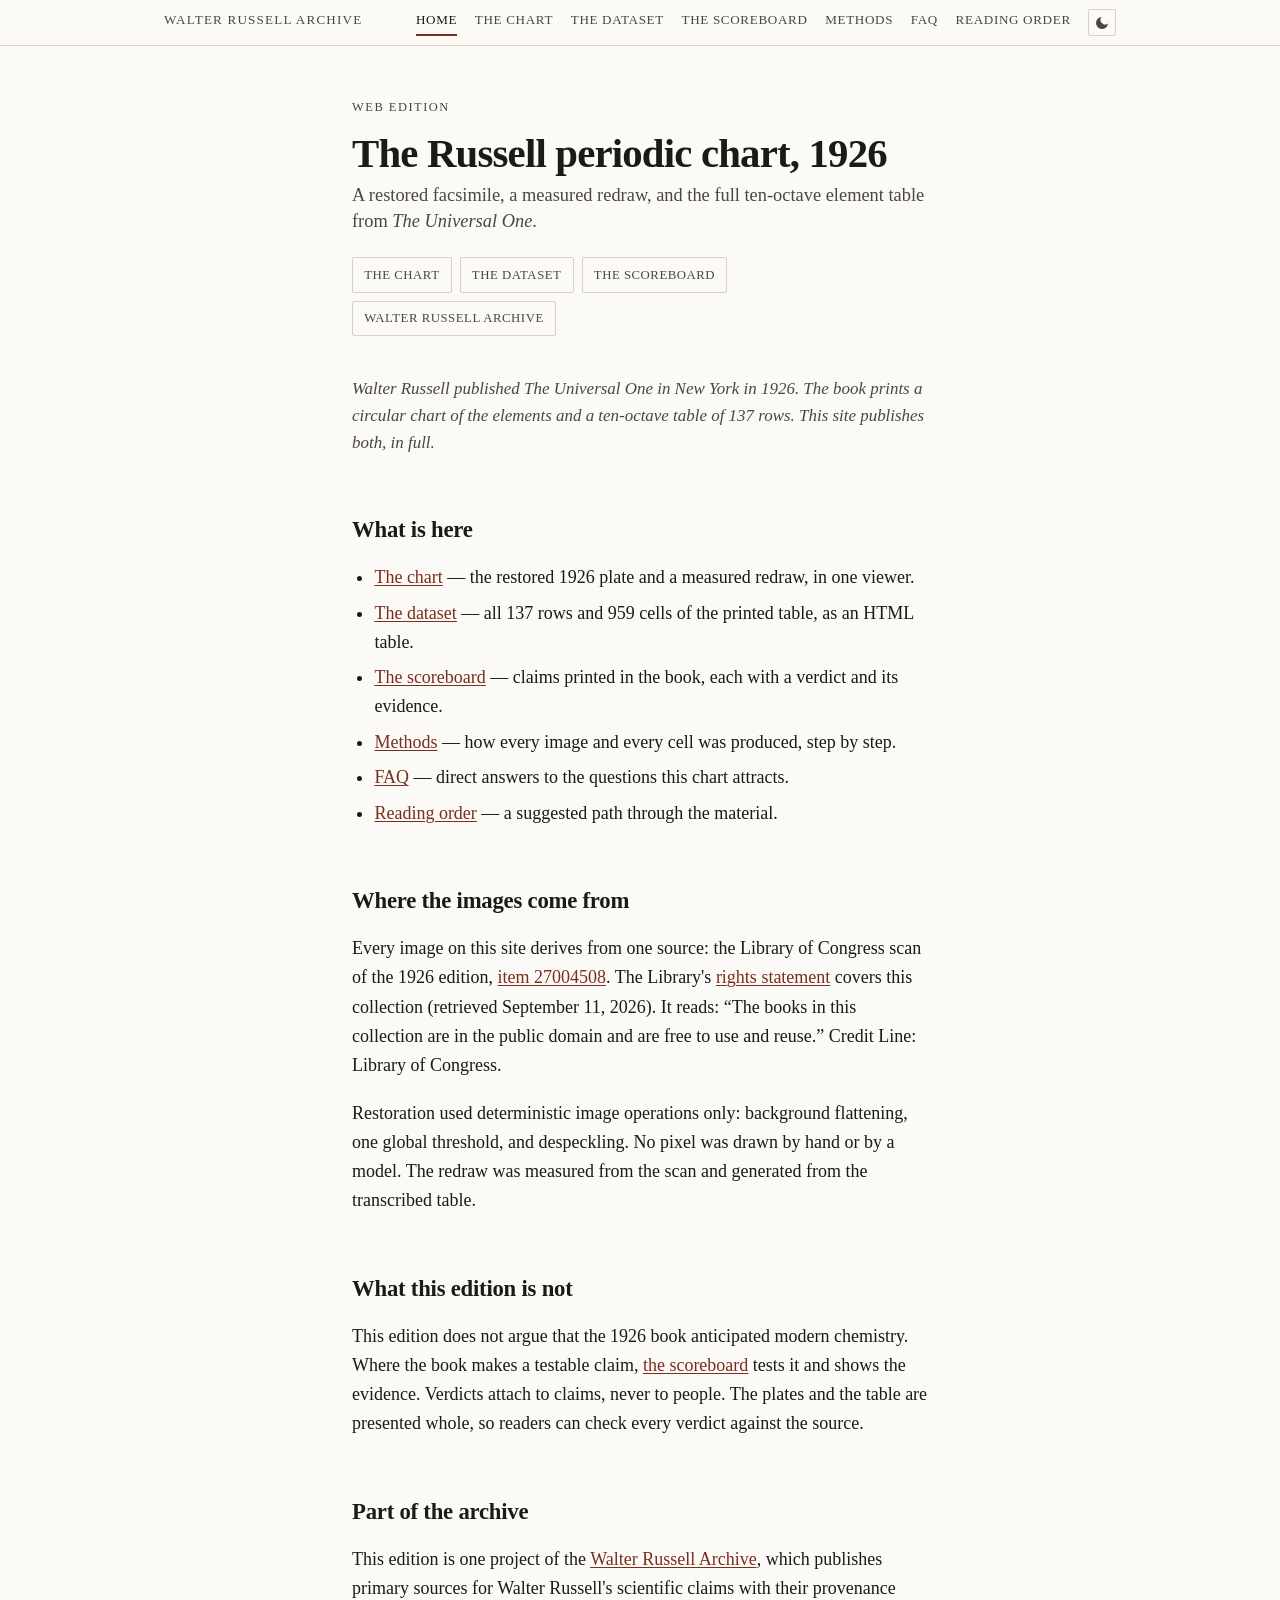
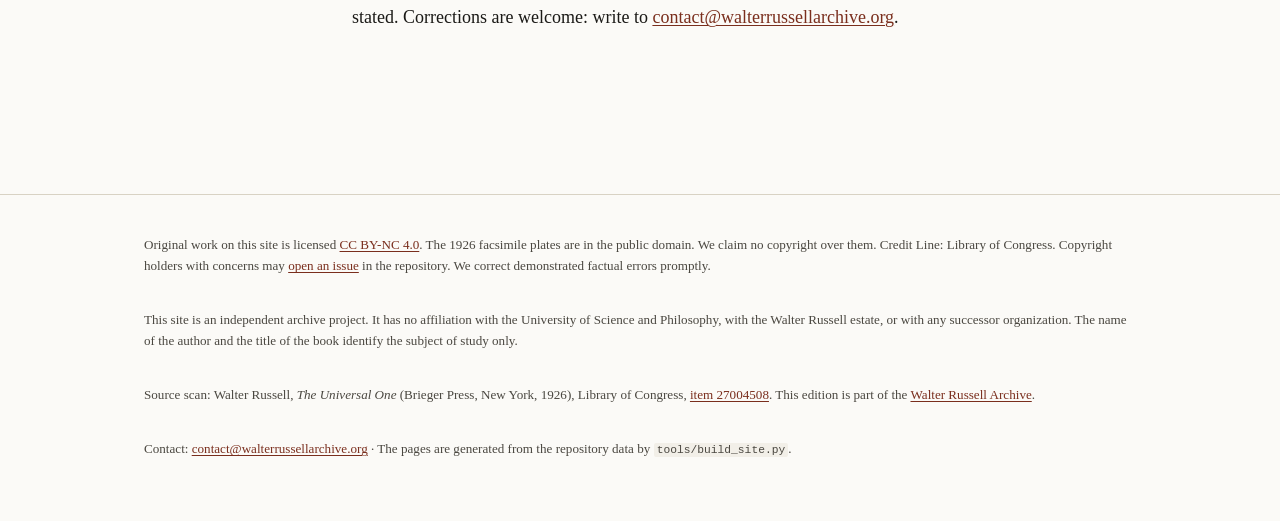
<file: docs/index.html>
<!doctype html>
<html lang="en">
<head>
<meta charset="utf-8">
<meta name="viewport" content="width=device-width, initial-scale=1">
<meta name="color-scheme" content="light dark">
<title>The Russell periodic chart, 1926 — the complete plate and table</title>
<meta name="description" content="Walter Russell&#x27;s 1926 periodic chart from The Universal One: a restored facsimile from the Library of Congress scan, a measured redraw, the full 137-row element table, and a claim-by-claim scoreboard.">
<link rel="canonical" href="https://charts.walterrussellarchive.org/">
<meta property="og:type" content="website">
<meta property="og:title" content="The Russell periodic chart, 1926 — the complete plate and table">
<meta property="og:description" content="Walter Russell&#x27;s 1926 periodic chart from The Universal One: a restored facsimile from the Library of Congress scan, a measured redraw, the full 137-row element table, and a claim-by-claim scoreboard.">
<meta property="og:url" content="https://charts.walterrussellarchive.org/">
<meta property="og:image" content="https://charts.walterrussellarchive.org/assets/og-card.png">
<meta property="og:image:width" content="1200">
<meta property="og:image:height" content="630">
<meta name="twitter:card" content="summary_large_image">
<link rel="stylesheet" href="assets/site.css">
<script>document.documentElement.classList.add("js");try{var t=localStorage.getItem("theme");if(t==="dark"||t==="light")document.documentElement.dataset.theme=t;}catch(e){}</script>
</head>
<body>
<header class="masthead">
  <div class="masthead-inner">
    <a class="wordmark" href="index.html">Walter Russell Archive</a>
    <nav>
      <a href="index.html" aria-current="page">Home</a>
      <a href="chart.html">The chart</a>
      <a href="dataset.html">The dataset</a>
      <a href="scoreboard.html">The scoreboard</a>
      <a href="methods.html">Methods</a>
      <a href="faq.html">FAQ</a>
      <a href="reading-order.html">Reading order</a>
      <button class="theme-toggle" type="button" data-theme-toggle aria-pressed="false"
              aria-label="Switch to the dark theme" title="Switch to the dark theme">
        <svg class="icon icon-moon" viewBox="0 0 24 24" aria-hidden="true" focusable="false"><path d="M21 12.8A9 9 0 1 1 11.2 3a7 7 0 0 0 9.8 9.8z"/></svg>
        <svg class="icon icon-sun" viewBox="0 0 24 24" aria-hidden="true" focusable="false"><circle cx="12" cy="12" r="4.6"/><path d="M12 1.4v2.4M12 20.2v2.4M4.4 4.4l1.7 1.7M17.9 17.9l1.7 1.7M1.4 12h2.4M20.2 12h2.4M4.4 19.6l1.7-1.7M17.9 6.1l1.7-1.7"/></svg>
      </button>
    </nav>
  </div>
</header>
<main>
<div class="title-block">
  <p class="kicker">Web edition</p>
  <h1>The Russell periodic chart, 1926</h1>
  <p class="subtitle">A restored facsimile, a measured redraw, and the full ten-octave element table from <em>The Universal One</em>.</p>
  <div class="toolbar"><a href="chart.html">The chart</a><a href="dataset.html">The dataset</a><a href="scoreboard.html">The scoreboard</a><a href="https://walterrussellarchive.org" rel="noopener">Walter Russell Archive</a></div>
</div>
<article class="prose">
<p class="lede">Walter Russell published <em>The Universal One</em> in New York in 1926.
The book prints a circular chart of the elements and a ten-octave table of 137 rows.
This site publishes both, in full.</p>

<h2 id="what-is-here">What is here</h2>
<ul>
  <li><a href="chart.html">The chart</a> &mdash; the restored 1926 plate and a measured
      redraw, in one viewer.</li>
  <li><a href="dataset.html">The dataset</a> &mdash; all 137 rows and 959 cells of the
      printed table, as an HTML table.</li>
  <li><a href="scoreboard.html">The scoreboard</a> &mdash; claims printed in the book,
      each with a verdict and its evidence.</li>
<li><a href="methods.html">Methods</a> &mdash; how every image and every cell was produced, step by step.</li>
<li><a href="faq.html">FAQ</a> &mdash; direct answers to the questions this chart attracts.</li>
<li><a href="reading-order.html">Reading order</a> &mdash; a suggested path through the material.</li>
</ul>

<h2 id="provenance">Where the images come from</h2>
<p>Every image on this site derives from one source: the Library of Congress scan of the
1926 edition, <a href="https://www.loc.gov/item/27004508/" rel="noopener">item 27004508</a>.
The Library's
<a href="https://www.loc.gov/collections/selected-digitized-books/about-this-collection/rights-and-access/" rel="noopener">rights
statement</a> covers this collection (retrieved September 11, 2026). It reads: &ldquo;The books
in this collection are in the public domain and are free to use and reuse.&rdquo;
Credit Line: Library of Congress.</p>
<p>Restoration used deterministic image operations only: background flattening, one global
threshold, and despeckling. No pixel was drawn by hand or by a model. The redraw was
measured from the scan and generated from the transcribed table.</p>

<h2 id="what-this-edition-is-not">What this edition is not</h2>
<p>This edition does not argue that the 1926 book anticipated modern chemistry.
Where the book makes a testable claim, <a href="scoreboard.html">the scoreboard</a> tests
it and shows the evidence. Verdicts attach to claims, never to people. The plates and the
table are presented whole, so readers can check every verdict against the source.</p>

<h2 id="about-the-archive">Part of the archive</h2>
<p>This edition is one project of the
<a href="https://walterrussellarchive.org" rel="noopener">Walter Russell Archive</a>, which publishes primary
sources for Walter Russell's scientific claims with their provenance stated.
Corrections are welcome: write to <a href="mailto:contact@walterrussellarchive.org">contact@walterrussellarchive.org</a>.</p>
</article>
</main>
<footer class="site">
  <div class="footer-inner">
    <p>Original work on this site is licensed <a href="https://creativecommons.org/licenses/by-nc/4.0/" rel="noopener">CC BY-NC 4.0</a>. The 1926 facsimile plates are in the public domain. We claim no copyright over them. Credit Line: Library of Congress. Copyright holders with concerns may <a href="https://github.com/walter-russell-archive/walter-russell-charts/issues" rel="noopener">open an issue</a> in the repository. We correct demonstrated factual errors promptly.</p>
    <p>This site is an independent archive project. It has no affiliation with the University of Science and Philosophy, with the Walter Russell estate, or with any successor organization. The name of the author and the title of the book identify the subject of study only.</p>
    <p>Source scan: Walter Russell, <em>The Universal One</em> (Brieger Press, New York, 1926),
       Library of Congress, <a href="https://www.loc.gov/item/27004508/" rel="noopener">item 27004508</a>.
       This edition is part of the <a href="https://walterrussellarchive.org" rel="noopener">Walter Russell Archive</a>.</p>
    <p>Contact: <a href="mailto:contact@walterrussellarchive.org">contact@walterrussellarchive.org</a>
       &middot; The pages are generated from the repository data by <code>tools/build_site.py</code>.</p>
  </div>
</footer>
<script src="assets/site.js"></script>
</body>
</html>
</file>
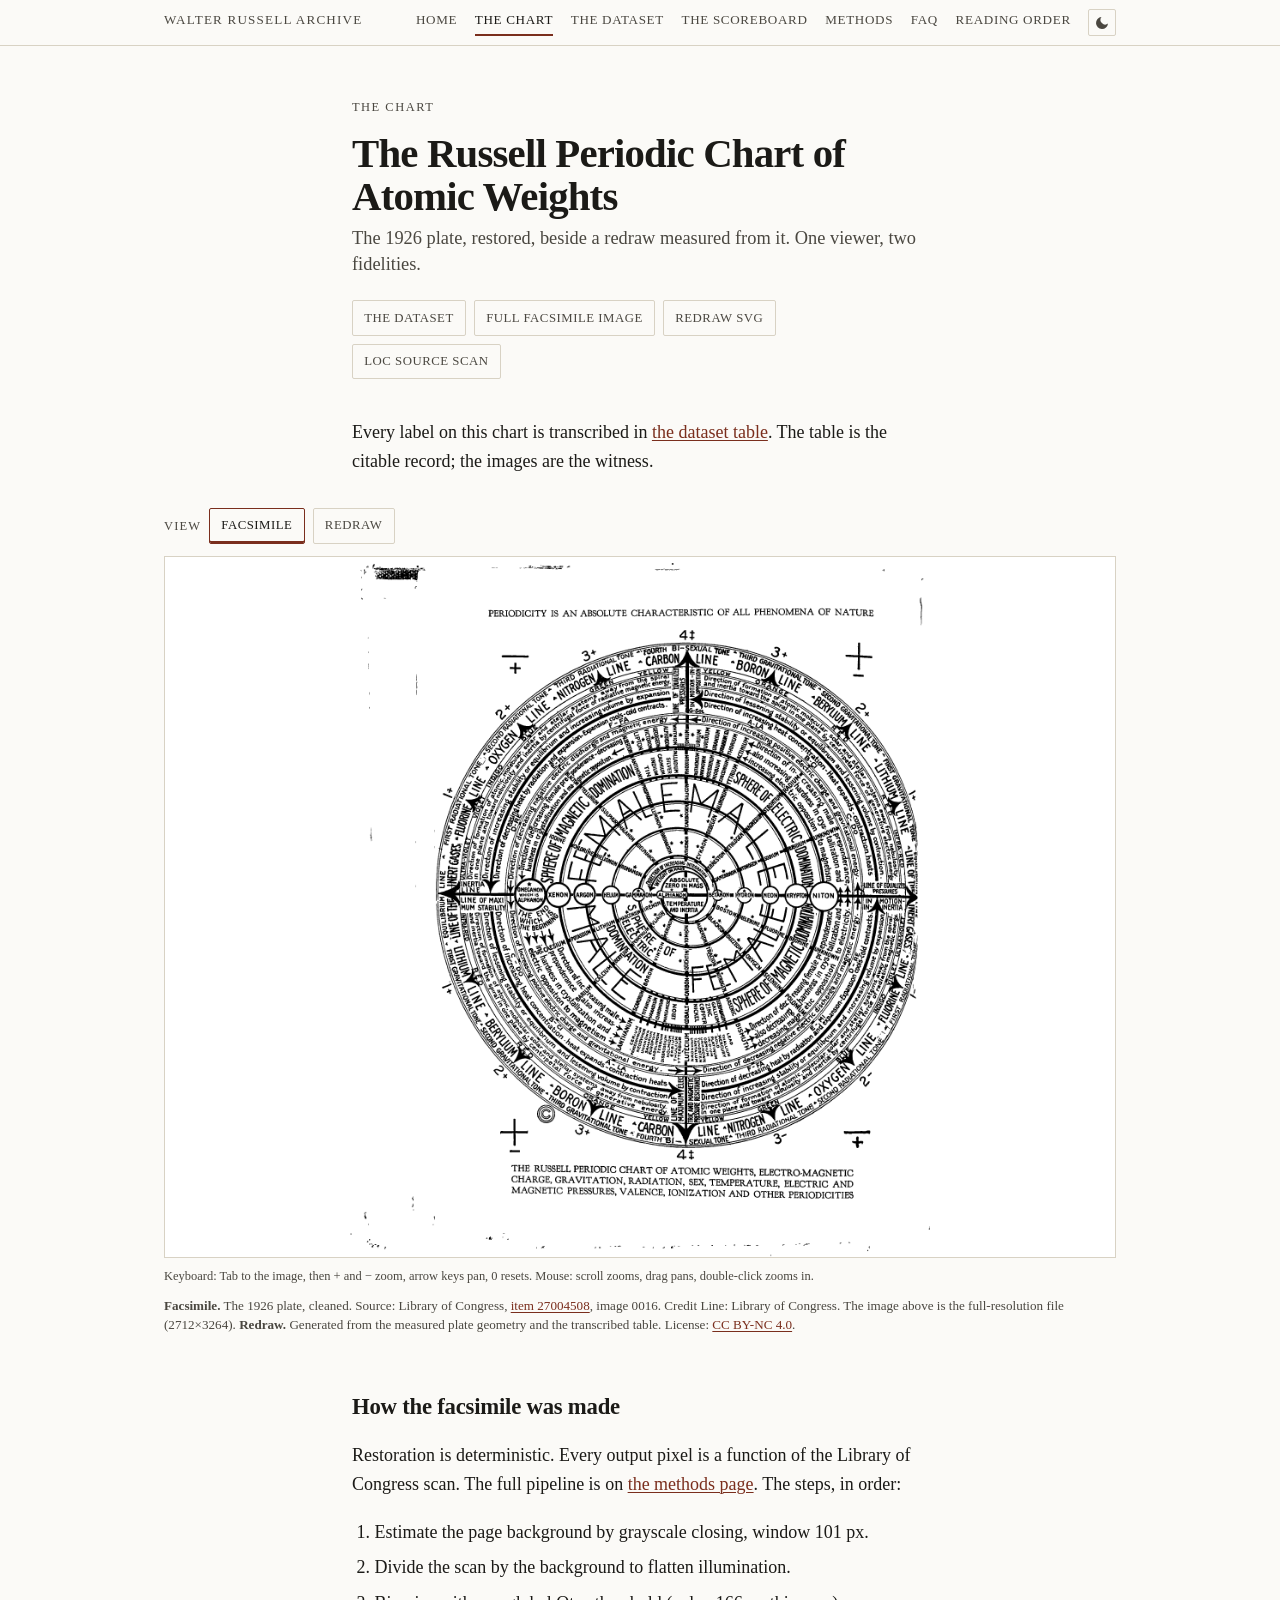
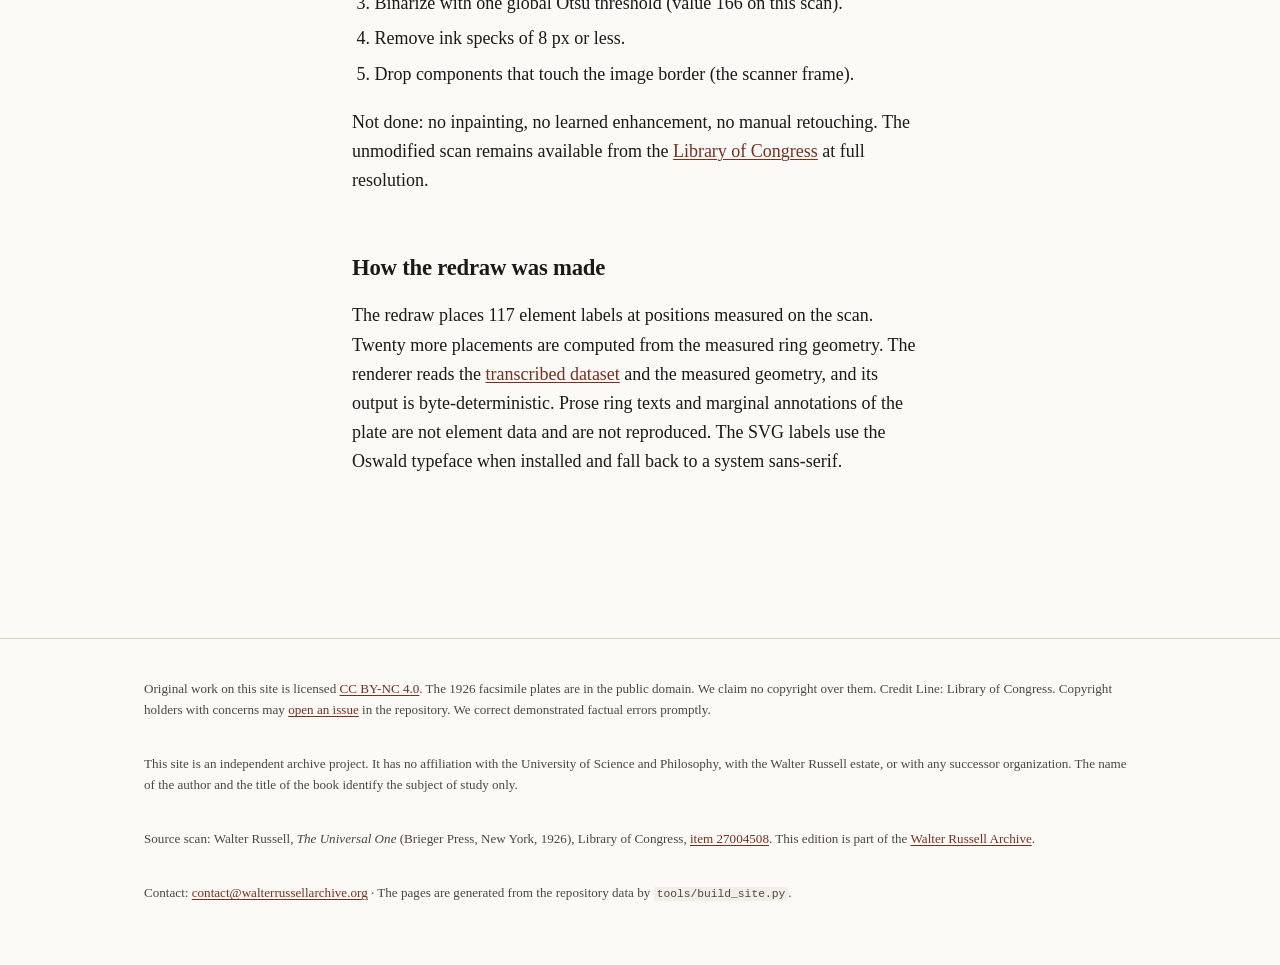
<file: docs/chart.html>
<!doctype html>
<html lang="en">
<head>
<meta charset="utf-8">
<meta name="viewport" content="width=device-width, initial-scale=1">
<meta name="color-scheme" content="light dark">
<title>The chart — the Russell Periodic Chart of Atomic Weights, 1926</title>
<meta name="description" content="Russell&#x27;s 1926 periodic chart in two fidelities: the restored Library of Congress plate and a measured vector redraw, with a keyboard-accessible toggle and pan-zoom viewer.">
<link rel="canonical" href="https://charts.walterrussellarchive.org/chart.html">
<meta property="og:type" content="article">
<meta property="og:title" content="The chart — the Russell Periodic Chart of Atomic Weights, 1926">
<meta property="og:description" content="Russell&#x27;s 1926 periodic chart in two fidelities: the restored Library of Congress plate and a measured vector redraw, with a keyboard-accessible toggle and pan-zoom viewer.">
<meta property="og:url" content="https://charts.walterrussellarchive.org/chart.html">
<meta property="og:image" content="https://charts.walterrussellarchive.org/assets/og-card.png">
<meta property="og:image:width" content="1200">
<meta property="og:image:height" content="630">
<meta name="twitter:card" content="summary_large_image">
<link rel="stylesheet" href="assets/site.css">
<script>document.documentElement.classList.add("js");try{var t=localStorage.getItem("theme");if(t==="dark"||t==="light")document.documentElement.dataset.theme=t;}catch(e){}</script>
</head>
<body>
<header class="masthead">
  <div class="masthead-inner">
    <a class="wordmark" href="index.html">Walter Russell Archive</a>
    <nav>
      <a href="index.html">Home</a>
      <a href="chart.html" aria-current="page">The chart</a>
      <a href="dataset.html">The dataset</a>
      <a href="scoreboard.html">The scoreboard</a>
      <a href="methods.html">Methods</a>
      <a href="faq.html">FAQ</a>
      <a href="reading-order.html">Reading order</a>
      <button class="theme-toggle" type="button" data-theme-toggle aria-pressed="false"
              aria-label="Switch to the dark theme" title="Switch to the dark theme">
        <svg class="icon icon-moon" viewBox="0 0 24 24" aria-hidden="true" focusable="false"><path d="M21 12.8A9 9 0 1 1 11.2 3a7 7 0 0 0 9.8 9.8z"/></svg>
        <svg class="icon icon-sun" viewBox="0 0 24 24" aria-hidden="true" focusable="false"><circle cx="12" cy="12" r="4.6"/><path d="M12 1.4v2.4M12 20.2v2.4M4.4 4.4l1.7 1.7M17.9 17.9l1.7 1.7M1.4 12h2.4M20.2 12h2.4M4.4 19.6l1.7-1.7M17.9 6.1l1.7-1.7"/></svg>
      </button>
    </nav>
  </div>
</header>
<main>
<div class="title-block">
  <p class="kicker">The chart</p>
  <h1>The Russell Periodic Chart of Atomic Weights</h1>
  <p class="subtitle">The 1926 plate, restored, beside a redraw measured from it. One viewer, two fidelities.</p>
  <div class="toolbar"><a href="dataset.html">The dataset</a><a href="assets/facsimile.png">Full facsimile image</a><a href="charts/russell_periodic.svg">Redraw SVG</a><a href="https://www.loc.gov/item/27004508/" rel="noopener">LoC source scan</a></div>
</div>
<div class="prose">
<p>Every label on this chart is transcribed in <a href="dataset.html">the dataset
table</a>. The table is the citable record; the images are the witness.</p>
</div>
<div class="viewer">
  <input type="radio" name="view" id="view-facsimile" checked>
  <input type="radio" name="view" id="view-redraw">
  <div class="view-toggle" role="group" aria-label="Chart view">
    <span class="group-label" aria-hidden="true">View</span>
    <label for="view-facsimile">Facsimile</label>
    <label for="view-redraw">Redraw</label>
  </div>
  <div class="pane pane-facsimile" data-panzoom tabindex="0" role="group"
       aria-label="Facsimile viewer. Zoomable image.">
    <img src="assets/facsimile.png" alt="Restored 1926 plate: concentric octave rings of element names around a central spiral, with hand-lettered labels." width="2712" height="3264">
  </div>
  <div class="pane pane-redraw" data-panzoom tabindex="0" role="group"
       aria-label="Redraw viewer. Zoomable image.">
    <img src="charts/russell_periodic.svg" alt="Vector redraw of the same chart: the measured rings and all 137 element labels, in clean type." width="2314" height="2314" decoding="async">
  </div>
  <p class="viewer-help">Keyboard: Tab to the image, then + and &minus; zoom, arrow keys
  pan, 0 resets. Mouse: scroll zooms, drag pans, double-click zooms in.</p>
  <p class="pane-caption"><b>Facsimile.</b> The 1926 plate, cleaned. Source: Library of
  Congress, <a href="https://www.loc.gov/item/27004508/" rel="noopener">item 27004508</a>, image 0016.
  Credit Line: Library of Congress. The image above is the full-resolution file
  (2712&times;3264).
  <b>Redraw.</b> Generated from the measured plate geometry and the transcribed table.
  License: <a href="https://creativecommons.org/licenses/by-nc/4.0/" rel="noopener">CC BY-NC 4.0</a>.</p>
</div>
<div class="prose">
<h2 id="how-the-facsimile-was-made">How the facsimile was made</h2>
<p>Restoration is deterministic. Every output pixel is a function of the Library of
Congress scan. The full pipeline is on <a href="methods.html">the methods page</a>. The steps, in order:</p>
<ol>
  <li>Estimate the page background by grayscale closing, window 101&nbsp;px.</li>
  <li>Divide the scan by the background to flatten illumination.</li>
  <li>Binarize with one global Otsu threshold (value 166 on this scan).</li>
  <li>Remove ink specks of 8&nbsp;px or less.</li>
  <li>Drop components that touch the image border (the scanner frame).</li>
</ol>
<p>Not done: no inpainting, no learned enhancement, no manual retouching. The unmodified
scan remains available from the
<a href="https://www.loc.gov/item/27004508/" rel="noopener">Library of Congress</a> at full resolution.</p>

<h2 id="how-the-redraw-was-made">How the redraw was made</h2>
<p>The redraw places 117 element labels at positions measured on the scan. Twenty more
placements are computed from the measured ring geometry. The renderer reads the
<a href="dataset.html">transcribed dataset</a> and the measured geometry, and its output
is byte-deterministic. Prose ring texts and marginal annotations of the plate are not
element data and are not reproduced. The SVG labels use the Oswald typeface when
installed and fall back to a system sans-serif.</p>
</div>
</main>
<footer class="site">
  <div class="footer-inner">
    <p>Original work on this site is licensed <a href="https://creativecommons.org/licenses/by-nc/4.0/" rel="noopener">CC BY-NC 4.0</a>. The 1926 facsimile plates are in the public domain. We claim no copyright over them. Credit Line: Library of Congress. Copyright holders with concerns may <a href="https://github.com/walter-russell-archive/walter-russell-charts/issues" rel="noopener">open an issue</a> in the repository. We correct demonstrated factual errors promptly.</p>
    <p>This site is an independent archive project. It has no affiliation with the University of Science and Philosophy, with the Walter Russell estate, or with any successor organization. The name of the author and the title of the book identify the subject of study only.</p>
    <p>Source scan: Walter Russell, <em>The Universal One</em> (Brieger Press, New York, 1926),
       Library of Congress, <a href="https://www.loc.gov/item/27004508/" rel="noopener">item 27004508</a>.
       This edition is part of the <a href="https://walterrussellarchive.org" rel="noopener">Walter Russell Archive</a>.</p>
    <p>Contact: <a href="mailto:contact@walterrussellarchive.org">contact@walterrussellarchive.org</a>
       &middot; The pages are generated from the repository data by <code>tools/build_site.py</code>.</p>
  </div>
</footer>
<script src="assets/site.js"></script>
</body>
</html>
</file>
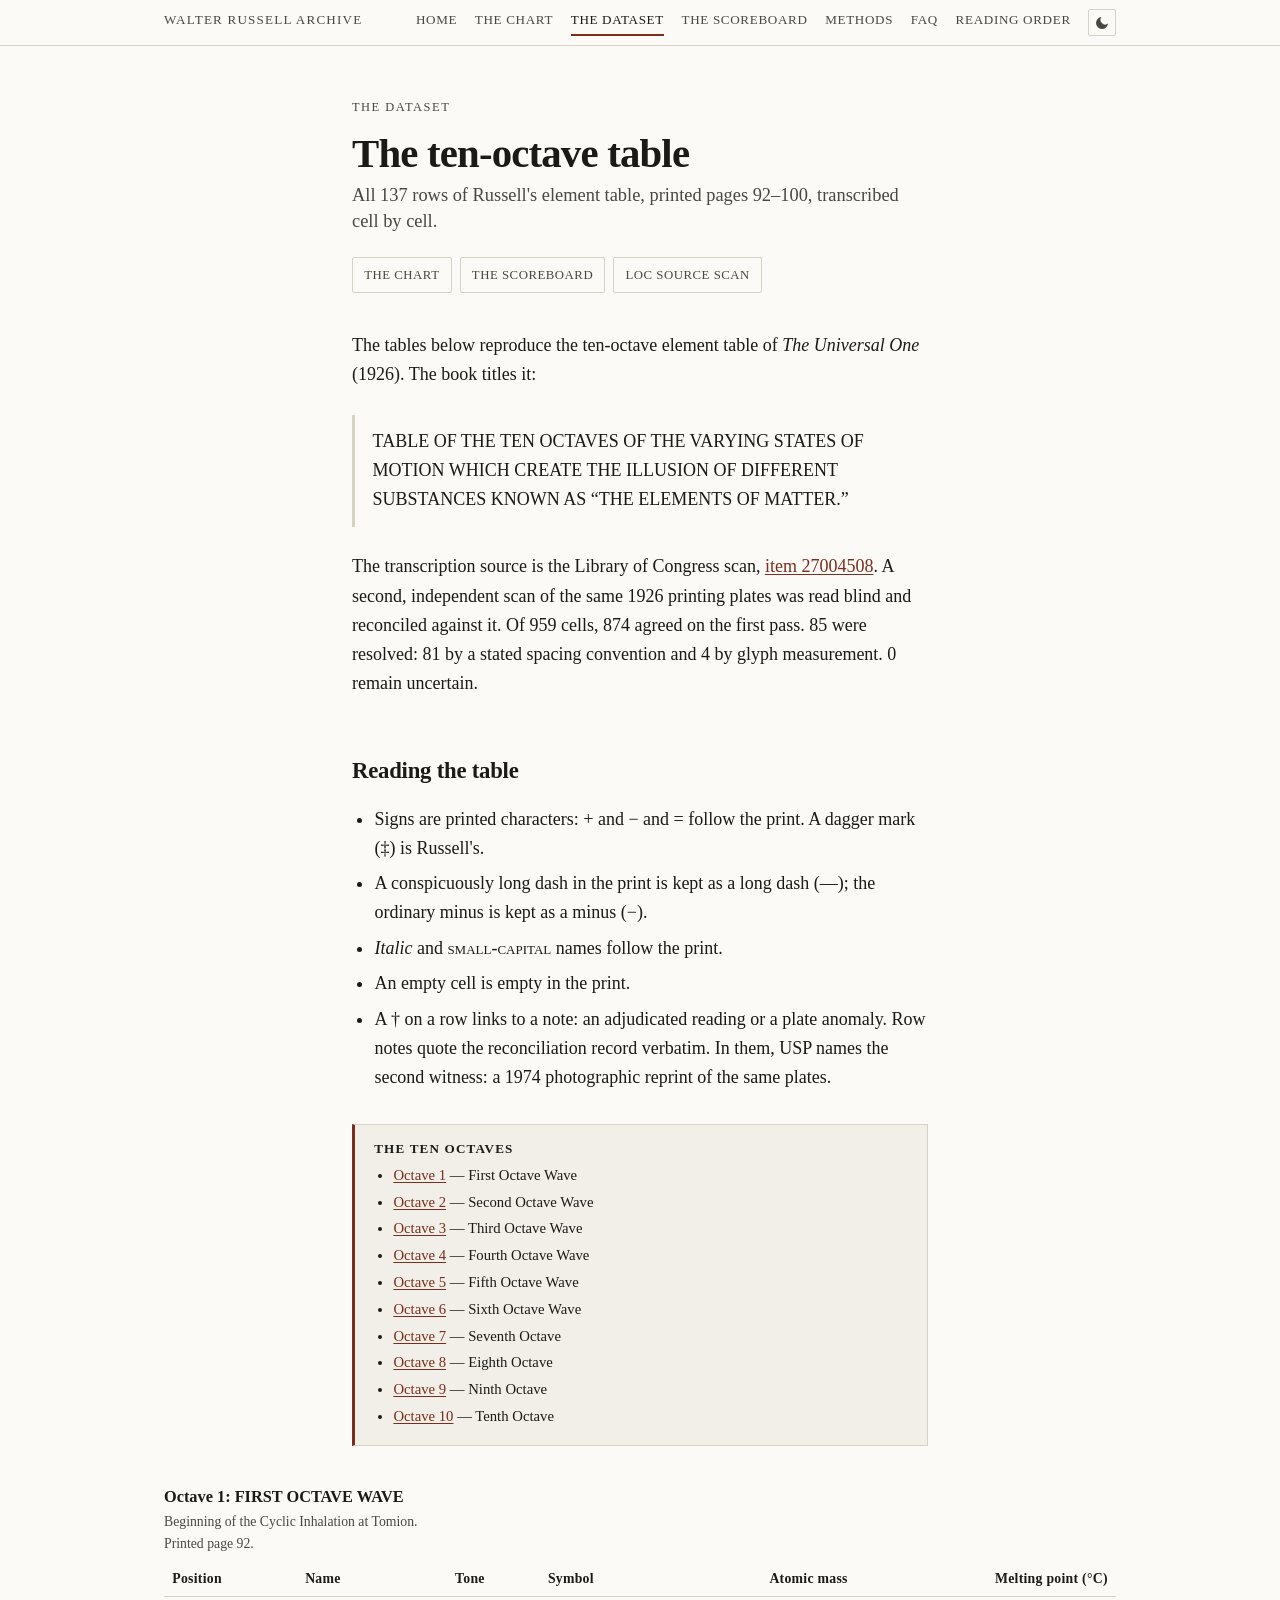
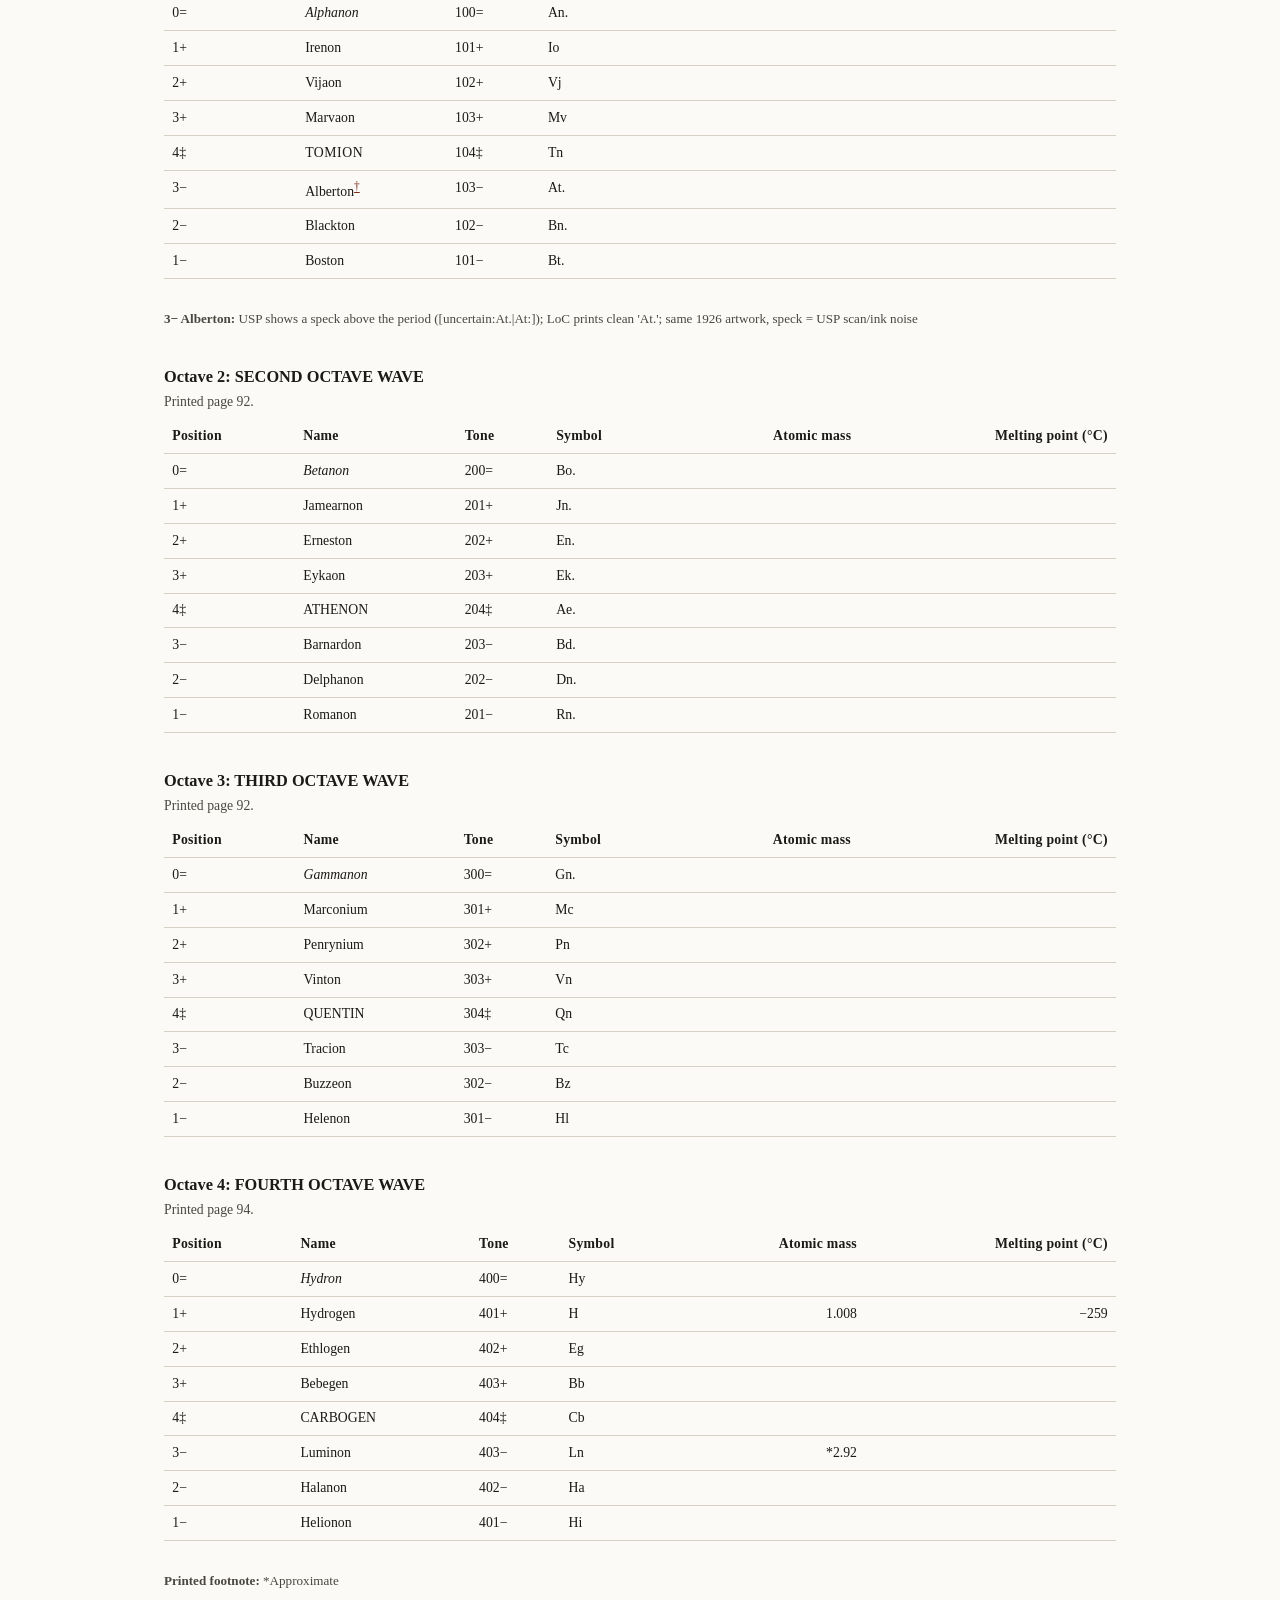
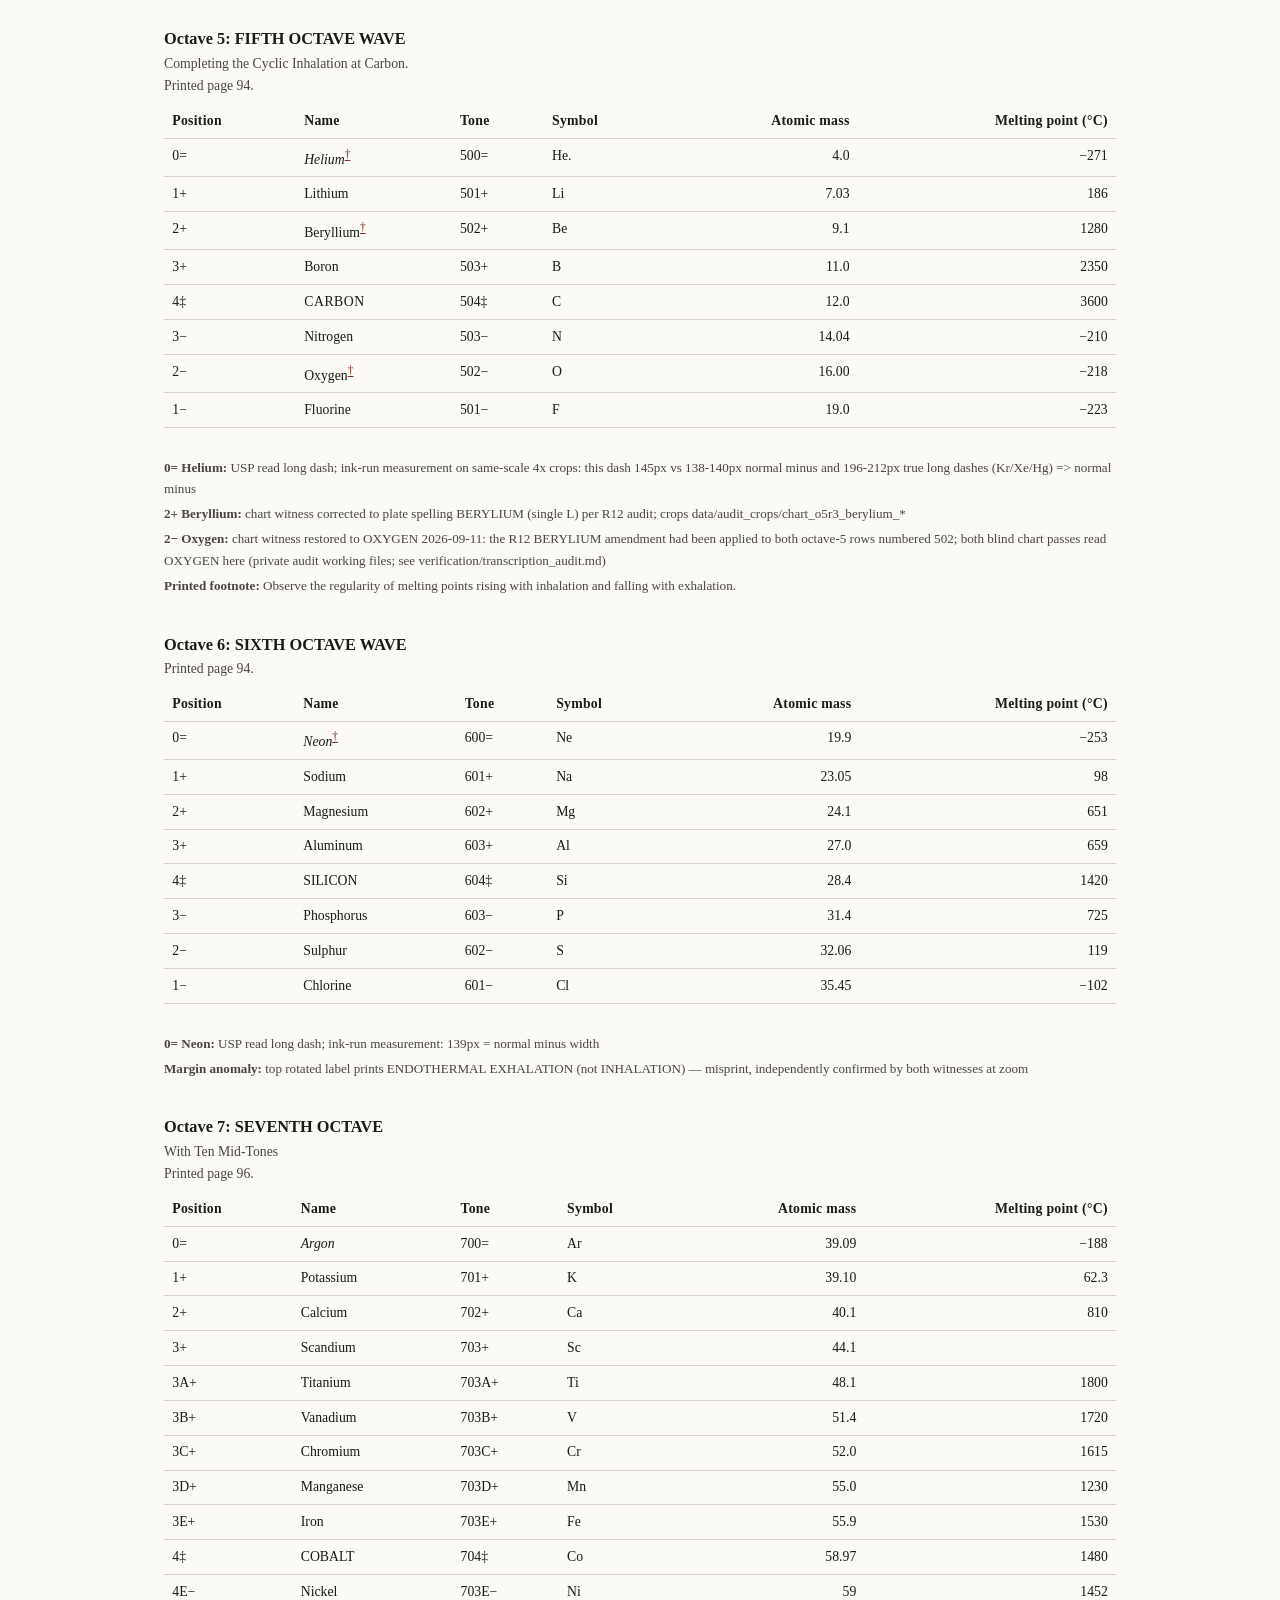
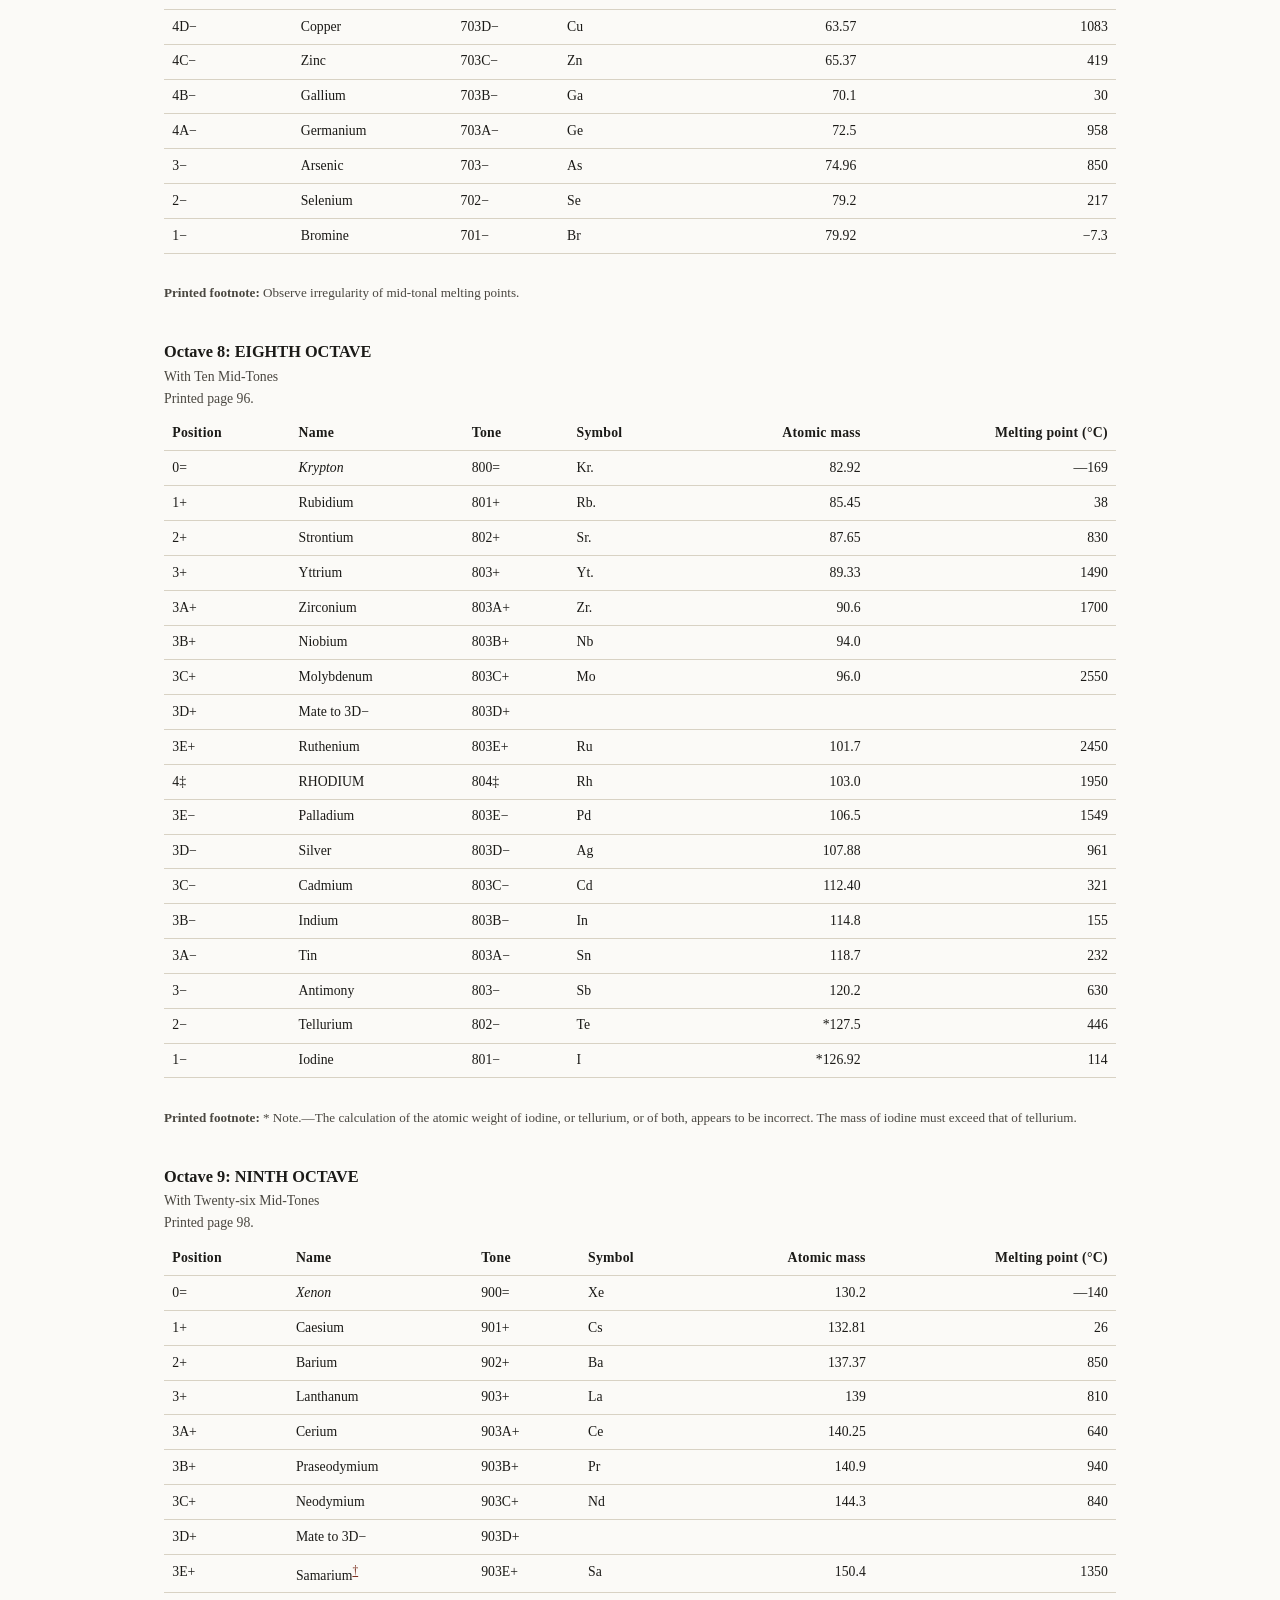
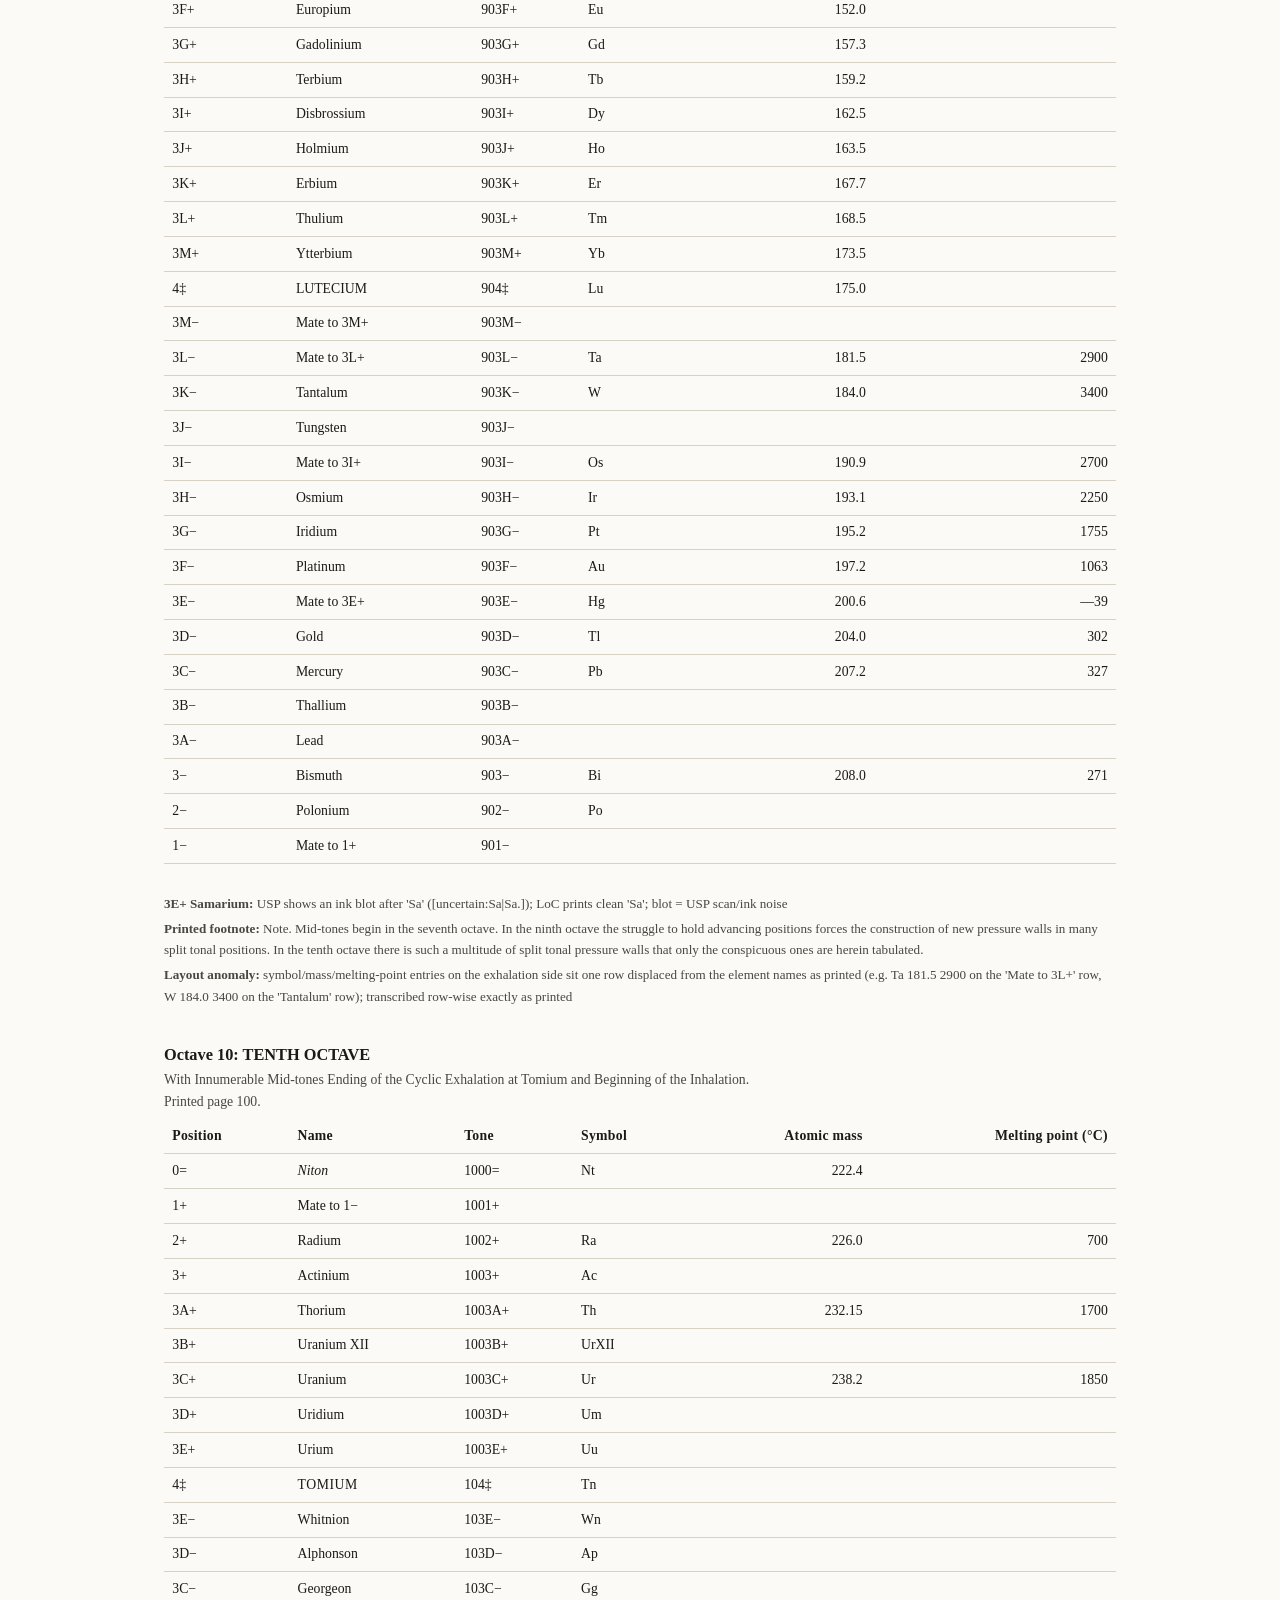
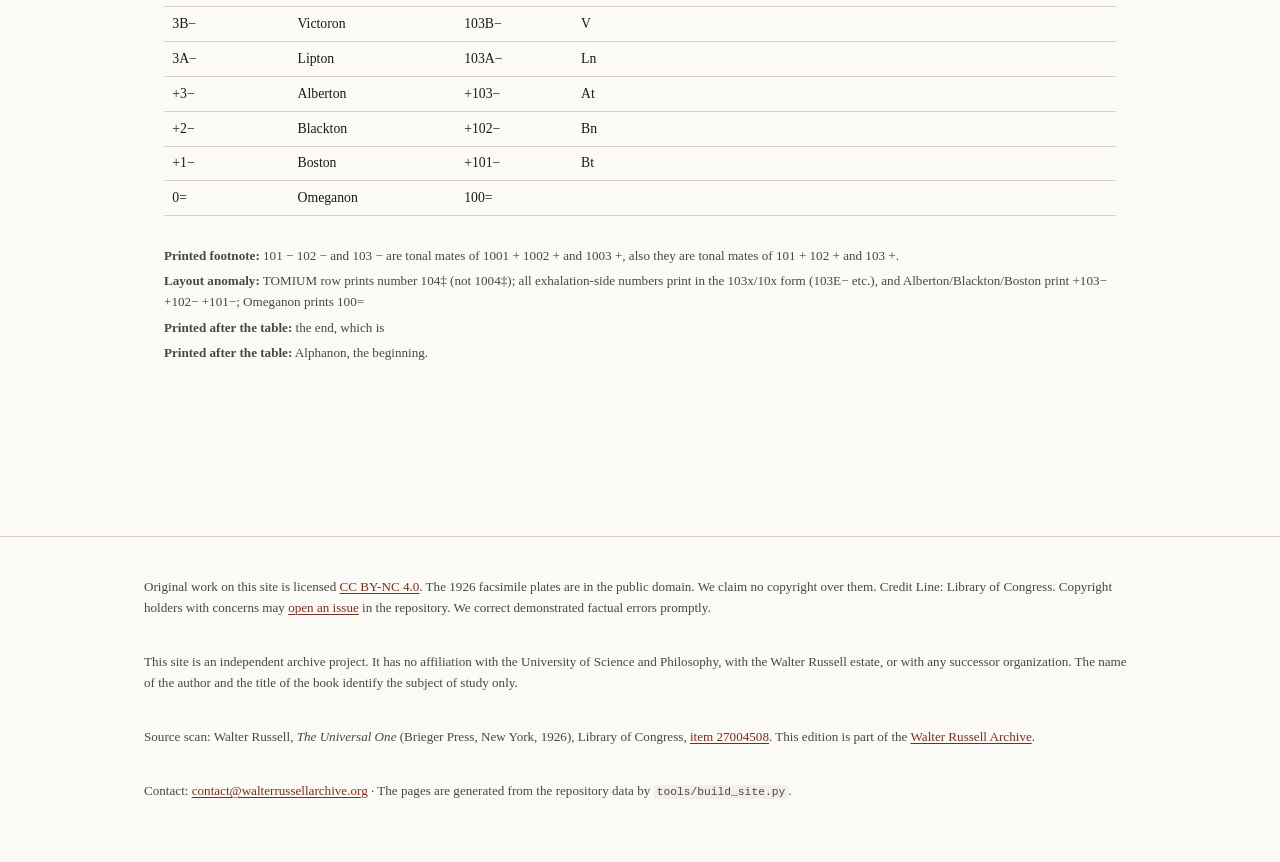
<file: docs/dataset.html>
<!doctype html>
<html lang="en">
<head>
<meta charset="utf-8">
<meta name="viewport" content="width=device-width, initial-scale=1">
<meta name="color-scheme" content="light dark">
<title>The dataset — Russell&#x27;s ten-octave element table, 1926</title>
<meta name="description" content="The complete 137-row, 959-cell transcription of Walter Russell&#x27;s ten-octave element table from The Universal One (1926), double-witnessed against two scans, with every printed footnote and layout anomaly.">
<link rel="canonical" href="https://charts.walterrussellarchive.org/dataset.html">
<meta property="og:type" content="article">
<meta property="og:title" content="The dataset — Russell&#x27;s ten-octave element table, 1926">
<meta property="og:description" content="The complete 137-row, 959-cell transcription of Walter Russell&#x27;s ten-octave element table from The Universal One (1926), double-witnessed against two scans, with every printed footnote and layout anomaly.">
<meta property="og:url" content="https://charts.walterrussellarchive.org/dataset.html">
<meta property="og:image" content="https://charts.walterrussellarchive.org/assets/og-card.png">
<meta property="og:image:width" content="1200">
<meta property="og:image:height" content="630">
<meta name="twitter:card" content="summary_large_image">
<link rel="stylesheet" href="assets/site.css">
<script>document.documentElement.classList.add("js");try{var t=localStorage.getItem("theme");if(t==="dark"||t==="light")document.documentElement.dataset.theme=t;}catch(e){}</script>
</head>
<body>
<header class="masthead">
  <div class="masthead-inner">
    <a class="wordmark" href="index.html">Walter Russell Archive</a>
    <nav>
      <a href="index.html">Home</a>
      <a href="chart.html">The chart</a>
      <a href="dataset.html" aria-current="page">The dataset</a>
      <a href="scoreboard.html">The scoreboard</a>
      <a href="methods.html">Methods</a>
      <a href="faq.html">FAQ</a>
      <a href="reading-order.html">Reading order</a>
      <button class="theme-toggle" type="button" data-theme-toggle aria-pressed="false"
              aria-label="Switch to the dark theme" title="Switch to the dark theme">
        <svg class="icon icon-moon" viewBox="0 0 24 24" aria-hidden="true" focusable="false"><path d="M21 12.8A9 9 0 1 1 11.2 3a7 7 0 0 0 9.8 9.8z"/></svg>
        <svg class="icon icon-sun" viewBox="0 0 24 24" aria-hidden="true" focusable="false"><circle cx="12" cy="12" r="4.6"/><path d="M12 1.4v2.4M12 20.2v2.4M4.4 4.4l1.7 1.7M17.9 17.9l1.7 1.7M1.4 12h2.4M20.2 12h2.4M4.4 19.6l1.7-1.7M17.9 6.1l1.7-1.7"/></svg>
      </button>
    </nav>
  </div>
</header>
<main>
<div class="title-block">
  <p class="kicker">The dataset</p>
  <h1>The ten-octave table</h1>
  <p class="subtitle">All 137 rows of Russell's element table, printed pages 92&ndash;100, transcribed cell by cell.</p>
  <div class="toolbar"><a href="chart.html">The chart</a><a href="scoreboard.html">The scoreboard</a><a href="https://www.loc.gov/item/27004508/" rel="noopener">LoC source scan</a></div>
</div>
<div class="prose">
<p>The tables below reproduce the ten-octave element table of
<em>The Universal One</em> (1926). The book titles it:</p>
<blockquote><p>TABLE OF THE TEN OCTAVES OF THE VARYING STATES OF MOTION WHICH CREATE THE ILLUSION OF DIFFERENT SUBSTANCES KNOWN AS “THE ELEMENTS OF MATTER.”</p></blockquote>
<p>The transcription source is the Library of Congress scan,
<a href="https://www.loc.gov/item/27004508/" rel="noopener">item 27004508</a>. A second, independent scan of the
same 1926 printing plates was read blind and reconciled against it. Of
959 cells, 874 agreed on the first
pass. 85 were resolved: 81 by a
stated spacing convention and 4 by glyph
measurement. 0 remain uncertain.</p>
<h2 id="conventions">Reading the table</h2>
<ul>
  <li>Signs are printed characters: + and &minus; and = follow the print. A dagger mark
      (&#8225;) is Russell's.</li>
  <li>A conspicuously long dash in the print is kept as a long dash (&mdash;); the
      ordinary minus is kept as a minus (&minus;).</li>
  <li><span class="name-italic">Italic</span> and
      <span class="name-smallcaps">small-capital</span> names follow the print.</li>
  <li>An empty cell is empty in the print.</li>
  <li>A &dagger; on a row links to a note: an adjudicated reading or a plate anomaly.
      Row notes quote the reconciliation record verbatim. In them, USP names the second
      witness: a 1974 photographic reprint of the same plates.</li>
</ul>
<nav class="callout toc" aria-label="Octaves">
  <h2>The ten octaves</h2>
  <ul>
    <li><a href="#octave-1">Octave 1</a> &mdash; First Octave Wave</li>
    <li><a href="#octave-2">Octave 2</a> &mdash; Second Octave Wave</li>
    <li><a href="#octave-3">Octave 3</a> &mdash; Third Octave Wave</li>
    <li><a href="#octave-4">Octave 4</a> &mdash; Fourth Octave Wave</li>
    <li><a href="#octave-5">Octave 5</a> &mdash; Fifth Octave Wave</li>
    <li><a href="#octave-6">Octave 6</a> &mdash; Sixth Octave Wave</li>
    <li><a href="#octave-7">Octave 7</a> &mdash; Seventh Octave</li>
    <li><a href="#octave-8">Octave 8</a> &mdash; Eighth Octave</li>
    <li><a href="#octave-9">Octave 9</a> &mdash; Ninth Octave</li>
    <li><a href="#octave-10">Octave 10</a> &mdash; Tenth Octave</li>
  </ul>
</nav>
</div>
<div class="prose-wide">
<div class="table-wrap">
<table>
<caption id="octave-1">Octave 1: FIRST OCTAVE WAVE<span class="octave-sub">Beginning of the Cyclic Inhalation at Tomion.</span>
<span class="octave-sub">Printed page 92.</span></caption>
<thead><tr><th scope="col">Position</th><th scope="col">Name</th><th scope="col">Tone</th>
<th scope="col">Symbol</th><th scope="col" class="num">Atomic mass</th>
<th scope="col" class="num">Melting point (&deg;C)</th></tr></thead>
<tbody>
<tr><td class="sigil">0=</td><td><span class="name-italic">Alphanon</span></td><td class="sigil">100=</td><td>An.</td><td class="num"></td><td class="num"></td></tr>
<tr><td class="sigil">1+</td><td>Irenon</td><td class="sigil">101+</td><td>Io</td><td class="num"></td><td class="num"></td></tr>
<tr><td class="sigil">2+</td><td>Vijaon</td><td class="sigil">102+</td><td>Vj</td><td class="num"></td><td class="num"></td></tr>
<tr><td class="sigil">3+</td><td>Marvaon</td><td class="sigil">103+</td><td>Mv</td><td class="num"></td><td class="num"></td></tr>
<tr><td class="sigil">4‡</td><td><span class="name-caps">TOMION</span></td><td class="sigil">104‡</td><td>Tn</td><td class="num"></td><td class="num"></td></tr>
<tr><td class="sigil">3−</td><td>Alberton<sup><a href="#o1-notes" aria-label="Note for this row">&dagger;</a></sup></td><td class="sigil">103−</td><td>At.</td><td class="num"></td><td class="num"></td></tr>
<tr><td class="sigil">2−</td><td>Blackton</td><td class="sigil">102−</td><td>Bn.</td><td class="num"></td><td class="num"></td></tr>
<tr><td class="sigil">1−</td><td>Boston</td><td class="sigil">101−</td><td>Bt.</td><td class="num"></td><td class="num"></td></tr>
</tbody>
</table>
</div>
<div class="table-note" id="o1-notes"><p><b>3− Alberton:</b> USP shows a speck above the period ([uncertain:At.|At:]); LoC prints clean &#x27;At.&#x27;; same 1926 artwork, speck = USP scan/ink noise</p></div>
<div class="table-wrap">
<table>
<caption id="octave-2">Octave 2: SECOND OCTAVE WAVE
<span class="octave-sub">Printed page 92.</span></caption>
<thead><tr><th scope="col">Position</th><th scope="col">Name</th><th scope="col">Tone</th>
<th scope="col">Symbol</th><th scope="col" class="num">Atomic mass</th>
<th scope="col" class="num">Melting point (&deg;C)</th></tr></thead>
<tbody>
<tr><td class="sigil">0=</td><td><span class="name-italic">Betanon</span></td><td class="sigil">200=</td><td>Bo.</td><td class="num"></td><td class="num"></td></tr>
<tr><td class="sigil">1+</td><td>Jamearnon</td><td class="sigil">201+</td><td>Jn.</td><td class="num"></td><td class="num"></td></tr>
<tr><td class="sigil">2+</td><td>Erneston</td><td class="sigil">202+</td><td>En.</td><td class="num"></td><td class="num"></td></tr>
<tr><td class="sigil">3+</td><td>Eykaon</td><td class="sigil">203+</td><td>Ek.</td><td class="num"></td><td class="num"></td></tr>
<tr><td class="sigil">4‡</td><td><span class="name-smallcaps">ATHENON</span></td><td class="sigil">204‡</td><td>Ae.</td><td class="num"></td><td class="num"></td></tr>
<tr><td class="sigil">3−</td><td>Barnardon</td><td class="sigil">203−</td><td>Bd.</td><td class="num"></td><td class="num"></td></tr>
<tr><td class="sigil">2−</td><td>Delphanon</td><td class="sigil">202−</td><td>Dn.</td><td class="num"></td><td class="num"></td></tr>
<tr><td class="sigil">1−</td><td>Romanon</td><td class="sigil">201−</td><td>Rn.</td><td class="num"></td><td class="num"></td></tr>
</tbody>
</table>
</div>

<div class="table-wrap">
<table>
<caption id="octave-3">Octave 3: THIRD OCTAVE WAVE
<span class="octave-sub">Printed page 92.</span></caption>
<thead><tr><th scope="col">Position</th><th scope="col">Name</th><th scope="col">Tone</th>
<th scope="col">Symbol</th><th scope="col" class="num">Atomic mass</th>
<th scope="col" class="num">Melting point (&deg;C)</th></tr></thead>
<tbody>
<tr><td class="sigil">0=</td><td><span class="name-italic">Gammanon</span></td><td class="sigil">300=</td><td>Gn.</td><td class="num"></td><td class="num"></td></tr>
<tr><td class="sigil">1+</td><td>Marconium</td><td class="sigil">301+</td><td>Mc</td><td class="num"></td><td class="num"></td></tr>
<tr><td class="sigil">2+</td><td>Penrynium</td><td class="sigil">302+</td><td>Pn</td><td class="num"></td><td class="num"></td></tr>
<tr><td class="sigil">3+</td><td>Vinton</td><td class="sigil">303+</td><td>Vn</td><td class="num"></td><td class="num"></td></tr>
<tr><td class="sigil">4‡</td><td><span class="name-smallcaps">QUENTIN</span></td><td class="sigil">304‡</td><td>Qn</td><td class="num"></td><td class="num"></td></tr>
<tr><td class="sigil">3−</td><td>Tracion</td><td class="sigil">303−</td><td>Tc</td><td class="num"></td><td class="num"></td></tr>
<tr><td class="sigil">2−</td><td>Buzzeon</td><td class="sigil">302−</td><td>Bz</td><td class="num"></td><td class="num"></td></tr>
<tr><td class="sigil">1−</td><td>Helenon</td><td class="sigil">301−</td><td>Hl</td><td class="num"></td><td class="num"></td></tr>
</tbody>
</table>
</div>

<div class="table-wrap">
<table>
<caption id="octave-4">Octave 4: FOURTH OCTAVE WAVE
<span class="octave-sub">Printed page 94.</span></caption>
<thead><tr><th scope="col">Position</th><th scope="col">Name</th><th scope="col">Tone</th>
<th scope="col">Symbol</th><th scope="col" class="num">Atomic mass</th>
<th scope="col" class="num">Melting point (&deg;C)</th></tr></thead>
<tbody>
<tr><td class="sigil">0=</td><td><span class="name-italic">Hydron</span></td><td class="sigil">400=</td><td>Hy</td><td class="num"></td><td class="num"></td></tr>
<tr><td class="sigil">1+</td><td>Hydrogen</td><td class="sigil">401+</td><td>H</td><td class="num">1.008</td><td class="num">−259</td></tr>
<tr><td class="sigil">2+</td><td>Ethlogen</td><td class="sigil">402+</td><td>Eg</td><td class="num"></td><td class="num"></td></tr>
<tr><td class="sigil">3+</td><td>Bebegen</td><td class="sigil">403+</td><td>Bb</td><td class="num"></td><td class="num"></td></tr>
<tr><td class="sigil">4‡</td><td><span class="name-smallcaps">CARBOGEN</span></td><td class="sigil">404‡</td><td>Cb</td><td class="num"></td><td class="num"></td></tr>
<tr><td class="sigil">3−</td><td>Luminon</td><td class="sigil">403−</td><td>Ln</td><td class="num">*2.92</td><td class="num"></td></tr>
<tr><td class="sigil">2−</td><td>Halanon</td><td class="sigil">402−</td><td>Ha</td><td class="num"></td><td class="num"></td></tr>
<tr><td class="sigil">1−</td><td>Helionon</td><td class="sigil">401−</td><td>Hi</td><td class="num"></td><td class="num"></td></tr>
</tbody>
</table>
</div>
<div class="table-note" id="o4-notes"><p><b>Printed footnote:</b> *Approximate</p></div>
<div class="table-wrap">
<table>
<caption id="octave-5">Octave 5: FIFTH OCTAVE WAVE<span class="octave-sub">Completing the Cyclic Inhalation at Carbon.</span>
<span class="octave-sub">Printed page 94.</span></caption>
<thead><tr><th scope="col">Position</th><th scope="col">Name</th><th scope="col">Tone</th>
<th scope="col">Symbol</th><th scope="col" class="num">Atomic mass</th>
<th scope="col" class="num">Melting point (&deg;C)</th></tr></thead>
<tbody>
<tr><td class="sigil">0=</td><td><span class="name-italic">Helium</span><sup><a href="#o5-notes" aria-label="Note for this row">&dagger;</a></sup></td><td class="sigil">500=</td><td>He.</td><td class="num">4.0</td><td class="num">−271</td></tr>
<tr><td class="sigil">1+</td><td>Lithium</td><td class="sigil">501+</td><td>Li</td><td class="num">7.03</td><td class="num">186</td></tr>
<tr><td class="sigil">2+</td><td>Beryllium<sup><a href="#o5-notes" aria-label="Note for this row">&dagger;</a></sup></td><td class="sigil">502+</td><td>Be</td><td class="num">9.1</td><td class="num">1280</td></tr>
<tr><td class="sigil">3+</td><td>Boron</td><td class="sigil">503+</td><td>B</td><td class="num">11.0</td><td class="num">2350</td></tr>
<tr><td class="sigil">4‡</td><td><span class="name-caps">CARBON</span></td><td class="sigil">504‡</td><td>C</td><td class="num">12.0</td><td class="num">3600</td></tr>
<tr><td class="sigil">3−</td><td>Nitrogen</td><td class="sigil">503−</td><td>N</td><td class="num">14.04</td><td class="num">−210</td></tr>
<tr><td class="sigil">2−</td><td>Oxygen<sup><a href="#o5-notes" aria-label="Note for this row">&dagger;</a></sup></td><td class="sigil">502−</td><td>O</td><td class="num">16.00</td><td class="num">−218</td></tr>
<tr><td class="sigil">1−</td><td>Fluorine</td><td class="sigil">501−</td><td>F</td><td class="num">19.0</td><td class="num">−223</td></tr>
</tbody>
</table>
</div>
<div class="table-note" id="o5-notes"><p><b>0= Helium:</b> USP read long dash; ink-run measurement on same-scale 4x crops: this dash 145px vs 138-140px normal minus and 196-212px true long dashes (Kr/Xe/Hg) =&gt; normal minus</p><p><b>2+ Beryllium:</b> chart witness corrected to plate spelling BERYLIUM (single L) per R12 audit; crops data/audit_crops/chart_o5r3_berylium_*</p><p><b>2− Oxygen:</b> chart witness restored to OXYGEN 2026-09-11: the R12 BERYLIUM amendment had been applied to both octave-5 rows numbered 502; both blind chart passes read OXYGEN here (private audit working files; see verification/transcription_audit.md)</p><p><b>Printed footnote:</b> Observe the regularity of melting points rising with inhalation and falling with exhalation.</p></div>
<div class="table-wrap">
<table>
<caption id="octave-6">Octave 6: SIXTH OCTAVE WAVE
<span class="octave-sub">Printed page 94.</span></caption>
<thead><tr><th scope="col">Position</th><th scope="col">Name</th><th scope="col">Tone</th>
<th scope="col">Symbol</th><th scope="col" class="num">Atomic mass</th>
<th scope="col" class="num">Melting point (&deg;C)</th></tr></thead>
<tbody>
<tr><td class="sigil">0=</td><td><span class="name-italic">Neon</span><sup><a href="#o6-notes" aria-label="Note for this row">&dagger;</a></sup></td><td class="sigil">600=</td><td>Ne</td><td class="num">19.9</td><td class="num">−253</td></tr>
<tr><td class="sigil">1+</td><td>Sodium</td><td class="sigil">601+</td><td>Na</td><td class="num">23.05</td><td class="num">98</td></tr>
<tr><td class="sigil">2+</td><td>Magnesium</td><td class="sigil">602+</td><td>Mg</td><td class="num">24.1</td><td class="num">651</td></tr>
<tr><td class="sigil">3+</td><td>Aluminum</td><td class="sigil">603+</td><td>Al</td><td class="num">27.0</td><td class="num">659</td></tr>
<tr><td class="sigil">4‡</td><td><span class="name-smallcaps">SILICON</span></td><td class="sigil">604‡</td><td>Si</td><td class="num">28.4</td><td class="num">1420</td></tr>
<tr><td class="sigil">3−</td><td>Phosphorus</td><td class="sigil">603−</td><td>P</td><td class="num">31.4</td><td class="num">725</td></tr>
<tr><td class="sigil">2−</td><td>Sulphur</td><td class="sigil">602−</td><td>S</td><td class="num">32.06</td><td class="num">119</td></tr>
<tr><td class="sigil">1−</td><td>Chlorine</td><td class="sigil">601−</td><td>Cl</td><td class="num">35.45</td><td class="num">−102</td></tr>
</tbody>
</table>
</div>
<div class="table-note" id="o6-notes"><p><b>0= Neon:</b> USP read long dash; ink-run measurement: 139px = normal minus width</p><p><b>Margin anomaly:</b> top rotated label prints ENDOTHERMAL EXHALATION (not INHALATION) — misprint, independently confirmed by both witnesses at zoom</p></div>
<div class="table-wrap">
<table>
<caption id="octave-7">Octave 7: SEVENTH OCTAVE<span class="octave-sub">With Ten Mid-Tones</span>
<span class="octave-sub">Printed page 96.</span></caption>
<thead><tr><th scope="col">Position</th><th scope="col">Name</th><th scope="col">Tone</th>
<th scope="col">Symbol</th><th scope="col" class="num">Atomic mass</th>
<th scope="col" class="num">Melting point (&deg;C)</th></tr></thead>
<tbody>
<tr><td class="sigil">0=</td><td><span class="name-italic">Argon</span></td><td class="sigil">700=</td><td>Ar</td><td class="num">39.09</td><td class="num">−188</td></tr>
<tr><td class="sigil">1+</td><td>Potassium</td><td class="sigil">701+</td><td>K</td><td class="num">39.10</td><td class="num">62.3</td></tr>
<tr><td class="sigil">2+</td><td>Calcium</td><td class="sigil">702+</td><td>Ca</td><td class="num">40.1</td><td class="num">810</td></tr>
<tr><td class="sigil">3+</td><td>Scandium</td><td class="sigil">703+</td><td>Sc</td><td class="num">44.1</td><td class="num"></td></tr>
<tr><td class="sigil">3A+</td><td>Titanium</td><td class="sigil">703A+</td><td>Ti</td><td class="num">48.1</td><td class="num">1800</td></tr>
<tr><td class="sigil">3B+</td><td>Vanadium</td><td class="sigil">703B+</td><td>V</td><td class="num">51.4</td><td class="num">1720</td></tr>
<tr><td class="sigil">3C+</td><td>Chromium</td><td class="sigil">703C+</td><td>Cr</td><td class="num">52.0</td><td class="num">1615</td></tr>
<tr><td class="sigil">3D+</td><td>Manganese</td><td class="sigil">703D+</td><td>Mn</td><td class="num">55.0</td><td class="num">1230</td></tr>
<tr><td class="sigil">3E+</td><td>Iron</td><td class="sigil">703E+</td><td>Fe</td><td class="num">55.9</td><td class="num">1530</td></tr>
<tr><td class="sigil">4‡</td><td><span class="name-smallcaps">COBALT</span></td><td class="sigil">704‡</td><td>Co</td><td class="num">58.97</td><td class="num">1480</td></tr>
<tr><td class="sigil">4E−</td><td>Nickel</td><td class="sigil">703E−</td><td>Ni</td><td class="num">59</td><td class="num">1452</td></tr>
<tr><td class="sigil">4D−</td><td>Copper</td><td class="sigil">703D−</td><td>Cu</td><td class="num">63.57</td><td class="num">1083</td></tr>
<tr><td class="sigil">4C−</td><td>Zinc</td><td class="sigil">703C−</td><td>Zn</td><td class="num">65.37</td><td class="num">419</td></tr>
<tr><td class="sigil">4B−</td><td>Gallium</td><td class="sigil">703B−</td><td>Ga</td><td class="num">70.1</td><td class="num">30</td></tr>
<tr><td class="sigil">4A−</td><td>Germanium</td><td class="sigil">703A−</td><td>Ge</td><td class="num">72.5</td><td class="num">958</td></tr>
<tr><td class="sigil">3−</td><td>Arsenic</td><td class="sigil">703−</td><td>As</td><td class="num">74.96</td><td class="num">850</td></tr>
<tr><td class="sigil">2−</td><td>Selenium</td><td class="sigil">702−</td><td>Se</td><td class="num">79.2</td><td class="num">217</td></tr>
<tr><td class="sigil">1−</td><td>Bromine</td><td class="sigil">701−</td><td>Br</td><td class="num">79.92</td><td class="num">−7.3</td></tr>
</tbody>
</table>
</div>
<div class="table-note" id="o7-notes"><p><b>Printed footnote:</b> Observe irregularity of mid-tonal melting points.</p></div>
<div class="table-wrap">
<table>
<caption id="octave-8">Octave 8: EIGHTH OCTAVE<span class="octave-sub">With Ten Mid-Tones</span>
<span class="octave-sub">Printed page 96.</span></caption>
<thead><tr><th scope="col">Position</th><th scope="col">Name</th><th scope="col">Tone</th>
<th scope="col">Symbol</th><th scope="col" class="num">Atomic mass</th>
<th scope="col" class="num">Melting point (&deg;C)</th></tr></thead>
<tbody>
<tr><td class="sigil">0=</td><td><span class="name-italic">Krypton</span></td><td class="sigil">800=</td><td>Kr.</td><td class="num">82.92</td><td class="num">—169</td></tr>
<tr><td class="sigil">1+</td><td>Rubidium</td><td class="sigil">801+</td><td>Rb.</td><td class="num">85.45</td><td class="num">38</td></tr>
<tr><td class="sigil">2+</td><td>Strontium</td><td class="sigil">802+</td><td>Sr.</td><td class="num">87.65</td><td class="num">830</td></tr>
<tr><td class="sigil">3+</td><td>Yttrium</td><td class="sigil">803+</td><td>Yt.</td><td class="num">89.33</td><td class="num">1490</td></tr>
<tr><td class="sigil">3A+</td><td>Zirconium</td><td class="sigil">803A+</td><td>Zr.</td><td class="num">90.6</td><td class="num">1700</td></tr>
<tr><td class="sigil">3B+</td><td>Niobium</td><td class="sigil">803B+</td><td>Nb</td><td class="num">94.0</td><td class="num"></td></tr>
<tr><td class="sigil">3C+</td><td>Molybdenum</td><td class="sigil">803C+</td><td>Mo</td><td class="num">96.0</td><td class="num">2550</td></tr>
<tr><td class="sigil">3D+</td><td>Mate to 3D−</td><td class="sigil">803D+</td><td></td><td class="num"></td><td class="num"></td></tr>
<tr><td class="sigil">3E+</td><td>Ruthenium</td><td class="sigil">803E+</td><td>Ru</td><td class="num">101.7</td><td class="num">2450</td></tr>
<tr><td class="sigil">4‡</td><td><span class="name-smallcaps">RHODIUM</span></td><td class="sigil">804‡</td><td>Rh</td><td class="num">103.0</td><td class="num">1950</td></tr>
<tr><td class="sigil">3E−</td><td>Palladium</td><td class="sigil">803E−</td><td>Pd</td><td class="num">106.5</td><td class="num">1549</td></tr>
<tr><td class="sigil">3D−</td><td>Silver</td><td class="sigil">803D−</td><td>Ag</td><td class="num">107.88</td><td class="num">961</td></tr>
<tr><td class="sigil">3C−</td><td>Cadmium</td><td class="sigil">803C−</td><td>Cd</td><td class="num">112.40</td><td class="num">321</td></tr>
<tr><td class="sigil">3B−</td><td>Indium</td><td class="sigil">803B−</td><td>In</td><td class="num">114.8</td><td class="num">155</td></tr>
<tr><td class="sigil">3A−</td><td>Tin</td><td class="sigil">803A−</td><td>Sn</td><td class="num">118.7</td><td class="num">232</td></tr>
<tr><td class="sigil">3−</td><td>Antimony</td><td class="sigil">803−</td><td>Sb</td><td class="num">120.2</td><td class="num">630</td></tr>
<tr><td class="sigil">2−</td><td>Tellurium</td><td class="sigil">802−</td><td>Te</td><td class="num">*127.5</td><td class="num">446</td></tr>
<tr><td class="sigil">1−</td><td>Iodine</td><td class="sigil">801−</td><td>I</td><td class="num">*126.92</td><td class="num">114</td></tr>
</tbody>
</table>
</div>
<div class="table-note" id="o8-notes"><p><b>Printed footnote:</b> * Note.—The calculation of the atomic weight of iodine, or tellurium, or of both, appears to be incorrect. The mass of iodine must exceed that of tellurium.</p></div>
<div class="table-wrap">
<table>
<caption id="octave-9">Octave 9: NINTH OCTAVE<span class="octave-sub">With Twenty-six Mid-Tones</span>
<span class="octave-sub">Printed page 98.</span></caption>
<thead><tr><th scope="col">Position</th><th scope="col">Name</th><th scope="col">Tone</th>
<th scope="col">Symbol</th><th scope="col" class="num">Atomic mass</th>
<th scope="col" class="num">Melting point (&deg;C)</th></tr></thead>
<tbody>
<tr><td class="sigil">0=</td><td><span class="name-italic">Xenon</span></td><td class="sigil">900=</td><td>Xe</td><td class="num">130.2</td><td class="num">—140</td></tr>
<tr><td class="sigil">1+</td><td>Caesium</td><td class="sigil">901+</td><td>Cs</td><td class="num">132.81</td><td class="num">26</td></tr>
<tr><td class="sigil">2+</td><td>Barium</td><td class="sigil">902+</td><td>Ba</td><td class="num">137.37</td><td class="num">850</td></tr>
<tr><td class="sigil">3+</td><td>Lanthanum</td><td class="sigil">903+</td><td>La</td><td class="num">139</td><td class="num">810</td></tr>
<tr><td class="sigil">3A+</td><td>Cerium</td><td class="sigil">903A+</td><td>Ce</td><td class="num">140.25</td><td class="num">640</td></tr>
<tr><td class="sigil">3B+</td><td>Praseodymium</td><td class="sigil">903B+</td><td>Pr</td><td class="num">140.9</td><td class="num">940</td></tr>
<tr><td class="sigil">3C+</td><td>Neodymium</td><td class="sigil">903C+</td><td>Nd</td><td class="num">144.3</td><td class="num">840</td></tr>
<tr><td class="sigil">3D+</td><td>Mate to 3D−</td><td class="sigil">903D+</td><td></td><td class="num"></td><td class="num"></td></tr>
<tr><td class="sigil">3E+</td><td>Samarium<sup><a href="#o9-notes" aria-label="Note for this row">&dagger;</a></sup></td><td class="sigil">903E+</td><td>Sa</td><td class="num">150.4</td><td class="num">1350</td></tr>
<tr><td class="sigil">3F+</td><td>Europium</td><td class="sigil">903F+</td><td>Eu</td><td class="num">152.0</td><td class="num"></td></tr>
<tr><td class="sigil">3G+</td><td>Gadolinium</td><td class="sigil">903G+</td><td>Gd</td><td class="num">157.3</td><td class="num"></td></tr>
<tr><td class="sigil">3H+</td><td>Terbium</td><td class="sigil">903H+</td><td>Tb</td><td class="num">159.2</td><td class="num"></td></tr>
<tr><td class="sigil">3I+</td><td>Disbrossium</td><td class="sigil">903I+</td><td>Dy</td><td class="num">162.5</td><td class="num"></td></tr>
<tr><td class="sigil">3J+</td><td>Holmium</td><td class="sigil">903J+</td><td>Ho</td><td class="num">163.5</td><td class="num"></td></tr>
<tr><td class="sigil">3K+</td><td>Erbium</td><td class="sigil">903K+</td><td>Er</td><td class="num">167.7</td><td class="num"></td></tr>
<tr><td class="sigil">3L+</td><td>Thulium</td><td class="sigil">903L+</td><td>Tm</td><td class="num">168.5</td><td class="num"></td></tr>
<tr><td class="sigil">3M+</td><td>Ytterbium</td><td class="sigil">903M+</td><td>Yb</td><td class="num">173.5</td><td class="num"></td></tr>
<tr><td class="sigil">4‡</td><td><span class="name-smallcaps">LUTECIUM</span></td><td class="sigil">904‡</td><td>Lu</td><td class="num">175.0</td><td class="num"></td></tr>
<tr><td class="sigil">3M−</td><td>Mate to 3M+</td><td class="sigil">903M−</td><td></td><td class="num"></td><td class="num"></td></tr>
<tr><td class="sigil">3L−</td><td>Mate to 3L+</td><td class="sigil">903L−</td><td>Ta</td><td class="num">181.5</td><td class="num">2900</td></tr>
<tr><td class="sigil">3K−</td><td>Tantalum</td><td class="sigil">903K−</td><td>W</td><td class="num">184.0</td><td class="num">3400</td></tr>
<tr><td class="sigil">3J−</td><td>Tungsten</td><td class="sigil">903J−</td><td></td><td class="num"></td><td class="num"></td></tr>
<tr><td class="sigil">3I−</td><td>Mate to 3I+</td><td class="sigil">903I−</td><td>Os</td><td class="num">190.9</td><td class="num">2700</td></tr>
<tr><td class="sigil">3H−</td><td>Osmium</td><td class="sigil">903H−</td><td>Ir</td><td class="num">193.1</td><td class="num">2250</td></tr>
<tr><td class="sigil">3G−</td><td>Iridium</td><td class="sigil">903G−</td><td>Pt</td><td class="num">195.2</td><td class="num">1755</td></tr>
<tr><td class="sigil">3F−</td><td>Platinum</td><td class="sigil">903F−</td><td>Au</td><td class="num">197.2</td><td class="num">1063</td></tr>
<tr><td class="sigil">3E−</td><td>Mate to 3E+</td><td class="sigil">903E−</td><td>Hg</td><td class="num">200.6</td><td class="num">—39</td></tr>
<tr><td class="sigil">3D−</td><td>Gold</td><td class="sigil">903D−</td><td>Tl</td><td class="num">204.0</td><td class="num">302</td></tr>
<tr><td class="sigil">3C−</td><td>Mercury</td><td class="sigil">903C−</td><td>Pb</td><td class="num">207.2</td><td class="num">327</td></tr>
<tr><td class="sigil">3B−</td><td>Thallium</td><td class="sigil">903B−</td><td></td><td class="num"></td><td class="num"></td></tr>
<tr><td class="sigil">3A−</td><td>Lead</td><td class="sigil">903A−</td><td></td><td class="num"></td><td class="num"></td></tr>
<tr><td class="sigil">3−</td><td>Bismuth</td><td class="sigil">903−</td><td>Bi</td><td class="num">208.0</td><td class="num">271</td></tr>
<tr><td class="sigil">2−</td><td>Polonium</td><td class="sigil">902−</td><td>Po</td><td class="num"></td><td class="num"></td></tr>
<tr><td class="sigil">1−</td><td>Mate to 1+</td><td class="sigil">901−</td><td></td><td class="num"></td><td class="num"></td></tr>
</tbody>
</table>
</div>
<div class="table-note" id="o9-notes"><p><b>3E+ Samarium:</b> USP shows an ink blot after &#x27;Sa&#x27; ([uncertain:Sa|Sa.]); LoC prints clean &#x27;Sa&#x27;; blot = USP scan/ink noise</p><p><b>Printed footnote:</b> Note. Mid-tones begin in the seventh octave. In the ninth octave the struggle to hold advancing positions forces the construction of new pressure walls in many split tonal positions. In the tenth octave there is such a multitude of split tonal pressure walls that only the conspicuous ones are herein tabulated.</p><p><b>Layout anomaly:</b> symbol/mass/melting-point entries on the exhalation side sit one row displaced from the element names as printed (e.g. Ta 181.5 2900 on the &#x27;Mate to 3L+&#x27; row, W 184.0 3400 on the &#x27;Tantalum&#x27; row); transcribed row-wise exactly as printed</p></div>
<div class="table-wrap">
<table>
<caption id="octave-10">Octave 10: TENTH OCTAVE<span class="octave-sub">With Innumerable Mid-tones Ending of the Cyclic Exhalation at Tomium and Beginning of the Inhalation.</span>
<span class="octave-sub">Printed page 100.</span></caption>
<thead><tr><th scope="col">Position</th><th scope="col">Name</th><th scope="col">Tone</th>
<th scope="col">Symbol</th><th scope="col" class="num">Atomic mass</th>
<th scope="col" class="num">Melting point (&deg;C)</th></tr></thead>
<tbody>
<tr><td class="sigil">0=</td><td><span class="name-italic">Niton</span></td><td class="sigil">1000=</td><td>Nt</td><td class="num">222.4</td><td class="num"></td></tr>
<tr><td class="sigil">1+</td><td>Mate to 1−</td><td class="sigil">1001+</td><td></td><td class="num"></td><td class="num"></td></tr>
<tr><td class="sigil">2+</td><td>Radium</td><td class="sigil">1002+</td><td>Ra</td><td class="num">226.0</td><td class="num">700</td></tr>
<tr><td class="sigil">3+</td><td>Actinium</td><td class="sigil">1003+</td><td>Ac</td><td class="num"></td><td class="num"></td></tr>
<tr><td class="sigil">3A+</td><td>Thorium</td><td class="sigil">1003A+</td><td>Th</td><td class="num">232.15</td><td class="num">1700</td></tr>
<tr><td class="sigil">3B+</td><td>Uranium XII</td><td class="sigil">1003B+</td><td>UrXII</td><td class="num"></td><td class="num"></td></tr>
<tr><td class="sigil">3C+</td><td>Uranium</td><td class="sigil">1003C+</td><td>Ur</td><td class="num">238.2</td><td class="num">1850</td></tr>
<tr><td class="sigil">3D+</td><td>Uridium</td><td class="sigil">1003D+</td><td>Um</td><td class="num"></td><td class="num"></td></tr>
<tr><td class="sigil">3E+</td><td>Urium</td><td class="sigil">1003E+</td><td>Uu</td><td class="num"></td><td class="num"></td></tr>
<tr><td class="sigil">4‡</td><td><span class="name-caps">TOMIUM</span></td><td class="sigil">104‡</td><td>Tn</td><td class="num"></td><td class="num"></td></tr>
<tr><td class="sigil">3E−</td><td>Whitnion</td><td class="sigil">103E−</td><td>Wn</td><td class="num"></td><td class="num"></td></tr>
<tr><td class="sigil">3D−</td><td>Alphonson</td><td class="sigil">103D−</td><td>Ap</td><td class="num"></td><td class="num"></td></tr>
<tr><td class="sigil">3C−</td><td>Georgeon</td><td class="sigil">103C−</td><td>Gg</td><td class="num"></td><td class="num"></td></tr>
<tr><td class="sigil">3B−</td><td>Victoron</td><td class="sigil">103B−</td><td>V</td><td class="num"></td><td class="num"></td></tr>
<tr><td class="sigil">3A−</td><td>Lipton</td><td class="sigil">103A−</td><td>Ln</td><td class="num"></td><td class="num"></td></tr>
<tr><td class="sigil">+3−</td><td>Alberton</td><td class="sigil">+103−</td><td>At</td><td class="num"></td><td class="num"></td></tr>
<tr><td class="sigil">+2−</td><td>Blackton</td><td class="sigil">+102−</td><td>Bn</td><td class="num"></td><td class="num"></td></tr>
<tr><td class="sigil">+1−</td><td>Boston</td><td class="sigil">+101−</td><td>Bt</td><td class="num"></td><td class="num"></td></tr>
<tr><td class="sigil">0=</td><td>Omeganon</td><td class="sigil">100=</td><td></td><td class="num"></td><td class="num"></td></tr>
</tbody>
</table>
</div>
<div class="table-note" id="o10-notes"><p><b>Printed footnote:</b> 101 − 102 − and 103 − are tonal mates of 1001 + 1002 + and 1003 +, also they are tonal mates of 101 + 102 + and 103 +.</p><p><b>Layout anomaly:</b> TOMIUM row prints number 104‡ (not 1004‡); all exhalation-side numbers print in the 103x/10x form (103E− etc.), and Alberton/Blackton/Boston print +103− +102− +101−; Omeganon prints 100=</p><p><b>Printed after the table:</b> the end, which is</p><p><b>Printed after the table:</b> Alphanon, the beginning.</p></div>
</div>
</main>
<footer class="site">
  <div class="footer-inner">
    <p>Original work on this site is licensed <a href="https://creativecommons.org/licenses/by-nc/4.0/" rel="noopener">CC BY-NC 4.0</a>. The 1926 facsimile plates are in the public domain. We claim no copyright over them. Credit Line: Library of Congress. Copyright holders with concerns may <a href="https://github.com/walter-russell-archive/walter-russell-charts/issues" rel="noopener">open an issue</a> in the repository. We correct demonstrated factual errors promptly.</p>
    <p>This site is an independent archive project. It has no affiliation with the University of Science and Philosophy, with the Walter Russell estate, or with any successor organization. The name of the author and the title of the book identify the subject of study only.</p>
    <p>Source scan: Walter Russell, <em>The Universal One</em> (Brieger Press, New York, 1926),
       Library of Congress, <a href="https://www.loc.gov/item/27004508/" rel="noopener">item 27004508</a>.
       This edition is part of the <a href="https://walterrussellarchive.org" rel="noopener">Walter Russell Archive</a>.</p>
    <p>Contact: <a href="mailto:contact@walterrussellarchive.org">contact@walterrussellarchive.org</a>
       &middot; The pages are generated from the repository data by <code>tools/build_site.py</code>.</p>
  </div>
</footer>
<script src="assets/site.js"></script>
</body>
</html>
</file>
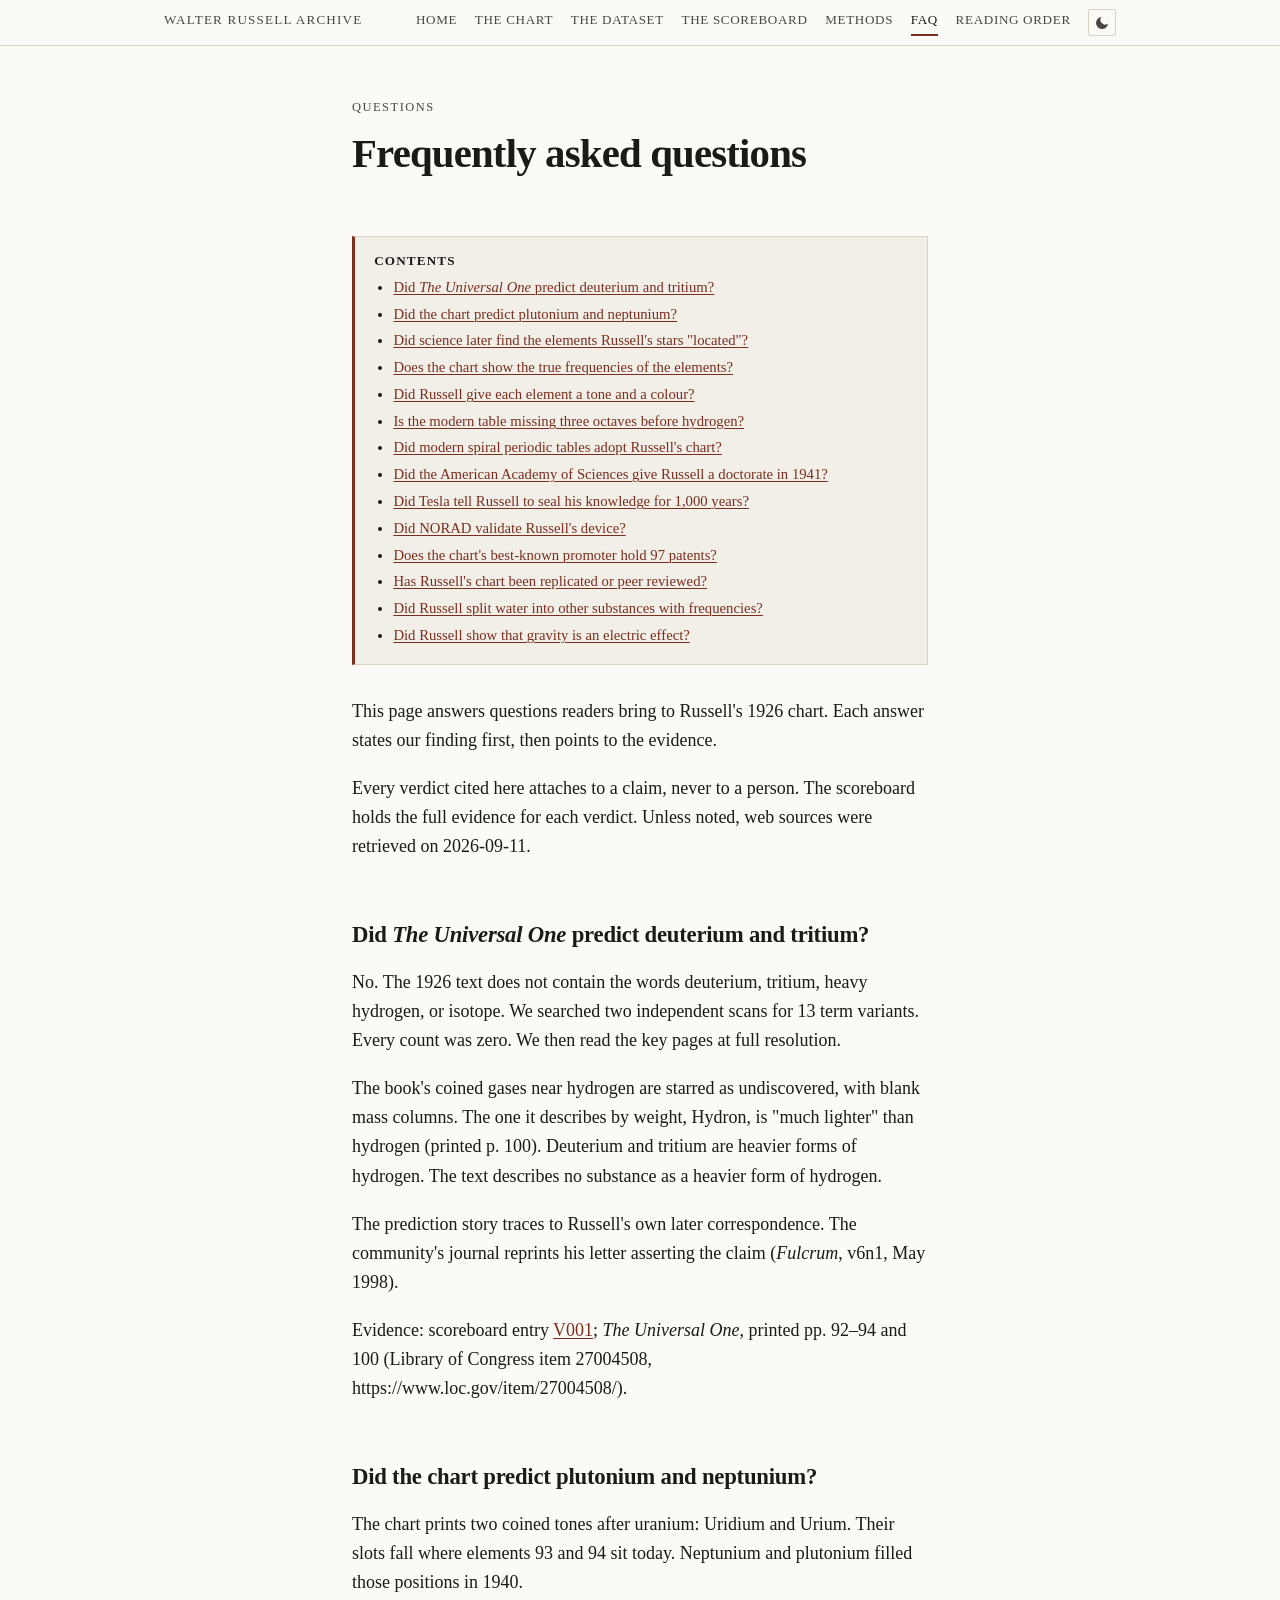
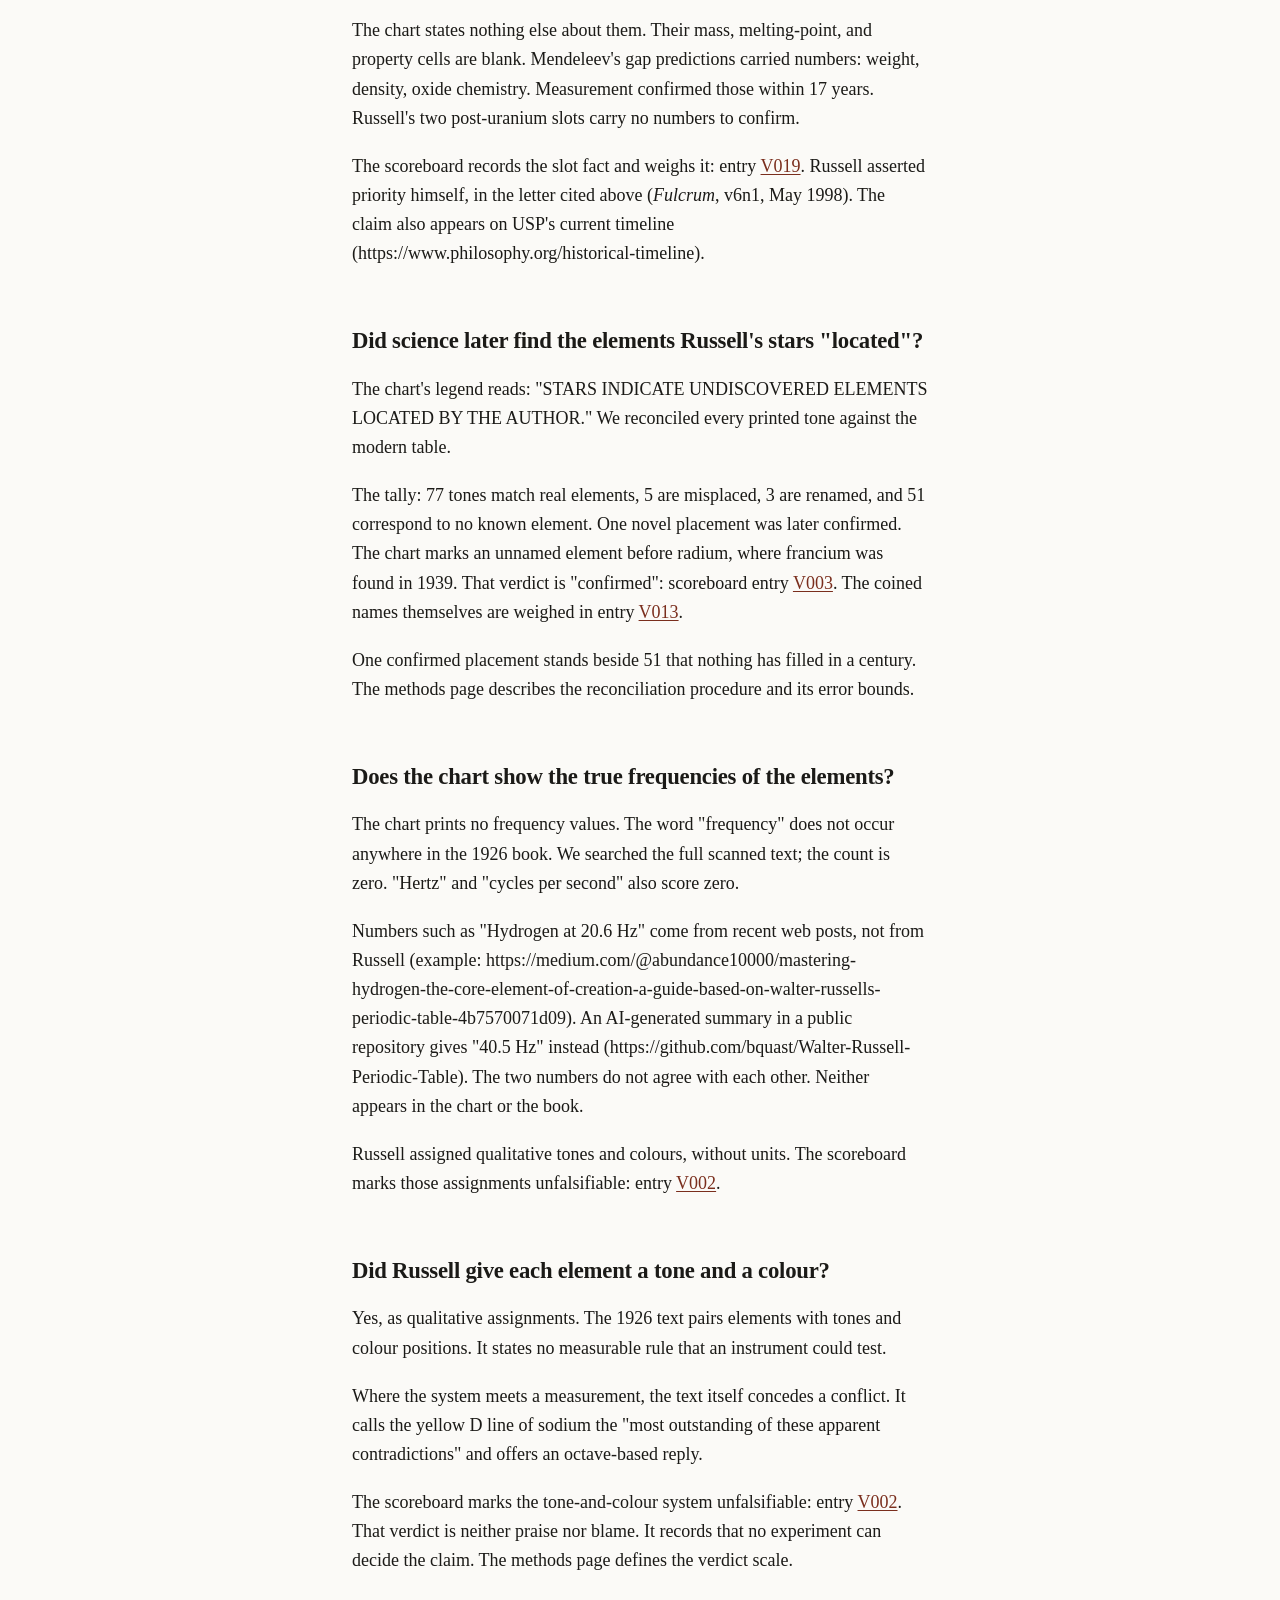
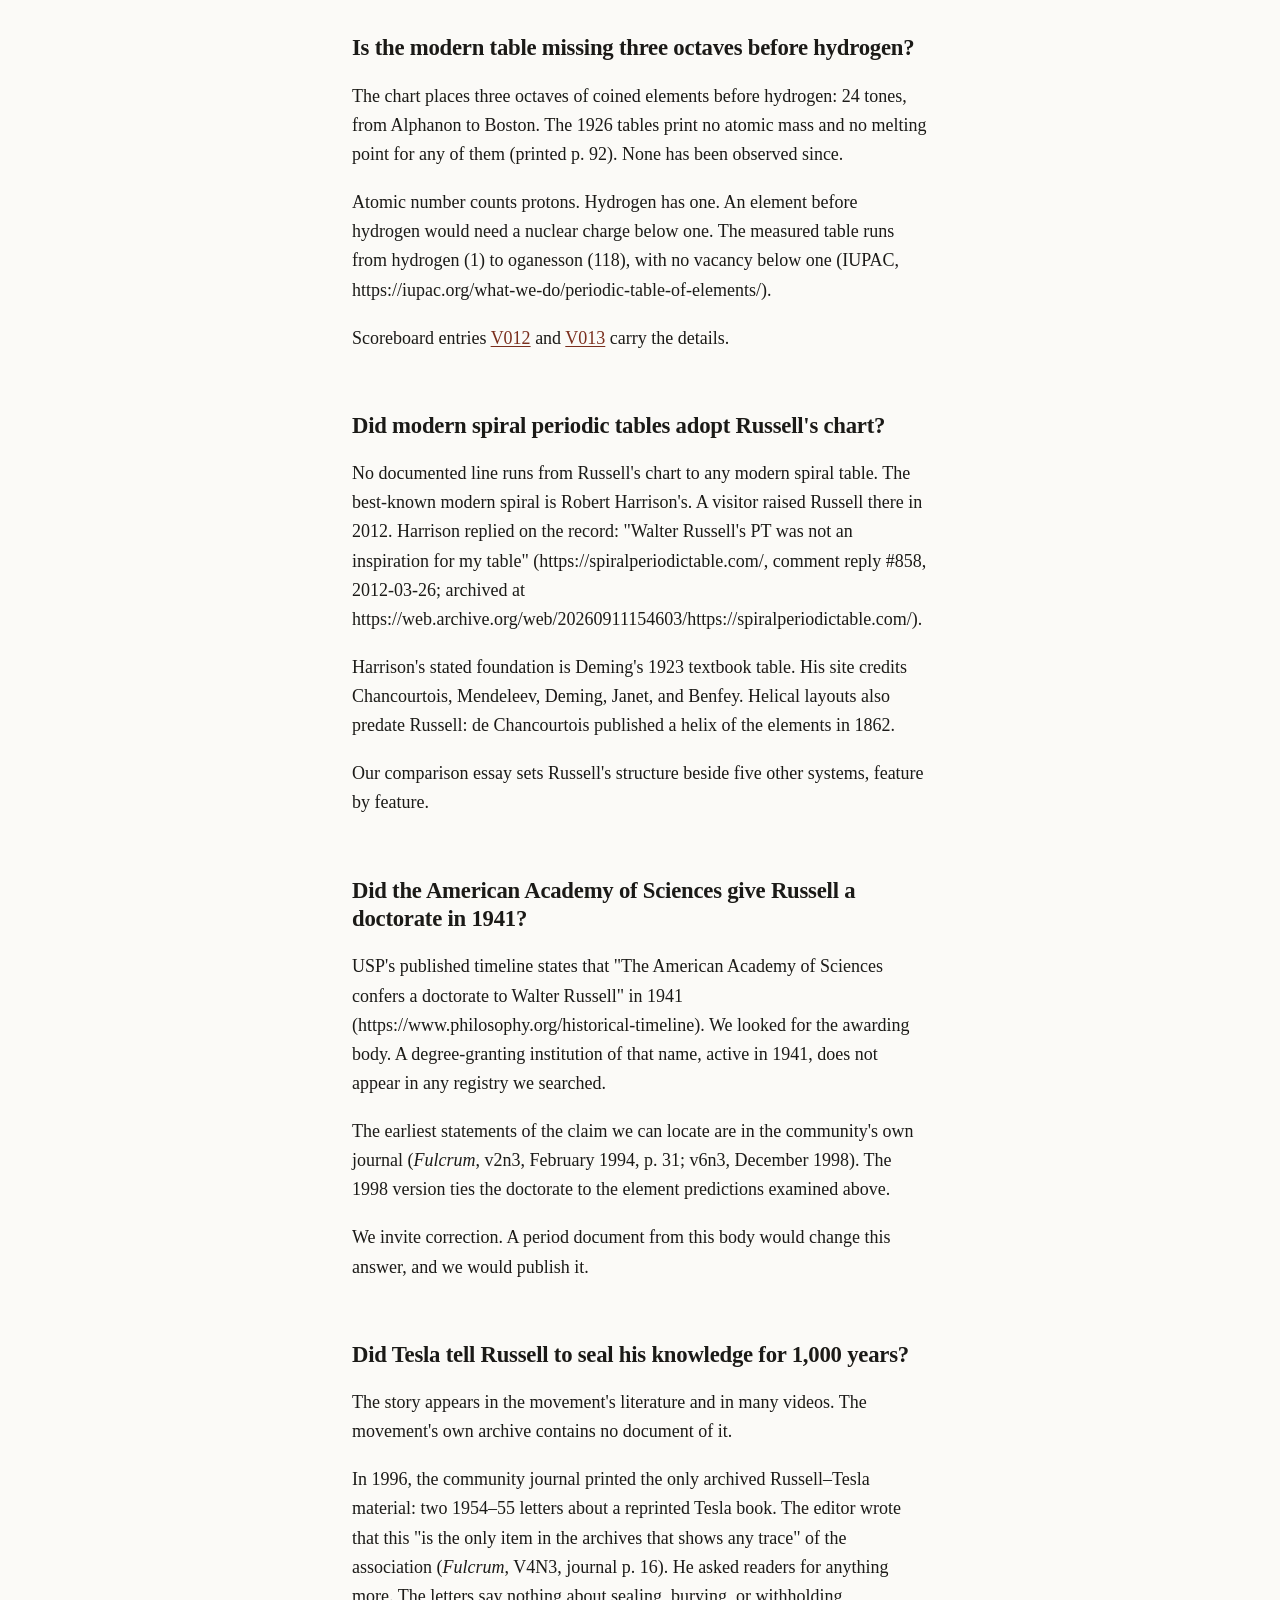
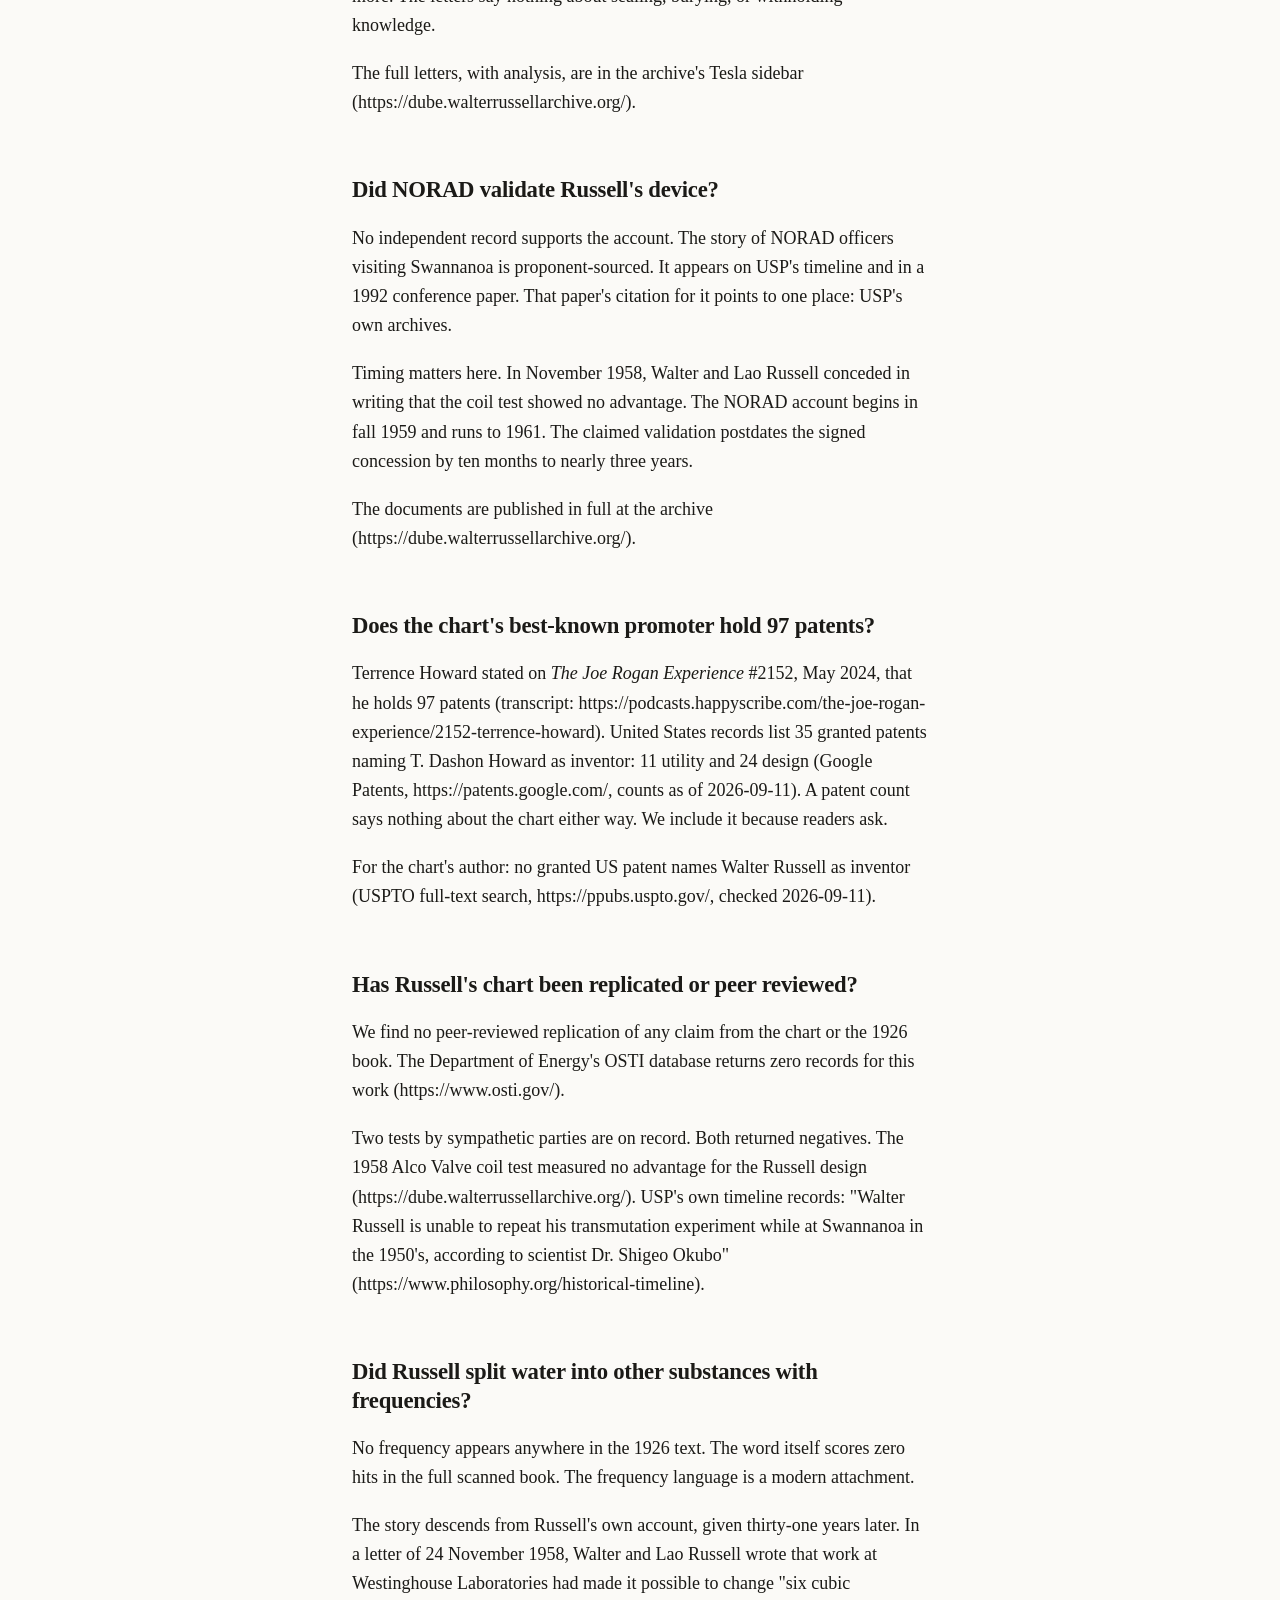
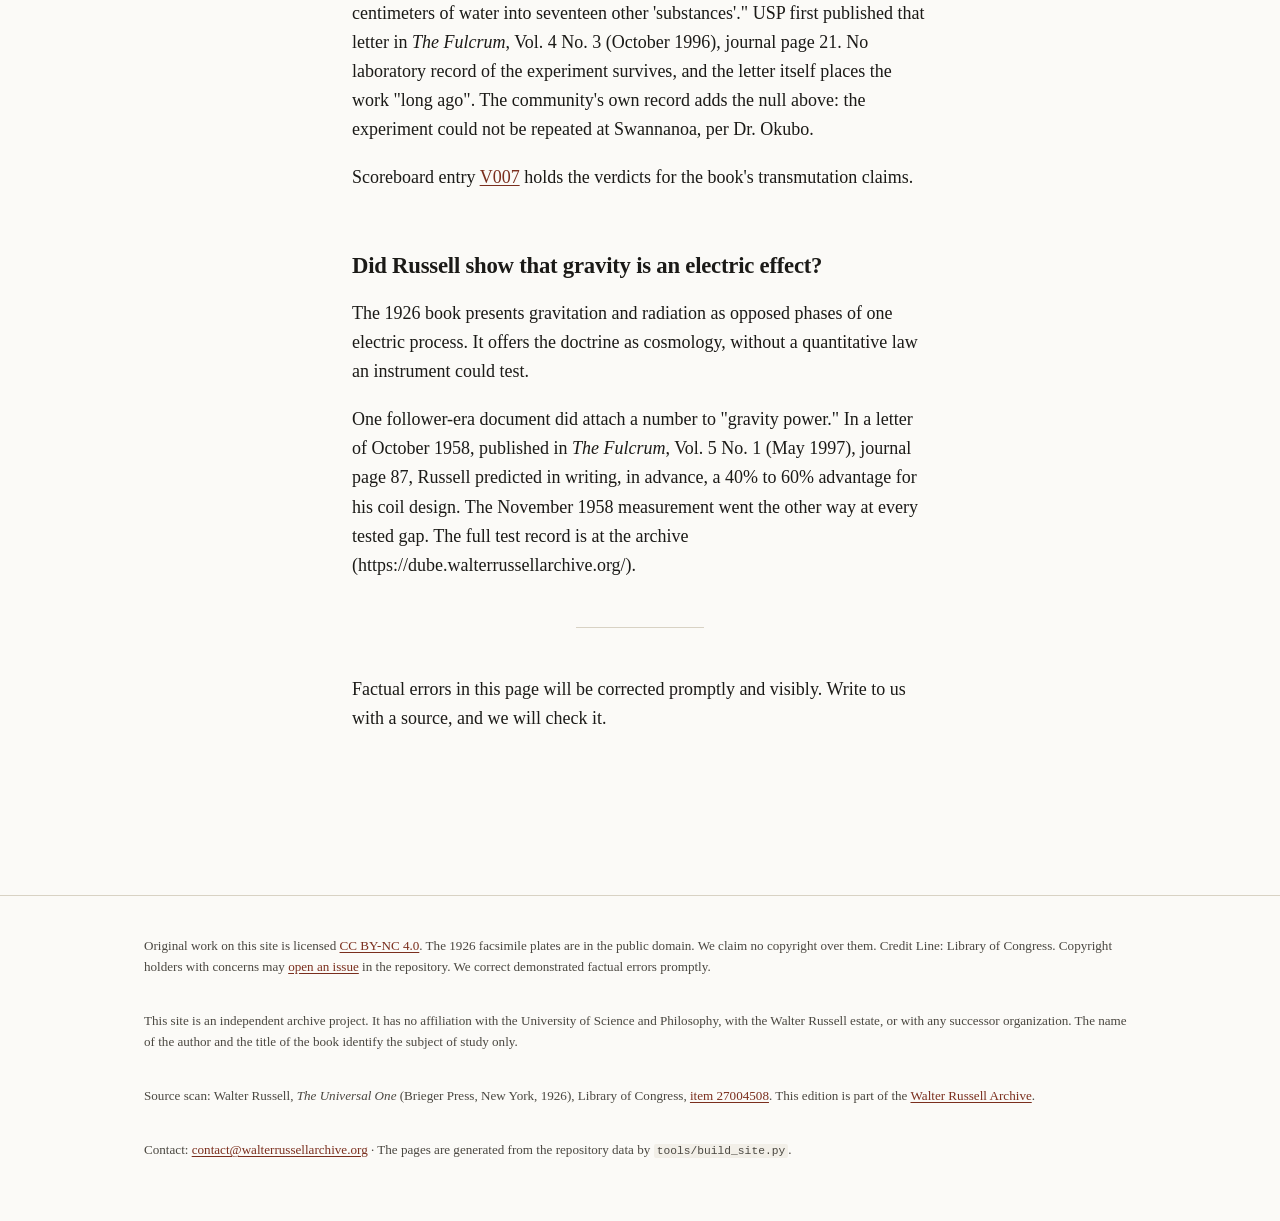
<file: docs/faq.html>
<!doctype html>
<html lang="en">
<head>
<meta charset="utf-8">
<meta name="viewport" content="width=device-width, initial-scale=1">
<meta name="color-scheme" content="light dark">
<title>Frequently asked questions — the Russell chart edition</title>
<meta name="description" content="Frequently asked questions — the Russell chart edition.">
<link rel="canonical" href="https://charts.walterrussellarchive.org/faq.html">
<meta property="og:type" content="article">
<meta property="og:title" content="Frequently asked questions — the Russell chart edition">
<meta property="og:description" content="Frequently asked questions — the Russell chart edition.">
<meta property="og:url" content="https://charts.walterrussellarchive.org/faq.html">
<meta property="og:image" content="https://charts.walterrussellarchive.org/assets/og-card.png">
<meta property="og:image:width" content="1200">
<meta property="og:image:height" content="630">
<meta name="twitter:card" content="summary_large_image">
<link rel="stylesheet" href="assets/site.css">
<script>document.documentElement.classList.add("js");try{var t=localStorage.getItem("theme");if(t==="dark"||t==="light")document.documentElement.dataset.theme=t;}catch(e){}</script>
</head>
<body>
<header class="masthead">
  <div class="masthead-inner">
    <a class="wordmark" href="index.html">Walter Russell Archive</a>
    <nav>
      <a href="index.html">Home</a>
      <a href="chart.html">The chart</a>
      <a href="dataset.html">The dataset</a>
      <a href="scoreboard.html">The scoreboard</a>
      <a href="methods.html">Methods</a>
      <a href="faq.html" aria-current="page">FAQ</a>
      <a href="reading-order.html">Reading order</a>
      <button class="theme-toggle" type="button" data-theme-toggle aria-pressed="false"
              aria-label="Switch to the dark theme" title="Switch to the dark theme">
        <svg class="icon icon-moon" viewBox="0 0 24 24" aria-hidden="true" focusable="false"><path d="M21 12.8A9 9 0 1 1 11.2 3a7 7 0 0 0 9.8 9.8z"/></svg>
        <svg class="icon icon-sun" viewBox="0 0 24 24" aria-hidden="true" focusable="false"><circle cx="12" cy="12" r="4.6"/><path d="M12 1.4v2.4M12 20.2v2.4M4.4 4.4l1.7 1.7M17.9 17.9l1.7 1.7M1.4 12h2.4M20.2 12h2.4M4.4 19.6l1.7-1.7M17.9 6.1l1.7-1.7"/></svg>
      </button>
    </nav>
  </div>
</header>
<main>
<div class="title-block">
  <p class="kicker">Questions</p>
  <h1>Frequently asked questions</h1>
  <p class="subtitle"></p>
  <div class="toolbar"></div>
</div>
<article class="prose">
<nav class="callout toc" aria-label="Contents">
  <h2>Contents</h2>
  <ul>
    <li><a href="#did-the-universal-one-predict-deuterium-and-tritium">Did <em>The Universal One</em> predict deuterium and tritium?</a></li>
    <li><a href="#did-the-chart-predict-plutonium-and-neptunium">Did the chart predict plutonium and neptunium?</a></li>
    <li><a href="#did-science-later-find-the-elements-russell-s-stars-located">Did science later find the elements Russell's stars "located"?</a></li>
    <li><a href="#does-the-chart-show-the-true-frequencies-of-the-elements">Does the chart show the true frequencies of the elements?</a></li>
    <li><a href="#did-russell-give-each-element-a-tone-and-a-colour">Did Russell give each element a tone and a colour?</a></li>
    <li><a href="#is-the-modern-table-missing-three-octaves-before-hydrogen">Is the modern table missing three octaves before hydrogen?</a></li>
    <li><a href="#did-modern-spiral-periodic-tables-adopt-russell-s-chart">Did modern spiral periodic tables adopt Russell's chart?</a></li>
    <li><a href="#did-the-american-academy-of-sciences-give-russell-a-doctorate-in-1941">Did the American Academy of Sciences give Russell a doctorate in 1941?</a></li>
    <li><a href="#did-tesla-tell-russell-to-seal-his-knowledge-for-1-000-years">Did Tesla tell Russell to seal his knowledge for 1,000 years?</a></li>
    <li><a href="#did-norad-validate-russell-s-device">Did NORAD validate Russell's device?</a></li>
    <li><a href="#does-the-chart-s-best-known-promoter-hold-97-patents">Does the chart's best-known promoter hold 97 patents?</a></li>
    <li><a href="#has-russell-s-chart-been-replicated-or-peer-reviewed">Has Russell's chart been replicated or peer reviewed?</a></li>
    <li><a href="#did-russell-split-water-into-other-substances-with-frequencies">Did Russell split water into other substances with frequencies?</a></li>
    <li><a href="#did-russell-show-that-gravity-is-an-electric-effect">Did Russell show that gravity is an electric effect?</a></li>
  </ul>
</nav>
<p>This page answers questions readers bring to Russell's 1926 chart. Each answer states our finding first, then points to the evidence.</p>
<p>Every verdict cited here attaches to a claim, never to a person. The scoreboard holds the full evidence for each verdict. Unless noted, web sources were retrieved on 2026-09-11.</p>
<h2 id="did-the-universal-one-predict-deuterium-and-tritium">Did <em>The Universal One</em> predict deuterium and tritium?</h2>
<p>No. The 1926 text does not contain the words deuterium, tritium, heavy hydrogen, or isotope. We searched two independent scans for 13 term variants. Every count was zero. We then read the key pages at full resolution.</p>
<p>The book's coined gases near hydrogen are starred as undiscovered, with blank mass columns. The one it describes by weight, Hydron, is "much lighter" than hydrogen (printed p. 100). Deuterium and tritium are heavier forms of hydrogen. The text describes no substance as a heavier form of hydrogen.</p>
<p>The prediction story traces to Russell's own later correspondence. The community's journal reprints his letter asserting the claim (<em>Fulcrum</em>, v6n1, May 1998).</p>
<p>Evidence: scoreboard entry <a href="scoreboard.html#V001">V001</a>; <em>The Universal One</em>, printed pp. 92–94 and 100 (Library of Congress item 27004508, https://www.loc.gov/item/27004508/).</p>
<h2 id="did-the-chart-predict-plutonium-and-neptunium">Did the chart predict plutonium and neptunium?</h2>
<p>The chart prints two coined tones after uranium: Uridium and Urium. Their slots fall where elements 93 and 94 sit today. Neptunium and plutonium filled those positions in 1940.</p>
<p>The chart states nothing else about them. Their mass, melting-point, and property cells are blank. Mendeleev's gap predictions carried numbers: weight, density, oxide chemistry. Measurement confirmed those within 17 years. Russell's two post-uranium slots carry no numbers to confirm.</p>
<p>The scoreboard records the slot fact and weighs it: entry <a href="scoreboard.html#V019">V019</a>. Russell asserted priority himself, in the letter cited above (<em>Fulcrum</em>, v6n1, May 1998). The claim also appears on USP's current timeline (https://www.philosophy.org/historical-timeline).</p>
<h2 id="did-science-later-find-the-elements-russell-s-stars-located">Did science later find the elements Russell's stars "located"?</h2>
<p>The chart's legend reads: "STARS INDICATE UNDISCOVERED ELEMENTS LOCATED BY THE AUTHOR." We reconciled every printed tone against the modern table.</p>
<p>The tally: 77 tones match real elements, 5 are misplaced, 3 are renamed, and 51 correspond to no known element. One novel placement was later confirmed. The chart marks an unnamed element before radium, where francium was found in 1939. That verdict is "confirmed": scoreboard entry <a href="scoreboard.html#V003">V003</a>. The coined names themselves are weighed in entry <a href="scoreboard.html#V013">V013</a>.</p>
<p>One confirmed placement stands beside 51 that nothing has filled in a century. The methods page describes the reconciliation procedure and its error bounds.</p>
<h2 id="does-the-chart-show-the-true-frequencies-of-the-elements">Does the chart show the true frequencies of the elements?</h2>
<p>The chart prints no frequency values. The word "frequency" does not occur anywhere in the 1926 book. We searched the full scanned text; the count is zero. "Hertz" and "cycles per second" also score zero.</p>
<p>Numbers such as "Hydrogen at 20.6 Hz" come from recent web posts, not from Russell (example: https://medium.com/@abundance10000/mastering-hydrogen-the-core-element-of-creation-a-guide-based-on-walter-russells-periodic-table-4b7570071d09). An AI-generated summary in a public repository gives "40.5 Hz" instead (https://github.com/bquast/Walter-Russell-Periodic-Table). The two numbers do not agree with each other. Neither appears in the chart or the book.</p>
<p>Russell assigned qualitative tones and colours, without units. The scoreboard marks those assignments unfalsifiable: entry <a href="scoreboard.html#V002">V002</a>.</p>
<h2 id="did-russell-give-each-element-a-tone-and-a-colour">Did Russell give each element a tone and a colour?</h2>
<p>Yes, as qualitative assignments. The 1926 text pairs elements with tones and colour positions. It states no measurable rule that an instrument could test.</p>
<p>Where the system meets a measurement, the text itself concedes a conflict. It calls the yellow D line of sodium the "most outstanding of these apparent contradictions" and offers an octave-based reply.</p>
<p>The scoreboard marks the tone-and-colour system unfalsifiable: entry <a href="scoreboard.html#V002">V002</a>. That verdict is neither praise nor blame. It records that no experiment can decide the claim. The methods page defines the verdict scale.</p>
<h2 id="is-the-modern-table-missing-three-octaves-before-hydrogen">Is the modern table missing three octaves before hydrogen?</h2>
<p>The chart places three octaves of coined elements before hydrogen: 24 tones, from Alphanon to Boston. The 1926 tables print no atomic mass and no melting point for any of them (printed p. 92). None has been observed since.</p>
<p>Atomic number counts protons. Hydrogen has one. An element before hydrogen would need a nuclear charge below one. The measured table runs from hydrogen (1) to oganesson (118), with no vacancy below one (IUPAC, https://iupac.org/what-we-do/periodic-table-of-elements/).</p>
<p>Scoreboard entries <a href="scoreboard.html#V012">V012</a> and <a href="scoreboard.html#V013">V013</a> carry the details.</p>
<h2 id="did-modern-spiral-periodic-tables-adopt-russell-s-chart">Did modern spiral periodic tables adopt Russell's chart?</h2>
<p>No documented line runs from Russell's chart to any modern spiral table. The best-known modern spiral is Robert Harrison's. A visitor raised Russell there in 2012. Harrison replied on the record: "Walter Russell's PT was not an inspiration for my table" (https://spiralperiodictable.com/, comment reply #858, 2012-03-26; archived at https://web.archive.org/web/20260911154603/https://spiralperiodictable.com/).</p>
<p>Harrison's stated foundation is Deming's 1923 textbook table. His site credits Chancourtois, Mendeleev, Deming, Janet, and Benfey. Helical layouts also predate Russell: de Chancourtois published a helix of the elements in 1862.</p>
<p>Our comparison essay sets Russell's structure beside five other systems, feature by feature.</p>
<h2 id="did-the-american-academy-of-sciences-give-russell-a-doctorate-in-1941">Did the American Academy of Sciences give Russell a doctorate in 1941?</h2>
<p>USP's published timeline states that "The American Academy of Sciences confers a doctorate to Walter Russell" in 1941 (https://www.philosophy.org/historical-timeline). We looked for the awarding body. A degree-granting institution of that name, active in 1941, does not appear in any registry we searched.</p>
<p>The earliest statements of the claim we can locate are in the community's own journal (<em>Fulcrum</em>, v2n3, February 1994, p. 31; v6n3, December 1998). The 1998 version ties the doctorate to the element predictions examined above.</p>
<p>We invite correction. A period document from this body would change this answer, and we would publish it.</p>
<h2 id="did-tesla-tell-russell-to-seal-his-knowledge-for-1-000-years">Did Tesla tell Russell to seal his knowledge for 1,000 years?</h2>
<p>The story appears in the movement's literature and in many videos. The movement's own archive contains no document of it.</p>
<p>In 1996, the community journal printed the only archived Russell–Tesla material: two 1954–55 letters about a reprinted Tesla book. The editor wrote that this "is the only item in the archives that shows any trace" of the association (<em>Fulcrum</em>, V4N3, journal p. 16). He asked readers for anything more. The letters say nothing about sealing, burying, or withholding knowledge.</p>
<p>The full letters, with analysis, are in the archive's Tesla sidebar (https://dube.walterrussellarchive.org/).</p>
<h2 id="did-norad-validate-russell-s-device">Did NORAD validate Russell's device?</h2>
<p>No independent record supports the account. The story of NORAD officers visiting Swannanoa is proponent-sourced. It appears on USP's timeline and in a 1992 conference paper. That paper's citation for it points to one place: USP's own archives.</p>
<p>Timing matters here. In November 1958, Walter and Lao Russell conceded in writing that the coil test showed no advantage. The NORAD account begins in fall 1959 and runs to 1961. The claimed validation postdates the signed concession by ten months to nearly three years.</p>
<p>The documents are published in full at the archive (https://dube.walterrussellarchive.org/).</p>
<h2 id="does-the-chart-s-best-known-promoter-hold-97-patents">Does the chart's best-known promoter hold 97 patents?</h2>
<p>Terrence Howard stated on <em>The Joe Rogan Experience</em> #2152, May 2024, that he holds 97 patents (transcript: https://podcasts.happyscribe.com/the-joe-rogan-experience/2152-terrence-howard). United States records list 35 granted patents naming T. Dashon Howard as inventor: 11 utility and 24 design (Google Patents, https://patents.google.com/, counts as of 2026-09-11). A patent count says nothing about the chart either way. We include it because readers ask.</p>
<p>For the chart's author: no granted US patent names Walter Russell as inventor (USPTO full-text search, https://ppubs.uspto.gov/, checked 2026-09-11).</p>
<h2 id="has-russell-s-chart-been-replicated-or-peer-reviewed">Has Russell's chart been replicated or peer reviewed?</h2>
<p>We find no peer-reviewed replication of any claim from the chart or the 1926 book. The Department of Energy's OSTI database returns zero records for this work (https://www.osti.gov/).</p>
<p>Two tests by sympathetic parties are on record. Both returned negatives. The 1958 Alco Valve coil test measured no advantage for the Russell design (https://dube.walterrussellarchive.org/). USP's own timeline records: "Walter Russell is unable to repeat his transmutation experiment while at Swannanoa in the 1950's, according to scientist Dr. Shigeo Okubo" (https://www.philosophy.org/historical-timeline).</p>
<h2 id="did-russell-split-water-into-other-substances-with-frequencies">Did Russell split water into other substances with frequencies?</h2>
<p>No frequency appears anywhere in the 1926 text. The word itself scores zero hits in the full scanned book. The frequency language is a modern attachment.</p>
<p>The story descends from Russell's own account, given thirty-one years later. In a letter of 24 November 1958, Walter and Lao Russell wrote that work at Westinghouse Laboratories had made it possible to change "six cubic centimeters of water into seventeen other 'substances'." USP first published that letter in <em>The Fulcrum</em>, Vol. 4 No. 3 (October 1996), journal page 21. No laboratory record of the experiment survives, and the letter itself places the work "long ago". The community's own record adds the null above: the experiment could not be repeated at Swannanoa, per Dr. Okubo.</p>
<p>Scoreboard entry <a href="scoreboard.html#V007">V007</a> holds the verdicts for the book's transmutation claims.</p>
<h2 id="did-russell-show-that-gravity-is-an-electric-effect">Did Russell show that gravity is an electric effect?</h2>
<p>The 1926 book presents gravitation and radiation as opposed phases of one electric process. It offers the doctrine as cosmology, without a quantitative law an instrument could test.</p>
<p>One follower-era document did attach a number to "gravity power." In a letter of October 1958, published in <em>The Fulcrum</em>, Vol. 5 No. 1 (May 1997), journal page 87, Russell predicted in writing, in advance, a 40% to 60% advantage for his coil design. The November 1958 measurement went the other way at every tested gap. The full test record is at the archive (https://dube.walterrussellarchive.org/).</p>
<hr>
<p>Factual errors in this page will be corrected promptly and visibly. Write to us with a source, and we will check it.</p>
</article>
</main>
<footer class="site">
  <div class="footer-inner">
    <p>Original work on this site is licensed <a href="https://creativecommons.org/licenses/by-nc/4.0/" rel="noopener">CC BY-NC 4.0</a>. The 1926 facsimile plates are in the public domain. We claim no copyright over them. Credit Line: Library of Congress. Copyright holders with concerns may <a href="https://github.com/walter-russell-archive/walter-russell-charts/issues" rel="noopener">open an issue</a> in the repository. We correct demonstrated factual errors promptly.</p>
    <p>This site is an independent archive project. It has no affiliation with the University of Science and Philosophy, with the Walter Russell estate, or with any successor organization. The name of the author and the title of the book identify the subject of study only.</p>
    <p>Source scan: Walter Russell, <em>The Universal One</em> (Brieger Press, New York, 1926),
       Library of Congress, <a href="https://www.loc.gov/item/27004508/" rel="noopener">item 27004508</a>.
       This edition is part of the <a href="https://walterrussellarchive.org" rel="noopener">Walter Russell Archive</a>.</p>
    <p>Contact: <a href="mailto:contact@walterrussellarchive.org">contact@walterrussellarchive.org</a>
       &middot; The pages are generated from the repository data by <code>tools/build_site.py</code>.</p>
  </div>
</footer>
<script src="assets/site.js"></script>
</body>
</html>
</file>
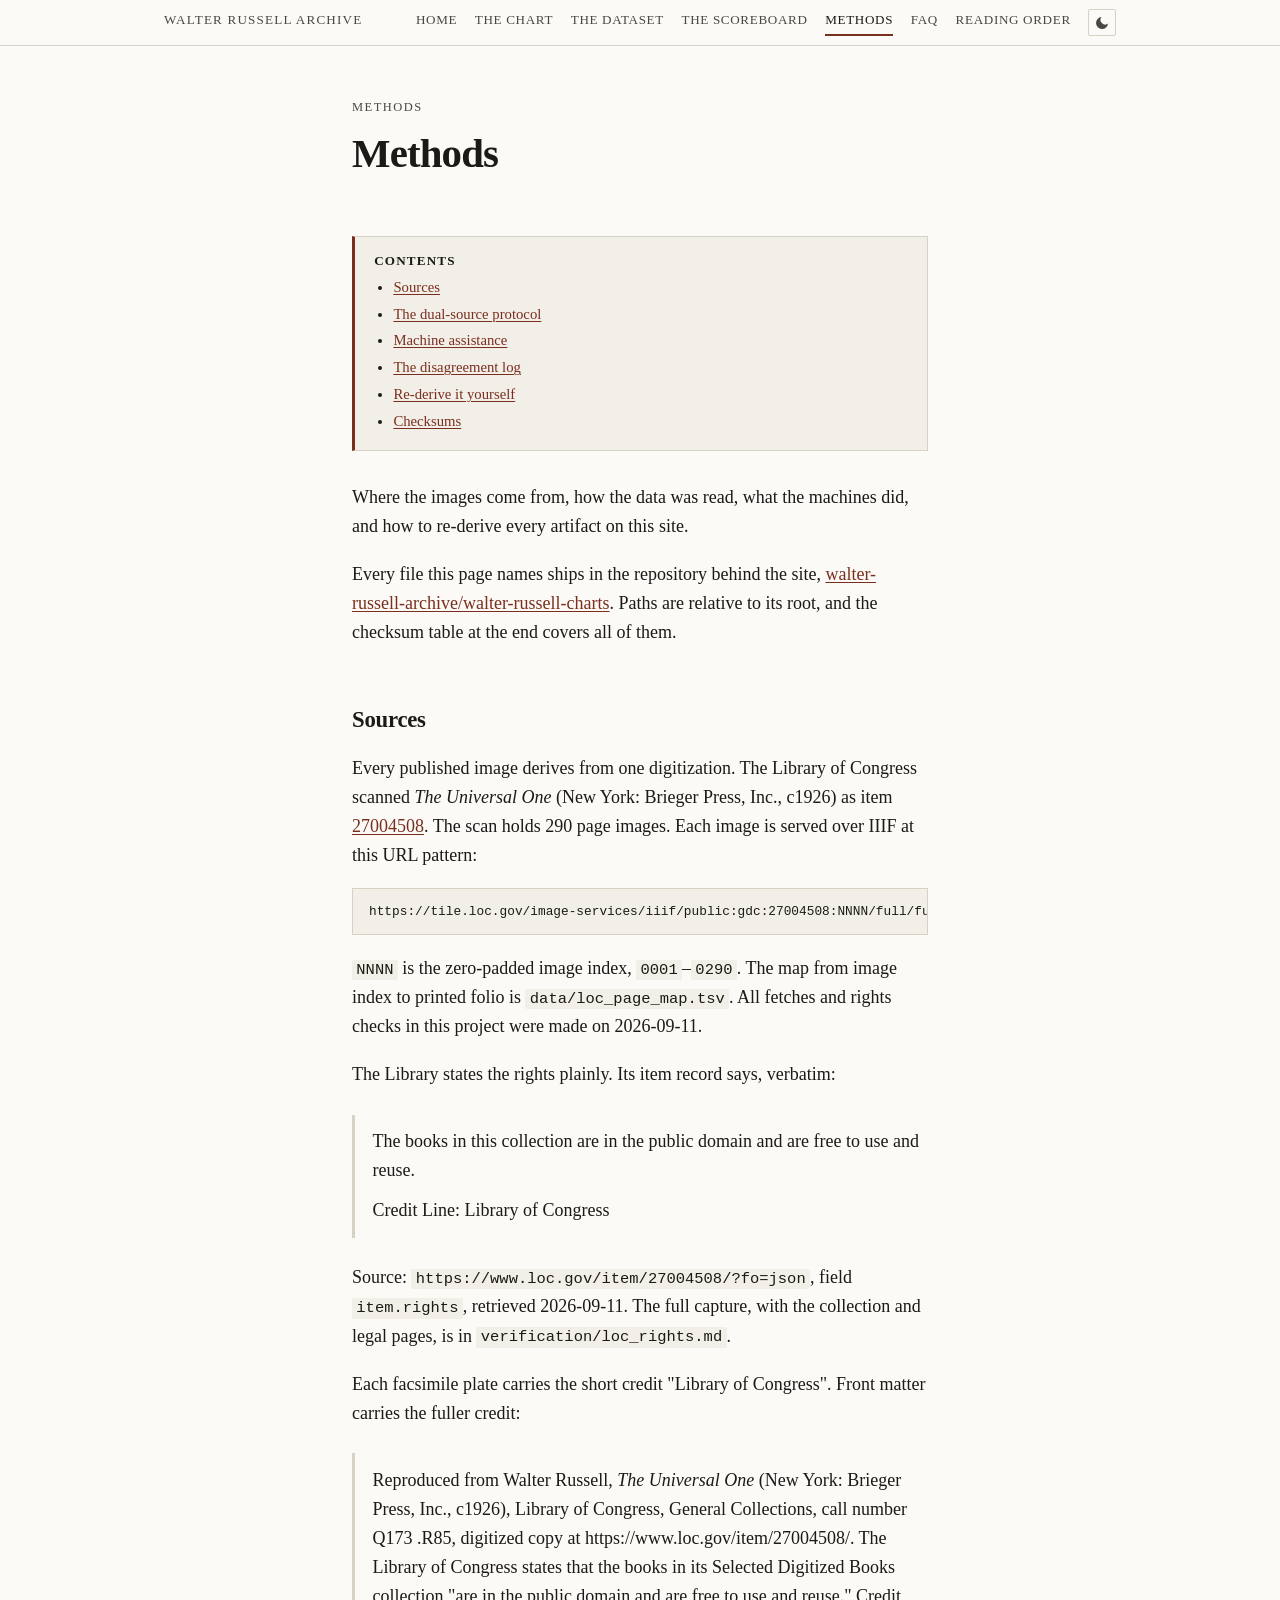
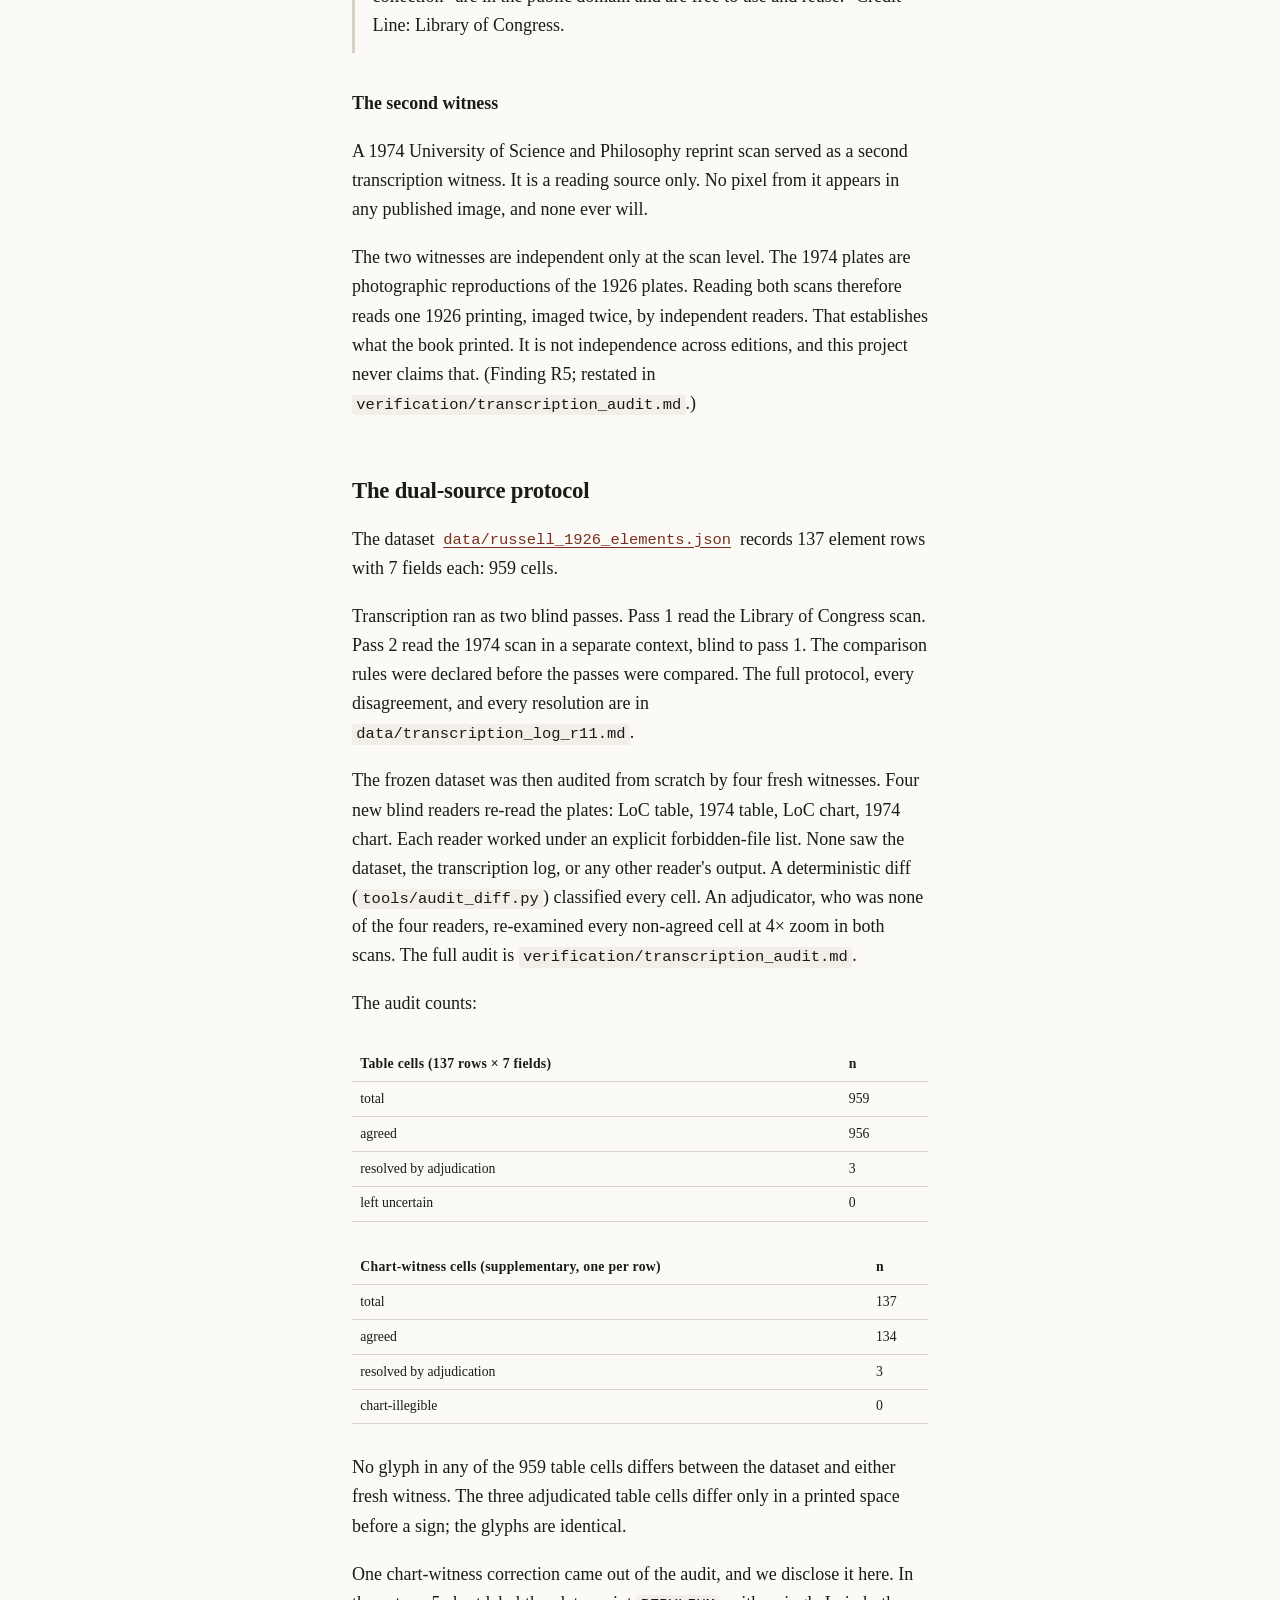
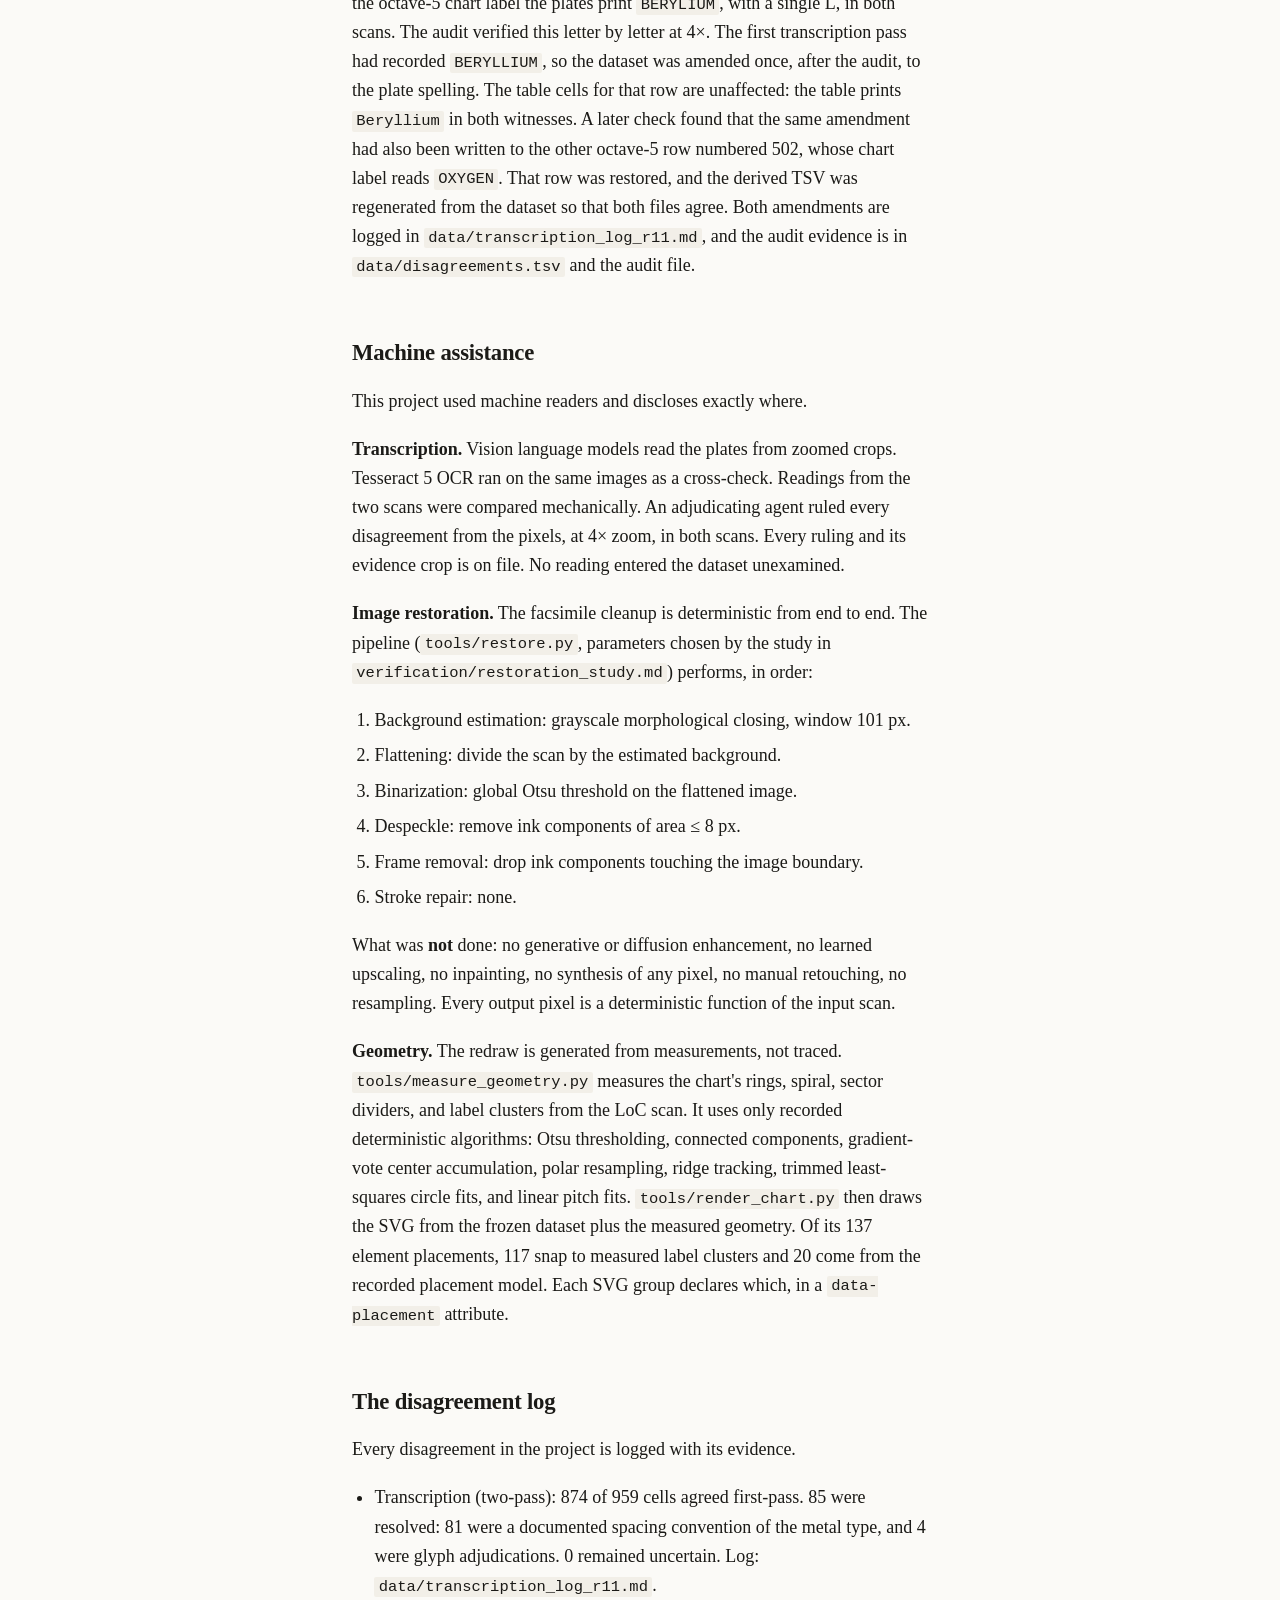
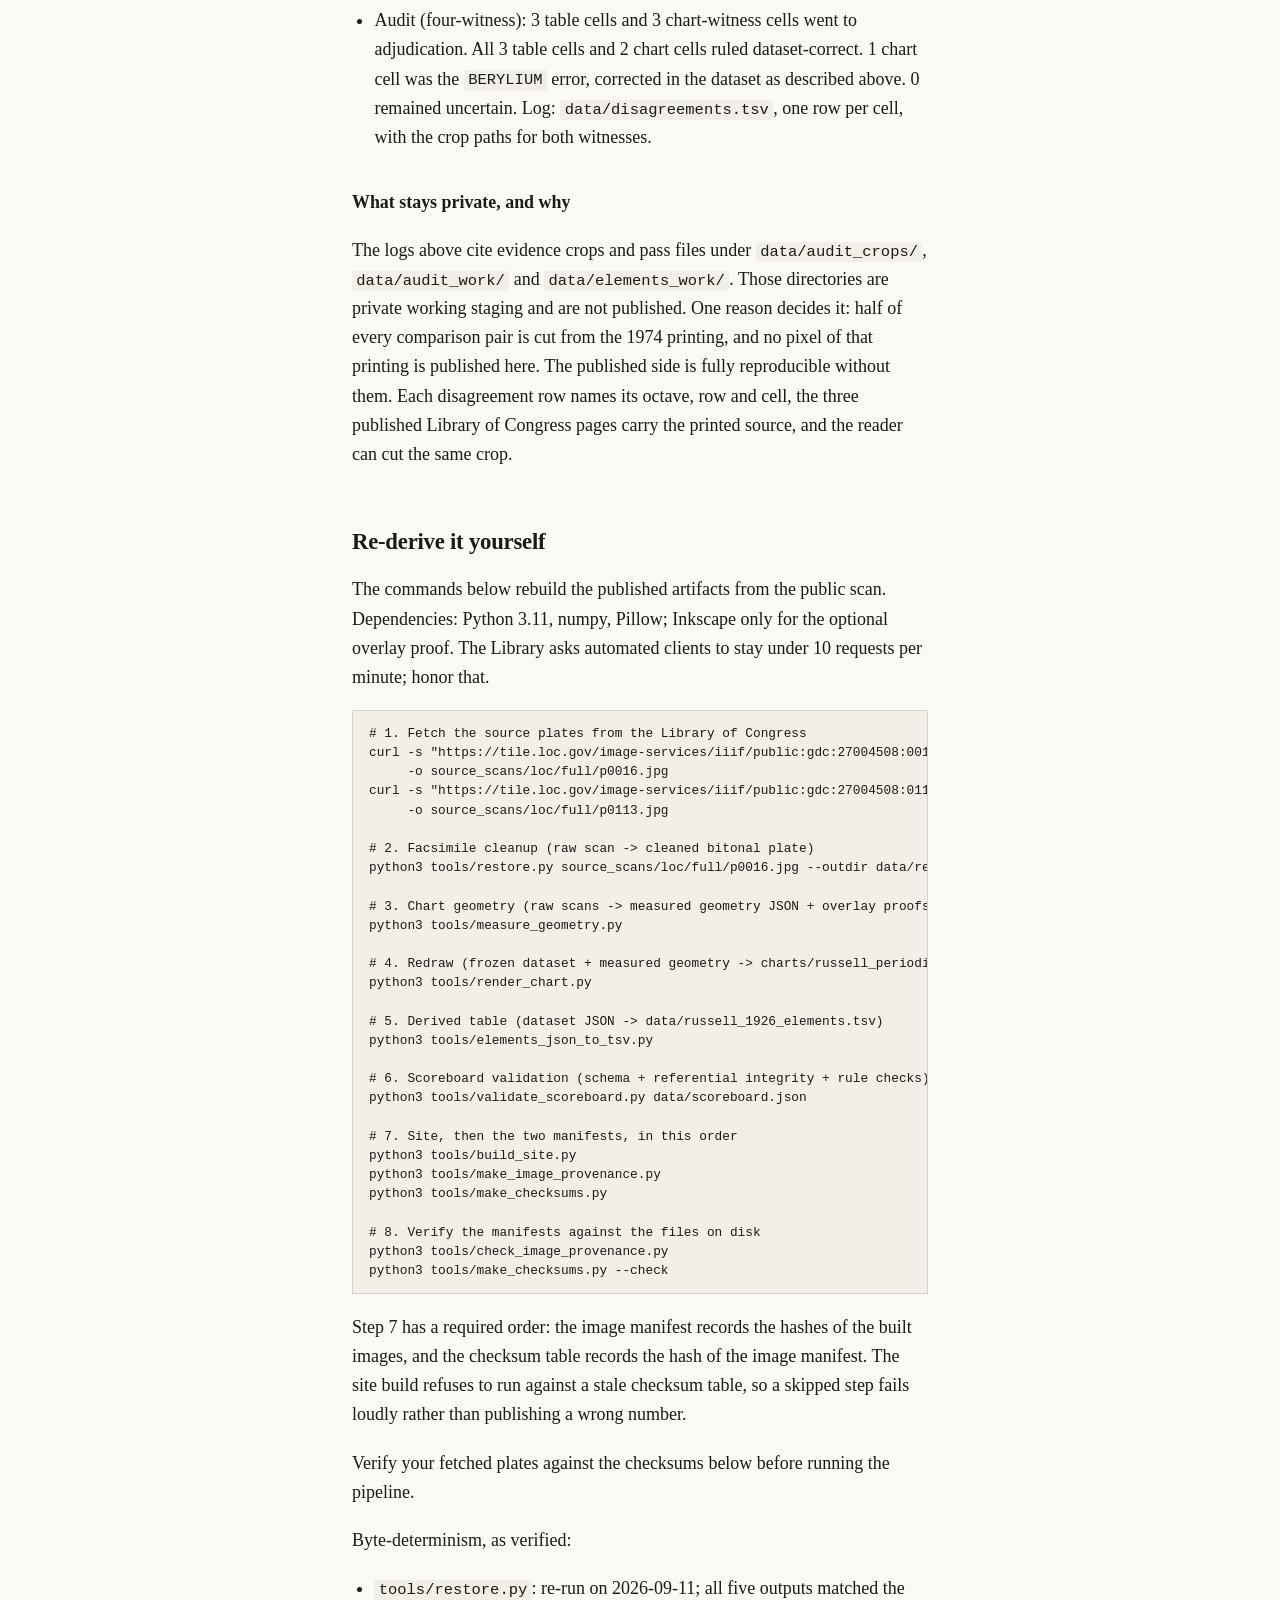
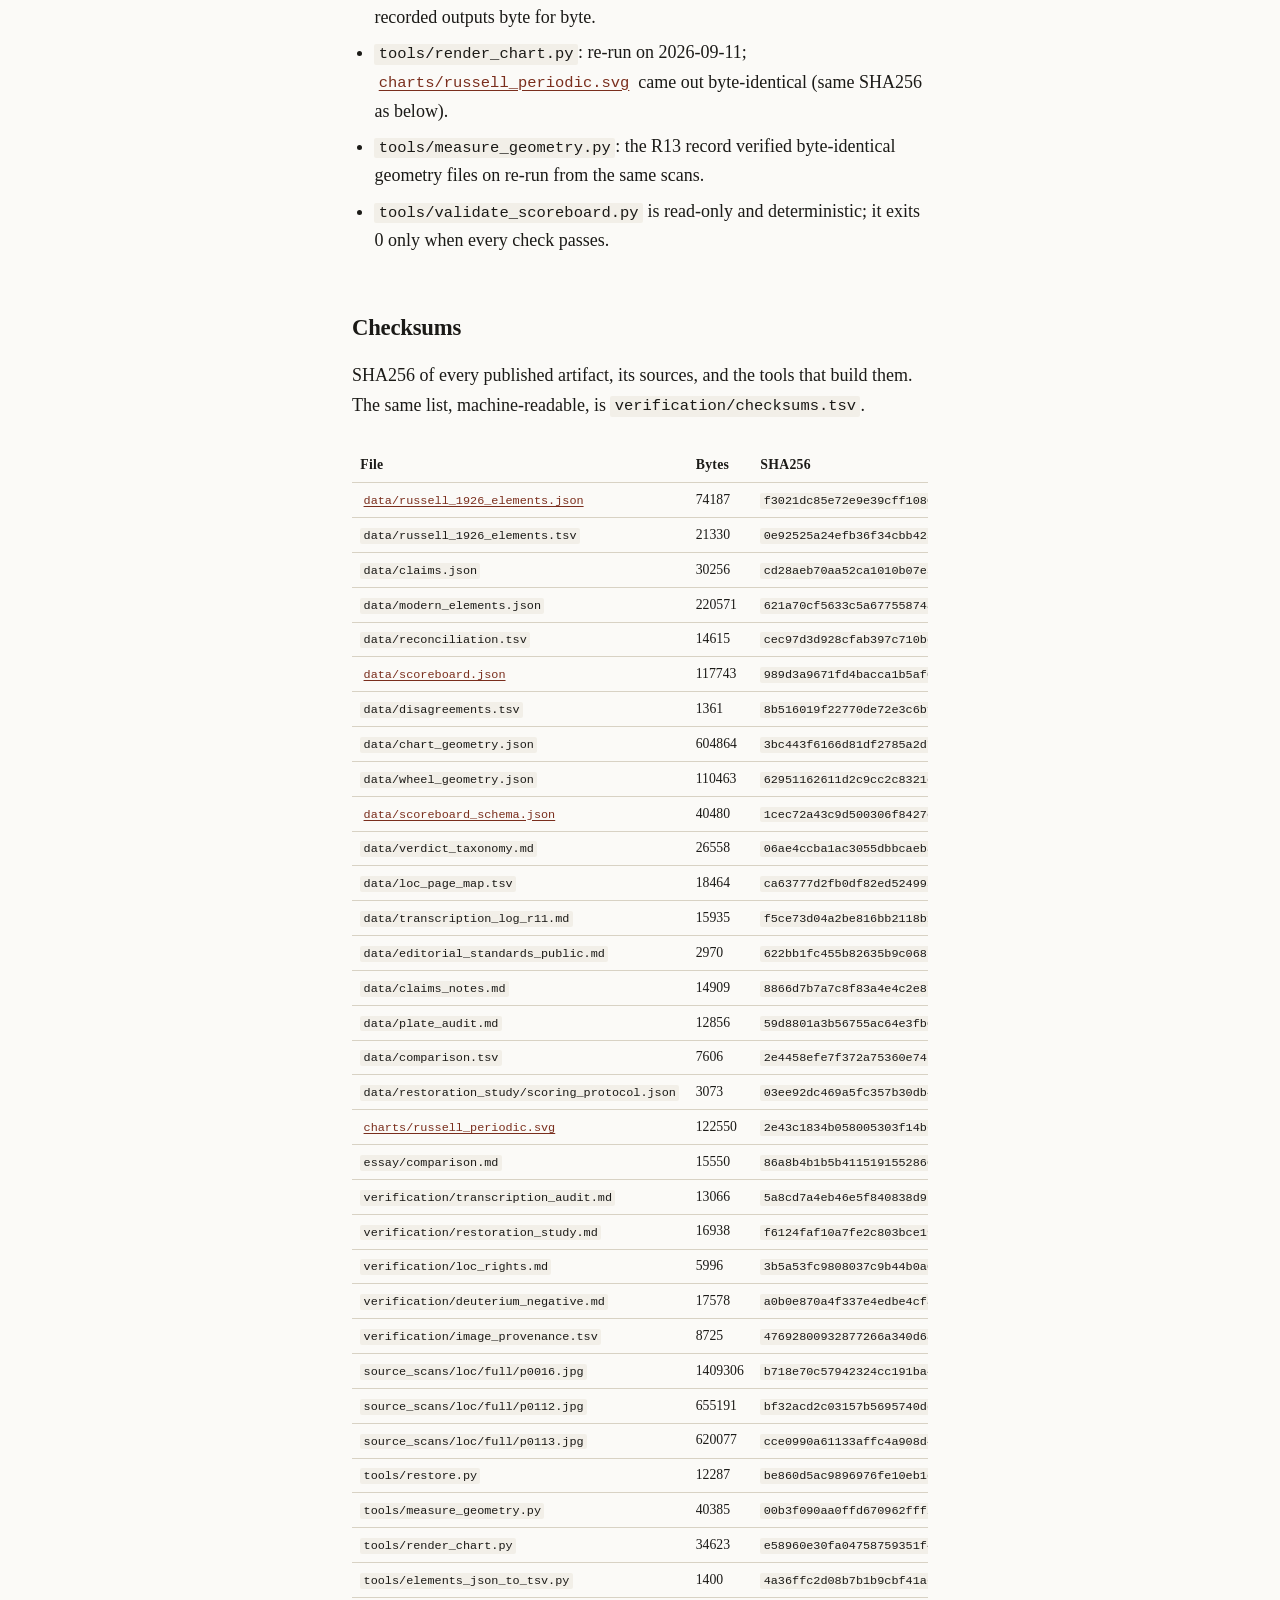
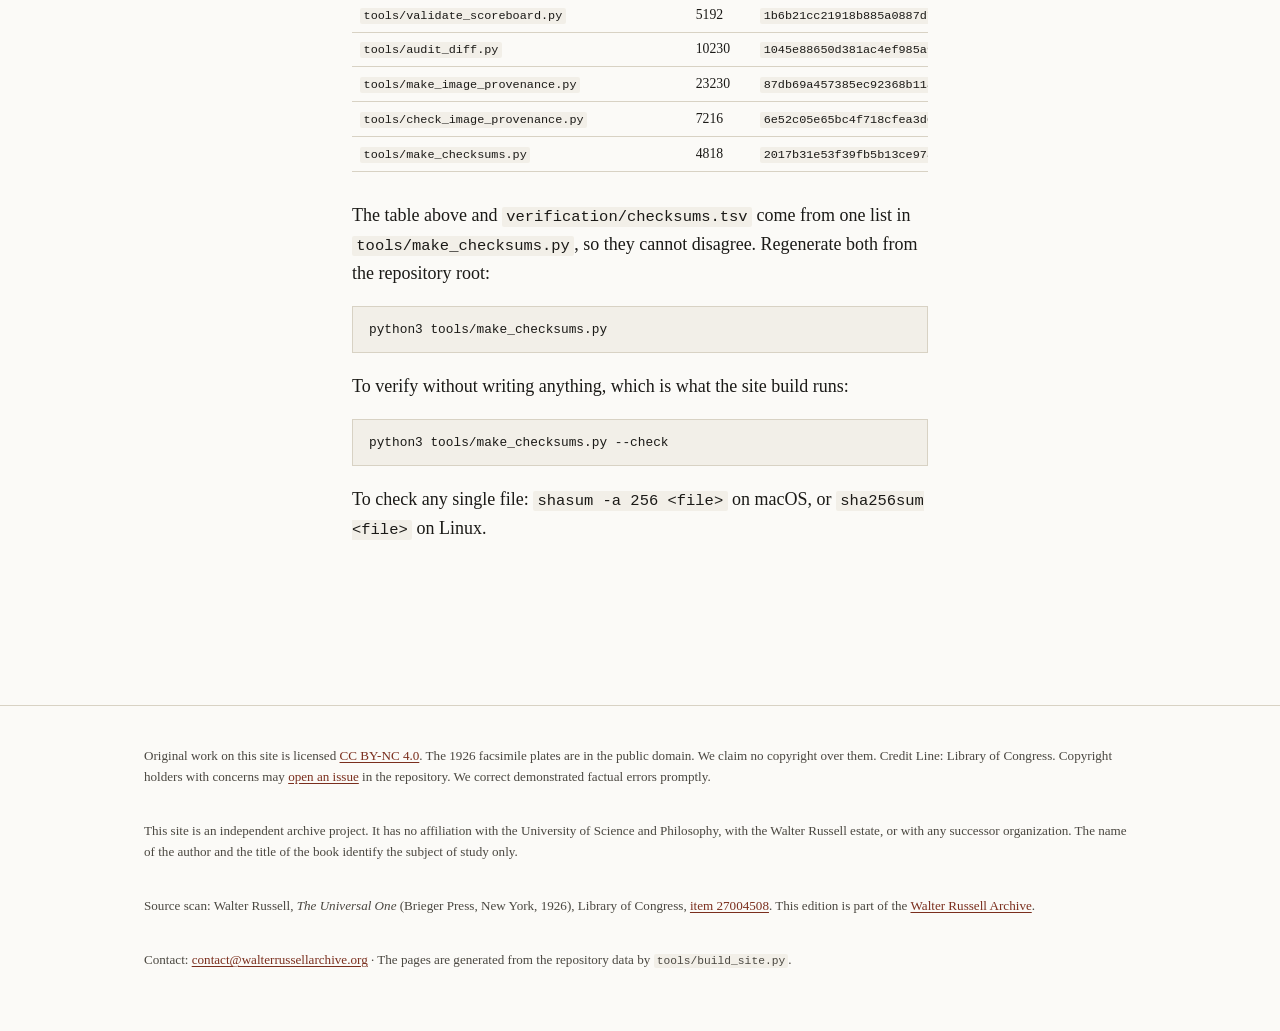
<file: docs/methods.html>
<!doctype html>
<html lang="en">
<head>
<meta charset="utf-8">
<meta name="viewport" content="width=device-width, initial-scale=1">
<meta name="color-scheme" content="light dark">
<title>Methods — the Russell chart edition</title>
<meta name="description" content="Methods — the Russell chart edition.">
<link rel="canonical" href="https://charts.walterrussellarchive.org/methods.html">
<meta property="og:type" content="article">
<meta property="og:title" content="Methods — the Russell chart edition">
<meta property="og:description" content="Methods — the Russell chart edition.">
<meta property="og:url" content="https://charts.walterrussellarchive.org/methods.html">
<meta property="og:image" content="https://charts.walterrussellarchive.org/assets/og-card.png">
<meta property="og:image:width" content="1200">
<meta property="og:image:height" content="630">
<meta name="twitter:card" content="summary_large_image">
<link rel="stylesheet" href="assets/site.css">
<script>document.documentElement.classList.add("js");try{var t=localStorage.getItem("theme");if(t==="dark"||t==="light")document.documentElement.dataset.theme=t;}catch(e){}</script>
</head>
<body>
<header class="masthead">
  <div class="masthead-inner">
    <a class="wordmark" href="index.html">Walter Russell Archive</a>
    <nav>
      <a href="index.html">Home</a>
      <a href="chart.html">The chart</a>
      <a href="dataset.html">The dataset</a>
      <a href="scoreboard.html">The scoreboard</a>
      <a href="methods.html" aria-current="page">Methods</a>
      <a href="faq.html">FAQ</a>
      <a href="reading-order.html">Reading order</a>
      <button class="theme-toggle" type="button" data-theme-toggle aria-pressed="false"
              aria-label="Switch to the dark theme" title="Switch to the dark theme">
        <svg class="icon icon-moon" viewBox="0 0 24 24" aria-hidden="true" focusable="false"><path d="M21 12.8A9 9 0 1 1 11.2 3a7 7 0 0 0 9.8 9.8z"/></svg>
        <svg class="icon icon-sun" viewBox="0 0 24 24" aria-hidden="true" focusable="false"><circle cx="12" cy="12" r="4.6"/><path d="M12 1.4v2.4M12 20.2v2.4M4.4 4.4l1.7 1.7M17.9 17.9l1.7 1.7M1.4 12h2.4M20.2 12h2.4M4.4 19.6l1.7-1.7M17.9 6.1l1.7-1.7"/></svg>
      </button>
    </nav>
  </div>
</header>
<main>
<div class="title-block">
  <p class="kicker">Methods</p>
  <h1>Methods</h1>
  <p class="subtitle"></p>
  <div class="toolbar"></div>
</div>
<article class="prose">
<nav class="callout toc" aria-label="Contents">
  <h2>Contents</h2>
  <ul>
    <li><a href="#sources">Sources</a></li>
    <li><a href="#the-dual-source-protocol">The dual-source protocol</a></li>
    <li><a href="#machine-assistance">Machine assistance</a></li>
    <li><a href="#the-disagreement-log">The disagreement log</a></li>
    <li><a href="#re-derive-it-yourself">Re-derive it yourself</a></li>
    <li><a href="#checksums">Checksums</a></li>
  </ul>
</nav>
<p>Where the images come from, how the data was read, what the machines did, and how to re-derive every artifact on this site.</p>
<p>Every file this page names ships in the repository behind the site, <a href="https://github.com/walter-russell-archive/walter-russell-charts" rel="noopener">walter-russell-archive/walter-russell-charts</a>. Paths are relative to its root, and the checksum table at the end covers all of them.</p>
<h2 id="sources">Sources</h2>
<p>Every published image derives from one digitization. The Library of Congress scanned <em>The Universal One</em> (New York: Brieger Press, Inc., c1926) as item <a href="https://www.loc.gov/item/27004508/" rel="noopener">27004508</a>. The scan holds 290 page images. Each image is served over IIIF at this URL pattern:</p>
<pre><code>https://tile.loc.gov/image-services/iiif/public:gdc:27004508:NNNN/full/full/0/default.jpg</code></pre>
<p><code>NNNN</code> is the zero-padded image index, <code>0001</code>–<code>0290</code>. The map from image index to printed folio is <code>data/loc_page_map.tsv</code>. All fetches and rights checks in this project were made on 2026-09-11.</p>
<p>The Library states the rights plainly. Its item record says, verbatim:</p>
<blockquote><p>The books in this collection are in the public domain and are free to use and reuse.</p>
<p>Credit Line: Library of Congress</p></blockquote>
<p>Source: <code>https://www.loc.gov/item/27004508/?fo=json</code>, field <code>item.rights</code>, retrieved 2026-09-11. The full capture, with the collection and legal pages, is in <code>verification/loc_rights.md</code>.</p>
<p>Each facsimile plate carries the short credit "Library of Congress". Front matter carries the fuller credit:</p>
<blockquote><p>Reproduced from Walter Russell, <em>The Universal One</em> (New York: Brieger Press, Inc., c1926), Library of Congress, General Collections, call number Q173 .R85, digitized copy at https://www.loc.gov/item/27004508/. The Library of Congress states that the books in its Selected Digitized Books collection "are in the public domain and are free to use and reuse." Credit Line: Library of Congress.</p></blockquote>
<h3 id="the-second-witness">The second witness</h3>
<p>A 1974 University of Science and Philosophy reprint scan served as a second transcription witness. It is a reading source only. No pixel from it appears in any published image, and none ever will.</p>
<p>The two witnesses are independent only at the scan level. The 1974 plates are photographic reproductions of the 1926 plates. Reading both scans therefore reads one 1926 printing, imaged twice, by independent readers. That establishes what the book printed. It is not independence across editions, and this project never claims that. (Finding R5; restated in <code>verification/transcription_audit.md</code>.)</p>
<h2 id="the-dual-source-protocol">The dual-source protocol</h2>
<p>The dataset <a href="dataset.html"><code>data/russell_1926_elements.json</code></a> records 137 element rows with 7 fields each: 959 cells.</p>
<p>Transcription ran as two blind passes. Pass 1 read the Library of Congress scan. Pass 2 read the 1974 scan in a separate context, blind to pass 1. The comparison rules were declared before the passes were compared. The full protocol, every disagreement, and every resolution are in <code>data/transcription_log_r11.md</code>.</p>
<p>The frozen dataset was then audited from scratch by four fresh witnesses. Four new blind readers re-read the plates: LoC table, 1974 table, LoC chart, 1974 chart. Each reader worked under an explicit forbidden-file list. None saw the dataset, the transcription log, or any other reader's output. A deterministic diff (<code>tools/audit_diff.py</code>) classified every cell. An adjudicator, who was none of the four readers, re-examined every non-agreed cell at 4× zoom in both scans. The full audit is <code>verification/transcription_audit.md</code>.</p>
<p>The audit counts:</p>
<div class="table-wrap"><table><thead><tr><th>Table cells (137 rows × 7 fields)</th><th>n</th></tr></thead><tbody><tr><td>total</td><td>959</td></tr><tr><td>agreed</td><td>956</td></tr><tr><td>resolved by adjudication</td><td>3</td></tr><tr><td>left uncertain</td><td>0</td></tr></tbody></table></div>
<div class="table-wrap"><table><thead><tr><th>Chart-witness cells (supplementary, one per row)</th><th>n</th></tr></thead><tbody><tr><td>total</td><td>137</td></tr><tr><td>agreed</td><td>134</td></tr><tr><td>resolved by adjudication</td><td>3</td></tr><tr><td>chart-illegible</td><td>0</td></tr></tbody></table></div>
<p>No glyph in any of the 959 table cells differs between the dataset and either fresh witness. The three adjudicated table cells differ only in a printed space before a sign; the glyphs are identical.</p>
<p>One chart-witness correction came out of the audit, and we disclose it here. In the octave-5 chart label the plates print <code>BERYLIUM</code>, with a single L, in both scans. The audit verified this letter by letter at 4×. The first transcription pass had recorded <code>BERYLLIUM</code>, so the dataset was amended once, after the audit, to the plate spelling. The table cells for that row are unaffected: the table prints <code>Beryllium</code> in both witnesses. A later check found that the same amendment had also been written to the other octave-5 row numbered 502, whose chart label reads <code>OXYGEN</code>. That row was restored, and the derived TSV was regenerated from the dataset so that both files agree. Both amendments are logged in <code>data/transcription_log_r11.md</code>, and the audit evidence is in <code>data/disagreements.tsv</code> and the audit file.</p>
<h2 id="machine-assistance">Machine assistance</h2>
<p>This project used machine readers and discloses exactly where.</p>
<p><strong>Transcription.</strong> Vision language models read the plates from zoomed crops. Tesseract 5 OCR ran on the same images as a cross-check. Readings from the two scans were compared mechanically. An adjudicating agent ruled every disagreement from the pixels, at 4× zoom, in both scans. Every ruling and its evidence crop is on file. No reading entered the dataset unexamined.</p>
<p><strong>Image restoration.</strong> The facsimile cleanup is deterministic from end to end. The pipeline (<code>tools/restore.py</code>, parameters chosen by the study in <code>verification/restoration_study.md</code>) performs, in order:</p>
<ol><li>Background estimation: grayscale morphological closing, window 101 px.</li><li>Flattening: divide the scan by the estimated background.</li><li>Binarization: global Otsu threshold on the flattened image.</li><li>Despeckle: remove ink components of area ≤ 8 px.</li><li>Frame removal: drop ink components touching the image boundary.</li><li>Stroke repair: none.</li></ol>
<p>What was <strong>not</strong> done: no generative or diffusion enhancement, no learned upscaling, no inpainting, no synthesis of any pixel, no manual retouching, no resampling. Every output pixel is a deterministic function of the input scan.</p>
<p><strong>Geometry.</strong> The redraw is generated from measurements, not traced. <code>tools/measure_geometry.py</code> measures the chart's rings, spiral, sector dividers, and label clusters from the LoC scan. It uses only recorded deterministic algorithms: Otsu thresholding, connected components, gradient-vote center accumulation, polar resampling, ridge tracking, trimmed least-squares circle fits, and linear pitch fits. <code>tools/render_chart.py</code> then draws the SVG from the frozen dataset plus the measured geometry. Of its 137 element placements, 117 snap to measured label clusters and 20 come from the recorded placement model. Each SVG group declares which, in a <code>data-placement</code> attribute.</p>
<h2 id="the-disagreement-log">The disagreement log</h2>
<p>Every disagreement in the project is logged with its evidence.</p>
<ul><li>Transcription (two-pass): 874 of 959 cells agreed first-pass. 85 were resolved: 81 were a documented spacing convention of the metal type, and 4 were glyph adjudications. 0 remained uncertain. Log: <code>data/transcription_log_r11.md</code>.</li><li>Audit (four-witness): 3 table cells and 3 chart-witness cells went to adjudication. All 3 table cells and 2 chart cells ruled dataset-correct. 1 chart cell was the <code>BERYLIUM</code> error, corrected in the dataset as described above. 0 remained uncertain. Log: <code>data/disagreements.tsv</code>, one row per cell, with the crop paths for both witnesses.</li></ul>
<h3 id="what-stays-private-and-why">What stays private, and why</h3>
<p>The logs above cite evidence crops and pass files under <code>data/audit_crops/</code>, <code>data/audit_work/</code> and <code>data/elements_work/</code>. Those directories are private working staging and are not published. One reason decides it: half of every comparison pair is cut from the 1974 printing, and no pixel of that printing is published here. The published side is fully reproducible without them. Each disagreement row names its octave, row and cell, the three published Library of Congress pages carry the printed source, and the reader can cut the same crop.</p>
<h2 id="re-derive-it-yourself">Re-derive it yourself</h2>
<p>The commands below rebuild the published artifacts from the public scan. Dependencies: Python 3.11, numpy, Pillow; Inkscape only for the optional overlay proof. The Library asks automated clients to stay under 10 requests per minute; honor that.</p>
<pre><code># 1. Fetch the source plates from the Library of Congress
curl -s "https://tile.loc.gov/image-services/iiif/public:gdc:27004508:0016/full/full/0/default.jpg" \
     -o source_scans/loc/full/p0016.jpg
curl -s "https://tile.loc.gov/image-services/iiif/public:gdc:27004508:0113/full/full/0/default.jpg" \
     -o source_scans/loc/full/p0113.jpg

# 2. Facsimile cleanup (raw scan -&gt; cleaned bitonal plate)
python3 tools/restore.py source_scans/loc/full/p0016.jpg --outdir data/restoration_study/final

# 3. Chart geometry (raw scans -&gt; measured geometry JSON + overlay proofs)
python3 tools/measure_geometry.py

# 4. Redraw (frozen dataset + measured geometry -&gt; charts/russell_periodic.svg)
python3 tools/render_chart.py

# 5. Derived table (dataset JSON -&gt; data/russell_1926_elements.tsv)
python3 tools/elements_json_to_tsv.py

# 6. Scoreboard validation (schema + referential integrity + rule checks)
python3 tools/validate_scoreboard.py data/scoreboard.json

# 7. Site, then the two manifests, in this order
python3 tools/build_site.py
python3 tools/make_image_provenance.py
python3 tools/make_checksums.py

# 8. Verify the manifests against the files on disk
python3 tools/check_image_provenance.py
python3 tools/make_checksums.py --check</code></pre>
<p>Step 7 has a required order: the image manifest records the hashes of the built images, and the checksum table records the hash of the image manifest. The site build refuses to run against a stale checksum table, so a skipped step fails loudly rather than publishing a wrong number.</p>
<p>Verify your fetched plates against the checksums below before running the pipeline.</p>
<p>Byte-determinism, as verified:</p>
<ul><li><code>tools/restore.py</code>: re-run on 2026-09-11; all five outputs matched the recorded outputs byte for byte.</li><li><code>tools/render_chart.py</code>: re-run on 2026-09-11; <a href="charts/russell_periodic.svg"><code>charts/russell_periodic.svg</code></a> came out byte-identical (same SHA256 as below).</li><li><code>tools/measure_geometry.py</code>: the R13 record verified byte-identical geometry files on re-run from the same scans.</li><li><code>tools/validate_scoreboard.py</code> is read-only and deterministic; it exits 0 only when every check passes.</li></ul>
<h2 id="checksums">Checksums</h2>
<p>SHA256 of every published artifact, its sources, and the tools that build them. The same list, machine-readable, is <code>verification/checksums.tsv</code>.</p>
<div class="table-wrap"><table><thead><tr><th>File</th><th>Bytes</th><th>SHA256</th></tr></thead><tbody><tr><td><a href="dataset.html"><code>data/russell_1926_elements.json</code></a></td><td>74187</td><td><code>f3021dc85e72e9e39cff108085f20cf48f2138e74a40d38929db90f628ed938a</code></td></tr><tr><td><code>data/russell_1926_elements.tsv</code></td><td>21330</td><td><code>0e92525a24efb36f34cbb4253127d2818f619622627d5e3b4f996df3ec839544</code></td></tr><tr><td><code>data/claims.json</code></td><td>30256</td><td><code>cd28aeb70aa52ca1010b07e5f145410d2aa37d97cd612805ed6e2b7de4522da9</code></td></tr><tr><td><code>data/modern_elements.json</code></td><td>220571</td><td><code>621a70cf5633c5a67755874a163b905c5ffe6a940d6c1e2d72692da935153102</code></td></tr><tr><td><code>data/reconciliation.tsv</code></td><td>14615</td><td><code>cec97d3d928cfab397c710bda84cda7338ac8b127c2c4b3b952579da947e3104</code></td></tr><tr><td><a href="scoreboard.html"><code>data/scoreboard.json</code></a></td><td>117743</td><td><code>989d3a9671fd4bacca1b5af08b5027edcf306870438780945132e62b50160a44</code></td></tr><tr><td><code>data/disagreements.tsv</code></td><td>1361</td><td><code>8b516019f22770de72e3c6bfb12baf795200fc0f75f7ad3fbb832859d13b552d</code></td></tr><tr><td><code>data/chart_geometry.json</code></td><td>604864</td><td><code>3bc443f6166d81df2785a2d72799d2b56f6aa1ffda83d1decdecda1ccc12a598</code></td></tr><tr><td><code>data/wheel_geometry.json</code></td><td>110463</td><td><code>62951162611d2c9cc2c8321e6da8899f07edf4d0baf84dcf0c610e4f6956efbc</code></td></tr><tr><td><a href="scoreboard.html"><code>data/scoreboard_schema.json</code></a></td><td>40480</td><td><code>1cec72a43c9d500306f8427c990ecf57be737deee55f0014f124164902989bf5</code></td></tr><tr><td><code>data/verdict_taxonomy.md</code></td><td>26558</td><td><code>06ae4ccba1ac3055dbbcaeb8c021a852e3e543bfd1faefab42f9e287f12e6502</code></td></tr><tr><td><code>data/loc_page_map.tsv</code></td><td>18464</td><td><code>ca63777d2fb0df82ed5249953ca2d8e2f1e5c724b0220cf0b65702ff11fb8a91</code></td></tr><tr><td><code>data/transcription_log_r11.md</code></td><td>15935</td><td><code>f5ce73d04a2be816bb2118b12e35ecafd82a1452e011de5f347ac54c8a267d76</code></td></tr><tr><td><code>data/editorial_standards_public.md</code></td><td>2970</td><td><code>622bb1fc455b82635b9c068bb7a36042a0c6394383b2667f252061b084055c05</code></td></tr><tr><td><code>data/claims_notes.md</code></td><td>14909</td><td><code>8866d7b7a7c8f83a4e4c2e8740b6b0a206ddc1cb1a0f8903f27bd18eb324de99</code></td></tr><tr><td><code>data/plate_audit.md</code></td><td>12856</td><td><code>59d8801a3b56755ac64e3fb0b0f241fc665a5400824a19eff453f28977ea2ed8</code></td></tr><tr><td><code>data/comparison.tsv</code></td><td>7606</td><td><code>2e4458efe7f372a75360e74b52facf8f2819d57ce4a6046427713f8a200ff67a</code></td></tr><tr><td><code>data/restoration_study/scoring_protocol.json</code></td><td>3073</td><td><code>03ee92dc469a5fc357b30db4dc65dff9245a7756c50a405de87c4dbc1db6aaf6</code></td></tr><tr><td><a href="charts/russell_periodic.svg"><code>charts/russell_periodic.svg</code></a></td><td>122550</td><td><code>2e43c1834b058005303f14b649709385e7300c00606e74fe22fcc04871416d71</code></td></tr><tr><td><code>essay/comparison.md</code></td><td>15550</td><td><code>86a8b4b1b5b411519155286080ca922e1830463a9f732bcb818a2bf7f45e004d</code></td></tr><tr><td><code>verification/transcription_audit.md</code></td><td>13066</td><td><code>5a8cd7a4eb46e5f840838d9b1b42d144265f344ce47e5422e466c63ba4ac2d95</code></td></tr><tr><td><code>verification/restoration_study.md</code></td><td>16938</td><td><code>f6124faf10a7fe2c803bce1944e48bce8ff34804cb830566643f1865be8c8691</code></td></tr><tr><td><code>verification/loc_rights.md</code></td><td>5996</td><td><code>3b5a53fc9808037c9b44b0a041f0bc158e61656b315e43269632400124bf2494</code></td></tr><tr><td><code>verification/deuterium_negative.md</code></td><td>17578</td><td><code>a0b0e870a4f337e4edbe4cfa305bb04b55e92de0dc1f4bdb3ac09b199d055303</code></td></tr><tr><td><code>verification/image_provenance.tsv</code></td><td>8725</td><td><code>47692800932877266a340d6a98f407ab1baa141c0162bafb0add5231b3d31ba1</code></td></tr><tr><td><code>source_scans/loc/full/p0016.jpg</code></td><td>1409306</td><td><code>b718e70c57942324cc191ba42d63d5aacd0fcd249f3cae2a9b488b61b7726e37</code></td></tr><tr><td><code>source_scans/loc/full/p0112.jpg</code></td><td>655191</td><td><code>bf32acd2c03157b5695740dd3f33d1592dd811271c12e9b4ca3055f67064bbe8</code></td></tr><tr><td><code>source_scans/loc/full/p0113.jpg</code></td><td>620077</td><td><code>cce0990a61133affc4a908d4f6b3002df0d9b547a24395a82a473eca5d9979f0</code></td></tr><tr><td><code>tools/restore.py</code></td><td>12287</td><td><code>be860d5ac9896976fe10eb1d97d59cffc155f37b50cc9a399424cc803fb89ee4</code></td></tr><tr><td><code>tools/measure_geometry.py</code></td><td>40385</td><td><code>00b3f090aa0ffd670962fff2f50463ee90093de7bac0cc761550e883a5a12ec0</code></td></tr><tr><td><code>tools/render_chart.py</code></td><td>34623</td><td><code>e58960e30fa04758759351f4b250951d0ea7ea3267f824fa44c709f88e017b53</code></td></tr><tr><td><code>tools/elements_json_to_tsv.py</code></td><td>1400</td><td><code>4a36ffc2d08b7b1b9cbf41a68a1980d9ccff9726756134fb7459bf8f948e3697</code></td></tr><tr><td><code>tools/validate_scoreboard.py</code></td><td>5192</td><td><code>1b6b21cc21918b885a0887d7d6cf70c7d656b288d59f486e9c6fc5798eaf46a8</code></td></tr><tr><td><code>tools/audit_diff.py</code></td><td>10230</td><td><code>1045e88650d381ac4ef985a956b09cabdffbb653612ecee6b2c0ed25c9c2571f</code></td></tr><tr><td><code>tools/make_image_provenance.py</code></td><td>23230</td><td><code>87db69a457385ec92368b11aa394c9014c5ea916a4437c3f0978af787392598a</code></td></tr><tr><td><code>tools/check_image_provenance.py</code></td><td>7216</td><td><code>6e52c05e65bc4f718cfea3d0068afb3dbd0e7ae5c237b54bb14d56884444fcab</code></td></tr><tr><td><code>tools/make_checksums.py</code></td><td>4818</td><td><code>2017b31e53f39fb5b13ce97ae0950328b528dac74038a51c303a7f96bf53019a</code></td></tr></tbody></table></div>
<p>The table above and <code>verification/checksums.tsv</code> come from one list in <code>tools/make_checksums.py</code>, so they cannot disagree. Regenerate both from the repository root:</p>
<pre><code>python3 tools/make_checksums.py</code></pre>
<p>To verify without writing anything, which is what the site build runs:</p>
<pre><code>python3 tools/make_checksums.py --check</code></pre>
<p>To check any single file: <code>shasum -a 256 &lt;file&gt;</code> on macOS, or <code>sha256sum &lt;file&gt;</code> on Linux.</p>
</article>
</main>
<footer class="site">
  <div class="footer-inner">
    <p>Original work on this site is licensed <a href="https://creativecommons.org/licenses/by-nc/4.0/" rel="noopener">CC BY-NC 4.0</a>. The 1926 facsimile plates are in the public domain. We claim no copyright over them. Credit Line: Library of Congress. Copyright holders with concerns may <a href="https://github.com/walter-russell-archive/walter-russell-charts/issues" rel="noopener">open an issue</a> in the repository. We correct demonstrated factual errors promptly.</p>
    <p>This site is an independent archive project. It has no affiliation with the University of Science and Philosophy, with the Walter Russell estate, or with any successor organization. The name of the author and the title of the book identify the subject of study only.</p>
    <p>Source scan: Walter Russell, <em>The Universal One</em> (Brieger Press, New York, 1926),
       Library of Congress, <a href="https://www.loc.gov/item/27004508/" rel="noopener">item 27004508</a>.
       This edition is part of the <a href="https://walterrussellarchive.org" rel="noopener">Walter Russell Archive</a>.</p>
    <p>Contact: <a href="mailto:contact@walterrussellarchive.org">contact@walterrussellarchive.org</a>
       &middot; The pages are generated from the repository data by <code>tools/build_site.py</code>.</p>
  </div>
</footer>
<script src="assets/site.js"></script>
</body>
</html>
</file>
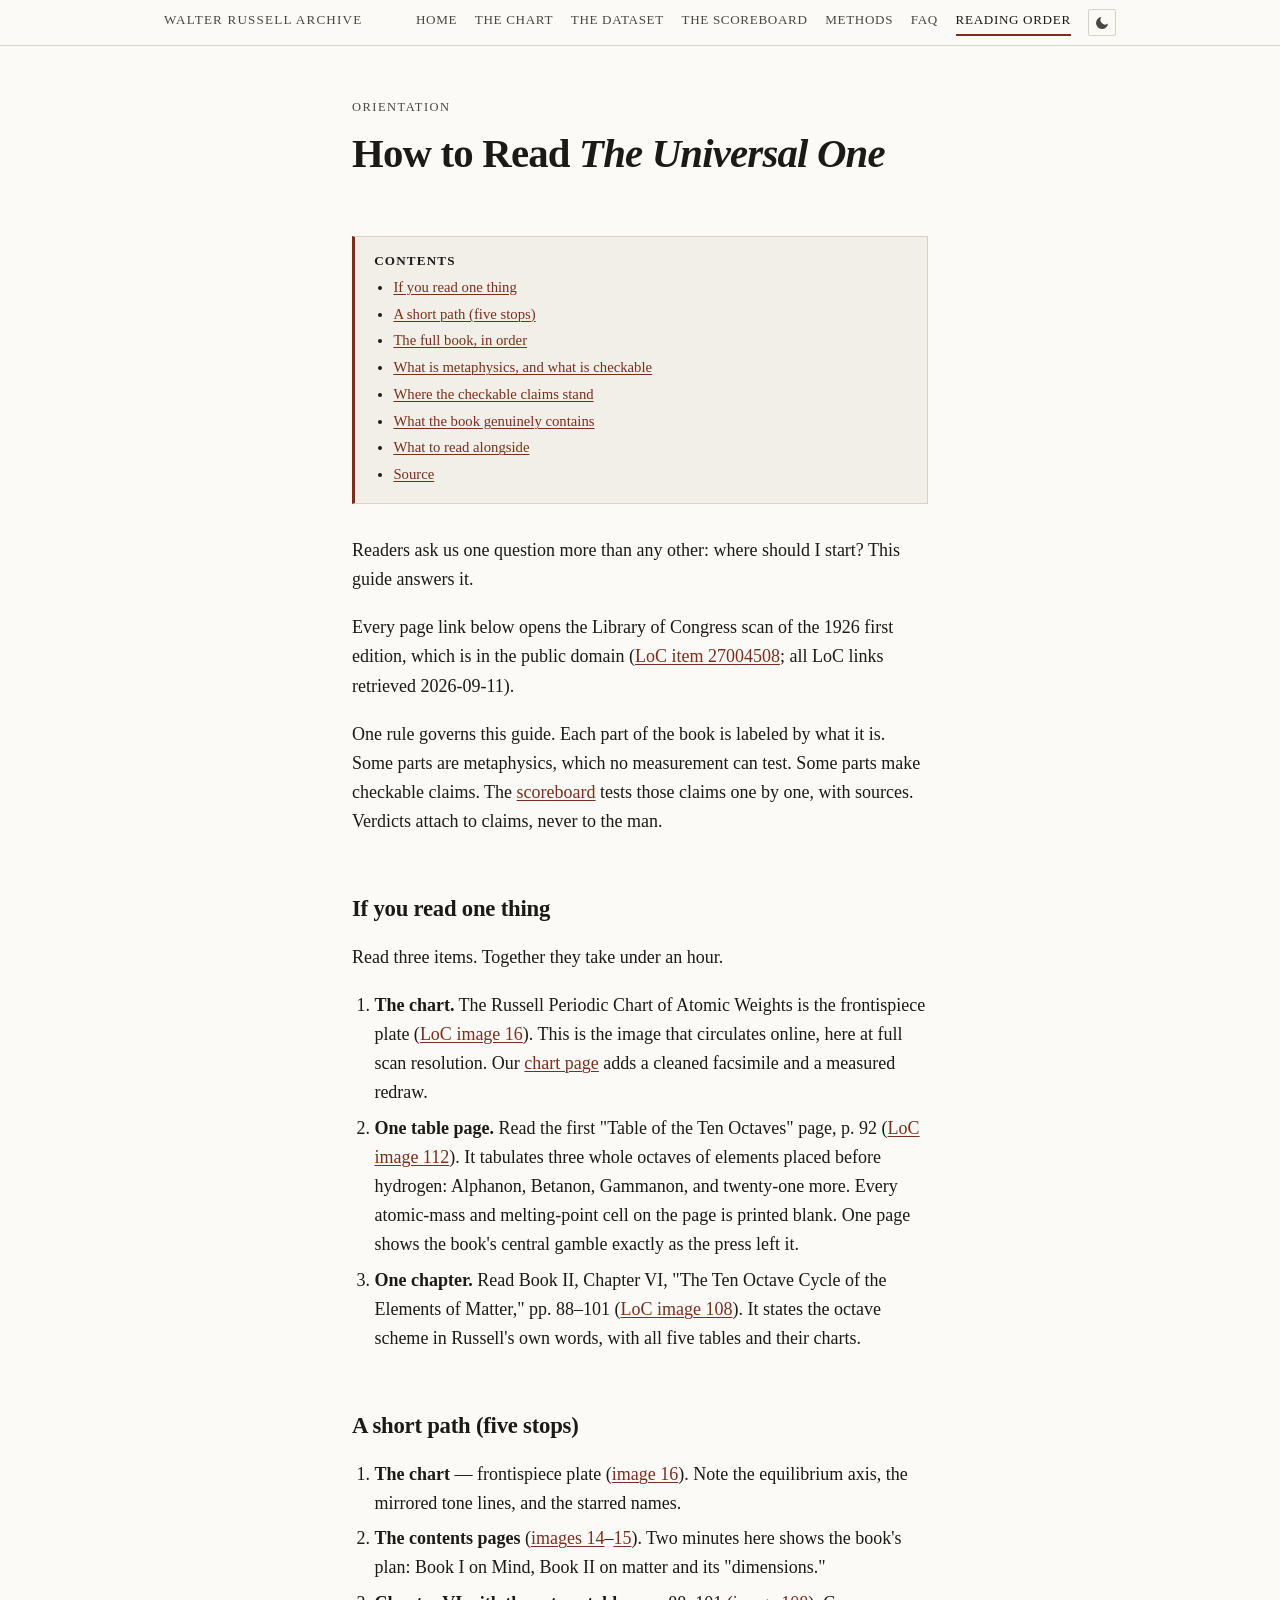
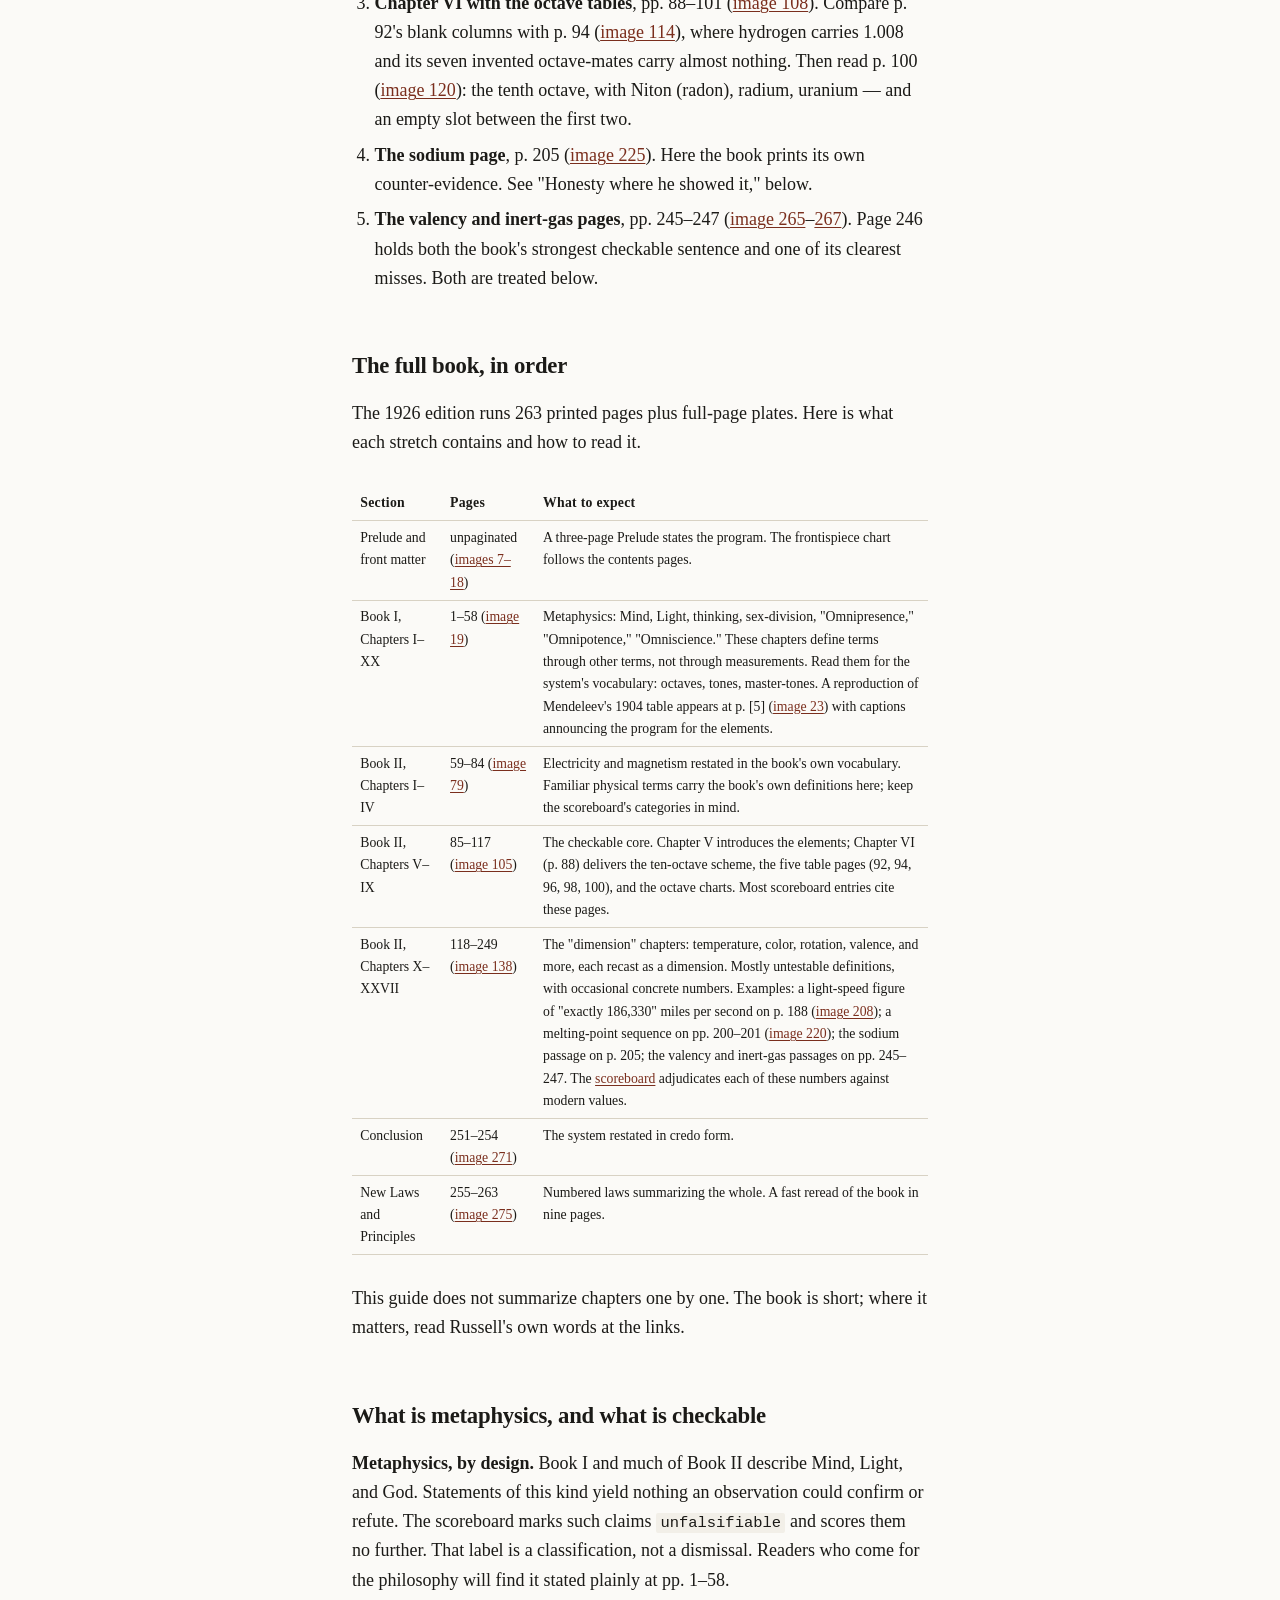
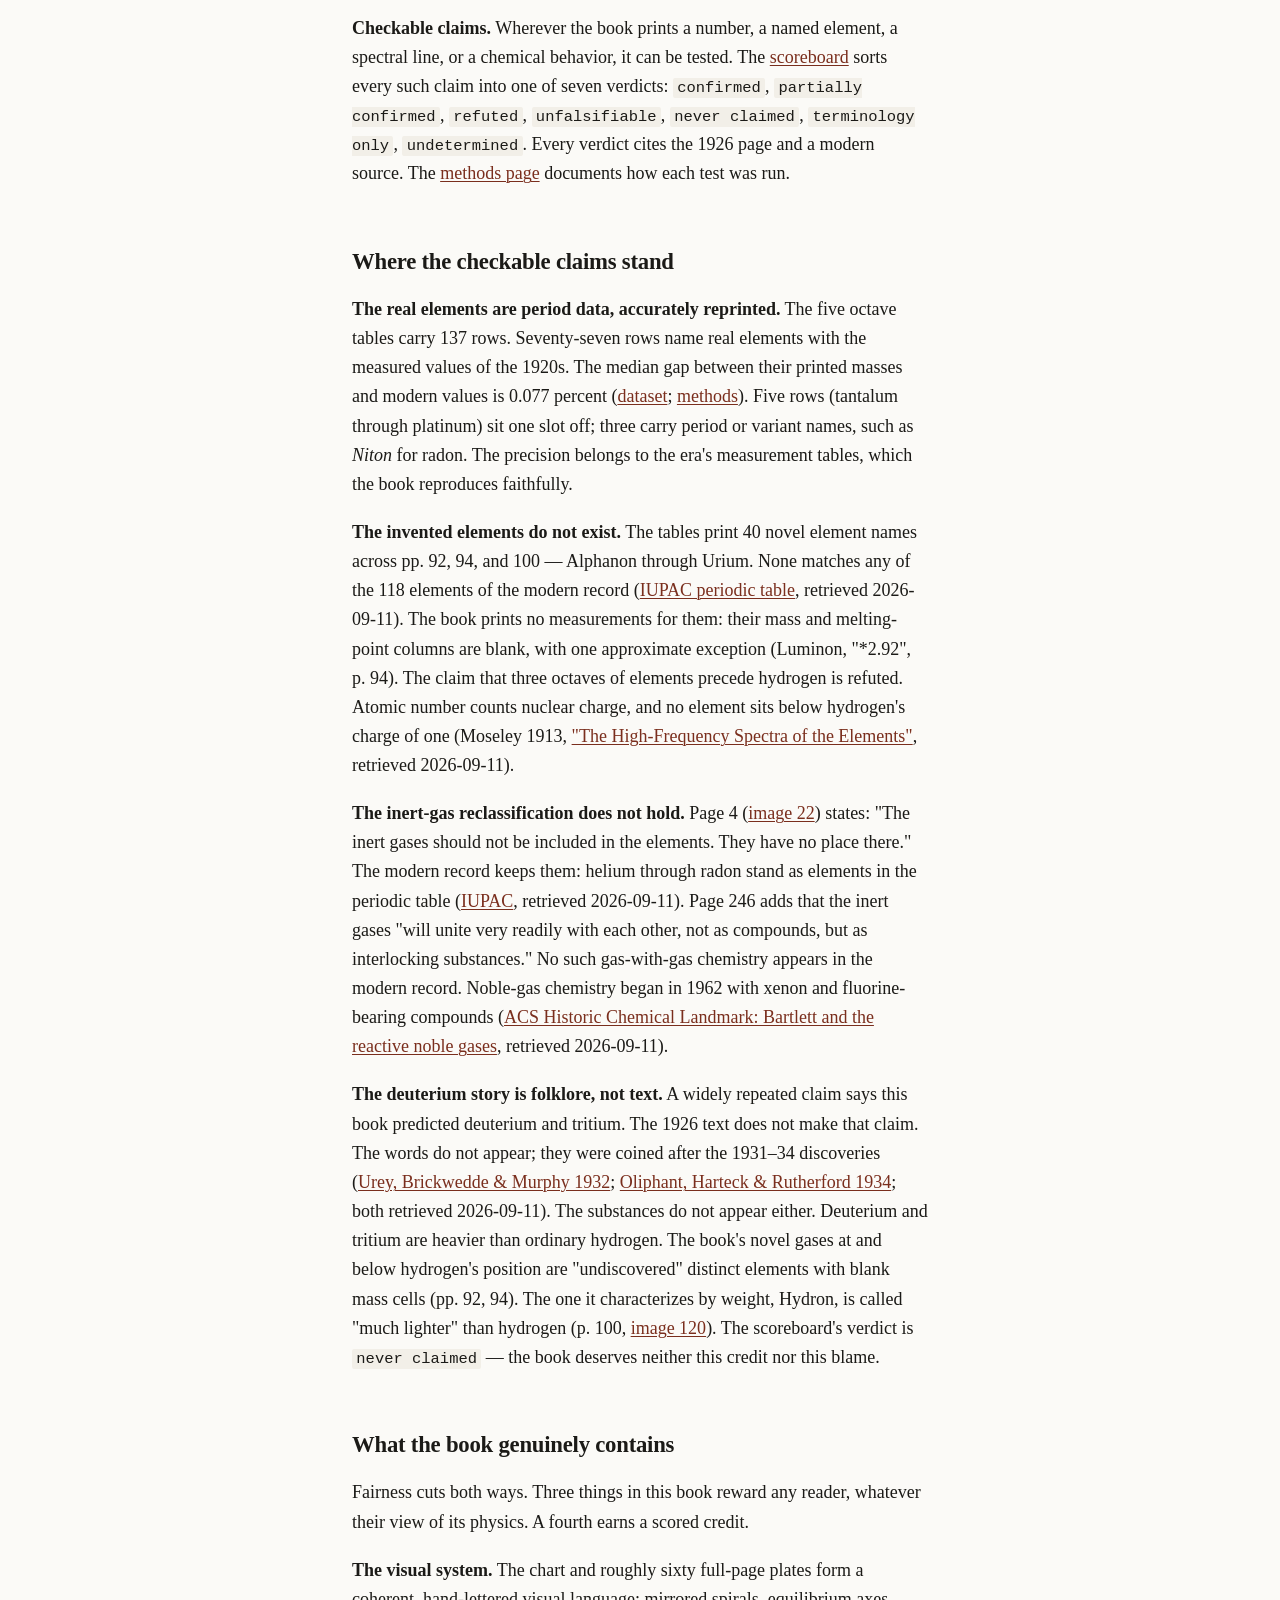
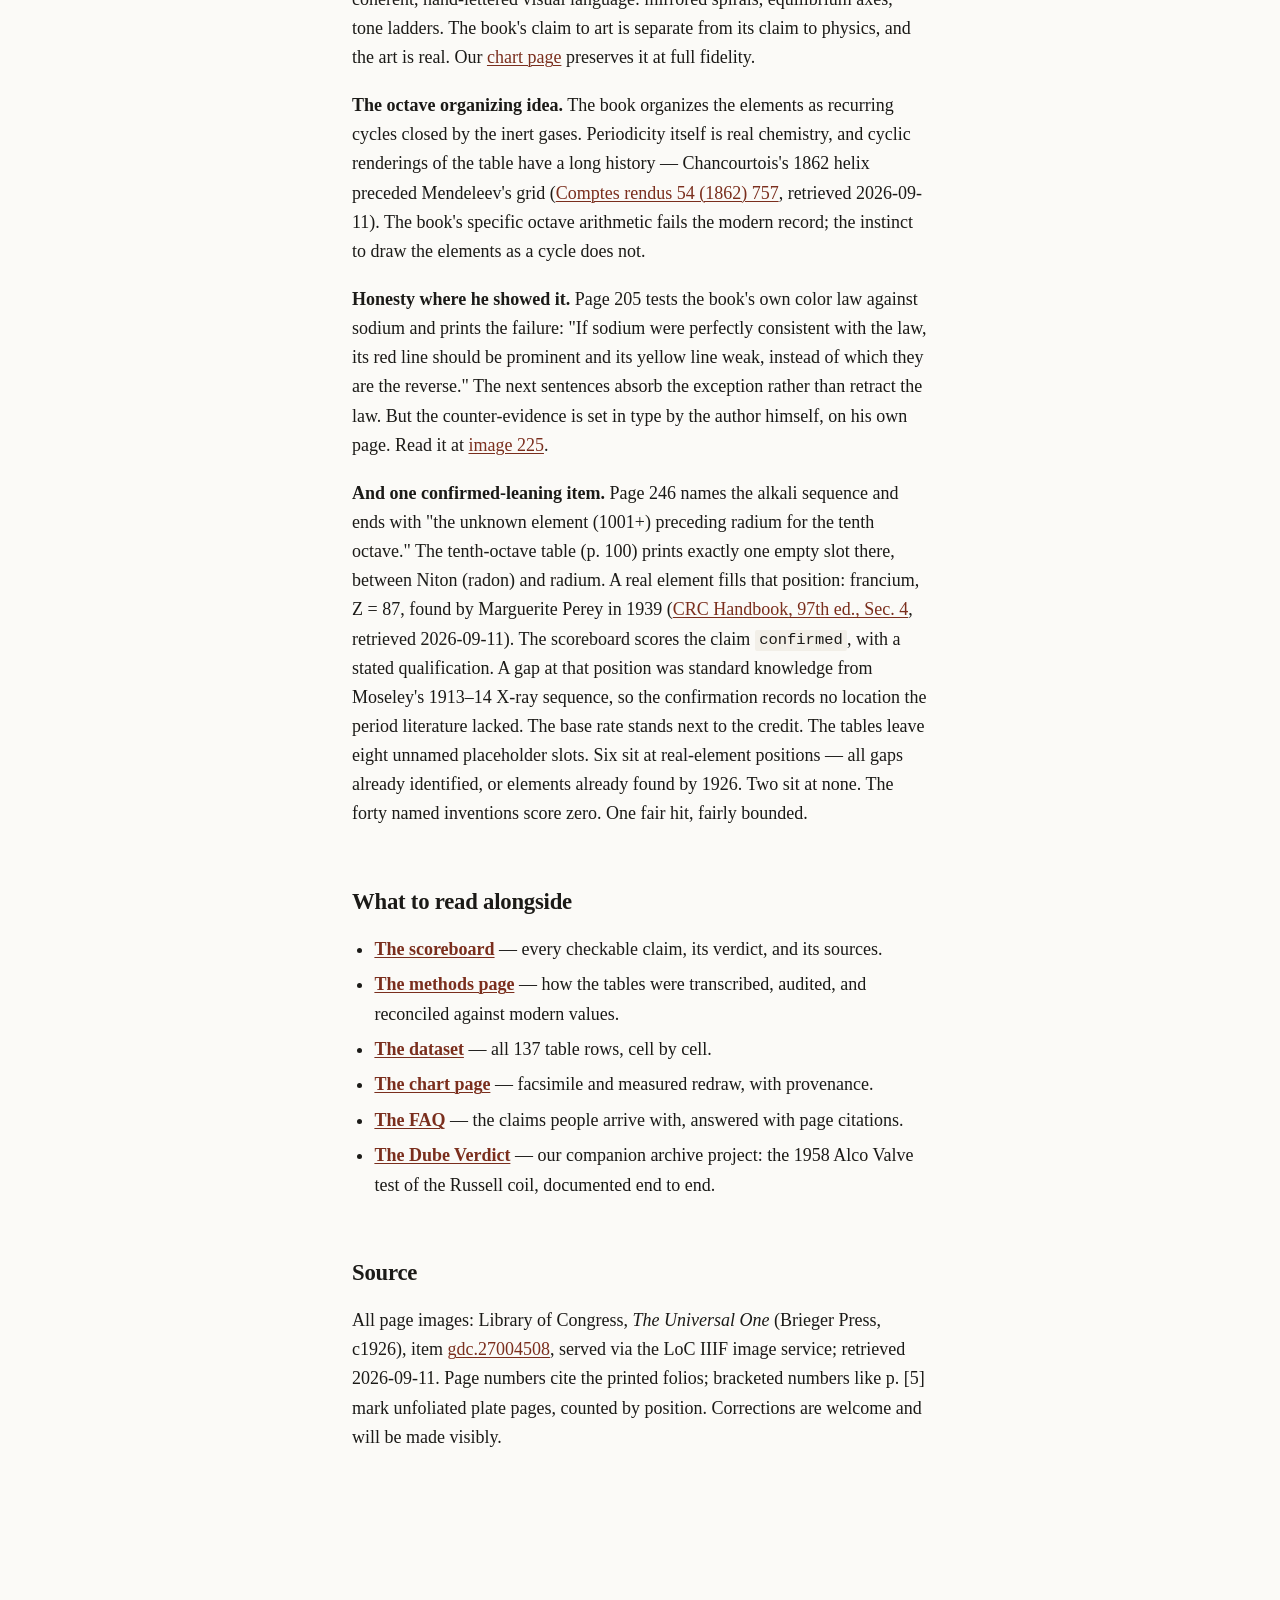
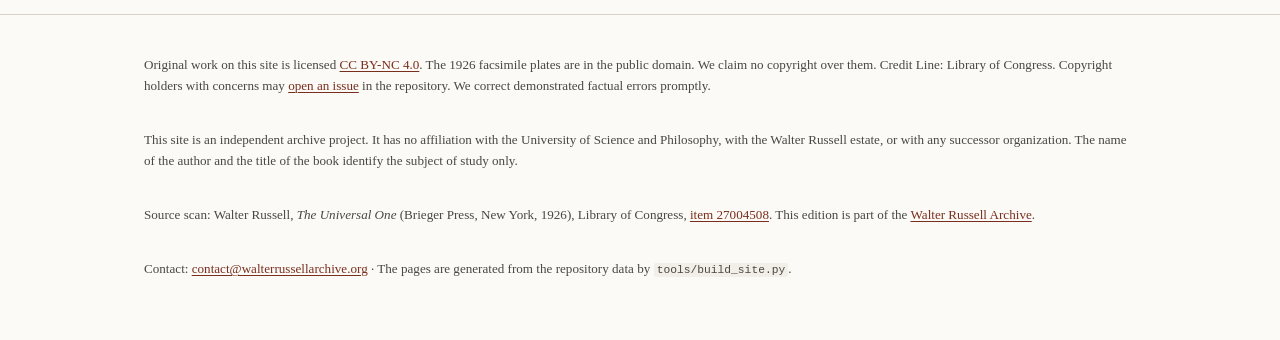
<file: docs/reading-order.html>
<!doctype html>
<html lang="en">
<head>
<meta charset="utf-8">
<meta name="viewport" content="width=device-width, initial-scale=1">
<meta name="color-scheme" content="light dark">
<title>How to Read The Universal One — the Russell chart edition</title>
<meta name="description" content="How to Read The Universal One — the Russell chart edition.">
<link rel="canonical" href="https://charts.walterrussellarchive.org/reading-order.html">
<meta property="og:type" content="article">
<meta property="og:title" content="How to Read The Universal One — the Russell chart edition">
<meta property="og:description" content="How to Read The Universal One — the Russell chart edition.">
<meta property="og:url" content="https://charts.walterrussellarchive.org/reading-order.html">
<meta property="og:image" content="https://charts.walterrussellarchive.org/assets/og-card.png">
<meta property="og:image:width" content="1200">
<meta property="og:image:height" content="630">
<meta name="twitter:card" content="summary_large_image">
<link rel="stylesheet" href="assets/site.css">
<script>document.documentElement.classList.add("js");try{var t=localStorage.getItem("theme");if(t==="dark"||t==="light")document.documentElement.dataset.theme=t;}catch(e){}</script>
</head>
<body>
<header class="masthead">
  <div class="masthead-inner">
    <a class="wordmark" href="index.html">Walter Russell Archive</a>
    <nav>
      <a href="index.html">Home</a>
      <a href="chart.html">The chart</a>
      <a href="dataset.html">The dataset</a>
      <a href="scoreboard.html">The scoreboard</a>
      <a href="methods.html">Methods</a>
      <a href="faq.html">FAQ</a>
      <a href="reading-order.html" aria-current="page">Reading order</a>
      <button class="theme-toggle" type="button" data-theme-toggle aria-pressed="false"
              aria-label="Switch to the dark theme" title="Switch to the dark theme">
        <svg class="icon icon-moon" viewBox="0 0 24 24" aria-hidden="true" focusable="false"><path d="M21 12.8A9 9 0 1 1 11.2 3a7 7 0 0 0 9.8 9.8z"/></svg>
        <svg class="icon icon-sun" viewBox="0 0 24 24" aria-hidden="true" focusable="false"><circle cx="12" cy="12" r="4.6"/><path d="M12 1.4v2.4M12 20.2v2.4M4.4 4.4l1.7 1.7M17.9 17.9l1.7 1.7M1.4 12h2.4M20.2 12h2.4M4.4 19.6l1.7-1.7M17.9 6.1l1.7-1.7"/></svg>
      </button>
    </nav>
  </div>
</header>
<main>
<div class="title-block">
  <p class="kicker">Orientation</p>
  <h1>How to Read <em>The Universal One</em></h1>
  <p class="subtitle"></p>
  <div class="toolbar"></div>
</div>
<article class="prose">
<nav class="callout toc" aria-label="Contents">
  <h2>Contents</h2>
  <ul>
    <li><a href="#if-you-read-one-thing">If you read one thing</a></li>
    <li><a href="#a-short-path-five-stops">A short path (five stops)</a></li>
    <li><a href="#the-full-book-in-order">The full book, in order</a></li>
    <li><a href="#what-is-metaphysics-and-what-is-checkable">What is metaphysics, and what is checkable</a></li>
    <li><a href="#where-the-checkable-claims-stand">Where the checkable claims stand</a></li>
    <li><a href="#what-the-book-genuinely-contains">What the book genuinely contains</a></li>
    <li><a href="#what-to-read-alongside">What to read alongside</a></li>
    <li><a href="#source">Source</a></li>
  </ul>
</nav>
<p>Readers ask us one question more than any other: where should I start? This guide answers it.</p>
<p>Every page link below opens the Library of Congress scan of the 1926 first edition, which is in the public domain (<a href="https://www.loc.gov/item/27004508/" rel="noopener">LoC item 27004508</a>; all LoC links retrieved 2026-09-11).</p>
<p>One rule governs this guide. Each part of the book is labeled by what it is. Some parts are metaphysics, which no measurement can test. Some parts make checkable claims. The <a href="scoreboard.html">scoreboard</a> tests those claims one by one, with sources. Verdicts attach to claims, never to the man.</p>
<h2 id="if-you-read-one-thing">If you read one thing</h2>
<p>Read three items. Together they take under an hour.</p>
<ol><li><strong>The chart.</strong> The Russell Periodic Chart of Atomic Weights is the frontispiece plate (<a href="https://tile.loc.gov/image-services/iiif/public:gdc:27004508:0016/full/full/0/default.jpg" rel="noopener">LoC image 16</a>). This is the image that circulates online, here at full scan resolution. Our <a href="chart.html">chart page</a> adds a cleaned facsimile and a measured redraw.</li><li><strong>One table page.</strong> Read the first "Table of the Ten Octaves" page, p. 92 (<a href="https://tile.loc.gov/image-services/iiif/public:gdc:27004508:0112/full/full/0/default.jpg" rel="noopener">LoC image 112</a>). It tabulates three whole octaves of elements placed before hydrogen: Alphanon, Betanon, Gammanon, and twenty-one more. Every atomic-mass and melting-point cell on the page is printed blank. One page shows the book's central gamble exactly as the press left it.</li><li><strong>One chapter.</strong> Read Book II, Chapter VI, "The Ten Octave Cycle of the Elements of Matter," pp. 88–101 (<a href="https://tile.loc.gov/image-services/iiif/public:gdc:27004508:0108/full/full/0/default.jpg" rel="noopener">LoC image 108</a>). It states the octave scheme in Russell's own words, with all five tables and their charts.</li></ol>
<h2 id="a-short-path-five-stops">A short path (five stops)</h2>
<ol><li><strong>The chart</strong> — frontispiece plate (<a href="https://tile.loc.gov/image-services/iiif/public:gdc:27004508:0016/full/full/0/default.jpg" rel="noopener">image 16</a>). Note the equilibrium axis, the mirrored tone lines, and the starred names.</li><li><strong>The contents pages</strong> (<a href="https://tile.loc.gov/image-services/iiif/public:gdc:27004508:0014/full/full/0/default.jpg" rel="noopener">images 14</a>–<a href="https://tile.loc.gov/image-services/iiif/public:gdc:27004508:0015/full/full/0/default.jpg" rel="noopener">15</a>). Two minutes here shows the book's plan: Book I on Mind, Book II on matter and its "dimensions."</li><li><strong>Chapter VI with the octave tables</strong>, pp. 88–101 (<a href="https://tile.loc.gov/image-services/iiif/public:gdc:27004508:0108/full/full/0/default.jpg" rel="noopener">image 108</a>). Compare p. 92's blank columns with p. 94 (<a href="https://tile.loc.gov/image-services/iiif/public:gdc:27004508:0114/full/full/0/default.jpg" rel="noopener">image 114</a>), where hydrogen carries 1.008 and its seven invented octave-mates carry almost nothing. Then read p. 100 (<a href="https://tile.loc.gov/image-services/iiif/public:gdc:27004508:0120/full/full/0/default.jpg" rel="noopener">image 120</a>): the tenth octave, with Niton (radon), radium, uranium — and an empty slot between the first two.</li><li><strong>The sodium page</strong>, p. 205 (<a href="https://tile.loc.gov/image-services/iiif/public:gdc:27004508:0225/full/full/0/default.jpg" rel="noopener">image 225</a>). Here the book prints its own counter-evidence. See "Honesty where he showed it," below.</li><li><strong>The valency and inert-gas pages</strong>, pp. 245–247 (<a href="https://tile.loc.gov/image-services/iiif/public:gdc:27004508:0265/full/full/0/default.jpg" rel="noopener">image 265</a>–<a href="https://tile.loc.gov/image-services/iiif/public:gdc:27004508:0267/full/full/0/default.jpg" rel="noopener">267</a>). Page 246 holds both the book's strongest checkable sentence and one of its clearest misses. Both are treated below.</li></ol>
<h2 id="the-full-book-in-order">The full book, in order</h2>
<p>The 1926 edition runs 263 printed pages plus full-page plates. Here is what each stretch contains and how to read it.</p>
<div class="table-wrap"><table><thead><tr><th>Section</th><th>Pages</th><th>What to expect</th></tr></thead><tbody><tr><td>Prelude and front matter</td><td>unpaginated (<a href="https://tile.loc.gov/image-services/iiif/public:gdc:27004508:0007/full/full/0/default.jpg" rel="noopener">images 7–18</a>)</td><td>A three-page Prelude states the program. The frontispiece chart follows the contents pages.</td></tr><tr><td>Book I, Chapters I–XX</td><td>1–58 (<a href="https://tile.loc.gov/image-services/iiif/public:gdc:27004508:0019/full/full/0/default.jpg" rel="noopener">image 19</a>)</td><td>Metaphysics: Mind, Light, thinking, sex-division, "Omnipresence," "Omnipotence," "Omniscience." These chapters define terms through other terms, not through measurements. Read them for the system's vocabulary: octaves, tones, master-tones. A reproduction of Mendeleev's 1904 table appears at p. [5] (<a href="https://tile.loc.gov/image-services/iiif/public:gdc:27004508:0023/full/full/0/default.jpg" rel="noopener">image 23</a>) with captions announcing the program for the elements.</td></tr><tr><td>Book II, Chapters I–IV</td><td>59–84 (<a href="https://tile.loc.gov/image-services/iiif/public:gdc:27004508:0079/full/full/0/default.jpg" rel="noopener">image 79</a>)</td><td>Electricity and magnetism restated in the book's own vocabulary. Familiar physical terms carry the book's own definitions here; keep the scoreboard's categories in mind.</td></tr><tr><td>Book II, Chapters V–IX</td><td>85–117 (<a href="https://tile.loc.gov/image-services/iiif/public:gdc:27004508:0105/full/full/0/default.jpg" rel="noopener">image 105</a>)</td><td>The checkable core. Chapter V introduces the elements; Chapter VI (p. 88) delivers the ten-octave scheme, the five table pages (92, 94, 96, 98, 100), and the octave charts. Most scoreboard entries cite these pages.</td></tr><tr><td>Book II, Chapters X–XXVII</td><td>118–249 (<a href="https://tile.loc.gov/image-services/iiif/public:gdc:27004508:0138/full/full/0/default.jpg" rel="noopener">image 138</a>)</td><td>The "dimension" chapters: temperature, color, rotation, valence, and more, each recast as a dimension. Mostly untestable definitions, with occasional concrete numbers. Examples: a light-speed figure of "exactly 186,330" miles per second on p. 188 (<a href="https://tile.loc.gov/image-services/iiif/public:gdc:27004508:0208/full/full/0/default.jpg" rel="noopener">image 208</a>); a melting-point sequence on pp. 200–201 (<a href="https://tile.loc.gov/image-services/iiif/public:gdc:27004508:0220/full/full/0/default.jpg" rel="noopener">image 220</a>); the sodium passage on p. 205; the valency and inert-gas passages on pp. 245–247. The <a href="scoreboard.html">scoreboard</a> adjudicates each of these numbers against modern values.</td></tr><tr><td>Conclusion</td><td>251–254 (<a href="https://tile.loc.gov/image-services/iiif/public:gdc:27004508:0271/full/full/0/default.jpg" rel="noopener">image 271</a>)</td><td>The system restated in credo form.</td></tr><tr><td>New Laws and Principles</td><td>255–263 (<a href="https://tile.loc.gov/image-services/iiif/public:gdc:27004508:0275/full/full/0/default.jpg" rel="noopener">image 275</a>)</td><td>Numbered laws summarizing the whole. A fast reread of the book in nine pages.</td></tr></tbody></table></div>
<p>This guide does not summarize chapters one by one. The book is short; where it matters, read Russell's own words at the links.</p>
<h2 id="what-is-metaphysics-and-what-is-checkable">What is metaphysics, and what is checkable</h2>
<p><strong>Metaphysics, by design.</strong> Book I and much of Book II describe Mind, Light, and God. Statements of this kind yield nothing an observation could confirm or refute. The scoreboard marks such claims <code>unfalsifiable</code> and scores them no further. That label is a classification, not a dismissal. Readers who come for the philosophy will find it stated plainly at pp. 1–58.</p>
<p><strong>Checkable claims.</strong> Wherever the book prints a number, a named element, a spectral line, or a chemical behavior, it can be tested. The <a href="scoreboard.html">scoreboard</a> sorts every such claim into one of seven verdicts: <code>confirmed</code>, <code>partially confirmed</code>, <code>refuted</code>, <code>unfalsifiable</code>, <code>never claimed</code>, <code>terminology only</code>, <code>undetermined</code>. Every verdict cites the 1926 page and a modern source. The <a href="methods.html">methods page</a> documents how each test was run.</p>
<h2 id="where-the-checkable-claims-stand">Where the checkable claims stand</h2>
<p><strong>The real elements are period data, accurately reprinted.</strong> The five octave tables carry 137 rows. Seventy-seven rows name real elements with the measured values of the 1920s. The median gap between their printed masses and modern values is 0.077 percent (<a href="dataset.html">dataset</a>; <a href="methods.html">methods</a>). Five rows (tantalum through platinum) sit one slot off; three carry period or variant names, such as <em>Niton</em> for radon. The precision belongs to the era's measurement tables, which the book reproduces faithfully.</p>
<p><strong>The invented elements do not exist.</strong> The tables print 40 novel element names across pp. 92, 94, and 100 — Alphanon through Urium. None matches any of the 118 elements of the modern record (<a href="https://iupac.org/what-we-do/periodic-table-of-elements/" rel="noopener">IUPAC periodic table</a>, retrieved 2026-09-11). The book prints no measurements for them: their mass and melting-point columns are blank, with one approximate exception (Luminon, "*2.92", p. 94). The claim that three octaves of elements precede hydrogen is refuted. Atomic number counts nuclear charge, and no element sits below hydrogen's charge of one (Moseley 1913, <a href="https://www.chemteam.info/Chem-History/Moseley-article.html" rel="noopener">"The High-Frequency Spectra of the Elements"</a>, retrieved 2026-09-11).</p>
<p><strong>The inert-gas reclassification does not hold.</strong> Page 4 (<a href="https://tile.loc.gov/image-services/iiif/public:gdc:27004508:0022/full/full/0/default.jpg" rel="noopener">image 22</a>) states: "The inert gases should not be included in the elements. They have no place there." The modern record keeps them: helium through radon stand as elements in the periodic table (<a href="https://iupac.org/what-we-do/periodic-table-of-elements/" rel="noopener">IUPAC</a>, retrieved 2026-09-11). Page 246 adds that the inert gases "will unite very readily with each other, not as compounds, but as interlocking substances." No such gas-with-gas chemistry appears in the modern record. Noble-gas chemistry began in 1962 with xenon and fluorine-bearing compounds (<a href="https://www.acs.org/education/whatischemistry/landmarks/bartlettnoblegases.html" rel="noopener">ACS Historic Chemical Landmark: Bartlett and the reactive noble gases</a>, retrieved 2026-09-11).</p>
<p><strong>The deuterium story is folklore, not text.</strong> A widely repeated claim says this book predicted deuterium and tritium. The 1926 text does not make that claim. The words do not appear; they were coined after the 1931–34 discoveries (<a href="https://doi.org/10.1103/PhysRev.40.1" rel="noopener">Urey, Brickwedde &amp; Murphy 1932</a>; <a href="https://royalsocietypublishing.org/rspa/article/144/853/692/3593/Transmutation-effects-observed-with-heavy-hydrogen" rel="noopener">Oliphant, Harteck &amp; Rutherford 1934</a>; both retrieved 2026-09-11). The substances do not appear either. Deuterium and tritium are heavier than ordinary hydrogen. The book's novel gases at and below hydrogen's position are "undiscovered" distinct elements with blank mass cells (pp. 92, 94). The one it characterizes by weight, Hydron, is called "much lighter" than hydrogen (p. 100, <a href="https://tile.loc.gov/image-services/iiif/public:gdc:27004508:0120/full/full/0/default.jpg" rel="noopener">image 120</a>). The scoreboard's verdict is <code>never claimed</code> — the book deserves neither this credit nor this blame.</p>
<h2 id="what-the-book-genuinely-contains">What the book genuinely contains</h2>
<p>Fairness cuts both ways. Three things in this book reward any reader, whatever their view of its physics. A fourth earns a scored credit.</p>
<p><strong>The visual system.</strong> The chart and roughly sixty full-page plates form a coherent, hand-lettered visual language: mirrored spirals, equilibrium axes, tone ladders. The book's claim to art is separate from its claim to physics, and the art is real. Our <a href="chart.html">chart page</a> preserves it at full fidelity.</p>
<p><strong>The octave organizing idea.</strong> The book organizes the elements as recurring cycles closed by the inert gases. Periodicity itself is real chemistry, and cyclic renderings of the table have a long history — Chancourtois's 1862 helix preceded Mendeleev's grid (<a href="https://fr.wikisource.org/wiki/Comptes_rendus_de_l%E2%80%99Acad%C3%A9mie_des_sciences/Tome_54,_1862/21_avril" rel="noopener">Comptes rendus 54 (1862) 757</a>, retrieved 2026-09-11). The book's specific octave arithmetic fails the modern record; the instinct to draw the elements as a cycle does not.</p>
<p><strong>Honesty where he showed it.</strong> Page 205 tests the book's own color law against sodium and prints the failure: "If sodium were perfectly consistent with the law, its red line should be prominent and its yellow line weak, instead of which they are the reverse." The next sentences absorb the exception rather than retract the law. But the counter-evidence is set in type by the author himself, on his own page. Read it at <a href="https://tile.loc.gov/image-services/iiif/public:gdc:27004508:0225/full/full/0/default.jpg" rel="noopener">image 225</a>.</p>
<p><strong>And one confirmed-leaning item.</strong> Page 246 names the alkali sequence and ends with "the unknown element (1001+) preceding radium for the tenth octave." The tenth-octave table (p. 100) prints exactly one empty slot there, between Niton (radon) and radium. A real element fills that position: francium, Z = 87, found by Marguerite Perey in 1939 (<a href="https://archive.org/details/CRCHandbookOfChemistryAndPhysics97thEdition2016" rel="noopener">CRC Handbook, 97th ed., Sec. 4</a>, retrieved 2026-09-11). The scoreboard scores the claim <code>confirmed</code>, with a stated qualification. A gap at that position was standard knowledge from Moseley's 1913–14 X-ray sequence, so the confirmation records no location the period literature lacked. The base rate stands next to the credit. The tables leave eight unnamed placeholder slots. Six sit at real-element positions — all gaps already identified, or elements already found by 1926. Two sit at none. The forty named inventions score zero. One fair hit, fairly bounded.</p>
<h2 id="what-to-read-alongside">What to read alongside</h2>
<ul><li><strong><a href="scoreboard.html">The scoreboard</a></strong> — every checkable claim, its verdict, and its sources.</li><li><strong><a href="methods.html">The methods page</a></strong> — how the tables were transcribed, audited, and reconciled against modern values.</li><li><strong><a href="dataset.html">The dataset</a></strong> — all 137 table rows, cell by cell.</li><li><strong><a href="chart.html">The chart page</a></strong> — facsimile and measured redraw, with provenance.</li><li><strong><a href="faq.html">The FAQ</a></strong> — the claims people arrive with, answered with page citations.</li><li><strong><a href="https://dube.walterrussellarchive.org" rel="noopener">The Dube Verdict</a></strong> — our companion archive project: the 1958 Alco Valve test of the Russell coil, documented end to end.</li></ul>
<h2 id="source">Source</h2>
<p>All page images: Library of Congress, <em>The Universal One</em> (Brieger Press, c1926), item <a href="https://www.loc.gov/item/27004508/" rel="noopener">gdc.27004508</a>, served via the LoC IIIF image service; retrieved 2026-09-11. Page numbers cite the printed folios; bracketed numbers like p. [5] mark unfoliated plate pages, counted by position. Corrections are welcome and will be made visibly.</p>
</article>
</main>
<footer class="site">
  <div class="footer-inner">
    <p>Original work on this site is licensed <a href="https://creativecommons.org/licenses/by-nc/4.0/" rel="noopener">CC BY-NC 4.0</a>. The 1926 facsimile plates are in the public domain. We claim no copyright over them. Credit Line: Library of Congress. Copyright holders with concerns may <a href="https://github.com/walter-russell-archive/walter-russell-charts/issues" rel="noopener">open an issue</a> in the repository. We correct demonstrated factual errors promptly.</p>
    <p>This site is an independent archive project. It has no affiliation with the University of Science and Philosophy, with the Walter Russell estate, or with any successor organization. The name of the author and the title of the book identify the subject of study only.</p>
    <p>Source scan: Walter Russell, <em>The Universal One</em> (Brieger Press, New York, 1926),
       Library of Congress, <a href="https://www.loc.gov/item/27004508/" rel="noopener">item 27004508</a>.
       This edition is part of the <a href="https://walterrussellarchive.org" rel="noopener">Walter Russell Archive</a>.</p>
    <p>Contact: <a href="mailto:contact@walterrussellarchive.org">contact@walterrussellarchive.org</a>
       &middot; The pages are generated from the repository data by <code>tools/build_site.py</code>.</p>
  </div>
</footer>
<script src="assets/site.js"></script>
</body>
</html>
</file>
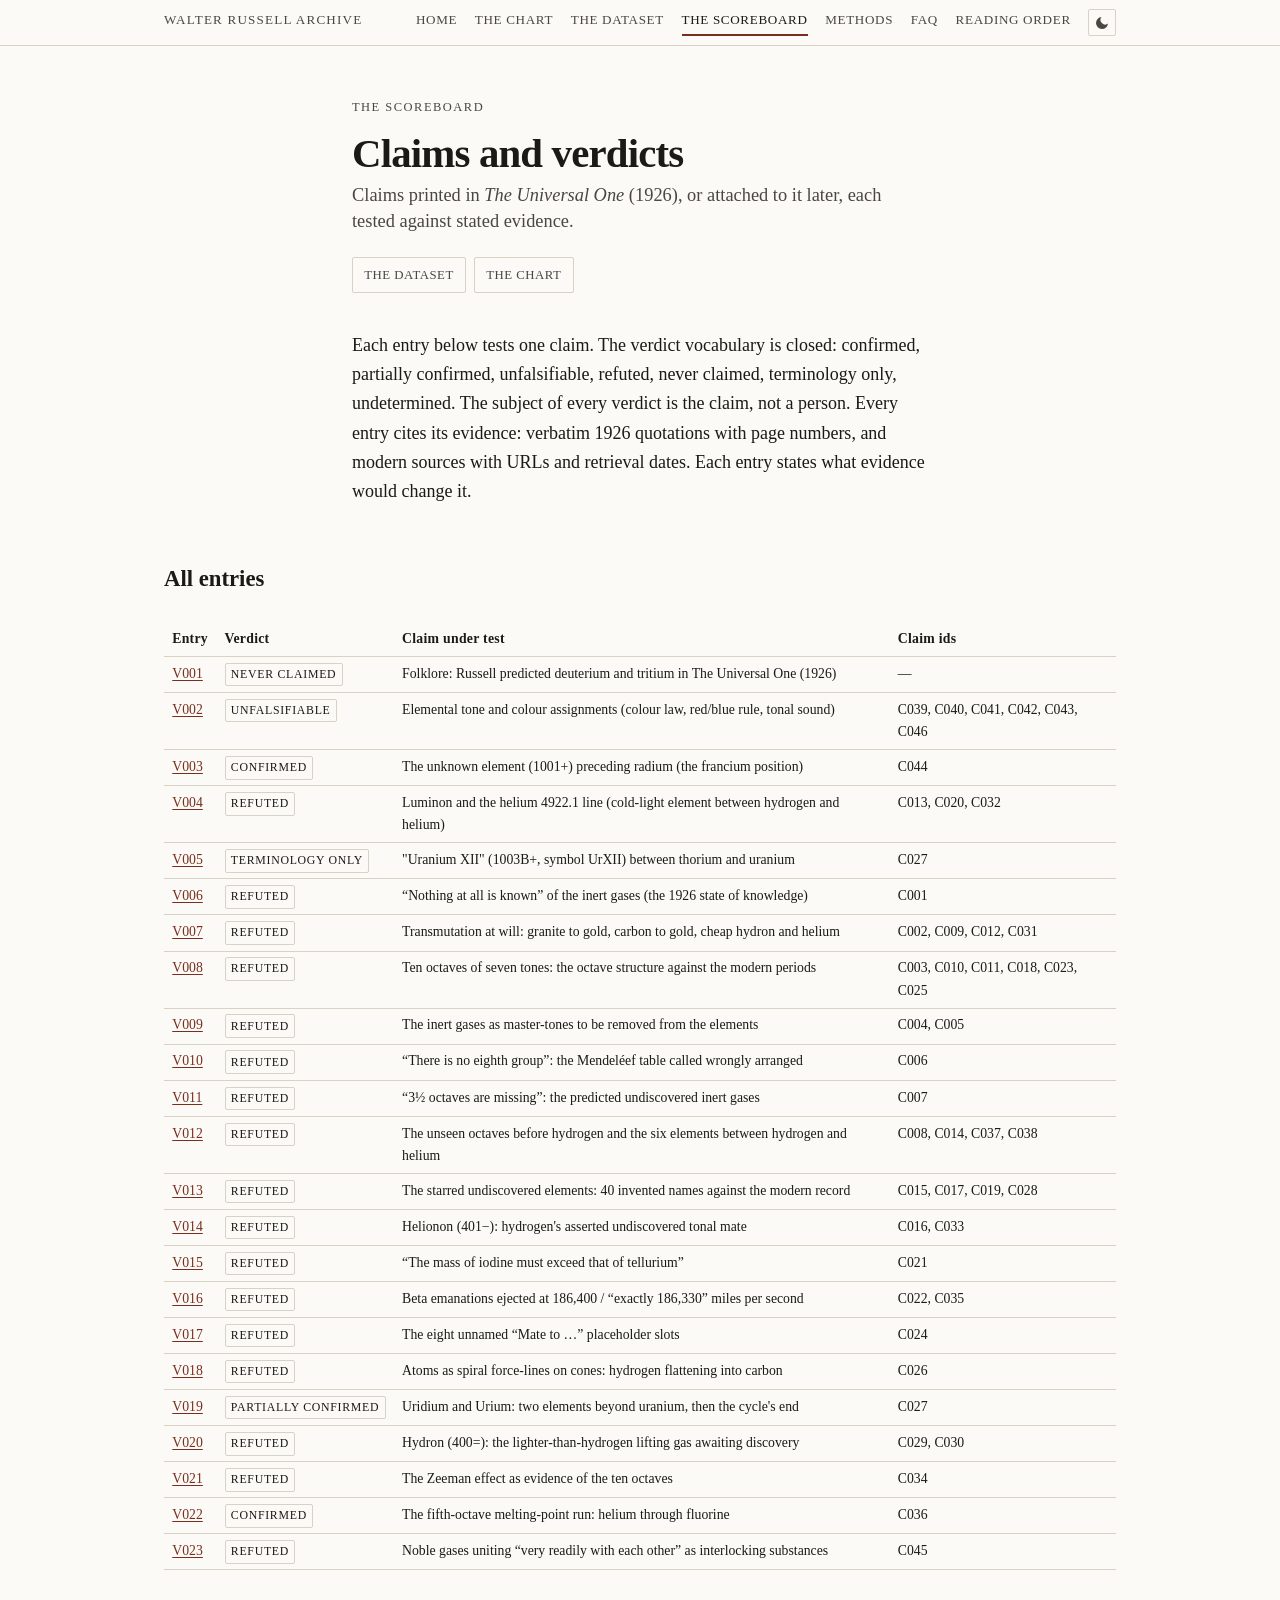
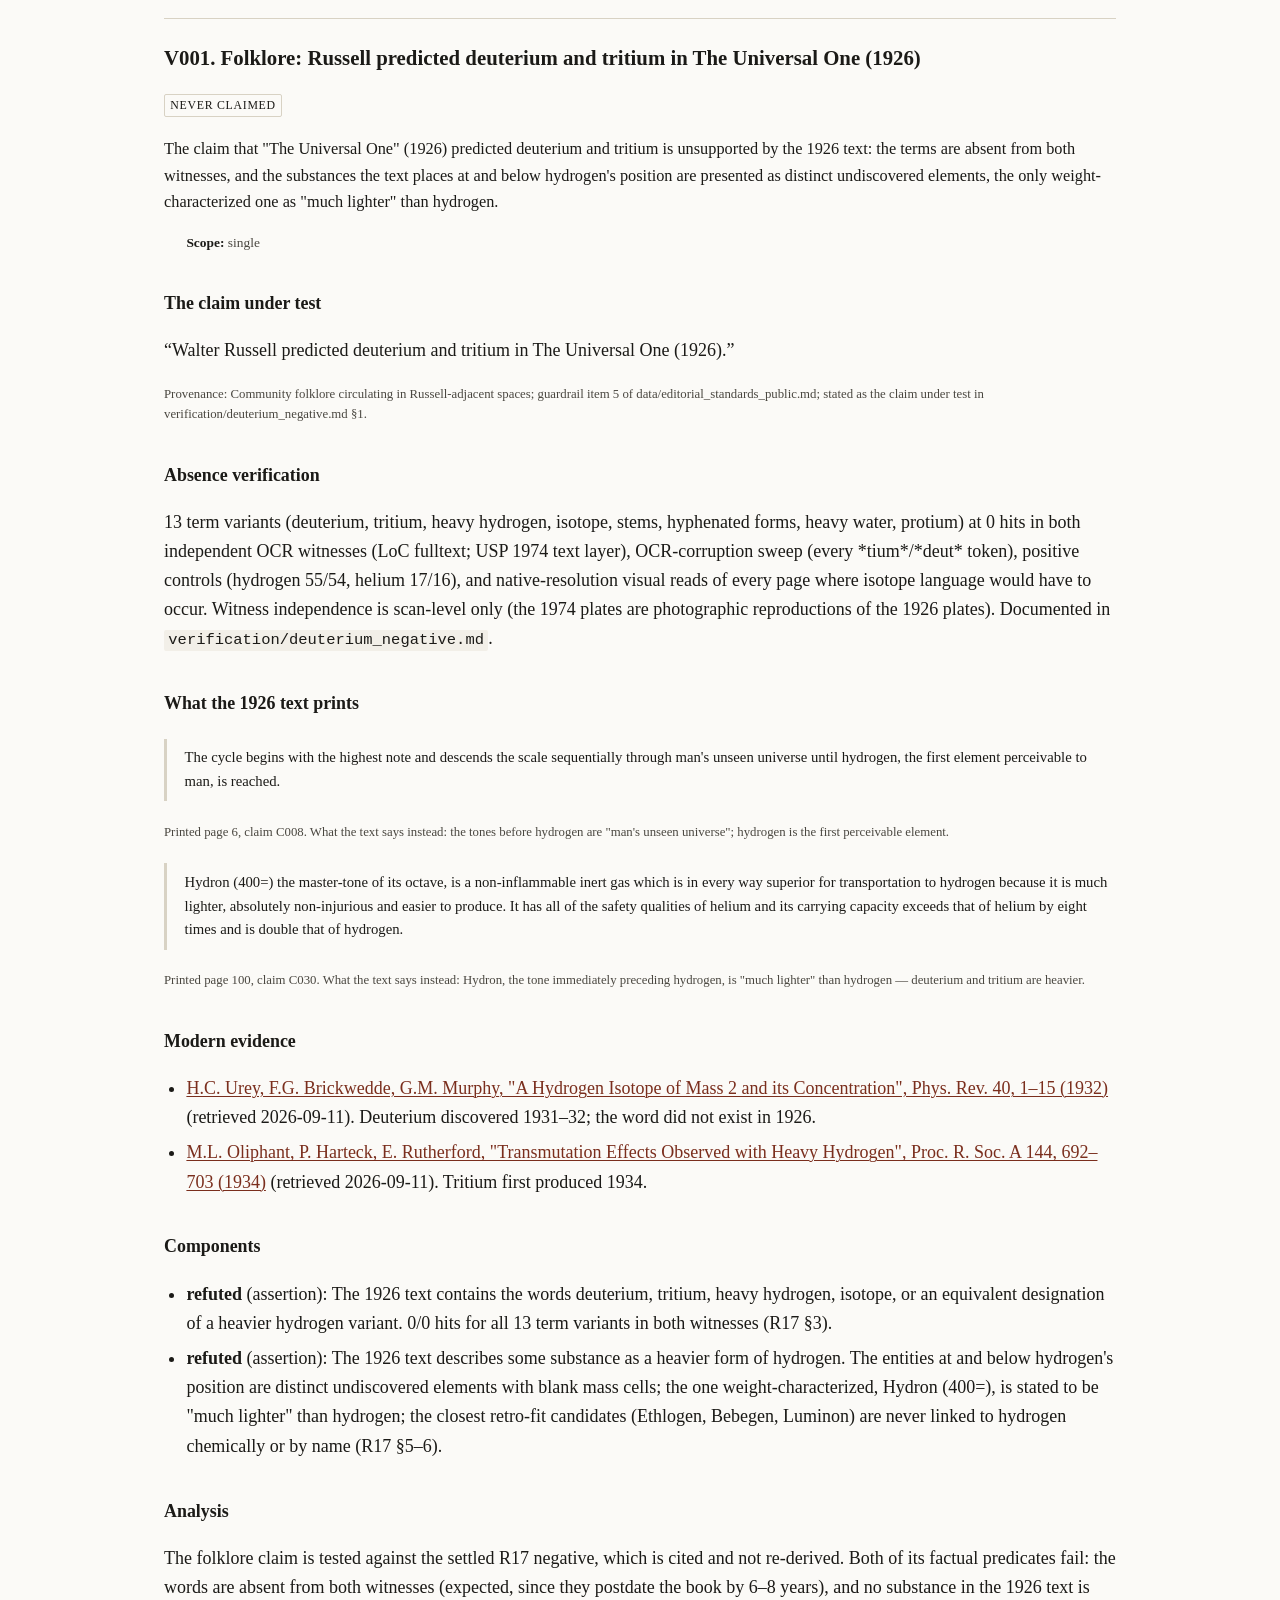
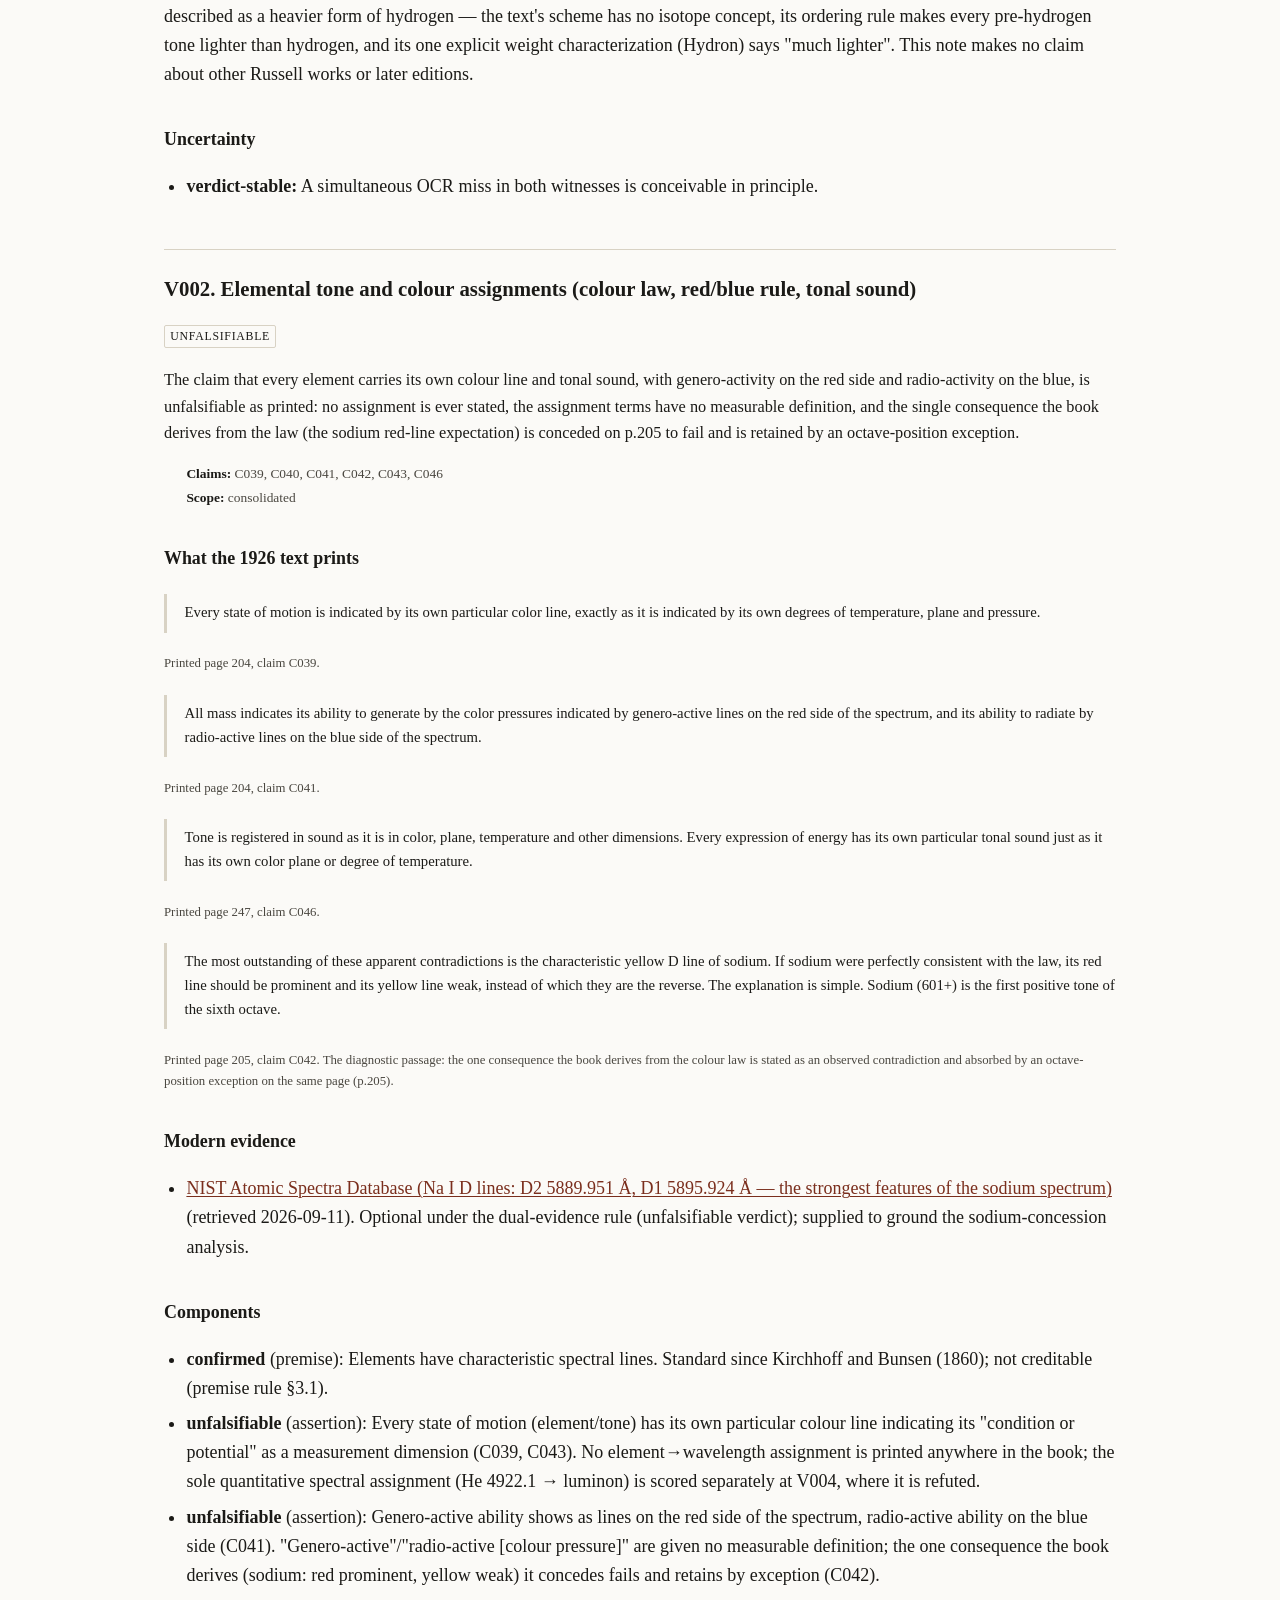
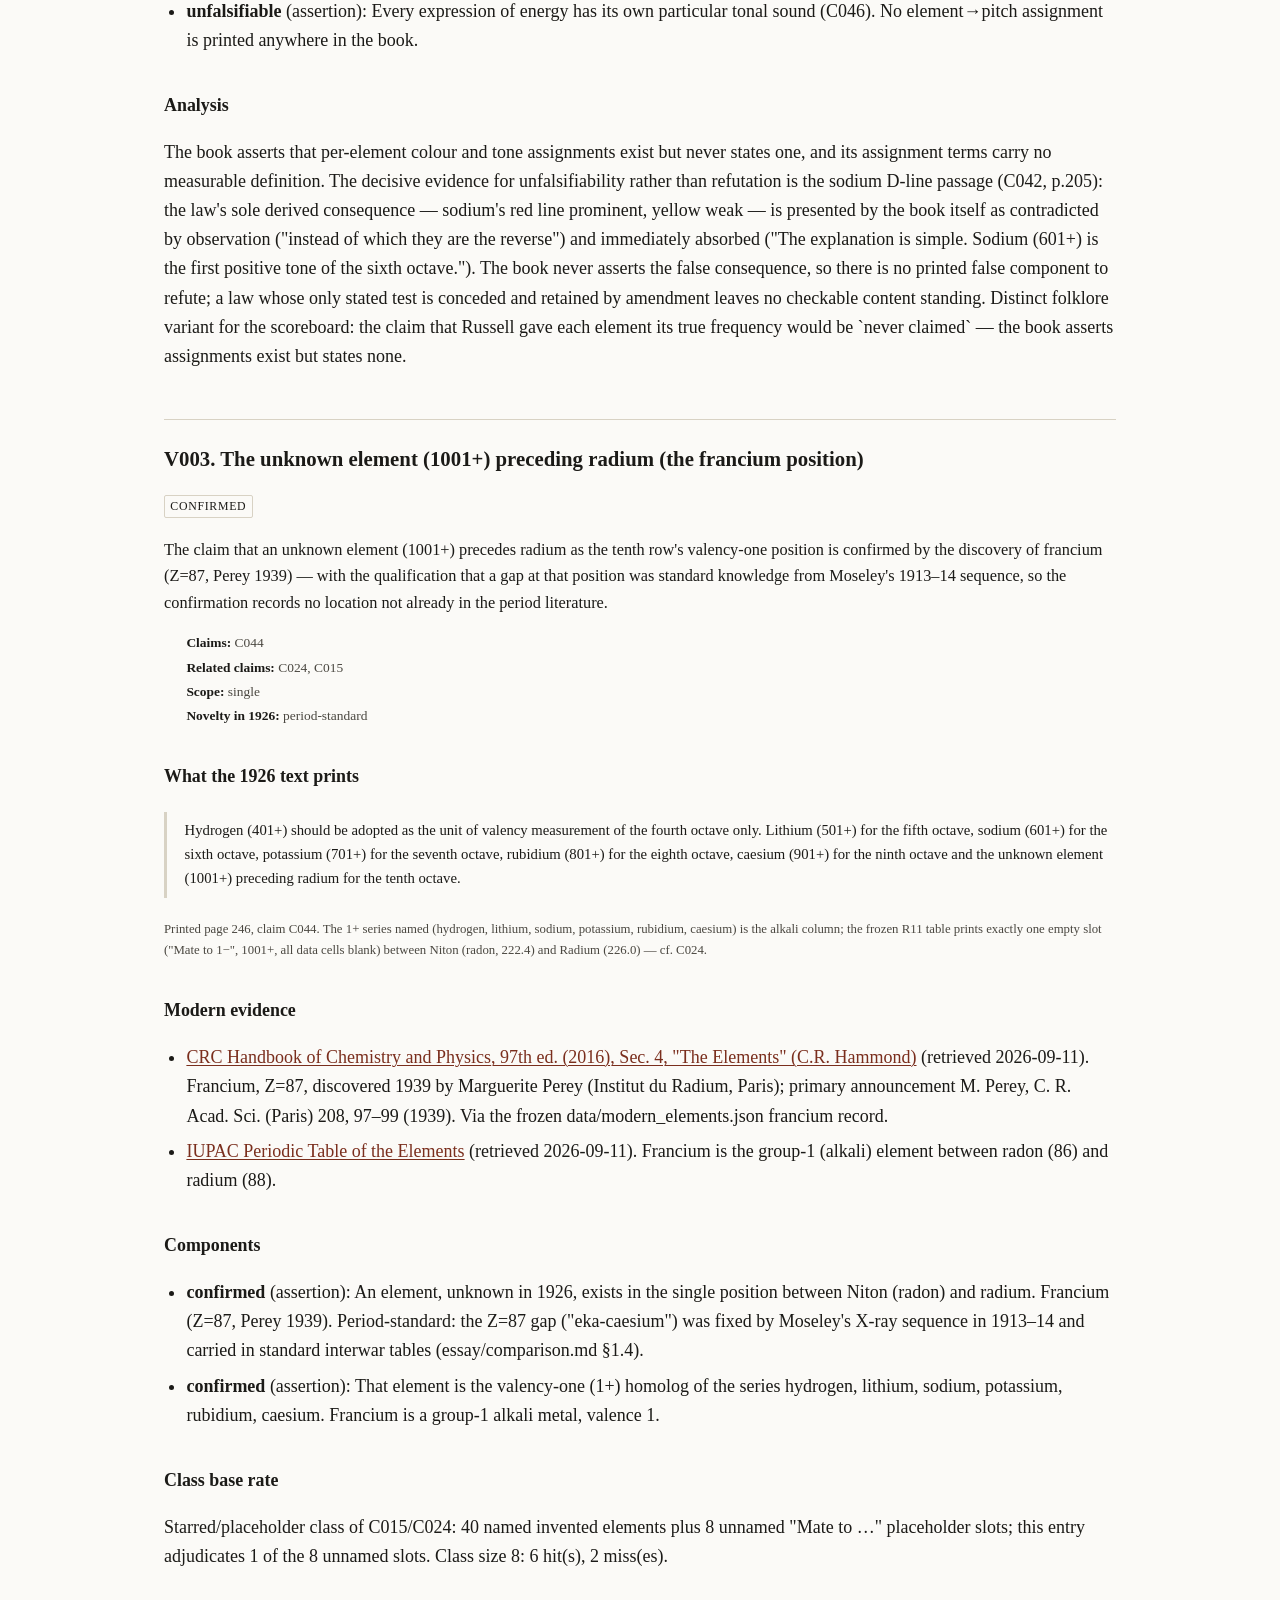
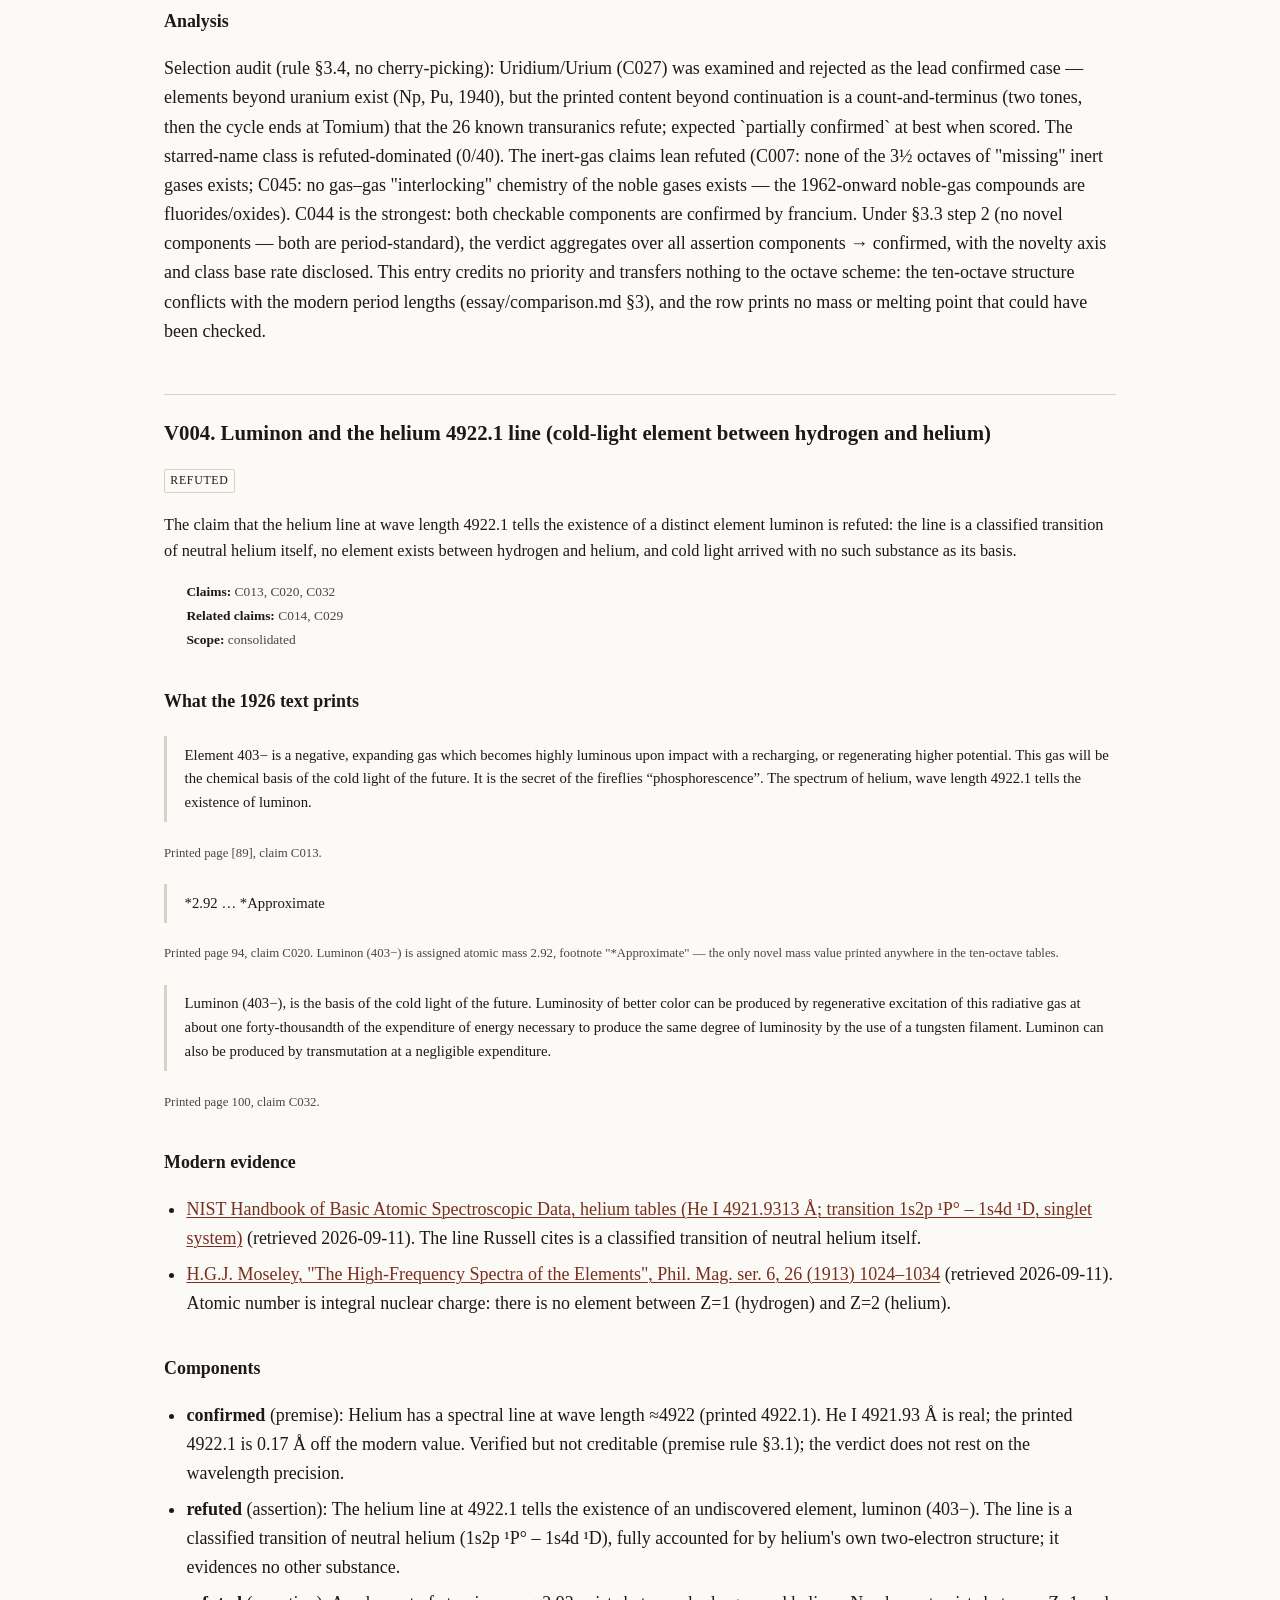
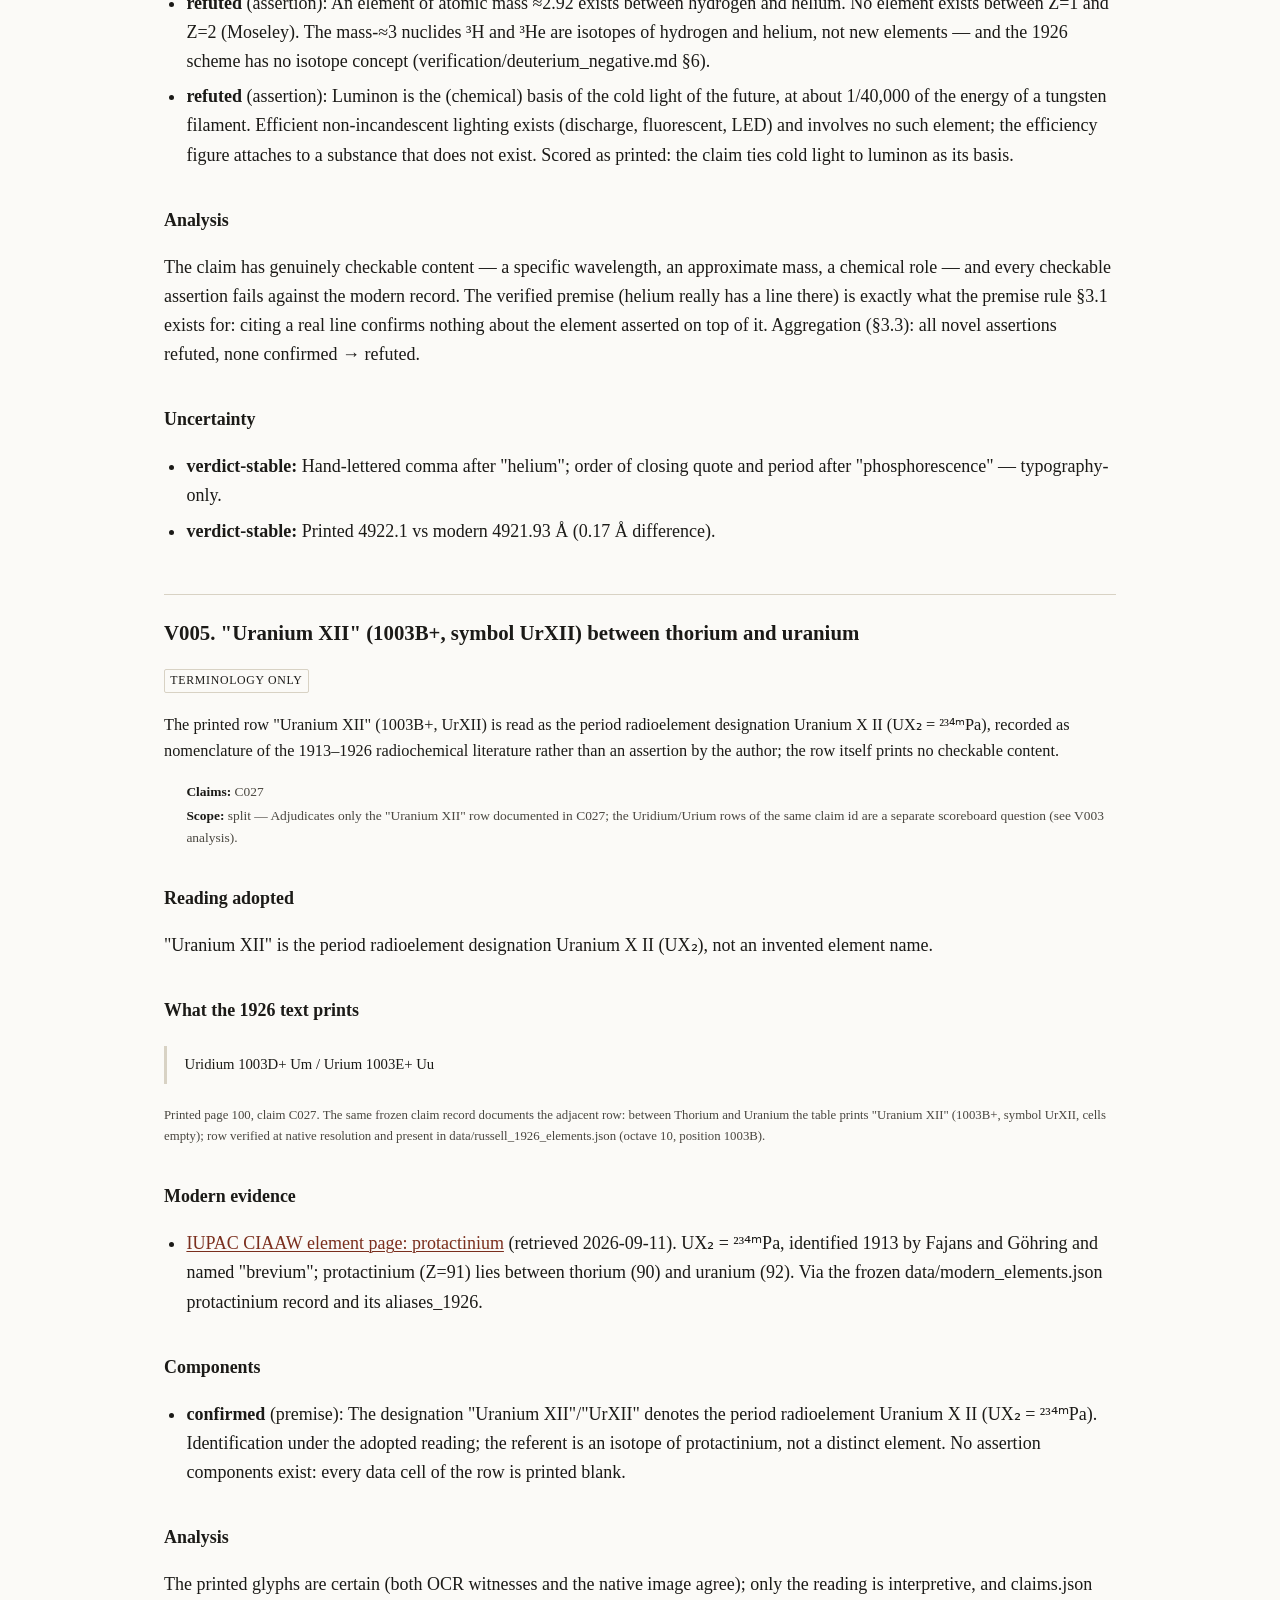
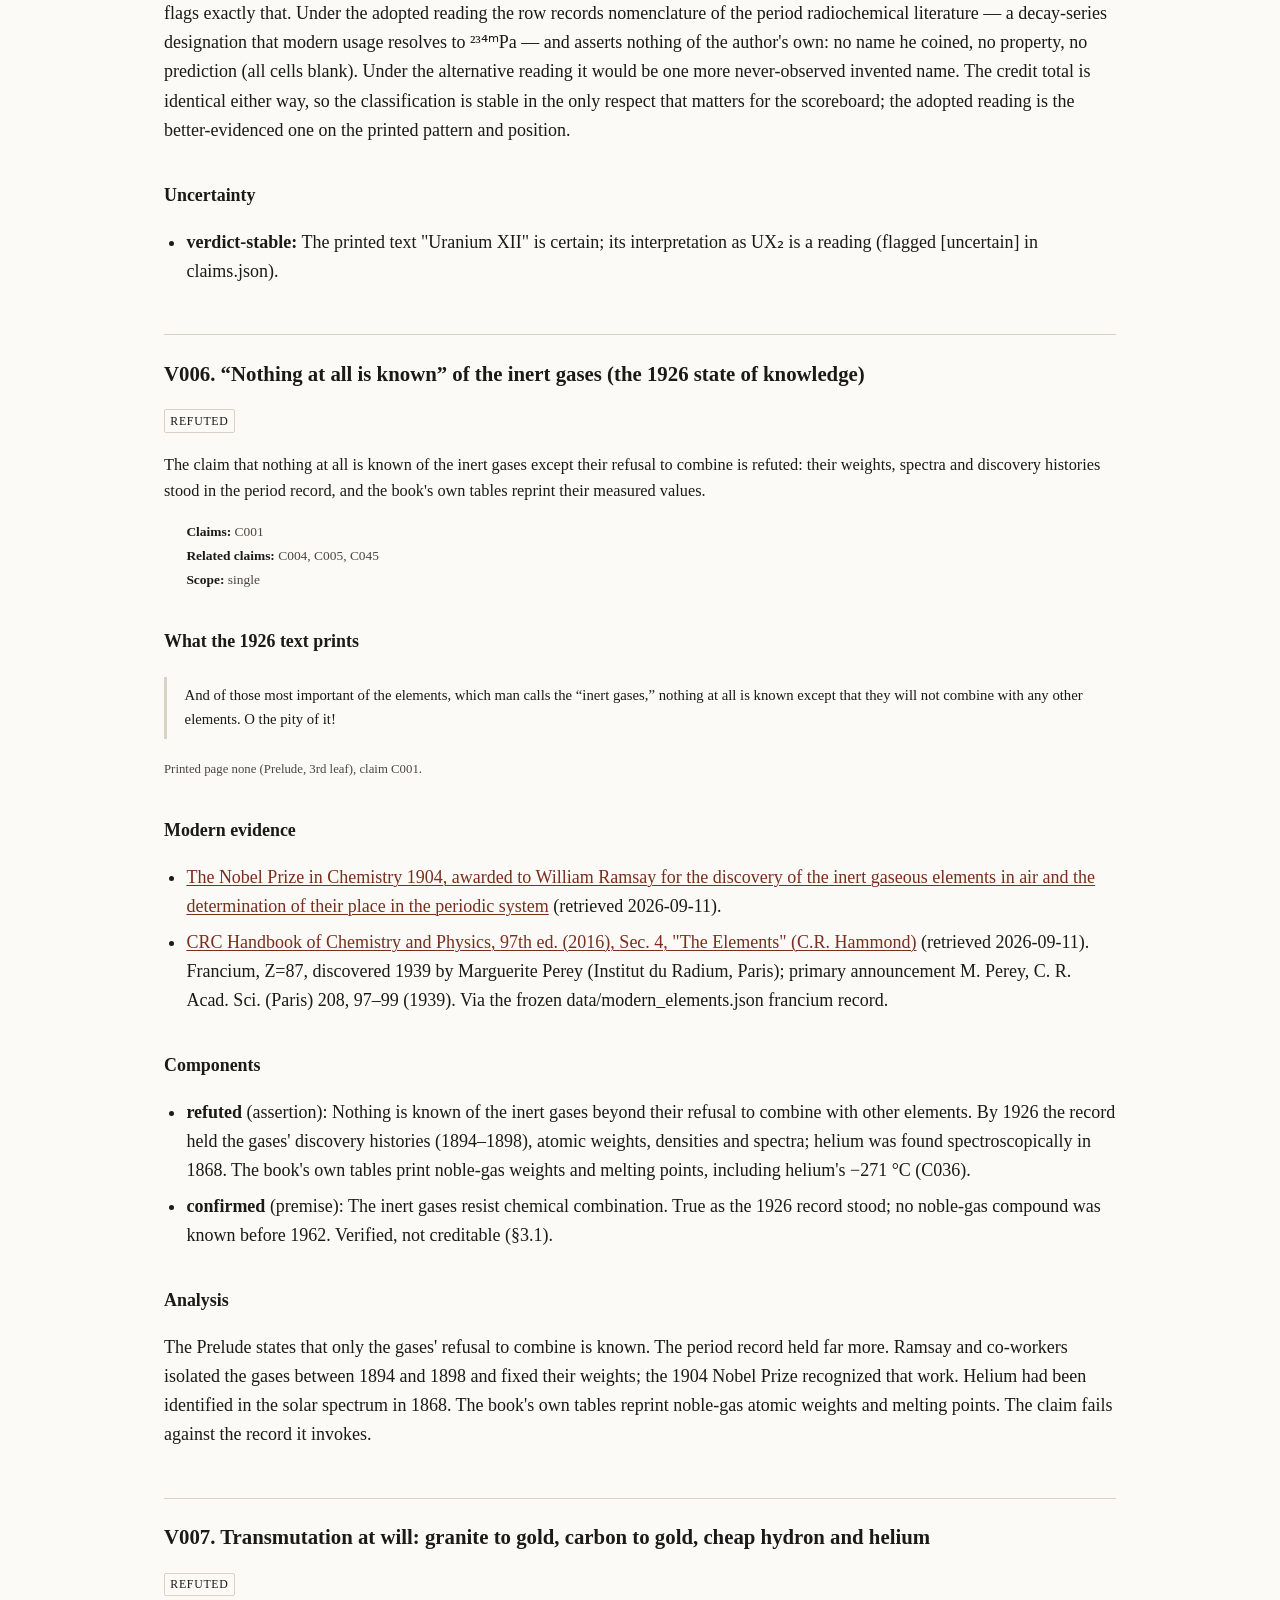
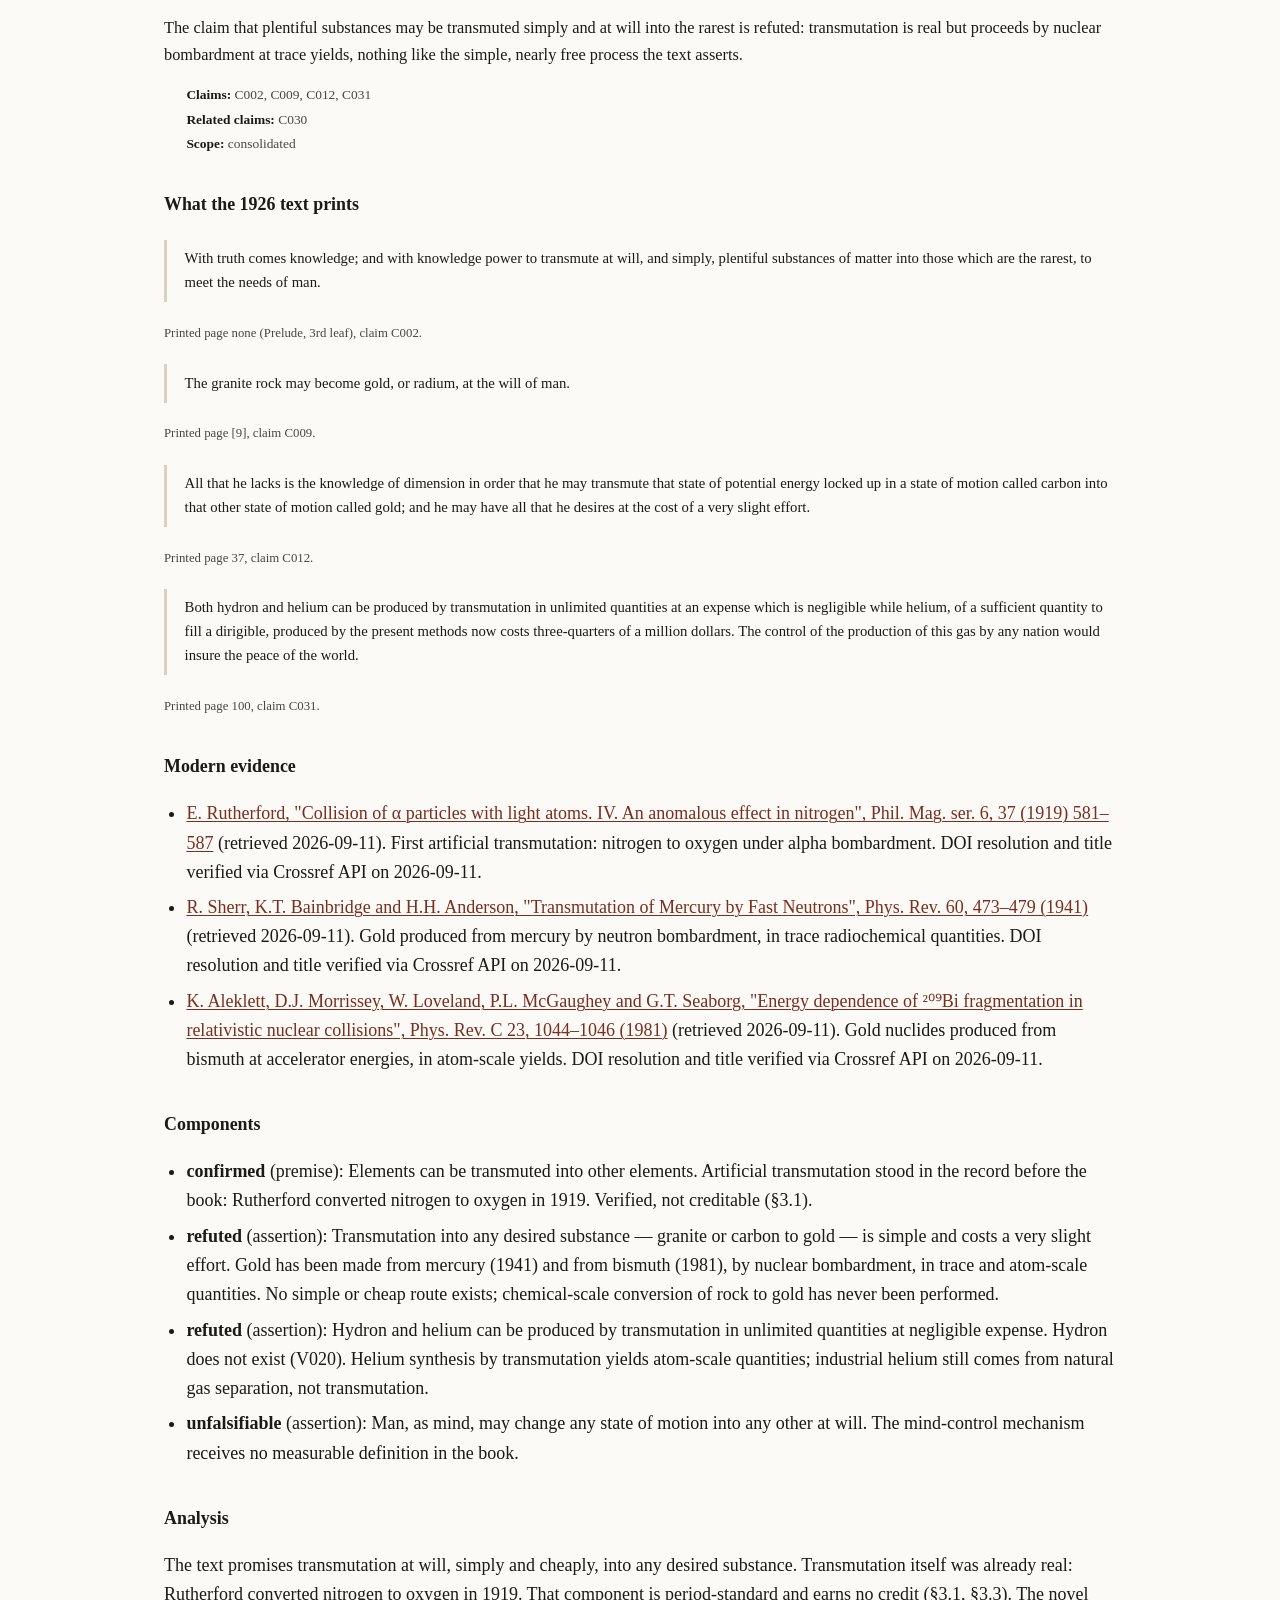
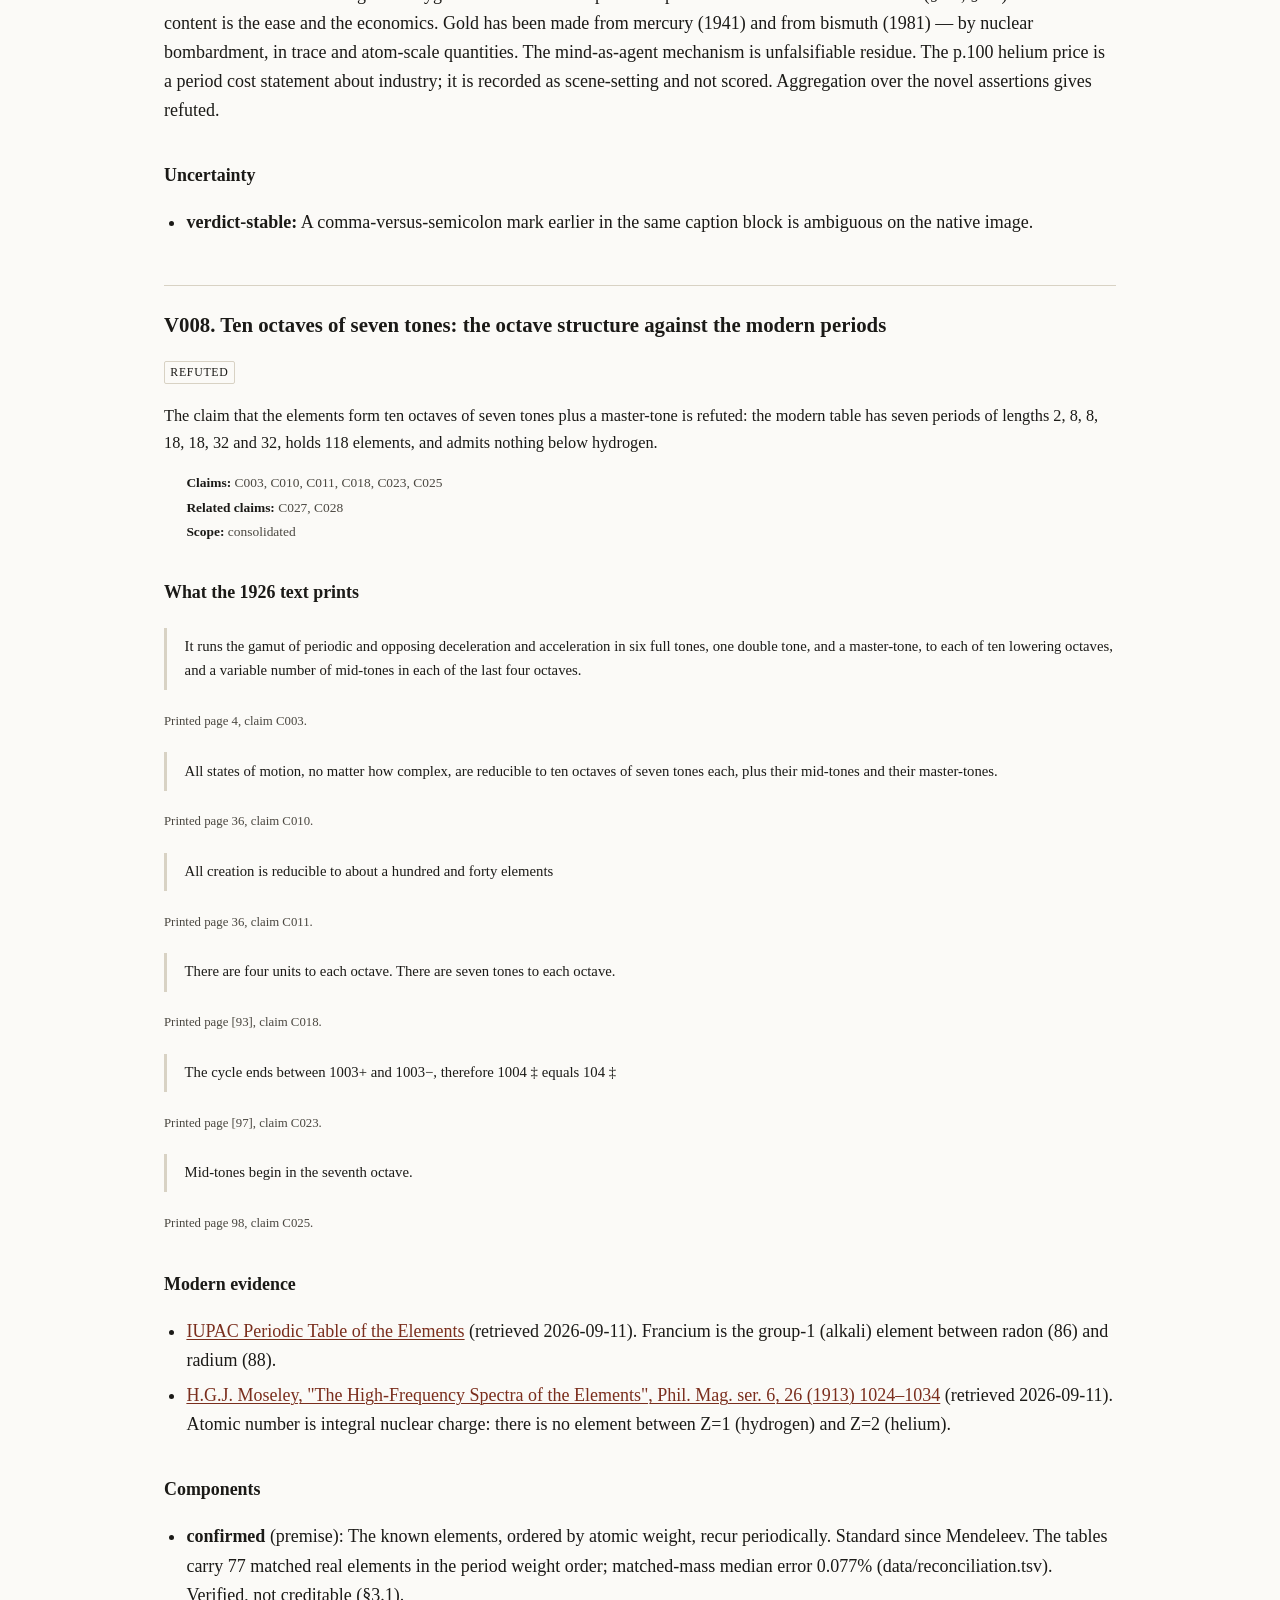
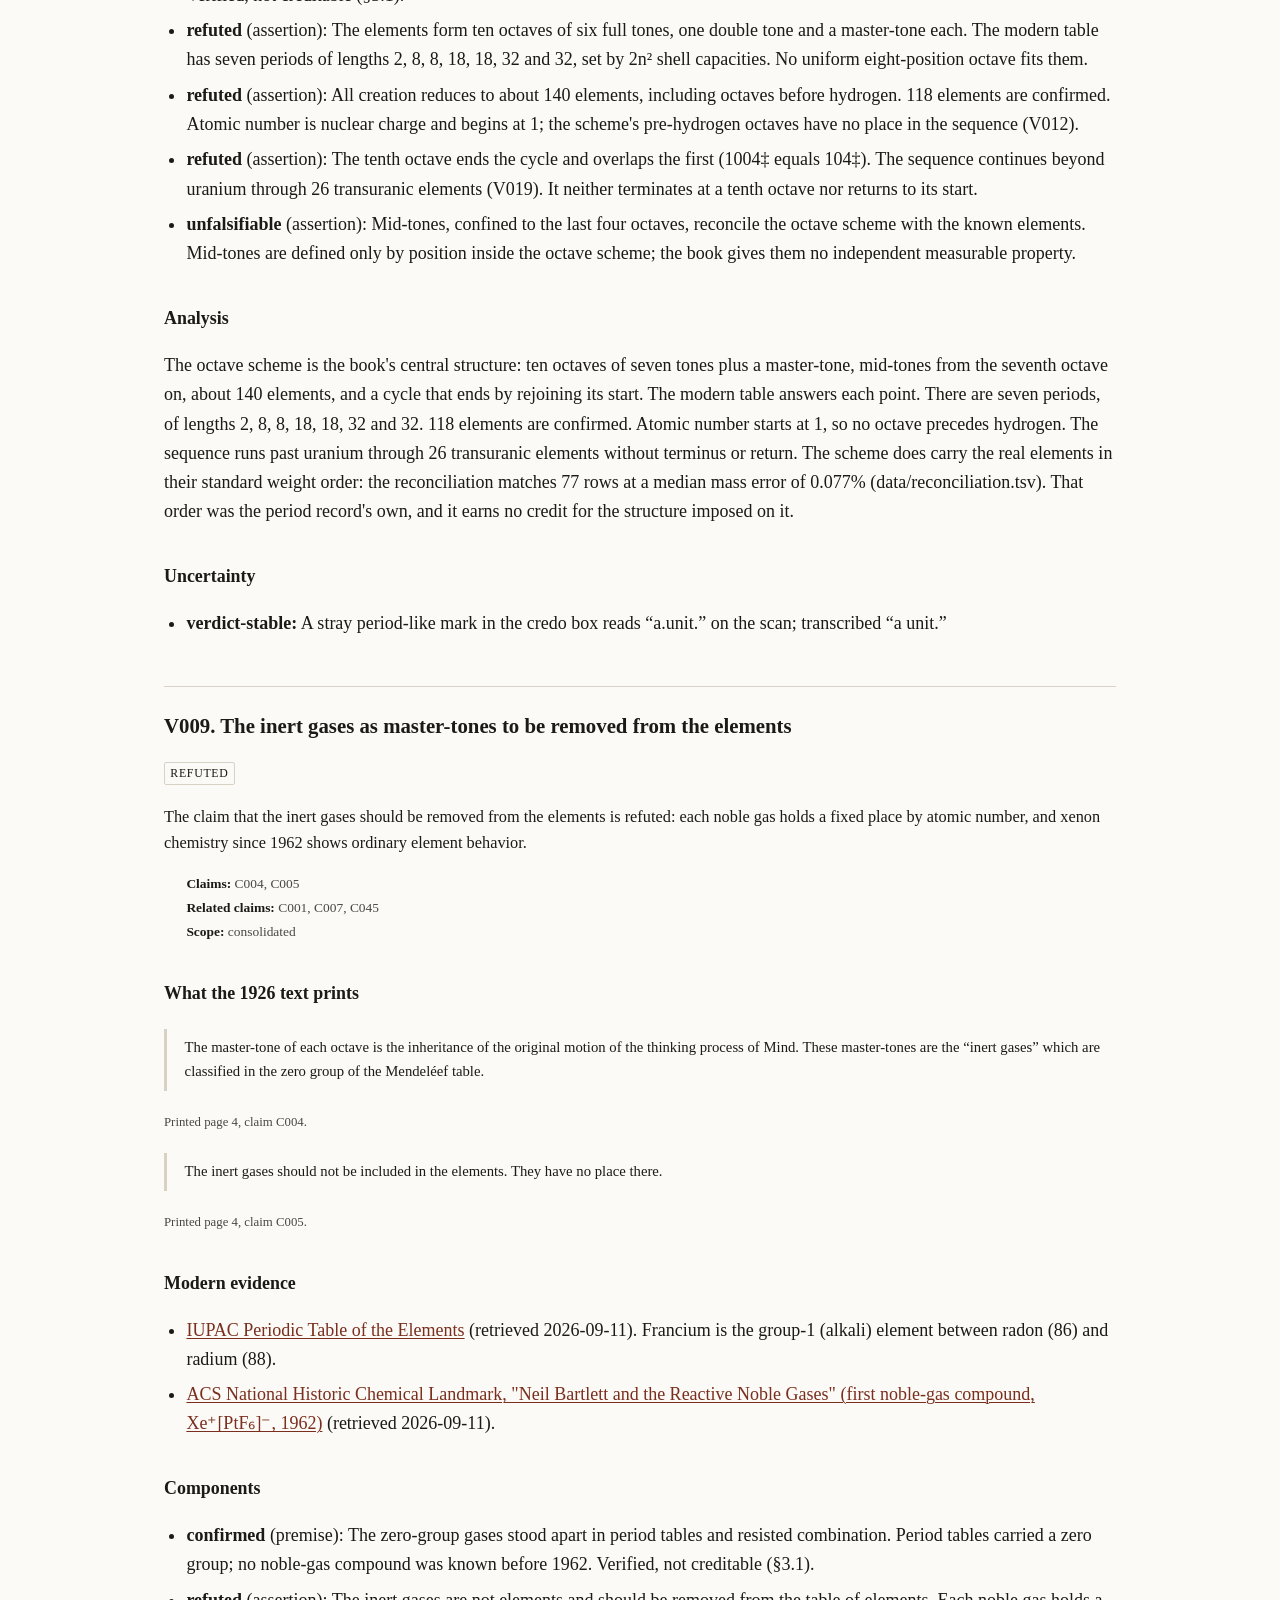
<file: docs/scoreboard.html>
<!doctype html>
<html lang="en">
<head>
<meta charset="utf-8">
<meta name="viewport" content="width=device-width, initial-scale=1">
<meta name="color-scheme" content="light dark">
<title>The scoreboard — claims and verdicts, The Universal One (1926)</title>
<meta name="description" content="Claim-by-claim verdicts on Walter Russell&#x27;s The Universal One (1926): verbatim 1926 evidence, modern sources with retrieval dates, and a closed verdict vocabulary.">
<link rel="canonical" href="https://charts.walterrussellarchive.org/scoreboard.html">
<meta property="og:type" content="article">
<meta property="og:title" content="The scoreboard — claims and verdicts, The Universal One (1926)">
<meta property="og:description" content="Claim-by-claim verdicts on Walter Russell&#x27;s The Universal One (1926): verbatim 1926 evidence, modern sources with retrieval dates, and a closed verdict vocabulary.">
<meta property="og:url" content="https://charts.walterrussellarchive.org/scoreboard.html">
<meta property="og:image" content="https://charts.walterrussellarchive.org/assets/og-card.png">
<meta property="og:image:width" content="1200">
<meta property="og:image:height" content="630">
<meta name="twitter:card" content="summary_large_image">
<link rel="stylesheet" href="assets/site.css">
<script>document.documentElement.classList.add("js");try{var t=localStorage.getItem("theme");if(t==="dark"||t==="light")document.documentElement.dataset.theme=t;}catch(e){}</script>
</head>
<body>
<header class="masthead">
  <div class="masthead-inner">
    <a class="wordmark" href="index.html">Walter Russell Archive</a>
    <nav>
      <a href="index.html">Home</a>
      <a href="chart.html">The chart</a>
      <a href="dataset.html">The dataset</a>
      <a href="scoreboard.html" aria-current="page">The scoreboard</a>
      <a href="methods.html">Methods</a>
      <a href="faq.html">FAQ</a>
      <a href="reading-order.html">Reading order</a>
      <button class="theme-toggle" type="button" data-theme-toggle aria-pressed="false"
              aria-label="Switch to the dark theme" title="Switch to the dark theme">
        <svg class="icon icon-moon" viewBox="0 0 24 24" aria-hidden="true" focusable="false"><path d="M21 12.8A9 9 0 1 1 11.2 3a7 7 0 0 0 9.8 9.8z"/></svg>
        <svg class="icon icon-sun" viewBox="0 0 24 24" aria-hidden="true" focusable="false"><circle cx="12" cy="12" r="4.6"/><path d="M12 1.4v2.4M12 20.2v2.4M4.4 4.4l1.7 1.7M17.9 17.9l1.7 1.7M1.4 12h2.4M20.2 12h2.4M4.4 19.6l1.7-1.7M17.9 6.1l1.7-1.7"/></svg>
      </button>
    </nav>
  </div>
</header>
<main>
<div class="title-block">
  <p class="kicker">The scoreboard</p>
  <h1>Claims and verdicts</h1>
  <p class="subtitle">Claims printed in <em>The Universal One</em> (1926), or attached to it later, each tested against stated evidence.</p>
  <div class="toolbar"><a href="dataset.html">The dataset</a><a href="chart.html">The chart</a></div>
</div>
<div class="prose">
<p>Each entry below tests one claim. The verdict vocabulary is closed: confirmed,
partially confirmed, unfalsifiable, refuted, never claimed, terminology only,
undetermined. The subject of every verdict is the claim, not a person. Every entry cites
its evidence: verbatim 1926 quotations with page numbers, and modern sources with URLs
and retrieval dates. Each entry states what evidence would change it.</p>

</div>
<div class="prose-wide">
<h2 id="summary">All entries</h2>
<div class="table-wrap">
<table>
<caption class="sr-only">Scoreboard entries with their verdicts</caption>
<thead><tr><th scope="col">Entry</th><th scope="col">Verdict</th>
<th scope="col">Claim under test</th><th scope="col">Claim ids</th></tr></thead>
<tbody>
<tr><td><a href="#V001">V001</a></td><td><span class="verdict">never claimed</span></td><td>Folklore: Russell predicted deuterium and tritium in The Universal One (1926)</td><td>&mdash;</td></tr>
<tr><td><a href="#V002">V002</a></td><td><span class="verdict">unfalsifiable</span></td><td>Elemental tone and colour assignments (colour law, red/blue rule, tonal sound)</td><td>C039, C040, C041, C042, C043, C046</td></tr>
<tr><td><a href="#V003">V003</a></td><td><span class="verdict">confirmed</span></td><td>The unknown element (1001+) preceding radium (the francium position)</td><td>C044</td></tr>
<tr><td><a href="#V004">V004</a></td><td><span class="verdict">refuted</span></td><td>Luminon and the helium 4922.1 line (cold-light element between hydrogen and helium)</td><td>C013, C020, C032</td></tr>
<tr><td><a href="#V005">V005</a></td><td><span class="verdict">terminology only</span></td><td>&quot;Uranium XII&quot; (1003B+, symbol UrXII) between thorium and uranium</td><td>C027</td></tr>
<tr><td><a href="#V006">V006</a></td><td><span class="verdict">refuted</span></td><td>“Nothing at all is known” of the inert gases (the 1926 state of knowledge)</td><td>C001</td></tr>
<tr><td><a href="#V007">V007</a></td><td><span class="verdict">refuted</span></td><td>Transmutation at will: granite to gold, carbon to gold, cheap hydron and helium</td><td>C002, C009, C012, C031</td></tr>
<tr><td><a href="#V008">V008</a></td><td><span class="verdict">refuted</span></td><td>Ten octaves of seven tones: the octave structure against the modern periods</td><td>C003, C010, C011, C018, C023, C025</td></tr>
<tr><td><a href="#V009">V009</a></td><td><span class="verdict">refuted</span></td><td>The inert gases as master-tones to be removed from the elements</td><td>C004, C005</td></tr>
<tr><td><a href="#V010">V010</a></td><td><span class="verdict">refuted</span></td><td>“There is no eighth group”: the Mendeléef table called wrongly arranged</td><td>C006</td></tr>
<tr><td><a href="#V011">V011</a></td><td><span class="verdict">refuted</span></td><td>“3½ octaves are missing”: the predicted undiscovered inert gases</td><td>C007</td></tr>
<tr><td><a href="#V012">V012</a></td><td><span class="verdict">refuted</span></td><td>The unseen octaves before hydrogen and the six elements between hydrogen and helium</td><td>C008, C014, C037, C038</td></tr>
<tr><td><a href="#V013">V013</a></td><td><span class="verdict">refuted</span></td><td>The starred undiscovered elements: 40 invented names against the modern record</td><td>C015, C017, C019, C028</td></tr>
<tr><td><a href="#V014">V014</a></td><td><span class="verdict">refuted</span></td><td>Helionon (401−): hydrogen&#x27;s asserted undiscovered tonal mate</td><td>C016, C033</td></tr>
<tr><td><a href="#V015">V015</a></td><td><span class="verdict">refuted</span></td><td>“The mass of iodine must exceed that of tellurium”</td><td>C021</td></tr>
<tr><td><a href="#V016">V016</a></td><td><span class="verdict">refuted</span></td><td>Beta emanations ejected at 186,400 / “exactly 186,330” miles per second</td><td>C022, C035</td></tr>
<tr><td><a href="#V017">V017</a></td><td><span class="verdict">refuted</span></td><td>The eight unnamed “Mate to …” placeholder slots</td><td>C024</td></tr>
<tr><td><a href="#V018">V018</a></td><td><span class="verdict">refuted</span></td><td>Atoms as spiral force-lines on cones: hydrogen flattening into carbon</td><td>C026</td></tr>
<tr><td><a href="#V019">V019</a></td><td><span class="verdict">partially confirmed</span></td><td>Uridium and Urium: two elements beyond uranium, then the cycle&#x27;s end</td><td>C027</td></tr>
<tr><td><a href="#V020">V020</a></td><td><span class="verdict">refuted</span></td><td>Hydron (400=): the lighter-than-hydrogen lifting gas awaiting discovery</td><td>C029, C030</td></tr>
<tr><td><a href="#V021">V021</a></td><td><span class="verdict">refuted</span></td><td>The Zeeman effect as evidence of the ten octaves</td><td>C034</td></tr>
<tr><td><a href="#V022">V022</a></td><td><span class="verdict">confirmed</span></td><td>The fifth-octave melting-point run: helium through fluorine</td><td>C036</td></tr>
<tr><td><a href="#V023">V023</a></td><td><span class="verdict">refuted</span></td><td>Noble gases uniting “very readily with each other” as interlocking substances</td><td>C045</td></tr>
</tbody>
</table>
</div>
<section class="entry" id="V001">
<h2>V001. Folklore: Russell predicted deuterium and tritium in The Universal One (1926)</h2>
<p><span class="verdict">never claimed</span></p>
<p class="verdict-sentence">The claim that &quot;The Universal One&quot; (1926) predicted deuterium and tritium is unsupported by the 1926 text: the terms are absent from both witnesses, and the substances the text places at and below hydrogen&#x27;s position are presented as distinct undiscovered elements, the only weight-characterized one as &quot;much lighter&quot; than hydrogen.</p>
<ul class="entry-meta"><li><b>Scope:</b> single</li></ul>
<h3>The claim under test</h3>
<p>&ldquo;Walter Russell predicted deuterium and tritium in The Universal One (1926).&rdquo;</p>
<p class="evidence-cite">Provenance: Community folklore circulating in Russell-adjacent spaces; guardrail item 5 of data/editorial_standards_public.md; stated as the claim under test in verification/deuterium_negative.md §1.</p>
<h3>Absence verification</h3>
<p>13 term variants (deuterium, tritium, heavy hydrogen, isotope, stems, hyphenated forms, heavy water, protium) at 0 hits in both independent OCR witnesses (LoC fulltext; USP 1974 text layer), OCR-corruption sweep (every *tium*/*deut* token), positive controls (hydrogen 55/54, helium 17/16), and native-resolution visual reads of every page where isotope language would have to occur. Witness independence is scan-level only (the 1974 plates are photographic reproductions of the 1926 plates). Documented in <code>verification/deuterium_negative.md</code>.</p>
<h3>What the 1926 text prints</h3>
<blockquote class="evidence-quote"><p>The cycle begins with the highest note and descends the scale sequentially through man&#x27;s unseen universe until hydrogen, the first element perceivable to man, is reached.</p></blockquote><p class="evidence-cite">Printed page 6, claim C008. What the text says instead: the tones before hydrogen are &quot;man&#x27;s unseen universe&quot;; hydrogen is the first perceivable element.</p>
<blockquote class="evidence-quote"><p>Hydron (400=) the master-tone of its octave, is a non-inflammable inert gas which is in every way superior for transportation to hydrogen because it is much lighter, absolutely non-injurious and easier to produce. It has all of the safety qualities of helium and its carrying capacity exceeds that of helium by eight times and is double that of hydrogen.</p></blockquote><p class="evidence-cite">Printed page 100, claim C030. What the text says instead: Hydron, the tone immediately preceding hydrogen, is &quot;much lighter&quot; than hydrogen — deuterium and tritium are heavier.</p>
<h3>Modern evidence</h3><ul>
<li><a href="https://doi.org/10.1103/PhysRev.40.1" rel="noopener">H.C. Urey, F.G. Brickwedde, G.M. Murphy, &quot;A Hydrogen Isotope of Mass 2 and its Concentration&quot;, Phys. Rev. 40, 1–15 (1932)</a> (retrieved 2026-09-11). Deuterium discovered 1931–32; the word did not exist in 1926.</li>
<li><a href="https://royalsocietypublishing.org/rspa/article/144/853/692/3593/Transmutation-effects-observed-with-heavy-hydrogen" rel="noopener">M.L. Oliphant, P. Harteck, E. Rutherford, &quot;Transmutation Effects Observed with Heavy Hydrogen&quot;, Proc. R. Soc. A 144, 692–703 (1934)</a> (retrieved 2026-09-11). Tritium first produced 1934.</li>
</ul>
<h3>Components</h3><ul>
<li><b>refuted</b> (assertion): The 1926 text contains the words deuterium, tritium, heavy hydrogen, isotope, or an equivalent designation of a heavier hydrogen variant. 0/0 hits for all 13 term variants in both witnesses (R17 §3).</li>
<li><b>refuted</b> (assertion): The 1926 text describes some substance as a heavier form of hydrogen. The entities at and below hydrogen&#x27;s position are distinct undiscovered elements with blank mass cells; the one weight-characterized, Hydron (400=), is stated to be &quot;much lighter&quot; than hydrogen; the closest retro-fit candidates (Ethlogen, Bebegen, Luminon) are never linked to hydrogen chemically or by name (R17 §5–6).</li>
</ul>
<h3>Analysis</h3>
<p>The folklore claim is tested against the settled R17 negative, which is cited and not re-derived. Both of its factual predicates fail: the words are absent from both witnesses (expected, since they postdate the book by 6–8 years), and no substance in the 1926 text is described as a heavier form of hydrogen — the text&#x27;s scheme has no isotope concept, its ordering rule makes every pre-hydrogen tone lighter than hydrogen, and its one explicit weight characterization (Hydron) says &quot;much lighter&quot;. This note makes no claim about other Russell works or later editions.</p>
<h3>Uncertainty</h3><ul>
<li><b>verdict-stable:</b> A simultaneous OCR miss in both witnesses is conceivable in principle.</li>
</ul>
</section>
<section class="entry" id="V002">
<h2>V002. Elemental tone and colour assignments (colour law, red/blue rule, tonal sound)</h2>
<p><span class="verdict">unfalsifiable</span></p>
<p class="verdict-sentence">The claim that every element carries its own colour line and tonal sound, with genero-activity on the red side and radio-activity on the blue, is unfalsifiable as printed: no assignment is ever stated, the assignment terms have no measurable definition, and the single consequence the book derives from the law (the sodium red-line expectation) is conceded on p.205 to fail and is retained by an octave-position exception.</p>
<ul class="entry-meta"><li><b>Claims:</b> C039, C040, C041, C042, C043, C046</li><li><b>Scope:</b> consolidated</li></ul>
<h3>What the 1926 text prints</h3>
<blockquote class="evidence-quote"><p>Every state of motion is indicated by its own particular color line, exactly as it is indicated by its own degrees of temperature, plane and pressure.</p></blockquote><p class="evidence-cite">Printed page 204, claim C039.</p>
<blockquote class="evidence-quote"><p>All mass indicates its ability to generate by the color pressures indicated by genero-active lines on the red side of the spectrum, and its ability to radiate by radio-active lines on the blue side of the spectrum.</p></blockquote><p class="evidence-cite">Printed page 204, claim C041.</p>
<blockquote class="evidence-quote"><p>Tone is registered in sound as it is in color, plane, temperature and other dimensions. Every expression of energy has its own particular tonal sound just as it has its own color plane or degree of temperature.</p></blockquote><p class="evidence-cite">Printed page 247, claim C046.</p>
<blockquote class="evidence-quote"><p>The most outstanding of these apparent contradictions is the characteristic yellow D line of sodium. If sodium were perfectly consistent with the law, its red line should be prominent and its yellow line weak, instead of which they are the reverse. The explanation is simple. Sodium (601+) is the first positive tone of the sixth octave.</p></blockquote><p class="evidence-cite">Printed page 205, claim C042. The diagnostic passage: the one consequence the book derives from the colour law is stated as an observed contradiction and absorbed by an octave-position exception on the same page (p.205).</p>
<h3>Modern evidence</h3><ul>
<li><a href="https://physics.nist.gov/PhysRefData/ASD/lines_form.html" rel="noopener">NIST Atomic Spectra Database (Na I D lines: D2 5889.951 Å, D1 5895.924 Å — the strongest features of the sodium spectrum)</a> (retrieved 2026-09-11). Optional under the dual-evidence rule (unfalsifiable verdict); supplied to ground the sodium-concession analysis.</li>
</ul>
<h3>Components</h3><ul>
<li><b>confirmed</b> (premise): Elements have characteristic spectral lines. Standard since Kirchhoff and Bunsen (1860); not creditable (premise rule §3.1).</li>
<li><b>unfalsifiable</b> (assertion): Every state of motion (element/tone) has its own particular colour line indicating its &quot;condition or potential&quot; as a measurement dimension (C039, C043). No element→wavelength assignment is printed anywhere in the book; the sole quantitative spectral assignment (He 4922.1 → luminon) is scored separately at V004, where it is refuted.</li>
<li><b>unfalsifiable</b> (assertion): Genero-active ability shows as lines on the red side of the spectrum, radio-active ability on the blue side (C041). &quot;Genero-active&quot;/&quot;radio-active [colour pressure]&quot; are given no measurable definition; the one consequence the book derives (sodium: red prominent, yellow weak) it concedes fails and retains by exception (C042).</li>
<li><b>unfalsifiable</b> (assertion): Every expression of energy has its own particular tonal sound (C046). No element→pitch assignment is printed anywhere in the book.</li>
</ul>
<h3>Analysis</h3>
<p>The book asserts that per-element colour and tone assignments exist but never states one, and its assignment terms carry no measurable definition. The decisive evidence for unfalsifiability rather than refutation is the sodium D-line passage (C042, p.205): the law&#x27;s sole derived consequence — sodium&#x27;s red line prominent, yellow weak — is presented by the book itself as contradicted by observation (&quot;instead of which they are the reverse&quot;) and immediately absorbed (&quot;The explanation is simple. Sodium (601+) is the first positive tone of the sixth octave.&quot;). The book never asserts the false consequence, so there is no printed false component to refute; a law whose only stated test is conceded and retained by amendment leaves no checkable content standing. Distinct folklore variant for the scoreboard: the claim that Russell gave each element its true frequency would be `never claimed` — the book asserts assignments exist but states none.</p>
</section>
<section class="entry" id="V003">
<h2>V003. The unknown element (1001+) preceding radium (the francium position)</h2>
<p><span class="verdict">confirmed</span></p>
<p class="verdict-sentence">The claim that an unknown element (1001+) precedes radium as the tenth row&#x27;s valency-one position is confirmed by the discovery of francium (Z=87, Perey 1939) — with the qualification that a gap at that position was standard knowledge from Moseley&#x27;s 1913–14 sequence, so the confirmation records no location not already in the period literature.</p>
<ul class="entry-meta"><li><b>Claims:</b> C044</li><li><b>Related claims:</b> C024, C015</li><li><b>Scope:</b> single</li><li><b>Novelty in 1926:</b> period-standard</li></ul>
<h3>What the 1926 text prints</h3>
<blockquote class="evidence-quote"><p>Hydrogen (401+) should be adopted as the unit of valency measurement of the fourth octave only. Lithium (501+) for the fifth octave, sodium (601+) for the sixth octave, potassium (701+) for the seventh octave, rubidium (801+) for the eighth octave, caesium (901+) for the ninth octave and the unknown element (1001+) preceding radium for the tenth octave.</p></blockquote><p class="evidence-cite">Printed page 246, claim C044. The 1+ series named (hydrogen, lithium, sodium, potassium, rubidium, caesium) is the alkali column; the frozen R11 table prints exactly one empty slot (&quot;Mate to 1−&quot;, 1001+, all data cells blank) between Niton (radon, 222.4) and Radium (226.0) — cf. C024.</p>
<h3>Modern evidence</h3><ul>
<li><a href="https://archive.org/details/CRCHandbookOfChemistryAndPhysics97thEdition2016" rel="noopener">CRC Handbook of Chemistry and Physics, 97th ed. (2016), Sec. 4, &quot;The Elements&quot; (C.R. Hammond)</a> (retrieved 2026-09-11). Francium, Z=87, discovered 1939 by Marguerite Perey (Institut du Radium, Paris); primary announcement M. Perey, C. R. Acad. Sci. (Paris) 208, 97–99 (1939). Via the frozen data/modern_elements.json francium record.</li>
<li><a href="https://iupac.org/what-we-do/periodic-table-of-elements/" rel="noopener">IUPAC Periodic Table of the Elements</a> (retrieved 2026-09-11). Francium is the group-1 (alkali) element between radon (86) and radium (88).</li>
</ul>
<h3>Components</h3><ul>
<li><b>confirmed</b> (assertion): An element, unknown in 1926, exists in the single position between Niton (radon) and radium. Francium (Z=87, Perey 1939). Period-standard: the Z=87 gap (&quot;eka-caesium&quot;) was fixed by Moseley&#x27;s X-ray sequence in 1913–14 and carried in standard interwar tables (essay/comparison.md §1.4).</li>
<li><b>confirmed</b> (assertion): That element is the valency-one (1+) homolog of the series hydrogen, lithium, sodium, potassium, rubidium, caesium. Francium is a group-1 alkali metal, valence 1.</li>
</ul>
<h3>Class base rate</h3>
<p>Starred/placeholder class of C015/C024: 40 named invented elements plus 8 unnamed &quot;Mate to …&quot; placeholder slots; this entry adjudicates 1 of the 8 unnamed slots. Class size 8: 6 hit(s), 2 miss(es).</p>
<h3>Analysis</h3>
<p>Selection audit (rule §3.4, no cherry-picking): Uridium/Urium (C027) was examined and rejected as the lead confirmed case — elements beyond uranium exist (Np, Pu, 1940), but the printed content beyond continuation is a count-and-terminus (two tones, then the cycle ends at Tomium) that the 26 known transuranics refute; expected `partially confirmed` at best when scored. The starred-name class is refuted-dominated (0/40). The inert-gas claims lean refuted (C007: none of the 3½ octaves of &quot;missing&quot; inert gases exists; C045: no gas–gas &quot;interlocking&quot; chemistry of the noble gases exists — the 1962-onward noble-gas compounds are fluorides/oxides). C044 is the strongest: both checkable components are confirmed by francium. Under §3.3 step 2 (no novel components — both are period-standard), the verdict aggregates over all assertion components → confirmed, with the novelty axis and class base rate disclosed. This entry credits no priority and transfers nothing to the octave scheme: the ten-octave structure conflicts with the modern period lengths (essay/comparison.md §3), and the row prints no mass or melting point that could have been checked.</p>
</section>
<section class="entry" id="V004">
<h2>V004. Luminon and the helium 4922.1 line (cold-light element between hydrogen and helium)</h2>
<p><span class="verdict">refuted</span></p>
<p class="verdict-sentence">The claim that the helium line at wave length 4922.1 tells the existence of a distinct element luminon is refuted: the line is a classified transition of neutral helium itself, no element exists between hydrogen and helium, and cold light arrived with no such substance as its basis.</p>
<ul class="entry-meta"><li><b>Claims:</b> C013, C020, C032</li><li><b>Related claims:</b> C014, C029</li><li><b>Scope:</b> consolidated</li></ul>
<h3>What the 1926 text prints</h3>
<blockquote class="evidence-quote"><p>Element 403− is a negative, expanding gas which becomes highly luminous upon impact with a recharging, or regenerating higher potential. This gas will be the chemical basis of the cold light of the future. It is the secret of the fireflies “phosphorescence”. The spectrum of helium, wave length 4922.1 tells the existence of luminon.</p></blockquote><p class="evidence-cite">Printed page [89], claim C013.</p>
<blockquote class="evidence-quote"><p>*2.92 … *Approximate</p></blockquote><p class="evidence-cite">Printed page 94, claim C020. Luminon (403−) is assigned atomic mass 2.92, footnote &quot;*Approximate&quot; — the only novel mass value printed anywhere in the ten-octave tables.</p>
<blockquote class="evidence-quote"><p>Luminon (403−), is the basis of the cold light of the future. Luminosity of better color can be produced by regenerative excitation of this radiative gas at about one forty-thousandth of the expenditure of energy necessary to produce the same degree of luminosity by the use of a tungsten filament. Luminon can also be produced by transmutation at a negligible expenditure.</p></blockquote><p class="evidence-cite">Printed page 100, claim C032.</p>
<h3>Modern evidence</h3><ul>
<li><a href="https://physics.nist.gov/PhysRefData/Handbook/Tables/heliumtable3_a.htm" rel="noopener">NIST Handbook of Basic Atomic Spectroscopic Data, helium tables (He I 4921.9313 Å; transition 1s2p ¹P° – 1s4d ¹D, singlet system)</a> (retrieved 2026-09-11). The line Russell cites is a classified transition of neutral helium itself.</li>
<li><a href="https://www.chemteam.info/Chem-History/Moseley-article.html" rel="noopener">H.G.J. Moseley, &quot;The High-Frequency Spectra of the Elements&quot;, Phil. Mag. ser. 6, 26 (1913) 1024–1034</a> (retrieved 2026-09-11). Atomic number is integral nuclear charge: there is no element between Z=1 (hydrogen) and Z=2 (helium).</li>
</ul>
<h3>Components</h3><ul>
<li><b>confirmed</b> (premise): Helium has a spectral line at wave length ≈4922 (printed 4922.1). He I 4921.93 Å is real; the printed 4922.1 is 0.17 Å off the modern value. Verified but not creditable (premise rule §3.1); the verdict does not rest on the wavelength precision.</li>
<li><b>refuted</b> (assertion): The helium line at 4922.1 tells the existence of an undiscovered element, luminon (403−). The line is a classified transition of neutral helium (1s2p ¹P° – 1s4d ¹D), fully accounted for by helium&#x27;s own two-electron structure; it evidences no other substance.</li>
<li><b>refuted</b> (assertion): An element of atomic mass ≈2.92 exists between hydrogen and helium. No element exists between Z=1 and Z=2 (Moseley). The mass-≈3 nuclides ³H and ³He are isotopes of hydrogen and helium, not new elements — and the 1926 scheme has no isotope concept (verification/deuterium_negative.md §6).</li>
<li><b>refuted</b> (assertion): Luminon is the (chemical) basis of the cold light of the future, at about 1/40,000 of the energy of a tungsten filament. Efficient non-incandescent lighting exists (discharge, fluorescent, LED) and involves no such element; the efficiency figure attaches to a substance that does not exist. Scored as printed: the claim ties cold light to luminon as its basis.</li>
</ul>
<h3>Analysis</h3>
<p>The claim has genuinely checkable content — a specific wavelength, an approximate mass, a chemical role — and every checkable assertion fails against the modern record. The verified premise (helium really has a line there) is exactly what the premise rule §3.1 exists for: citing a real line confirms nothing about the element asserted on top of it. Aggregation (§3.3): all novel assertions refuted, none confirmed → refuted.</p>
<h3>Uncertainty</h3><ul>
<li><b>verdict-stable:</b> Hand-lettered comma after &quot;helium&quot;; order of closing quote and period after &quot;phosphorescence&quot; — typography-only.</li>
<li><b>verdict-stable:</b> Printed 4922.1 vs modern 4921.93 Å (0.17 Å difference).</li>
</ul>
</section>
<section class="entry" id="V005">
<h2>V005. &quot;Uranium XII&quot; (1003B+, symbol UrXII) between thorium and uranium</h2>
<p><span class="verdict">terminology only</span></p>
<p class="verdict-sentence">The printed row &quot;Uranium XII&quot; (1003B+, UrXII) is read as the period radioelement designation Uranium X II (UX₂ = ²³⁴ᵐPa), recorded as nomenclature of the 1913–1926 radiochemical literature rather than an assertion by the author; the row itself prints no checkable content.</p>
<ul class="entry-meta"><li><b>Claims:</b> C027</li><li><b>Scope:</b> split &mdash; Adjudicates only the &quot;Uranium XII&quot; row documented in C027; the Uridium/Urium rows of the same claim id are a separate scoreboard question (see V003 analysis).</li></ul>
<h3>Reading adopted</h3>
<p>&quot;Uranium XII&quot; is the period radioelement designation Uranium X II (UX₂), not an invented element name.</p>
<h3>What the 1926 text prints</h3>
<blockquote class="evidence-quote"><p>Uridium 1003D+ Um / Urium 1003E+ Uu</p></blockquote><p class="evidence-cite">Printed page 100, claim C027. The same frozen claim record documents the adjacent row: between Thorium and Uranium the table prints &quot;Uranium XII&quot; (1003B+, symbol UrXII, cells empty); row verified at native resolution and present in data/russell_1926_elements.json (octave 10, position 1003B).</p>
<h3>Modern evidence</h3><ul>
<li><a href="https://ciaaw.org/protactinium.htm" rel="noopener">IUPAC CIAAW element page: protactinium</a> (retrieved 2026-09-11). UX₂ = ²³⁴ᵐPa, identified 1913 by Fajans and Göhring and named &quot;brevium&quot;; protactinium (Z=91) lies between thorium (90) and uranium (92). Via the frozen data/modern_elements.json protactinium record and its aliases_1926.</li>
</ul>
<h3>Components</h3><ul>
<li><b>confirmed</b> (premise): The designation &quot;Uranium XII&quot;/&quot;UrXII&quot; denotes the period radioelement Uranium X II (UX₂ = ²³⁴ᵐPa). Identification under the adopted reading; the referent is an isotope of protactinium, not a distinct element. No assertion components exist: every data cell of the row is printed blank.</li>
</ul>
<h3>Analysis</h3>
<p>The printed glyphs are certain (both OCR witnesses and the native image agree); only the reading is interpretive, and claims.json flags exactly that. Under the adopted reading the row records nomenclature of the period radiochemical literature — a decay-series designation that modern usage resolves to ²³⁴ᵐPa — and asserts nothing of the author&#x27;s own: no name he coined, no property, no prediction (all cells blank). Under the alternative reading it would be one more never-observed invented name. The credit total is identical either way, so the classification is stable in the only respect that matters for the scoreboard; the adopted reading is the better-evidenced one on the printed pattern and position.</p>
<h3>Uncertainty</h3><ul>
<li><b>verdict-stable:</b> The printed text &quot;Uranium XII&quot; is certain; its interpretation as UX₂ is a reading (flagged [uncertain] in claims.json).</li>
</ul>
</section>
<section class="entry" id="V006">
<h2>V006. “Nothing at all is known” of the inert gases (the 1926 state of knowledge)</h2>
<p><span class="verdict">refuted</span></p>
<p class="verdict-sentence">The claim that nothing at all is known of the inert gases except their refusal to combine is refuted: their weights, spectra and discovery histories stood in the period record, and the book&#x27;s own tables reprint their measured values.</p>
<ul class="entry-meta"><li><b>Claims:</b> C001</li><li><b>Related claims:</b> C004, C005, C045</li><li><b>Scope:</b> single</li></ul>
<h3>What the 1926 text prints</h3>
<blockquote class="evidence-quote"><p>And of those most important of the elements, which man calls the “inert gases,” nothing at all is known except that they will not combine with any other elements. O the pity of it!</p></blockquote><p class="evidence-cite">Printed page none (Prelude, 3rd leaf), claim C001.</p>
<h3>Modern evidence</h3><ul>
<li><a href="https://www.nobelprize.org/prizes/chemistry/1904/summary/" rel="noopener">The Nobel Prize in Chemistry 1904, awarded to William Ramsay for the discovery of the inert gaseous elements in air and the determination of their place in the periodic system</a> (retrieved 2026-09-11).</li>
<li><a href="https://archive.org/details/CRCHandbookOfChemistryAndPhysics97thEdition2016" rel="noopener">CRC Handbook of Chemistry and Physics, 97th ed. (2016), Sec. 4, &quot;The Elements&quot; (C.R. Hammond)</a> (retrieved 2026-09-11). Francium, Z=87, discovered 1939 by Marguerite Perey (Institut du Radium, Paris); primary announcement M. Perey, C. R. Acad. Sci. (Paris) 208, 97–99 (1939). Via the frozen data/modern_elements.json francium record.</li>
</ul>
<h3>Components</h3><ul>
<li><b>refuted</b> (assertion): Nothing is known of the inert gases beyond their refusal to combine with other elements. By 1926 the record held the gases&#x27; discovery histories (1894–1898), atomic weights, densities and spectra; helium was found spectroscopically in 1868. The book&#x27;s own tables print noble-gas weights and melting points, including helium&#x27;s −271 °C (C036).</li>
<li><b>confirmed</b> (premise): The inert gases resist chemical combination. True as the 1926 record stood; no noble-gas compound was known before 1962. Verified, not creditable (§3.1).</li>
</ul>
<h3>Analysis</h3>
<p>The Prelude states that only the gases&#x27; refusal to combine is known. The period record held far more. Ramsay and co-workers isolated the gases between 1894 and 1898 and fixed their weights; the 1904 Nobel Prize recognized that work. Helium had been identified in the solar spectrum in 1868. The book&#x27;s own tables reprint noble-gas atomic weights and melting points. The claim fails against the record it invokes.</p>
</section>
<section class="entry" id="V007">
<h2>V007. Transmutation at will: granite to gold, carbon to gold, cheap hydron and helium</h2>
<p><span class="verdict">refuted</span></p>
<p class="verdict-sentence">The claim that plentiful substances may be transmuted simply and at will into the rarest is refuted: transmutation is real but proceeds by nuclear bombardment at trace yields, nothing like the simple, nearly free process the text asserts.</p>
<ul class="entry-meta"><li><b>Claims:</b> C002, C009, C012, C031</li><li><b>Related claims:</b> C030</li><li><b>Scope:</b> consolidated</li></ul>
<h3>What the 1926 text prints</h3>
<blockquote class="evidence-quote"><p>With truth comes knowledge; and with knowledge power to transmute at will, and simply, plentiful substances of matter into those which are the rarest, to meet the needs of man.</p></blockquote><p class="evidence-cite">Printed page none (Prelude, 3rd leaf), claim C002.</p>
<blockquote class="evidence-quote"><p>The granite rock may become gold, or radium, at the will of man.</p></blockquote><p class="evidence-cite">Printed page [9], claim C009.</p>
<blockquote class="evidence-quote"><p>All that he lacks is the knowledge of dimension in order that he may transmute that state of potential energy locked up in a state of motion called carbon into that other state of motion called gold; and he may have all that he desires at the cost of a very slight effort.</p></blockquote><p class="evidence-cite">Printed page 37, claim C012.</p>
<blockquote class="evidence-quote"><p>Both hydron and helium can be produced by transmutation in unlimited quantities at an expense which is negligible while helium, of a sufficient quantity to fill a dirigible, produced by the present methods now costs three-quarters of a million dollars. The control of the production of this gas by any nation would insure the peace of the world.</p></blockquote><p class="evidence-cite">Printed page 100, claim C031.</p>
<h3>Modern evidence</h3><ul>
<li><a href="https://doi.org/10.1080/14786440608635919" rel="noopener">E. Rutherford, &quot;Collision of α particles with light atoms. IV. An anomalous effect in nitrogen&quot;, Phil. Mag. ser. 6, 37 (1919) 581–587</a> (retrieved 2026-09-11). First artificial transmutation: nitrogen to oxygen under alpha bombardment. DOI resolution and title verified via Crossref API on 2026-09-11.</li>
<li><a href="https://doi.org/10.1103/PhysRev.60.473" rel="noopener">R. Sherr, K.T. Bainbridge and H.H. Anderson, &quot;Transmutation of Mercury by Fast Neutrons&quot;, Phys. Rev. 60, 473–479 (1941)</a> (retrieved 2026-09-11). Gold produced from mercury by neutron bombardment, in trace radiochemical quantities. DOI resolution and title verified via Crossref API on 2026-09-11.</li>
<li><a href="https://doi.org/10.1103/PhysRevC.23.1044" rel="noopener">K. Aleklett, D.J. Morrissey, W. Loveland, P.L. McGaughey and G.T. Seaborg, &quot;Energy dependence of ²⁰⁹Bi fragmentation in relativistic nuclear collisions&quot;, Phys. Rev. C 23, 1044–1046 (1981)</a> (retrieved 2026-09-11). Gold nuclides produced from bismuth at accelerator energies, in atom-scale yields. DOI resolution and title verified via Crossref API on 2026-09-11.</li>
</ul>
<h3>Components</h3><ul>
<li><b>confirmed</b> (premise): Elements can be transmuted into other elements. Artificial transmutation stood in the record before the book: Rutherford converted nitrogen to oxygen in 1919. Verified, not creditable (§3.1).</li>
<li><b>refuted</b> (assertion): Transmutation into any desired substance — granite or carbon to gold — is simple and costs a very slight effort. Gold has been made from mercury (1941) and from bismuth (1981), by nuclear bombardment, in trace and atom-scale quantities. No simple or cheap route exists; chemical-scale conversion of rock to gold has never been performed.</li>
<li><b>refuted</b> (assertion): Hydron and helium can be produced by transmutation in unlimited quantities at negligible expense. Hydron does not exist (V020). Helium synthesis by transmutation yields atom-scale quantities; industrial helium still comes from natural gas separation, not transmutation.</li>
<li><b>unfalsifiable</b> (assertion): Man, as mind, may change any state of motion into any other at will. The mind-control mechanism receives no measurable definition in the book.</li>
</ul>
<h3>Analysis</h3>
<p>The text promises transmutation at will, simply and cheaply, into any desired substance. Transmutation itself was already real: Rutherford converted nitrogen to oxygen in 1919. That component is period-standard and earns no credit (§3.1, §3.3). The novel content is the ease and the economics. Gold has been made from mercury (1941) and from bismuth (1981) — by nuclear bombardment, in trace and atom-scale quantities. The mind-as-agent mechanism is unfalsifiable residue. The p.100 helium price is a period cost statement about industry; it is recorded as scene-setting and not scored. Aggregation over the novel assertions gives refuted.</p>
<h3>Uncertainty</h3><ul>
<li><b>verdict-stable:</b> A comma-versus-semicolon mark earlier in the same caption block is ambiguous on the native image.</li>
</ul>
</section>
<section class="entry" id="V008">
<h2>V008. Ten octaves of seven tones: the octave structure against the modern periods</h2>
<p><span class="verdict">refuted</span></p>
<p class="verdict-sentence">The claim that the elements form ten octaves of seven tones plus a master-tone is refuted: the modern table has seven periods of lengths 2, 8, 8, 18, 18, 32 and 32, holds 118 elements, and admits nothing below hydrogen.</p>
<ul class="entry-meta"><li><b>Claims:</b> C003, C010, C011, C018, C023, C025</li><li><b>Related claims:</b> C027, C028</li><li><b>Scope:</b> consolidated</li></ul>
<h3>What the 1926 text prints</h3>
<blockquote class="evidence-quote"><p>It runs the gamut of periodic and opposing deceleration and acceleration in six full tones, one double tone, and a master-tone, to each of ten lowering octaves, and a variable number of mid-tones in each of the last four octaves.</p></blockquote><p class="evidence-cite">Printed page 4, claim C003.</p>
<blockquote class="evidence-quote"><p>All states of motion, no matter how complex, are reducible to ten octaves of seven tones each, plus their mid-tones and their master-tones.</p></blockquote><p class="evidence-cite">Printed page 36, claim C010.</p>
<blockquote class="evidence-quote"><p>All creation is reducible to about a hundred and forty elements</p></blockquote><p class="evidence-cite">Printed page 36, claim C011.</p>
<blockquote class="evidence-quote"><p>There are four units to each octave. There are seven tones to each octave.</p></blockquote><p class="evidence-cite">Printed page [93], claim C018.</p>
<blockquote class="evidence-quote"><p>The cycle ends between 1003+ and 1003−, therefore 1004 ‡ equals 104 ‡</p></blockquote><p class="evidence-cite">Printed page [97], claim C023.</p>
<blockquote class="evidence-quote"><p>Mid-tones begin in the seventh octave.</p></blockquote><p class="evidence-cite">Printed page 98, claim C025.</p>
<h3>Modern evidence</h3><ul>
<li><a href="https://iupac.org/what-we-do/periodic-table-of-elements/" rel="noopener">IUPAC Periodic Table of the Elements</a> (retrieved 2026-09-11). Francium is the group-1 (alkali) element between radon (86) and radium (88).</li>
<li><a href="https://www.chemteam.info/Chem-History/Moseley-article.html" rel="noopener">H.G.J. Moseley, &quot;The High-Frequency Spectra of the Elements&quot;, Phil. Mag. ser. 6, 26 (1913) 1024–1034</a> (retrieved 2026-09-11). Atomic number is integral nuclear charge: there is no element between Z=1 (hydrogen) and Z=2 (helium).</li>
</ul>
<h3>Components</h3><ul>
<li><b>confirmed</b> (premise): The known elements, ordered by atomic weight, recur periodically. Standard since Mendeleev. The tables carry 77 matched real elements in the period weight order; matched-mass median error 0.077% (data/reconciliation.tsv). Verified, not creditable (§3.1).</li>
<li><b>refuted</b> (assertion): The elements form ten octaves of six full tones, one double tone and a master-tone each. The modern table has seven periods of lengths 2, 8, 8, 18, 18, 32 and 32, set by 2n² shell capacities. No uniform eight-position octave fits them.</li>
<li><b>refuted</b> (assertion): All creation reduces to about 140 elements, including octaves before hydrogen. 118 elements are confirmed. Atomic number is nuclear charge and begins at 1; the scheme&#x27;s pre-hydrogen octaves have no place in the sequence (V012).</li>
<li><b>refuted</b> (assertion): The tenth octave ends the cycle and overlaps the first (1004‡ equals 104‡). The sequence continues beyond uranium through 26 transuranic elements (V019). It neither terminates at a tenth octave nor returns to its start.</li>
<li><b>unfalsifiable</b> (assertion): Mid-tones, confined to the last four octaves, reconcile the octave scheme with the known elements. Mid-tones are defined only by position inside the octave scheme; the book gives them no independent measurable property.</li>
</ul>
<h3>Analysis</h3>
<p>The octave scheme is the book&#x27;s central structure: ten octaves of seven tones plus a master-tone, mid-tones from the seventh octave on, about 140 elements, and a cycle that ends by rejoining its start. The modern table answers each point. There are seven periods, of lengths 2, 8, 8, 18, 18, 32 and 32. 118 elements are confirmed. Atomic number starts at 1, so no octave precedes hydrogen. The sequence runs past uranium through 26 transuranic elements without terminus or return. The scheme does carry the real elements in their standard weight order: the reconciliation matches 77 rows at a median mass error of 0.077% (data/reconciliation.tsv). That order was the period record&#x27;s own, and it earns no credit for the structure imposed on it.</p>
<h3>Uncertainty</h3><ul>
<li><b>verdict-stable:</b> A stray period-like mark in the credo box reads “a.unit.” on the scan; transcribed “a unit.”</li>
</ul>
</section>
<section class="entry" id="V009">
<h2>V009. The inert gases as master-tones to be removed from the elements</h2>
<p><span class="verdict">refuted</span></p>
<p class="verdict-sentence">The claim that the inert gases should be removed from the elements is refuted: each noble gas holds a fixed place by atomic number, and xenon chemistry since 1962 shows ordinary element behavior.</p>
<ul class="entry-meta"><li><b>Claims:</b> C004, C005</li><li><b>Related claims:</b> C001, C007, C045</li><li><b>Scope:</b> consolidated</li></ul>
<h3>What the 1926 text prints</h3>
<blockquote class="evidence-quote"><p>The master-tone of each octave is the inheritance of the original motion of the thinking process of Mind. These master-tones are the “inert gases” which are classified in the zero group of the Mendeléef table.</p></blockquote><p class="evidence-cite">Printed page 4, claim C004.</p>
<blockquote class="evidence-quote"><p>The inert gases should not be included in the elements. They have no place there.</p></blockquote><p class="evidence-cite">Printed page 4, claim C005.</p>
<h3>Modern evidence</h3><ul>
<li><a href="https://iupac.org/what-we-do/periodic-table-of-elements/" rel="noopener">IUPAC Periodic Table of the Elements</a> (retrieved 2026-09-11). Francium is the group-1 (alkali) element between radon (86) and radium (88).</li>
<li><a href="https://www.acs.org/education/whatischemistry/landmarks/bartlettnoblegases.html" rel="noopener">ACS National Historic Chemical Landmark, &quot;Neil Bartlett and the Reactive Noble Gases&quot; (first noble-gas compound, Xe⁺[PtF₆]⁻, 1962)</a> (retrieved 2026-09-11).</li>
</ul>
<h3>Components</h3><ul>
<li><b>confirmed</b> (premise): The zero-group gases stood apart in period tables and resisted combination. Period tables carried a zero group; no noble-gas compound was known before 1962. Verified, not creditable (§3.1).</li>
<li><b>refuted</b> (assertion): The inert gases are not elements and should be removed from the table of elements. Each noble gas holds a fixed place by atomic number (2, 10, 18, 36, 54, 86, 118). Xenon forms isolable compounds (Bartlett 1962). The modern table keeps the gases as group 18.</li>
<li><b>unfalsifiable</b> (assertion): The master-tones are the inheritance of the original motion of the thinking process of Mind, a registration of all the elements as white is of the colors. The analogy asserts nothing measurable.</li>
</ul>
<h3>Analysis</h3>
<p>The book identifies the zero-group gases with its master-tones and orders them out of the elements. The premise kernel is real: 1926 chemistry knew no noble-gas compound, and the zero group stood apart in period tables. The demotion itself fails. Each noble gas occupies a fixed place by atomic number. Xenon forms isolable compounds — Bartlett&#x27;s Xe⁺[PtF₆]⁻ in 1962, then the xenon fluorides — and the modern table keeps the gases as group 18. The white-to-colors analogy is recorded as unfalsifiable residue.</p>
</section>
<section class="entry" id="V010">
<h2>V010. “There is no eighth group”: the Mendeléef table called wrongly arranged</h2>
<p><span class="verdict">refuted</span></p>
<p class="verdict-sentence">The claim that the Mendeléef table has no eighth group and errs in all but atomic weight is refuted: the eighth-group elements exist as modern groups 8–10, and atomic weight, not the arrangement, was the axis later corrected.</p>
<ul class="entry-meta"><li><b>Claims:</b> C006</li><li><b>Related claims:</b> C021</li><li><b>Scope:</b> single</li></ul>
<h3>What the 1926 text prints</h3>
<blockquote class="evidence-quote"><p>It is correct only in the orderly periodicity of atomic weight, which is mass dimension. In all other dimensions and periodicities it is wrongly arranged. There is no eighth group.</p></blockquote><p class="evidence-cite">Printed page [5], claim C006.</p>
<h3>Modern evidence</h3><ul>
<li><a href="https://iupac.org/what-we-do/periodic-table-of-elements/" rel="noopener">IUPAC Periodic Table of the Elements</a> (retrieved 2026-09-11). Francium is the group-1 (alkali) element between radon (86) and radium (88).</li>
<li><a href="https://www.chemteam.info/Chem-History/Moseley-article.html" rel="noopener">H.G.J. Moseley, &quot;The High-Frequency Spectra of the Elements&quot;, Phil. Mag. ser. 6, 26 (1913) 1024–1034</a> (retrieved 2026-09-11). Atomic number is integral nuclear charge: there is no element between Z=1 (hydrogen) and Z=2 (helium).</li>
</ul>
<h3>Components</h3><ul>
<li><b>refuted</b> (assertion): There is no eighth group. The Group VIII triads — iron, cobalt, nickel; ruthenium, rhodium, palladium; osmium, iridium, platinum — are real elements. The modern table carries them as groups 8–10.</li>
<li><b>refuted</b> (assertion): The Mendeléef table is correct only in atomic-weight periodicity and wrongly arranged in every other dimension. The correction history ran the other way. Atomic weight was the flawed axis: the Te–I, Ar–K and Co–Ni inversions break weight order, and atomic number replaced it (Moseley 1913). The group arrangement survived into the modern table.</li>
</ul>
<h3>Analysis</h3>
<p>The caption rejects the Mendeléef arrangement and denies its Group VIII. The elements of that group exist; the modern table carries them as groups 8–10. The criticism also inverts the correction history. The weight axis, which the caption endorses as the table&#x27;s one correct feature, is what later failed: the Te–I, Ar–K and Co–Ni inversions break weight order, and atomic number replaced weight in 1913. The group arrangement, which the caption rejects, survived. The same tellurium–iodine inversion is disputed by the book at C021 (V015).</p>
</section>
<section class="entry" id="V011">
<h2>V011. “3½ octaves are missing”: the predicted undiscovered inert gases</h2>
<p><span class="verdict">refuted</span></p>
<p class="verdict-sentence">The claim that 3½ octaves of inert gases are missing is refuted: helium is the lightest noble gas, no element exists below hydrogen, and none of the four named gases appears in the modern record.</p>
<ul class="entry-meta"><li><b>Claims:</b> C007</li><li><b>Related claims:</b> C015, C017, C019, C030</li><li><b>Scope:</b> single</li></ul>
<h3>What the 1926 text prints</h3>
<blockquote class="evidence-quote"><p>The inert gases of the zero group are incomplete and 3½ octaves are missing.</p></blockquote><p class="evidence-cite">Printed page [5], claim C007.</p>
<h3>Modern evidence</h3><ul>
<li><a href="https://ciaaw.org/helium.htm" rel="noopener">IUPAC CIAAW element page: helium</a> (retrieved 2026-09-11).</li>
<li><a href="https://iupac.org/what-we-do/periodic-table-of-elements/" rel="noopener">IUPAC Periodic Table of the Elements</a> (retrieved 2026-09-11). Francium is the group-1 (alkali) element between radon (86) and radium (88).</li>
<li><a href="https://www.chemteam.info/Chem-History/Moseley-article.html" rel="noopener">H.G.J. Moseley, &quot;The High-Frequency Spectra of the Elements&quot;, Phil. Mag. ser. 6, 26 (1913) 1024–1034</a> (retrieved 2026-09-11). Atomic number is integral nuclear charge: there is no element between Z=1 (hydrogen) and Z=2 (helium).</li>
</ul>
<h3>Components</h3><ul>
<li><b>refuted</b> (assertion): Three and a half octaves of inert gases remain undiscovered (Alphanon, Betanon, Gammanon, Hydron). Helium (Z=2) is the lightest noble gas. Atomic number admits no element below Z=1, so no noble gas can precede hydrogen. None of the four names matches any of the 118 elements.</li>
</ul>
<h3>Class base rate</h3>
<p>Four of the 40 named invented elements (the predicted inert-gas master-tones); the full named class is scored at V013. Class size 40: 0 hit(s), 40 miss(es).</p>
<h3>Analysis</h3>
<p>The caption asserts undiscovered inert gases filling 3½ octaves, named elsewhere Alphanon, Betanon, Gammanon and Hydron. Helium, Z=2, is the lightest noble gas, and no element exists below Z=1. Nothing lighter than helium can be a noble gas, and no octave of gases precedes hydrogen. None of the four names corresponds to any of the 118 elements. The printed fraction was garbled by both OCR witnesses; the native image fixes 3½. No admissible reading of the fraction changes the verdict.</p>
<h3>Uncertainty</h3><ul>
<li><b>verdict-stable:</b> Both OCR witnesses garble the printed fraction (“31/4”/“31”); the native-image read establishes 3½.</li>
</ul>
</section>
<section class="entry" id="V012">
<h2>V012. The unseen octaves before hydrogen and the six elements between hydrogen and helium</h2>
<p><span class="verdict">refuted</span></p>
<p class="verdict-sentence">The claim that unseen elements precede hydrogen and fill six spaces between hydrogen and helium, written in their spectra, is refuted: no element exists below Z=1 or between Z=1 and Z=2, and both spectra are fully assigned to hydrogen and helium themselves.</p>
<ul class="entry-meta"><li><b>Claims:</b> C008, C014, C037, C038</li><li><b>Related claims:</b> C007, C013</li><li><b>Scope:</b> consolidated</li></ul>
<h3>What the 1926 text prints</h3>
<blockquote class="evidence-quote"><p>The cycle begins with the highest note and descends the scale sequentially through man&#x27;s unseen universe until hydrogen, the first element perceivable to man, is reached.</p></blockquote><p class="evidence-cite">Printed page 6, claim C008.</p>
<blockquote class="evidence-quote"><p>This is the second element within the visible range. The intervening six have been unknown and the evidence of their existence which is clearly shown in the spectrum of helium(500=)has been ignored because unrecognized.</p></blockquote><p class="evidence-cite">Printed page [89], claim C014.</p>
<blockquote class="evidence-quote"><p>The three red lines of helium are the antecedents of hydrogen in octaves of the “unseen” universe, and other prominent lines tell the story of the six empty spaces which follow hydrogen.</p></blockquote><p class="evidence-cite">Printed page 203, claim C037.</p>
<blockquote class="evidence-quote"><p>The unseen universe of the first three octaves and the greater part of the fourth is clearly written in hydrogen and helium.</p></blockquote><p class="evidence-cite">Printed page 203, claim C038.</p>
<h3>Modern evidence</h3><ul>
<li><a href="https://www.chemteam.info/Chem-History/Moseley-article.html" rel="noopener">H.G.J. Moseley, &quot;The High-Frequency Spectra of the Elements&quot;, Phil. Mag. ser. 6, 26 (1913) 1024–1034</a> (retrieved 2026-09-11). Atomic number is integral nuclear charge: there is no element between Z=1 (hydrogen) and Z=2 (helium).</li>
<li><a href="https://doi.org/10.1080/14786441308634955" rel="noopener">N. Bohr, &quot;On the Constitution of Atoms and Molecules&quot;, Phil. Mag. ser. 6, 26 (1913) 1–25</a> (retrieved 2026-09-11). The hydrogen spectrum derived from the one-electron atom. DOI resolution and title verified via Crossref API on 2026-09-11.</li>
<li><a href="https://physics.nist.gov/PhysRefData/Handbook/Tables/heliumtable3_a.htm" rel="noopener">NIST Handbook of Basic Atomic Spectroscopic Data, helium tables (He I 4921.9313 Å; transition 1s2p ¹P° – 1s4d ¹D, singlet system)</a> (retrieved 2026-09-11). The line Russell cites is a classified transition of neutral helium itself.</li>
</ul>
<h3>Components</h3><ul>
<li><b>refuted</b> (assertion): Octaves of elements precede hydrogen, forming man&#x27;s unseen universe. Atomic number is integral nuclear charge beginning at Z=1. Hydrogen is the lightest element; nothing precedes it.</li>
<li><b>refuted</b> (assertion): Six undiscovered elements lie between hydrogen and helium. No element exists between Z=1 and Z=2.</li>
<li><b>refuted</b> (assertion): The hydrogen and helium spectra evidence those unseen elements. Hydrogen&#x27;s lines follow the one-electron Bohr–Rydberg series. Every classified helium line belongs to helium&#x27;s own two-electron structure (NIST). The lines evidence no other substance.</li>
<li><b>confirmed</b> (premise): Helium shows prominent visible lines, including lines in the red. He I 6678.15 Å and 7065.19 Å lie at the red end of the visible range. Verified, not creditable (§3.1).</li>
</ul>
<h3>Analysis</h3>
<p>Three passages place undiscovered octaves before hydrogen; a plate annotation adds six unknown elements between hydrogen and helium, read from the helium spectrum. Moseley&#x27;s law makes atomic number integral nuclear charge. The sequence starts at hydrogen, Z=1, and no element lies between Z=1 and Z=2. The spectra hide no elements: hydrogen&#x27;s lines follow the one-electron Bohr–Rydberg series, and every classified helium line belongs to helium&#x27;s own structure. The premise that helium shows red lines is true and earns no credit. The claim fails at every checkable point. The specific luminon identification of the 4922.1 line is scored at V004.</p>
</section>
<section class="entry" id="V013">
<h2>V013. The starred undiscovered elements: 40 invented names against the modern record</h2>
<p><span class="verdict">refuted</span></p>
<p class="verdict-sentence">The claim that the starred tones locate undiscovered elements is refuted for every named case: none of the 40 printed names matches any of the 118 elements, and their empty data cells offer nothing further to test.</p>
<ul class="entry-meta"><li><b>Claims:</b> C015, C017, C019, C028</li><li><b>Related claims:</b> C020, C023, C027</li><li><b>Scope:</b> consolidated</li></ul>
<h3>What the 1926 text prints</h3>
<blockquote class="evidence-quote"><p>★ STARS INDICATE UNDISCOVERED ELEMENTS LOCATED BY THE AUTHOR</p></blockquote><p class="evidence-cite">Printed page [91], claim C015.</p>
<blockquote class="evidence-quote"><p>TABLE OF THE TEN OCTAVES OF THE VARYING STATES OF MOTION WHICH CREATE THE ILLUSION OF DIFFERENT SUBSTANCES KNOWN AS “THE ELEMENTS OF MATTER.”</p></blockquote><p class="evidence-cite">Printed page 92, claim C017. Octaves 1–3: all 24 rows bear invented names; every mass and melting cell is printed empty.</p>
<blockquote class="evidence-quote"><p>FOURTH OCTAVE WAVE — rows: Hydron 400= Hy; Hydrogen 401+ H 1.008 −259; Ethlogen 402+ Eg; Bebegen 403+ Bb; CARBOGEN 404‡ Cb; Luminon 403− Ln *2.92; Halanon 402− Ha; Helionon 401− Hi.</p></blockquote><p class="evidence-cite">Printed page 94, claim C019. Seven invented tones surround hydrogen, the octave&#x27;s only known element.</p>
<blockquote class="evidence-quote"><p>TOMIUM 104‡ Tn / Whitnion 103E− Wn / Alphonson 103D− Ap / Georgeon 103C− Gg / Victoron 103B− V / Lipton 103A− Ln</p></blockquote><p class="evidence-cite">Printed page 100, claim C028. Tenth-octave exhalation rows; all data cells empty.</p>
<h3>Modern evidence</h3><ul>
<li><a href="https://iupac.org/what-we-do/periodic-table-of-elements/" rel="noopener">IUPAC Periodic Table of the Elements</a> (retrieved 2026-09-11). Francium is the group-1 (alkali) element between radon (86) and radium (88).</li>
<li><a href="https://archive.org/details/CRCHandbookOfChemistryAndPhysics97thEdition2016" rel="noopener">CRC Handbook of Chemistry and Physics, 97th ed. (2016), Sec. 4, &quot;The Elements&quot; (C.R. Hammond)</a> (retrieved 2026-09-11). Francium, Z=87, discovered 1939 by Marguerite Perey (Institut du Radium, Paris); primary announcement M. Perey, C. R. Acad. Sci. (Paris) 208, 97–99 (1939). Via the frozen data/modern_elements.json francium record.</li>
</ul>
<h3>Components</h3><ul>
<li><b>refuted</b> (assertion): The starred tones are undiscovered elements located by the author; 40 of them carry invented names. None of the 40 printed names or symbols corresponds to any of the 118 elements of the modern record. The book&#x27;s own equations reduce the 40 names to 38 entities (Tomium ≡ Tomion; Omeganon ≡ Alphanon); no entity exists under either count.</li>
<li><b>confirmed</b> (premise): The tables print no atomic mass and no melting point for any invented name; the only exceptions on those rows are hydrogen&#x27;s standard values and Luminon&#x27;s starred 2.92. Verified at native resolution (R11/R17; C017, C019, C028 context). The empty columns leave the names with no checkable property beyond position and existence. The one printed novel mass (Luminon) is adjudicated at V004.</li>
</ul>
<h3>Class base rate</h3>
<p>The 40 named invented elements printed across the octave tables and plates (data/claims_notes.md §3). The 8 unnamed placeholder slots are scored at V017; the post-uranium positional content at V019; the 1001+ prose claim at V003. Class size 40: 0 hit(s), 40 miss(es).</p>
<h3>Analysis</h3>
<p>The star legend asserts that every starred tone is an undiscovered element. Forty invented names carry stars across the tables and plates. None matches any of the 118 elements. The book&#x27;s own equations identify Tomium with Tomion and Omeganon with Alphanon, reducing the 40 names to 38 entities; the tally is zero under either count, and orthographic variants carry no weight (§4.3). The names&#x27; data cells are printed empty — no mass, no melting point — so position and existence are all there is to test. The Uridium and Urium rows also belong to this class; as names they match nothing, and their positional content beyond uranium is scored separately at V019. The class&#x27;s only positional hits sit in the unnamed placeholder slots (V017) and the 1001+ prose claim (V003).</p>
</section>
<section class="entry" id="V014">
<h2>V014. Helionon (401−): hydrogen&#x27;s asserted undiscovered tonal mate</h2>
<p><span class="verdict">refuted</span></p>
<p class="verdict-sentence">The claim that hydrogen requires an undiscovered mate, helionon (401−), is refuted: no element exists between hydrogen and helium, and hydrogen exists without any such partner.</p>
<ul class="entry-meta"><li><b>Claims:</b> C016, C033</li><li><b>Related claims:</b> C014, C019</li><li><b>Scope:</b> consolidated</li></ul>
<h3>What the 1926 text prints</h3>
<blockquote class="evidence-quote"><p>Hydrogen could not exist without its negative reaction which is helionon, 401−.</p></blockquote><p class="evidence-cite">Printed page [91], claim C016.</p>
<blockquote class="evidence-quote"><p>Note.—The true tonal mate of hydrogen is not fluorine; it is helionon, an undiscovered tone in the fourth octave.</p></blockquote><p class="evidence-cite">Printed page [107], claim C033.</p>
<h3>Modern evidence</h3><ul>
<li><a href="https://www.chemteam.info/Chem-History/Moseley-article.html" rel="noopener">H.G.J. Moseley, &quot;The High-Frequency Spectra of the Elements&quot;, Phil. Mag. ser. 6, 26 (1913) 1024–1034</a> (retrieved 2026-09-11). Atomic number is integral nuclear charge: there is no element between Z=1 (hydrogen) and Z=2 (helium).</li>
<li><a href="https://ciaaw.org/hydrogen.htm" rel="noopener">IUPAC CIAAW element page: hydrogen</a> (retrieved 2026-09-11).</li>
</ul>
<h3>Components</h3><ul>
<li><b>refuted</b> (assertion): An undiscovered element, helionon (401−), exists between hydrogen and helium. No element exists between Z=1 and Z=2.</li>
<li><b>refuted</b> (assertion): Hydrogen could not exist without helionon. Hydrogen exists; helionon does not. The stated dependence fails in the only direction open to test.</li>
<li><b>unfalsifiable</b> (assertion): Fluorine is not hydrogen&#x27;s true tonal mate; helionon is. “Tonal mate” receives no measurable definition; the checkable part is helionon&#x27;s existence, scored above.</li>
</ul>
<h3>Analysis</h3>
<p>The claim binds hydrogen&#x27;s existence to an undiscovered partner. No element exists between hydrogen and helium, so helionon has no place in the sequence. Hydrogen exists without it, which closes the dependence claim in the only direction open to test. The rejection of fluorine as “true tonal mate” turns on a term the book never defines measurably; that residue is unfalsifiable.</p>
</section>
<section class="entry" id="V015">
<h2>V015. “The mass of iodine must exceed that of tellurium”</h2>
<p><span class="verdict">refuted</span></p>
<p class="verdict-sentence">The claim that the mass of iodine must exceed that of tellurium is refuted: the standard atomic weights are 127.60 for tellurium and 126.904 for iodine, and atomic number, not mass, orders the two.</p>
<ul class="entry-meta"><li><b>Claims:</b> C021</li><li><b>Related claims:</b> C006</li><li><b>Scope:</b> single</li></ul>
<h3>What the 1926 text prints</h3>
<blockquote class="evidence-quote"><p>* Note.—The calculation of the atomic weight of iodine, or tellurium, or of both, appears to be incorrect. The mass of iodine must exceed that of tellurium.</p></blockquote><p class="evidence-cite">Printed page 96, claim C021.</p>
<h3>Modern evidence</h3><ul>
<li><a href="https://ciaaw.org/tellurium.htm" rel="noopener">IUPAC CIAAW element page: tellurium</a> (retrieved 2026-09-11).</li>
<li><a href="https://ciaaw.org/iodine.htm" rel="noopener">IUPAC CIAAW element page: iodine</a> (retrieved 2026-09-11).</li>
<li><a href="https://ciaaw.org/atomic-weights.htm" rel="noopener">IUPAC CIAAW, &quot;Standard Atomic Weights&quot; (2024 table, based on Atomic Weights 2021 with 2024 revisions of Gd, Lu, Zr)</a> (retrieved 2026-09-11).</li>
<li><a href="https://www.chemteam.info/Chem-History/Moseley-article.html" rel="noopener">H.G.J. Moseley, &quot;The High-Frequency Spectra of the Elements&quot;, Phil. Mag. ser. 6, 26 (1913) 1024–1034</a> (retrieved 2026-09-11). Atomic number is integral nuclear charge: there is no element between Z=1 (hydrogen) and Z=2 (helium).</li>
</ul>
<h3>Components</h3><ul>
<li><b>confirmed</b> (premise): The accepted period weights put tellurium above iodine (printed *127.5 and *126.92). The book reprints the accepted figures beside the footnote that disputes them. Verified, not creditable (§3.1).</li>
<li><b>refuted</b> (assertion): The iodine and tellurium weight determinations are incorrect; iodine&#x27;s mass must exceed tellurium&#x27;s. Modern standard atomic weights: tellurium 127.60(3), iodine 126.904 47(3). The inversion is real. Atomic number orders the pair (Te 52, I 53); mass follows isotopic composition, not table position.</li>
</ul>
<h3>Analysis</h3>
<p>The footnote requires iodine to outweigh tellurium and calls the measurements incorrect. The modern standard atomic weights are 127.60 for tellurium and 126.904 for iodine; the inversion is real and settled. Atomic number governs the order — tellurium 52, iodine 53 — and mass follows isotopic composition, not table position. The book prints the accepted period figures beside the footnote that disputes them; the disputed measurements were the accurate part. The octave scheme requires strict weight order and fails with it.</p>
</section>
<section class="entry" id="V016">
<h2>V016. Beta emanations ejected at 186,400 / “exactly 186,330” miles per second</h2>
<p><span class="verdict">refuted</span></p>
<p class="verdict-sentence">The claim that beta emanations are ejected at exactly 186,330, or 186,400, miles per second is refuted: beta particles leave nuclei across a continuous spectrum of speeds, all below light&#x27;s 186,282 miles per second.</p>
<ul class="entry-meta"><li><b>Claims:</b> C022, C035</li><li><b>Scope:</b> consolidated</li></ul>
<h3>What the 1926 text prints</h3>
<blockquote class="evidence-quote"><p>TENTH OCTAVE CONSTANT WHERE TIME DIMENSION OVERTAKES POWER DIMENSION IN PRESSURES WHICH EJECT BETA EMANA-TIONS AT 186,400 MILES PER SECOND. THIS ENDS THE CYCLE.</p></blockquote><p class="evidence-cite">Printed page [97], claim C022.</p>
<blockquote class="evidence-quote"><p>From actinium (1003+) on the ejection speed increases until, in tomium (1004‡) it is exactly 186,330 miles per second.</p></blockquote><p class="evidence-cite">Printed page 188, claim C035.</p>
<h3>Modern evidence</h3><ul>
<li><a href="https://physics.nist.gov/cgi-bin/cuu/Value?c" rel="noopener">CODATA value: speed of light in vacuum, c = 299 792 458 m s⁻¹ (exact; NIST Reference on Constants, Units and Uncertainty)</a> (retrieved 2026-09-11). Exact by the 1983 SI definition of the metre; equals about 186,282.4 miles per second.</li>
<li><a href="https://doi.org/10.1098/rspa.1927.0168" rel="noopener">C.D. Ellis and W.A. Wooster, &quot;The average energy of disintegration of radium E&quot;, Proc. R. Soc. A 117 (1927) 109–123</a> (retrieved 2026-09-11). Calorimetric proof that beta particles are emitted with a continuous energy spectrum. DOI resolution and title verified via Crossref API on 2026-09-11.</li>
</ul>
<h3>Components</h3><ul>
<li><b>refuted</b> (assertion): Beta emanations leave radioactive matter at one universal, exact ejection speed. Beta particles are electrons emitted across a continuous energy spectrum, proved calorimetrically by Ellis and Wooster (1927). No single ejection speed exists.</li>
<li><b>refuted</b> (assertion): That speed is 186,330 (or 186,400) miles per second. c = 299,792,458 m/s exactly, about 186,282.4 miles per second. Both printed figures exceed c; particles with mass travel below it.</li>
</ul>
<h3>Printed variants</h3><ul>
<li>C022: 186,400 miles per second </li>
<li>C035: exactly 186,330 miles per second Internal discrepancy of 70 miles per second between the two printings, against a claim of “exactly”.</li>
</ul>
<h3>Analysis</h3>
<p>The same physical claim prints twice with different figures: 186,400 on the [97] plate and “exactly 186,330” on p.188, three times. Rule §4.2 governs: both figures are reported; neither is averaged; neither is selected. The 70-mile discrepancy against “exactly” is itself a printed-record fact, recorded in printed_variants. On content, beta particles are electrons emitted across a continuous spectrum of energies, so no single ejection speed exists. Both printed figures also exceed the speed of light — 299,792,458 m/s by definition, about 186,282.4 miles per second — and particles with mass travel below it. The claim fails as a universal constant and as a number.</p>
</section>
<section class="entry" id="V017">
<h2>V017. The eight unnamed “Mate to …” placeholder slots</h2>
<p><span class="verdict">refuted</span></p>
<p class="verdict-sentence">The claim that eight unnamed slots mark undiscovered elements is refuted in what it newly asserts: the two slots outside the period literature&#x27;s known gaps match no element, and the six matches record gaps Moseley had fixed or elements already found.</p>
<ul class="entry-meta"><li><b>Claims:</b> C024</li><li><b>Related claims:</b> C015, C044</li><li><b>Scope:</b> single</li></ul>
<h3>What the 1926 text prints</h3>
<blockquote class="evidence-quote"><p>NINTH OCTAVE / With Twenty-six Mid-Tones</p></blockquote><p class="evidence-cite">Printed page 98, claim C024. The claim record documents the eight placeholder rows: 803D+ (p.96); 903D+, 903M−, 903L−, 903I−, 903E−, 901− (p.98); 1001+ (p.100). All symbol, mass and melting cells are printed empty; all three sets verified at native resolution.</p>
<h3>Modern evidence</h3><ul>
<li><a href="https://doi.org/10.1063/1.1750105" rel="noopener">C. Perrier and E. Segrè, &quot;Some Chemical Properties of Element 43&quot;, J. Chem. Phys. 5, 712–716 (1937)</a> (retrieved 2026-09-11). DOI resolution and title verified via Crossref API on 2026-09-11.</li>
<li><a href="https://doi.org/10.1021/ja01203a059" rel="noopener">J.A. Marinsky, L.E. Glendenin and C.D. Coryell, &quot;The Chemical Identification of Radioisotopes of Neodymium and of Element 61&quot;, J. Am. Chem. Soc. 69, 2781–2785 (1947)</a> (retrieved 2026-09-11). DOI resolution and title verified via Crossref API on 2026-09-11.</li>
<li><a href="https://ciaaw.org/hafnium.htm" rel="noopener">IUPAC CIAAW element page: hafnium</a> (retrieved 2026-09-11).</li>
<li><a href="https://ciaaw.org/rhenium.htm" rel="noopener">IUPAC CIAAW element page: rhenium</a> (retrieved 2026-09-11).</li>
<li><a href="https://doi.org/10.1103/PhysRev.58.672" rel="noopener">D.R. Corson, K.R. MacKenzie and E. Segrè, &quot;Artificially Radioactive Element 85&quot;, Phys. Rev. 58, 672–678 (1940)</a> (retrieved 2026-09-11). DOI resolution and title verified via Crossref API on 2026-09-11.</li>
<li><a href="https://archive.org/details/CRCHandbookOfChemistryAndPhysics97thEdition2016" rel="noopener">CRC Handbook of Chemistry and Physics, 97th ed. (2016), Sec. 4, &quot;The Elements&quot; (C.R. Hammond)</a> (retrieved 2026-09-11). Francium, Z=87, discovered 1939 by Marguerite Perey (Institut du Radium, Paris); primary announcement M. Perey, C. R. Acad. Sci. (Paris) 208, 97–99 (1939). Via the frozen data/modern_elements.json francium record.</li>
<li><a href="https://iupac.org/what-we-do/periodic-table-of-elements/" rel="noopener">IUPAC Periodic Table of the Elements</a> (retrieved 2026-09-11). Francium is the group-1 (alkali) element between radon (86) and radium (88).</li>
</ul>
<h3>Components</h3><ul>
<li><b>confirmed</b> (assertion): Six of the eight slots mark positions where an element exists or was later found: 803D+ → Tc, 903D+ → Pm, one of 903M−/903L− → Hf, 903I− → Re, 901− → At, 1001+ → Fr. Every match was a gap already fixed by Moseley&#x27;s sequence (Z = 43, 61, 85, 87) or an element already discovered before the 1926 printing (hafnium 1923, rhenium 1925 — both nonetheless printed as undiscovered).</li>
<li><b>refuted</b> (assertion): The remaining two slots — the second of the 903M−/903L− pair and 903E− between platinum and gold — mark undiscovered elements. Only hafnium lies between lutetium and tantalum, and the atomic numbers run 78, 79 between platinum and gold with no gap. No element exists at either slot.</li>
</ul>
<h3>Class base rate</h3>
<p>The 8 unnamed “Mate to …” placeholder slots of C024. The 40 named inventions are scored at V013; the 1001+ prose claim at V003. Class size 8: 6 hit(s), 2 miss(es).</p>
<h3>Analysis</h3>
<p>The tables print eight unnamed “Mate to …” rows with every data cell empty. Six of the eight sit where an element exists: technetium (1937), promethium (1945), hafnium (1923), rhenium (1925), astatine (1940) and francium (1939) fill them. Every match was a gap already fixed by Moseley&#x27;s sequence or an element already discovered before the printing; hafnium and rhenium were in the record when the rows were printed as undiscovered. Two slots match nothing: only hafnium lies between lutetium and tantalum, and no gap exists between platinum (78) and gold (79). Under §3.3 the verdict follows the novel content. The slots not already in the period literature score zero, and the period-standard matches cannot dilute that failure. The class tally is stated per §3.4; the 1001+ slot&#x27;s prose twin is scored at V003.</p>
<h3>Uncertainty</h3><ul>
<li><b>verdict-stable:</b> The p.98 table shows a name/symbol column misalignment (R11 layout_anomaly); the placeholder mapping reads through the documented intended alignment.</li>
</ul>
</section>
<section class="entry" id="V018">
<h2>V018. Atoms as spiral force-lines on cones: hydrogen flattening into carbon</h2>
<p><span class="verdict">refuted</span></p>
<p class="verdict-sentence">The claim that the hydrogen atom is a cone of force lines which flattens into the carbon atom is refuted: scattering experiments establish nuclear atoms, and hydrogen and carbon differ by nuclear charge, not by the shape of one figure.</p>
<ul class="entry-meta"><li><b>Claims:</b> C026</li><li><b>Related claims:</b> C003</li><li><b>Scope:</b> single</li></ul>
<h3>What the 1926 text prints</h3>
<blockquote class="evidence-quote"><p>Imagine these lines drawn on the surface of a cone into which you are looking and you will know the lines of force of the hydrogene atom, 1+. Shorten the cone gradually until these lines are as flat as a watch spring and you then have the carbon atom, 4‡.</p></blockquote><p class="evidence-cite">Printed page [99], claim C026.</p>
<h3>Modern evidence</h3><ul>
<li><a href="https://doi.org/10.1080/14786440508637080" rel="noopener">E. Rutherford, &quot;The Scattering of α and β Particles by Matter and the Structure of the Atom&quot;, Phil. Mag. ser. 6, 21 (1911) 669–688</a> (retrieved 2026-09-11). The nuclear model of the atom from alpha-scattering. DOI resolution and title verified via Crossref API on 2026-09-11.</li>
<li><a href="https://www.chemteam.info/Chem-History/Moseley-article.html" rel="noopener">H.G.J. Moseley, &quot;The High-Frequency Spectra of the Elements&quot;, Phil. Mag. ser. 6, 26 (1913) 1024–1034</a> (retrieved 2026-09-11). Atomic number is integral nuclear charge: there is no element between Z=1 (hydrogen) and Z=2 (helium).</li>
</ul>
<h3>Components</h3><ul>
<li><b>refuted</b> (assertion): The hydrogen atom is lines of force drawn on a cone; shortening the cone until the lines flatten yields the carbon atom. Scattering experiments establish the nuclear atom (Rutherford 1911). Hydrogen and carbon differ as Z=1 and Z=6 — different nuclei and electron counts — not as one geometric figure at two heights.</li>
</ul>
<h3>Analysis</h3>
<p>The caption instructs the reader to see hydrogen as force lines on a cone and carbon as the same cone flattened. The measured atom is a nucleus with electrons: Rutherford&#x27;s scattering fixed the nuclear structure in 1911, and Moseley&#x27;s law counts the nuclear charge. Hydrogen and carbon differ by nuclear charge and nucleon count, not by the flattening of one figure. The uncertain glyph readings on the caption are typographic and change nothing.</p>
<h3>Uncertainty</h3><ul>
<li><b>verdict-stable:</b> The sign glyphs after “1” and “4” render as double-stroked crosses; “1” versus “I” is not resolvable at native resolution.</li>
</ul>
</section>
<section class="entry" id="V019">
<h2>V019. Uridium and Urium: two elements beyond uranium, then the cycle&#x27;s end</h2>
<p><span class="verdict">partially confirmed</span></p>
<p class="verdict-sentence">The claim printed as Uridium and Urium — two undiscovered elements beyond uranium, where the cycle then ends — is partially confirmed: elements do continue past uranium (neptunium 1940, plutonium 1940–41), but 26 now stand where the table prints two rows and a terminus.</p>
<ul class="entry-meta"><li><b>Claims:</b> C027</li><li><b>Related claims:</b> C015, C023, C028</li><li><b>Scope:</b> split &mdash; Adjudicates only the Uridium/Urium rows of C027; the “Uranium XII” row of the same claim id is adjudicated at V005.</li><li><b>Novelty in 1926:</b> novel</li></ul>
<h3>What the 1926 text prints</h3>
<blockquote class="evidence-quote"><p>Uridium 1003D+ Um / Urium 1003E+ Uu</p></blockquote><p class="evidence-cite">Printed page 100, claim C027.</p>
<blockquote class="evidence-quote"><p>★ STARS INDICATE UNDISCOVERED ELEMENTS LOCATED BY THE AUTHOR</p></blockquote><p class="evidence-cite">Printed page [91], claim C015. The star legend covers these rows: the starred tones are asserted as undiscovered elements.</p>
<blockquote class="evidence-quote"><p>The cycle ends between 1003+ and 1003−, therefore 1004 ‡ equals 104 ‡</p></blockquote><p class="evidence-cite">Printed page [97], claim C023. The terminus assertion: after the post-uranium tones the cycle ends and overlaps the first octave.</p>
<blockquote class="evidence-quote"><p>Omeganon 100= — the end, which is Alphanon, the beginning.</p></blockquote><p class="evidence-cite">Printed page 100, claim C028. The table&#x27;s closing line.</p>
<h3>Modern evidence</h3><ul>
<li><a href="https://doi.org/10.1103/PhysRev.57.1185.2" rel="noopener">E. McMillan and P.H. Abelson, &quot;Radioactive Element 93&quot;, Phys. Rev. 57, 1185–1186 (1940)</a> (retrieved 2026-09-11). DOI resolution and title verified via Crossref API on 2026-09-11.</li>
<li><a href="https://doi.org/10.1103/PhysRev.69.366.2" rel="noopener">G.T. Seaborg, E.M. McMillan, J.W. Kennedy and A.C. Wahl, &quot;Radioactive Element 94 from Deuterons on Uranium&quot;, Phys. Rev. 69, 366–367 (1946)</a> (retrieved 2026-09-11). DOI resolution and title verified via Crossref API on 2026-09-11.</li>
<li><a href="https://iupac.org/what-we-do/periodic-table-of-elements/" rel="noopener">IUPAC Periodic Table of the Elements</a> (retrieved 2026-09-11). Francium is the group-1 (alkali) element between radon (86) and radium (88).</li>
</ul>
<h3>Components</h3><ul>
<li><b>confirmed</b> (assertion): Undiscovered elements exist beyond uranium, in the two positions immediately following it (1003D+, 1003E+). Neptunium (Z=93, 1940) and plutonium (Z=94, 1940–41) fill the two positions after uranium. Every element beyond uranium was first made in 1940 or later (data/modern_elements.json discovery records), so the 1926 table&#x27;s continuation past uranium exceeded the accepted record.</li>
<li><b>refuted</b> (assertion): Exactly two elements follow uranium; the cycle then ends at Tomium and overlaps the first octave. 26 transuranic elements are confirmed (Z = 93–118). The sequence neither stops after two nor returns to its start.</li>
</ul>
<h3>Class base rate</h3>
<p>The Uridium and Urium rows are two of the 40 named starred tones (V013), scored here for their positional content beyond uranium. Class size 40: 0 hit(s), 40 miss(es).</p>
<h3>Analysis</h3>
<p>Split from C027: this entry scores the Uridium and Urium rows; V005 handles the “Uranium XII” row. The rows assert two undiscovered elements immediately beyond uranium, where the cycle then ends. Elements beyond uranium do exist: neptunium (1940) and plutonium (1940–41) fill the two positions the rows mark. Every transuranic discovery postdates 1940, so this confirmed component exceeded the 1926 record and is novel. The terminus is refuted: 26 transuranic elements now stand where the table prints two rows and an end. The printed names and symbols are treated as provisional labels, like Mendeléef&#x27;s eka-names; their data cells are empty and carry no checkable properties, so no component turns on them. The base rate is stated per §3.4: the credit here is positional only, and the named class itself scores 0 of 40 (V013). The verdict is partially confirmed, with the confirmed content confined to bare continuation past uranium.</p>
</section>
<section class="entry" id="V020">
<h2>V020. Hydron (400=): the lighter-than-hydrogen lifting gas awaiting discovery</h2>
<p><span class="verdict">refuted</span></p>
<p class="verdict-sentence">The claim that hydron, a non-inflammable gas much lighter than hydrogen, awaits discovery is refuted: no element is lighter than hydrogen, and the promised double-hydrogen lift exceeds what buoyancy in air permits for any gas.</p>
<ul class="entry-meta"><li><b>Claims:</b> C029, C030</li><li><b>Related claims:</b> C007, C019, C031</li><li><b>Scope:</b> consolidated</li></ul>
<h3>What the 1926 text prints</h3>
<blockquote class="evidence-quote"><p>Hydron (400=) the master-tone of its octave, is a non-inflammable inert gas which is in every way superior for transportation to hydrogen because it is much lighter, absolutely non-injurious and easier to produce. It has all of the safety qualities of helium and its carrying capacity exceeds that of helium by eight times and is double that of hydrogen.</p></blockquote><p class="evidence-cite">Printed page 100, claim C030.</p>
<blockquote class="evidence-quote"><p>Of these elements two in the fourth octave, when discovered, will be of great use to man. Each of them will mark an epoch in human progress.</p></blockquote><p class="evidence-cite">Printed page 100, claim C029. The when-discovered prediction covers Hydron and Luminon; Luminon&#x27;s own claims are scored at V004.</p>
<h3>Modern evidence</h3><ul>
<li><a href="https://ciaaw.org/atomic-weights.htm" rel="noopener">IUPAC CIAAW, &quot;Standard Atomic Weights&quot; (2024 table, based on Atomic Weights 2021 with 2024 revisions of Gd, Lu, Zr)</a> (retrieved 2026-09-11).</li>
<li><a href="https://ciaaw.org/hydrogen.htm" rel="noopener">IUPAC CIAAW element page: hydrogen</a> (retrieved 2026-09-11).</li>
<li><a href="https://webbook.nist.gov/chemistry/fluid/" rel="noopener">NIST Chemistry WebBook, Thermophysical Properties of Fluid Systems (air, hydrogen, helium)</a> (retrieved 2026-09-11). Dry air density ≈1.20 kg m⁻³ at 20 °C and 101.325 kPa (mean molar mass ≈28.96 g mol⁻¹); hydrogen ≈0.084; helium ≈0.166.</li>
<li><a href="https://www.chemteam.info/Chem-History/Moseley-article.html" rel="noopener">H.G.J. Moseley, &quot;The High-Frequency Spectra of the Elements&quot;, Phil. Mag. ser. 6, 26 (1913) 1024–1034</a> (retrieved 2026-09-11). Atomic number is integral nuclear charge: there is no element between Z=1 (hydrogen) and Z=2 (helium).</li>
</ul>
<h3>Components</h3><ul>
<li><b>refuted</b> (assertion): An inert gas lighter than hydrogen exists, awaiting discovery. Hydrogen (Z=1) is the lightest element; atomic number admits nothing below it. The non-inflammable, non-injurious and easier-to-produce properties attach to a substance that does not exist.</li>
<li><b>refuted</b> (assertion): Its carrying capacity is double hydrogen&#x27;s and eight times helium&#x27;s. Buoyant lift equals displaced air weight minus gas weight, so displaced air is the ceiling — for a weightless gas included. Gas densities scale with molar mass (hydrogen 2.016, helium 4.003, dry air ≈28.96 g/mol): hydrogen already delivers about 93 percent of the ceiling, helium about 86 percent. Double hydrogen&#x27;s lift, or eight times helium&#x27;s, exceeds the physical maximum severalfold.</li>
<li><b>refuted</b> (assertion): Two fourth-octave elements (Hydron, Luminon), when discovered, will each mark an epoch in human progress. Neither element exists; the fourth octave&#x27;s known region is complete with hydrogen (Z=1) and helium (Z=2) adjacent. Luminon is refuted at V004.</li>
</ul>
<h3>Analysis</h3>
<p>The text promises a lighter-than-hydrogen inert gas with double hydrogen&#x27;s carrying capacity and eight times helium&#x27;s. No element is lighter than hydrogen: atomic number begins at 1. The lift figures fail independently of existence. A gas lifts the weight of displaced air minus its own weight, so displaced air is the ceiling — a hypothetical weightless gas included. Hydrogen (2.016 g/mol against air&#x27;s ≈28.96) already delivers roughly 93 percent of that ceiling, and helium about 86 percent; the promised factors call for several times more lift than a vacuum provides. The epoch prediction names hydron and luminon; neither exists. The garbled connective in C030 was settled on the native image and changes nothing.</p>
<h3>Uncertainty</h3><ul>
<li><b>verdict-stable:</b> The “and is double” connective is garbled in both OCR layers; settled on the native image (R17 §5.5).</li>
</ul>
</section>
<section class="entry" id="V021">
<h2>V021. The Zeeman effect as evidence of the ten octaves</h2>
<p><span class="verdict">refuted</span></p>
<p class="verdict-sentence">The claim that the Zeeman effect evidences the ten octaves is refuted: magnetic splitting of atomic energy levels accounts for the observation completely, with no octave structure anywhere in the accounting.</p>
<ul class="entry-meta"><li><b>Claims:</b> C034</li><li><b>Related claims:</b> C003, C010</li><li><b>Scope:</b> single</li></ul>
<h3>What the 1926 text prints</h3>
<blockquote class="evidence-quote"><p>Zeeman long since stumbled upon one evidence of the ten octaves by sending a strong generative charge through sodium, but the significance of what he saw had no meaning for him.</p></blockquote><p class="evidence-cite">Printed page 124, claim C034.</p>
<h3>Modern evidence</h3><ul>
<li><a href="https://www.nobelprize.org/prizes/physics/1902/summary/" rel="noopener">The Nobel Prize in Physics 1902, awarded to Hendrik A. Lorentz and Pieter Zeeman for their researches into the influence of magnetism upon radiation phenomena</a> (retrieved 2026-09-11).</li>
<li><a href="https://physics.nist.gov/PhysRefData/ASD/lines_form.html" rel="noopener">NIST Atomic Spectra Database (Na I D lines: D2 5889.951 Å, D1 5895.924 Å)</a> (retrieved 2026-09-11).</li>
</ul>
<h3>Components</h3><ul>
<li><b>confirmed</b> (premise): Zeeman observed the splitting of sodium&#x27;s spectral lines in a magnetic field. Zeeman&#x27;s 1896 experiments on the sodium D lines; Nobel Prize 1902 with Lorentz. Verified, not creditable (§3.1).</li>
<li><b>refuted</b> (assertion): That observation evidences the ten octaves. The effect is the magnetic splitting of atomic energy levels: Lorentz&#x27;s electron theory accounted for the normal pattern at once, and quantum mechanics for the rest. The explanation involves no octave structure.</li>
</ul>
<h3>Analysis</h3>
<p>The premise is real: Zeeman split sodium&#x27;s lines in a magnetic field in 1896, and the 1902 Nobel Prize recognized the work. The claim rides an interpretation on it: that the splitting evidences the ten octaves. The effect is fully accounted for by the magnetic splitting of atomic energy levels — Lorentz&#x27;s electron theory for the normal pattern, quantum mechanics for the rest. Nothing in the phenomenon requires or reflects an octave structure. As with the helium line of V004, a fully assigned observation evidences no further scheme.</p>
</section>
<section class="entry" id="V022">
<h2>V022. The fifth-octave melting-point run: helium through fluorine</h2>
<p><span class="verdict">confirmed</span></p>
<p class="verdict-sentence">The claim that fifth-octave melting points rise from helium&#x27;s floor to a peak at carbon and fall back through fluorine is confirmed by modern data — as a restatement of the period record&#x27;s own values, recording nothing beyond the tables of the day.</p>
<ul class="entry-meta"><li><b>Claims:</b> C036</li><li><b>Scope:</b> single</li><li><b>Novelty in 1926:</b> period-standard</li></ul>
<h3>What the 1926 text prints</h3>
<blockquote class="evidence-quote"><p>By a study of the table of the elements in Chapter VI. one will see that the melting point of the inert gas at the beginning of the fifth octave is −271° C. whereas the melting point of the substance in the first tone is +186° C., that of the second tone +1280° C., the third +2350° C. and the double tone +3600° C. Going back down the negative side of the scale, the melting point of the substance in the third tone is −210° C., that of the second −218° C., the first −223° C. and the master tone −271° C.</p></blockquote><p class="evidence-cite">Printed page 200-201, claim C036.</p>
<h3>Modern evidence</h3><ul>
<li><a href="https://archive.org/details/CRCHandbookOfChemistryAndPhysics97thEdition2016" rel="noopener">CRC Handbook of Chemistry and Physics, 97th ed. (W.M. Haynes, ed., CRC Press, 2016), Sec. 4, &quot;Melting, Boiling, Triple, and Critical Points of the Elements&quot;, pp. 4-116 to 4-118 (ITS-90)</a> (retrieved 2026-09-11). Open-access scan on Internet Archive; values transcribed from the table text extracted locally with pdftotext from that scan (pp. 4-116..4-118).</li>
</ul>
<h3>Components</h3><ul>
<li><b>confirmed</b> (assertion): Melting points rise from the octave&#x27;s first tone through the second and third to a maximum at the double tone (lithium → beryllium → boron → carbon). Modern values (CRC, ITS-90): Li 180.5 &lt; Be 1287 &lt; B 2077 °C; carbon tops the row — it has no normal melting point and sublimes at 3825 °C.</li>
<li><b>confirmed</b> (assertion): Down the negative side, melting points fall from the third tone through the second and first toward the master-tone (nitrogen → oxygen → fluorine → helium). Modern values: N −210.0 &gt; O −218.79 &gt; F −219.67 °C, with helium at the floor — it never solidifies at one atmosphere.</li>
<li><b>confirmed</b> (premise): Six of the eight printed values match modern determinations within a few degrees. Boron prints +2350 against the modern 2077 °C. The carbon and helium cells (+3600, −271) name points modern data treat as sublimation (3825 °C) and non-freezing at one atmosphere. Reported per §3.1; the verdict rests on the trend, not on these cells.</li>
</ul>
<h3>Analysis</h3>
<p>The passage reads its own table: melting points for the octave running helium, lithium, beryllium, boron, carbon, nitrogen, oxygen, fluorine. The stated trend holds in modern data. Values rise from lithium (180.5 °C) through beryllium (1287) and boron (2077) to carbon at the top of the row; carbon has no normal melting point and sublimes at 3825 °C. Down the negative side they fall: nitrogen −210.0, oxygen −218.79, fluorine −219.67, with helium at the floor — it never solidifies at one atmosphere. Six of the eight printed values match modern determinations within a few degrees; boron&#x27;s +2350 is a period figure since revised. The content is wholly period-standard: the passage cites known reference values from its own printed table, so the confirmation records nothing beyond the period literature. The book states the run for this octave only; neighboring rows show the same rise and fall less cleanly (phosphorus melts at 44.15 °C, CRC), and the verdict covers what the text states.</p>
</section>
<section class="entry" id="V023">
<h2>V023. Noble gases uniting “very readily with each other” as interlocking substances</h2>
<p><span class="verdict">refuted</span></p>
<p class="verdict-sentence">The claim that the inert gases unite very readily with each other as interlocking substances is refuted: no noble gas binds to another noble gas, and the compounds found since 1962 pair xenon with fluorine and oxygen instead.</p>
<ul class="entry-meta"><li><b>Claims:</b> C045</li><li><b>Related claims:</b> C001, C005</li><li><b>Scope:</b> single</li></ul>
<h3>What the 1926 text prints</h3>
<blockquote class="evidence-quote"><p>The inert gases have zero valency for they will not unite with any other element, although they will unite very readily with each other, not as compounds, but as interlocking substances.</p></blockquote><p class="evidence-cite">Printed page 246, claim C045.</p>
<h3>Modern evidence</h3><ul>
<li><a href="https://www.acs.org/education/whatischemistry/landmarks/bartlettnoblegases.html" rel="noopener">ACS National Historic Chemical Landmark, &quot;Neil Bartlett and the Reactive Noble Gases&quot; (first noble-gas compound, Xe⁺[PtF₆]⁻, 1962)</a> (retrieved 2026-09-11).</li>
<li><a href="https://archive.org/details/CRCHandbookOfChemistryAndPhysics97thEdition2016" rel="noopener">CRC Handbook of Chemistry and Physics, 97th ed. (2016), Sec. 4, &quot;The Elements&quot; (C.R. Hammond)</a> (retrieved 2026-09-11). Francium, Z=87, discovered 1939 by Marguerite Perey (Institut du Radium, Paris); primary announcement M. Perey, C. R. Acad. Sci. (Paris) 208, 97–99 (1939). Via the frozen data/modern_elements.json francium record.</li>
</ul>
<h3>Components</h3><ul>
<li><b>refuted</b> (assertion): The inert gases unite very readily with each other, not as compounds but as interlocking substances. No noble-gas–noble-gas compound is known. The noble-gas chemistry that exists (from 1962) binds xenon or krypton to fluorine and oxygen, not to other noble gases.</li>
<li><b>refuted</b> (assertion): The inert gases have zero valency and will not unite with any other element. Standard 1926 doctrine, overturned in 1962: Bartlett&#x27;s Xe⁺[PtF₆]⁻, then the xenon fluorides.</li>
</ul>
<h3>Analysis</h3>
<p>The sentence restates the period doctrine of zero valency and adds a novel chemistry: noble gases uniting “very readily with each other”. No noble-gas–noble-gas compound is known. The noble-gas chemistry that exists dates from 1962 and binds xenon or krypton to fluorine and oxygen — the reverse of the claim&#x27;s direction, since the gases proved able to combine with other elements and not with each other. The zero-valency restatement fails against that same chemistry; its period-standard status is disclosed, and under §3.3 it neither earns credit nor softens the novel component&#x27;s failure.</p>
</section>
</div>
</main>
<footer class="site">
  <div class="footer-inner">
    <p>Original work on this site is licensed <a href="https://creativecommons.org/licenses/by-nc/4.0/" rel="noopener">CC BY-NC 4.0</a>. The 1926 facsimile plates are in the public domain. We claim no copyright over them. Credit Line: Library of Congress. Copyright holders with concerns may <a href="https://github.com/walter-russell-archive/walter-russell-charts/issues" rel="noopener">open an issue</a> in the repository. We correct demonstrated factual errors promptly.</p>
    <p>This site is an independent archive project. It has no affiliation with the University of Science and Philosophy, with the Walter Russell estate, or with any successor organization. The name of the author and the title of the book identify the subject of study only.</p>
    <p>Source scan: Walter Russell, <em>The Universal One</em> (Brieger Press, New York, 1926),
       Library of Congress, <a href="https://www.loc.gov/item/27004508/" rel="noopener">item 27004508</a>.
       This edition is part of the <a href="https://walterrussellarchive.org" rel="noopener">Walter Russell Archive</a>.</p>
    <p>Contact: <a href="mailto:contact@walterrussellarchive.org">contact@walterrussellarchive.org</a>
       &middot; The pages are generated from the repository data by <code>tools/build_site.py</code>.</p>
  </div>
</footer>
<script src="assets/site.js"></script>
</body>
</html>
</file>
<file: docs/assets/site.css>
/* Chart-edition static site styles. Adapted from the Dube Verdict site
   (russell-coil-dube-verdict, CC BY 4.0). No framework, no web fonts. */

/* Light is the default. Dark applies only when a reader asks for it, through the
   masthead toggle, which stores the choice in localStorage. */
:root {
  --bg: #fbfaf7;
  --bg-sunk: #f2efe8;
  --ink: #1b1a17;
  --ink-soft: #4a4740;
  --rule: #d8d2c4;
  --accent: #7a2e1d;
  --accent-soft: #f0e5df;
  --measure: 36rem;
  color-scheme: light;
}

html[data-theme="dark"] {
  --bg: #16171a;
  --bg-sunk: #1e2024;
  --ink: #e7e4dd;
  --ink-soft: #a9a49a;
  --rule: #363a40;
  --accent: #e0866c;
  --accent-soft: #2a2320;
  color-scheme: dark;
}

* { box-sizing: border-box; }

html { -webkit-text-size-adjust: 100%; }

body {
  margin: 0;
  background: var(--bg);
  color: var(--ink);
  font: 400 18px/1.62 "Iowan Old Style", "Palatino Linotype", Palatino, Georgia, "Times New Roman", serif;
}

a { color: var(--accent); text-decoration-thickness: 1px; text-underline-offset: 2px; }
a:hover { background: var(--accent-soft); }

code, pre {
  font-family: "SFMono-Regular", "SF Mono", Menlo, Consolas, "Liberation Mono", monospace;
}
code { font-size: 0.86em; background: var(--bg-sunk); padding: 0.08em 0.28em; border-radius: 2px; }
a code { background: transparent; }
pre {
  background: var(--bg-sunk);
  border: 1px solid var(--rule);
  padding: 0.8rem 1rem;
  overflow-x: auto;
  font-size: 0.8rem;
  line-height: 1.5;
}
pre code { background: transparent; padding: 0; font-size: 1em; }

u.src-underline { text-decoration: underline; text-underline-offset: 2px; }

.sr-only {
  position: absolute;
  width: 1px;
  height: 1px;
  padding: 0;
  margin: -1px;
  overflow: hidden;
  clip: rect(0 0 0 0);
  white-space: nowrap;
  border: 0;
}

/* ---------- chrome ---------- */

.masthead {
  border-bottom: 1px solid var(--rule);
  background: var(--bg);
  position: sticky;
  top: 0;
  z-index: 20;
}
.masthead-inner {
  max-width: 62rem;
  margin: 0 auto;
  padding: 0.55rem 1.25rem;
  display: flex;
  flex-wrap: wrap;
  gap: 0.35rem 1.1rem;
  align-items: baseline;
}
.masthead .wordmark {
  font-size: 0.82rem;
  letter-spacing: 0.09em;
  text-transform: uppercase;
  color: var(--ink-soft);
  text-decoration: none;
  margin-right: auto;
}
.masthead nav { display: flex; gap: 1.1rem; flex-wrap: wrap; }
.masthead nav a {
  font-size: 0.82rem;
  letter-spacing: 0.05em;
  text-transform: uppercase;
  text-decoration: none;
  color: var(--ink-soft);
}
.masthead nav a[aria-current="page"] { color: var(--ink); border-bottom: 2px solid var(--accent); }

/* The toggle needs a script to work, so it appears only when scripting runs.
   The moon offers dark, the sun offers light, and CSS picks which one shows. */
.theme-toggle { display: none; }
html.js .theme-toggle { display: inline-flex; }
.theme-toggle {
  align-items: center;
  justify-content: center;
  color: var(--ink-soft);
  background: transparent;
  border: 1px solid var(--rule);
  border-radius: 2px;
  padding: 0.3rem;
  cursor: pointer;
  line-height: 0;
}
.theme-toggle .icon {
  width: 1rem;
  height: 1rem;
  fill: none;
  stroke: currentColor;
  stroke-width: 1.7;
  stroke-linecap: round;
  stroke-linejoin: round;
}
.theme-toggle .icon-moon { fill: currentColor; stroke: none; }
.theme-toggle .icon-sun { display: none; }
html[data-theme="dark"] .theme-toggle .icon-moon { display: none; }
html[data-theme="dark"] .theme-toggle .icon-sun { display: block; }
.theme-toggle:hover { color: var(--accent); border-color: var(--accent); }
.theme-toggle:focus-visible { outline: 2px solid var(--accent); outline-offset: 2px; }

main { max-width: 62rem; margin: 0 auto; padding: 0 1.25rem 5rem; }

.prose { max-width: var(--measure); margin: 0 auto; }
.prose > * + * { margin-top: 1.05em; }
.prose h2 {
  margin: 2.6em 0 0.2em;
  font-size: 1.42rem;
  line-height: 1.25;
  letter-spacing: -0.01em;
}
.prose h3 { margin: 2em 0 0.2em; font-size: 1.12rem; }
.prose h4 { margin: 1.8em 0 0.2em; font-size: 1rem; }
.prose hr {
  border: 0;
  border-top: 1px solid var(--rule);
  margin: 2.6em auto;
  width: 8rem;
}
.prose blockquote {
  margin: 1.4em 0;
  padding: 0.1em 0 0.1em 1.1rem;
  border-left: 3px solid var(--rule);
  color: var(--ink);
}
.prose blockquote p { margin: 0.6em 0; }
.prose ol, .prose ul { padding-left: 1.4rem; }
.prose li + li { margin-top: 0.35em; }

.prose-wide { max-width: 62rem; margin: 0 auto; }
.prose-wide > * + * { margin-top: 1.05em; }
.prose-wide h2 { margin: 2.6em 0 0.2em; font-size: 1.42rem; line-height: 1.25; }
.prose-wide h3 { margin: 2em 0 0.2em; font-size: 1.12rem; }
.prose-wide h4 { margin: 1.8em 0 0.2em; font-size: 1rem; }
.prose-wide ol, .prose-wide ul { padding-left: 1.4rem; }
.prose-wide li + li { margin-top: 0.35em; }
.prose-wide blockquote {
  margin: 1.4em 0;
  padding: 0.1em 0 0.1em 1.1rem;
  border-left: 3px solid var(--rule);
}

.toc h2 {
  margin: 0 0 0.4rem;
  font-size: 0.82rem;
  letter-spacing: 0.09em;
  text-transform: uppercase;
}
.toc ul { margin: 0; padding-left: 1.2rem; }
.toc li + li { margin-top: 0.2em; }

.lede { font-size: 1.06rem; color: var(--ink-soft); font-style: italic; }

/* ---------- title block ---------- */

.title-block {
  max-width: var(--measure);
  margin: 3.2rem auto 2.4rem;
}
.kicker {
  font-size: 0.78rem;
  letter-spacing: 0.12em;
  text-transform: uppercase;
  color: var(--ink-soft);
  margin: 0 0 0.9rem;
}
.title-block h1 {
  font-size: 2.55rem;
  line-height: 1.06;
  letter-spacing: -0.02em;
  margin: 0 0 0.5rem;
}
.title-block .subtitle {
  font-size: 1.15rem;
  line-height: 1.4;
  color: var(--ink-soft);
  margin: 0;
}
.title-block .toolbar { margin-top: 1.4rem; display: flex; flex-wrap: wrap; gap: 0.5rem; }
.toolbar a {
  font-size: 0.8rem;
  letter-spacing: 0.04em;
  text-transform: uppercase;
  text-decoration: none;
  border: 1px solid var(--rule);
  padding: 0.4rem 0.7rem;
  border-radius: 2px;
  color: var(--ink-soft);
}
.toolbar a:hover { border-color: var(--accent); color: var(--accent); background: var(--bg); }

/* ---------- tables ---------- */

.table-wrap { overflow-x: auto; margin: 1.6em 0; }
table { border-collapse: collapse; font-size: 0.86rem; width: 100%; }
caption {
  text-align: left;
  font-weight: 600;
  font-size: 1.02rem;
  padding: 0.4em 0;
}
caption .octave-sub { display: block; font-weight: 400; font-size: 0.86rem; color: var(--ink-soft); }
th, td { border-bottom: 1px solid var(--rule); padding: 0.42em 0.6em; text-align: left; vertical-align: top; }
th { font-weight: 600; letter-spacing: 0.02em; }
tbody tr:hover { background: var(--bg-sunk); }
td.num, th.num { text-align: right; font-variant-numeric: tabular-nums; }
td.sigil { font-variant-numeric: tabular-nums; white-space: nowrap; }
.name-italic { font-style: italic; }
.name-caps { text-transform: none; letter-spacing: 0.04em; }
.name-smallcaps { font-variant: small-caps; }
.table-note { font-size: 0.82rem; color: var(--ink-soft); margin: 0.4em 0 2.2em; }
.table-note p { margin: 0.3em 0; }

/* ---------- figures ---------- */

figure { margin: 2.2em 0; }
figure img { display: block; max-width: 100%; height: auto; }
figcaption {
  font-size: 0.82rem;
  line-height: 1.45;
  color: var(--ink-soft);
  margin-top: 0.6em;
}
.figure-wide { max-width: 62rem; margin-left: auto; margin-right: auto; }
.plate-frame { background: #fff; border: 1px solid var(--rule); padding: 0.4rem; }

/* ---------- chart viewer ---------- */

.viewer { max-width: 62rem; margin: 2rem auto; }

/* The facsimile/redraw toggle is a radio pair. CSS alone switches the panes,
   so the toggle works without scripting. Arrow keys move between the radios. */
.viewer > input[type="radio"] {
  position: absolute;
  width: 1px;
  height: 1px;
  margin: -1px;
  overflow: hidden;
  clip: rect(0 0 0 0);
}
.view-toggle {
  display: flex;
  flex-wrap: wrap;
  gap: 0.5rem;
  align-items: center;
  margin-bottom: 0.8rem;
}
.view-toggle .group-label {
  font-size: 0.78rem;
  letter-spacing: 0.09em;
  text-transform: uppercase;
  color: var(--ink-soft);
}
.view-toggle label {
  font-size: 0.8rem;
  letter-spacing: 0.04em;
  text-transform: uppercase;
  border: 1px solid var(--rule);
  padding: 0.4rem 0.7rem;
  border-radius: 2px;
  color: var(--ink-soft);
  cursor: pointer;
}
#view-facsimile:checked ~ .view-toggle label[for="view-facsimile"],
#view-redraw:checked ~ .view-toggle label[for="view-redraw"] {
  color: var(--ink);
  border-color: var(--accent);
  box-shadow: inset 0 -2px 0 var(--accent);
}
#view-facsimile:focus-visible ~ .view-toggle label[for="view-facsimile"],
#view-redraw:focus-visible ~ .view-toggle label[for="view-redraw"] {
  outline: 2px solid var(--accent);
  outline-offset: 2px;
}

/* Both panes share one viewport. */
.pane {
  background: #fff;
  border: 1px solid var(--rule);
  height: min(78vh, 46rem);
  overflow: hidden;
  position: relative;
  display: flex;
  align-items: center;
  justify-content: center;
}
.pane img {
  max-width: 100%;
  max-height: 100%;
  width: auto;
  height: auto;
}
html.js .pane img { position: absolute; top: 0; left: 0; max-width: none; max-height: none; transform-origin: 0 0; }
.pane:focus-visible { outline: 2px solid var(--accent); outline-offset: 2px; }
html.js .pane { cursor: grab; touch-action: none; }
html.js .pane.dragging { cursor: grabbing; }

#view-facsimile:checked ~ .pane-redraw { display: none; }
#view-redraw:checked ~ .pane-facsimile { display: none; }

.viewer-help {
  font-size: 0.78rem;
  color: var(--ink-soft);
  margin: 0.5rem 0 0;
  display: none;
}
html.js .viewer-help { display: block; }
.pane-caption { font-size: 0.82rem; line-height: 1.45; color: var(--ink-soft); margin-top: 0.6rem; }

/* ---------- scoreboard ---------- */

.verdict {
  display: inline-block;
  font-size: 0.74rem;
  letter-spacing: 0.06em;
  text-transform: uppercase;
  border: 1px solid var(--rule);
  border-radius: 2px;
  padding: 0.1em 0.45em;
  white-space: nowrap;
}
.entry {
  border-top: 1px solid var(--rule);
  padding-top: 1.6rem;
  margin-top: 3rem;
  scroll-margin-top: 4rem;
}
.entry h2 { margin: 0 0 0.35rem; font-size: 1.3rem; line-height: 1.25; }
.entry .verdict-sentence { font-size: 1.02rem; }
.entry-meta {
  list-style: none;
  margin: 0.6rem 0 0;
  padding: 0;
  font-size: 0.84rem;
  color: var(--ink-soft);
}
.entry-meta li + li { margin-top: 0.15rem; }
.entry-meta b { color: var(--ink); font-weight: 600; }
.evidence-quote {
  margin: 1em 0;
  padding-left: 1rem;
  border-left: 2px solid var(--rule);
  font-size: 0.92rem;
}
.evidence-quote p { margin: 0.4em 0; }
.evidence-cite { font-size: 0.8rem; color: var(--ink-soft); }

/* ---------- callouts ---------- */

.callout {
  border: 1px solid var(--rule);
  border-left: 3px solid var(--accent);
  padding: 1rem 1.2rem;
  margin: 2rem 0;
  background: var(--bg-sunk);
  font-size: 0.92rem;
}
.callout h2, .callout h3 { margin-top: 0; }
.callout p:last-child { margin-bottom: 0; }

/* ---------- footer ---------- */

footer.site {
  border-top: 1px solid var(--rule);
  margin-top: 4rem;
  padding: 1.6rem 1.25rem 3rem;
  font-size: 0.82rem;
  color: var(--ink-soft);
}
footer.site .footer-inner { max-width: 62rem; margin: 0 auto; display: grid; gap: 0.4rem; }

@media (max-width: 46rem) {
  body { font-size: 17px; }
  .title-block h1 { font-size: 2rem; }
  .pane { height: min(70vh, 34rem); }
  /* A finger needs more than a 28 px square. */
  .theme-toggle { padding: 0.55rem; }
  .theme-toggle .icon { width: 1.1rem; height: 1.1rem; }
}

@media print {
  /* Print on paper, whichever theme the reader is using on screen. */
  :root, html[data-theme="dark"] {
    --bg: #fff;
    --bg-sunk: #f4f4f4;
    --ink: #000;
    --ink-soft: #333;
    --rule: #bbb;
    --accent: #000;
    --accent-soft: transparent;
    color-scheme: light;
  }
  .masthead, .toolbar, .view-toggle, .viewer-help { display: none; }
  body { background: #fff; color: #000; font-size: 11pt; }
  /* On paper the toggle is meaningless: print both panes, contained. */
  .pane { height: auto; overflow: visible; border: 1px solid #bbb; page-break-inside: avoid; }
  html.js .pane img { position: static; max-width: 100%; max-height: none; transform: none !important; }
  #view-facsimile:checked ~ .pane-redraw, #view-redraw:checked ~ .pane-facsimile { display: flex; }
  tbody tr:hover { background: transparent; }
}
</file>
